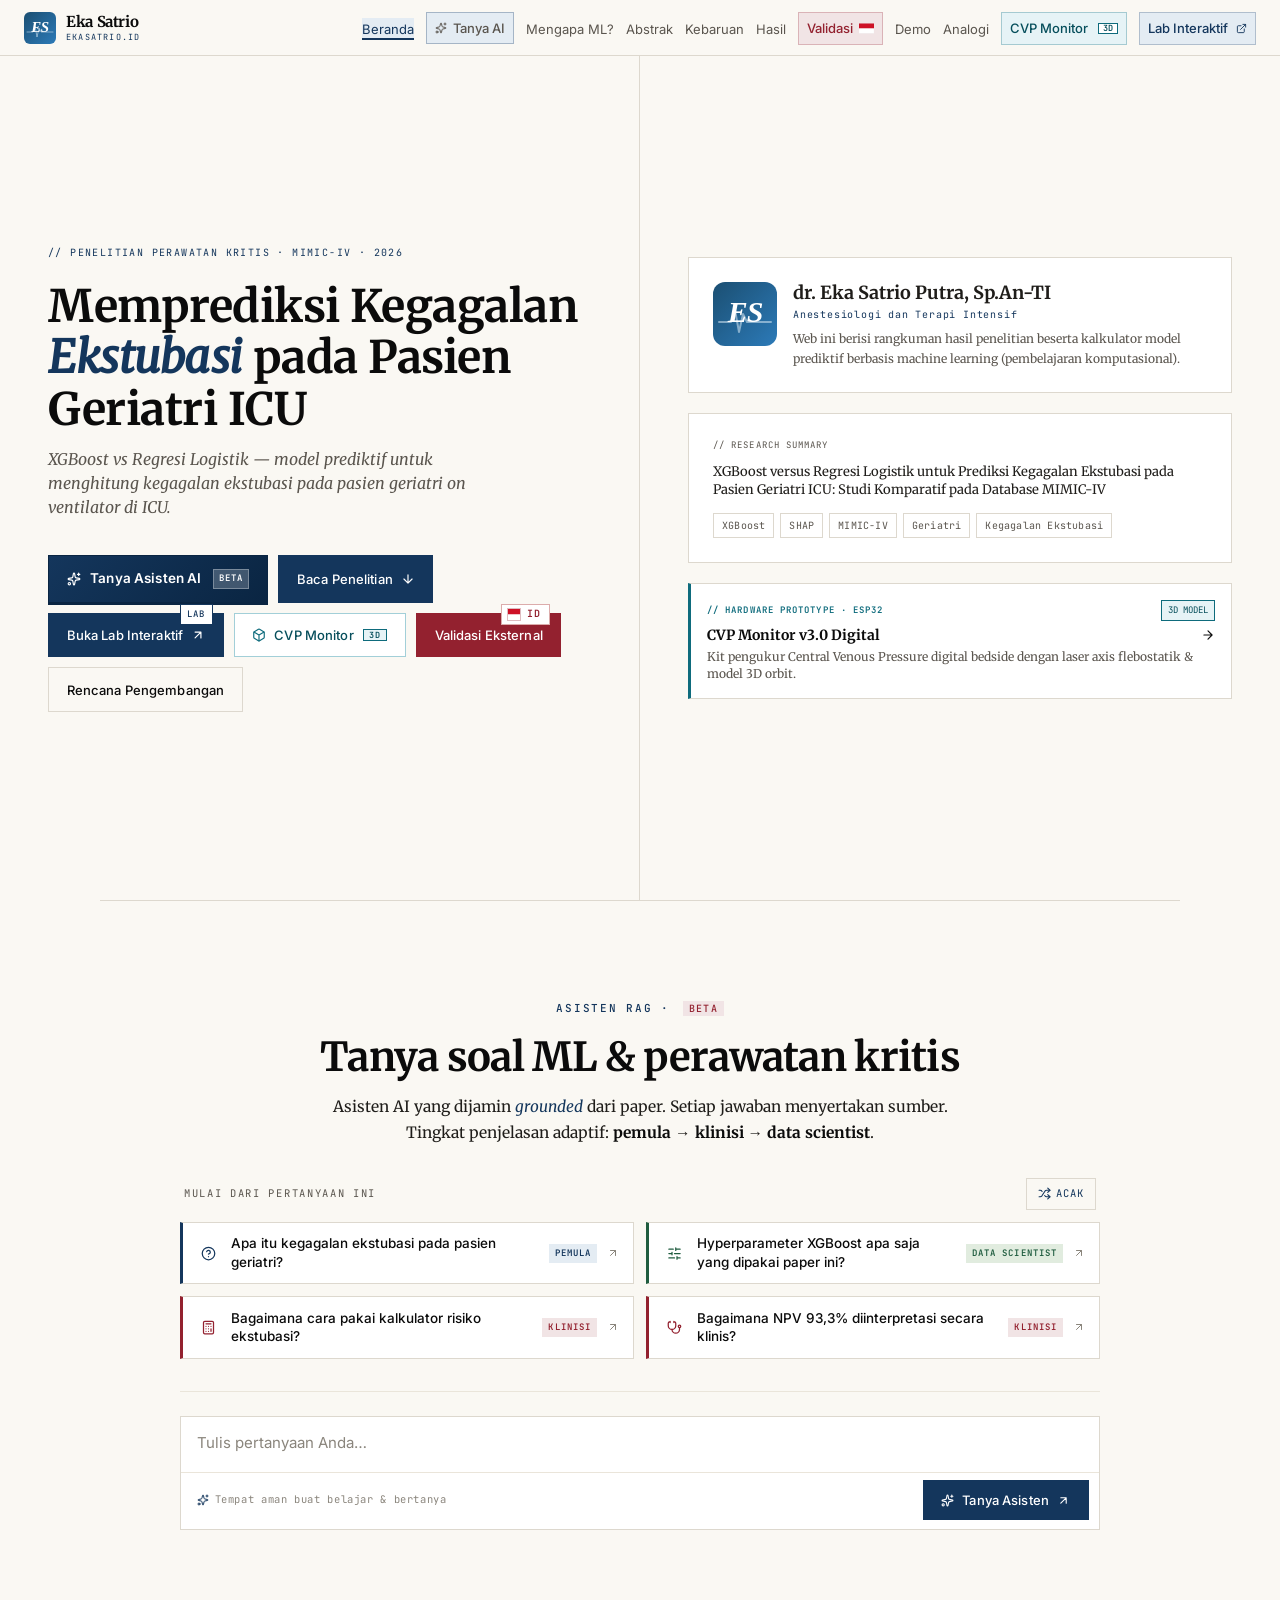
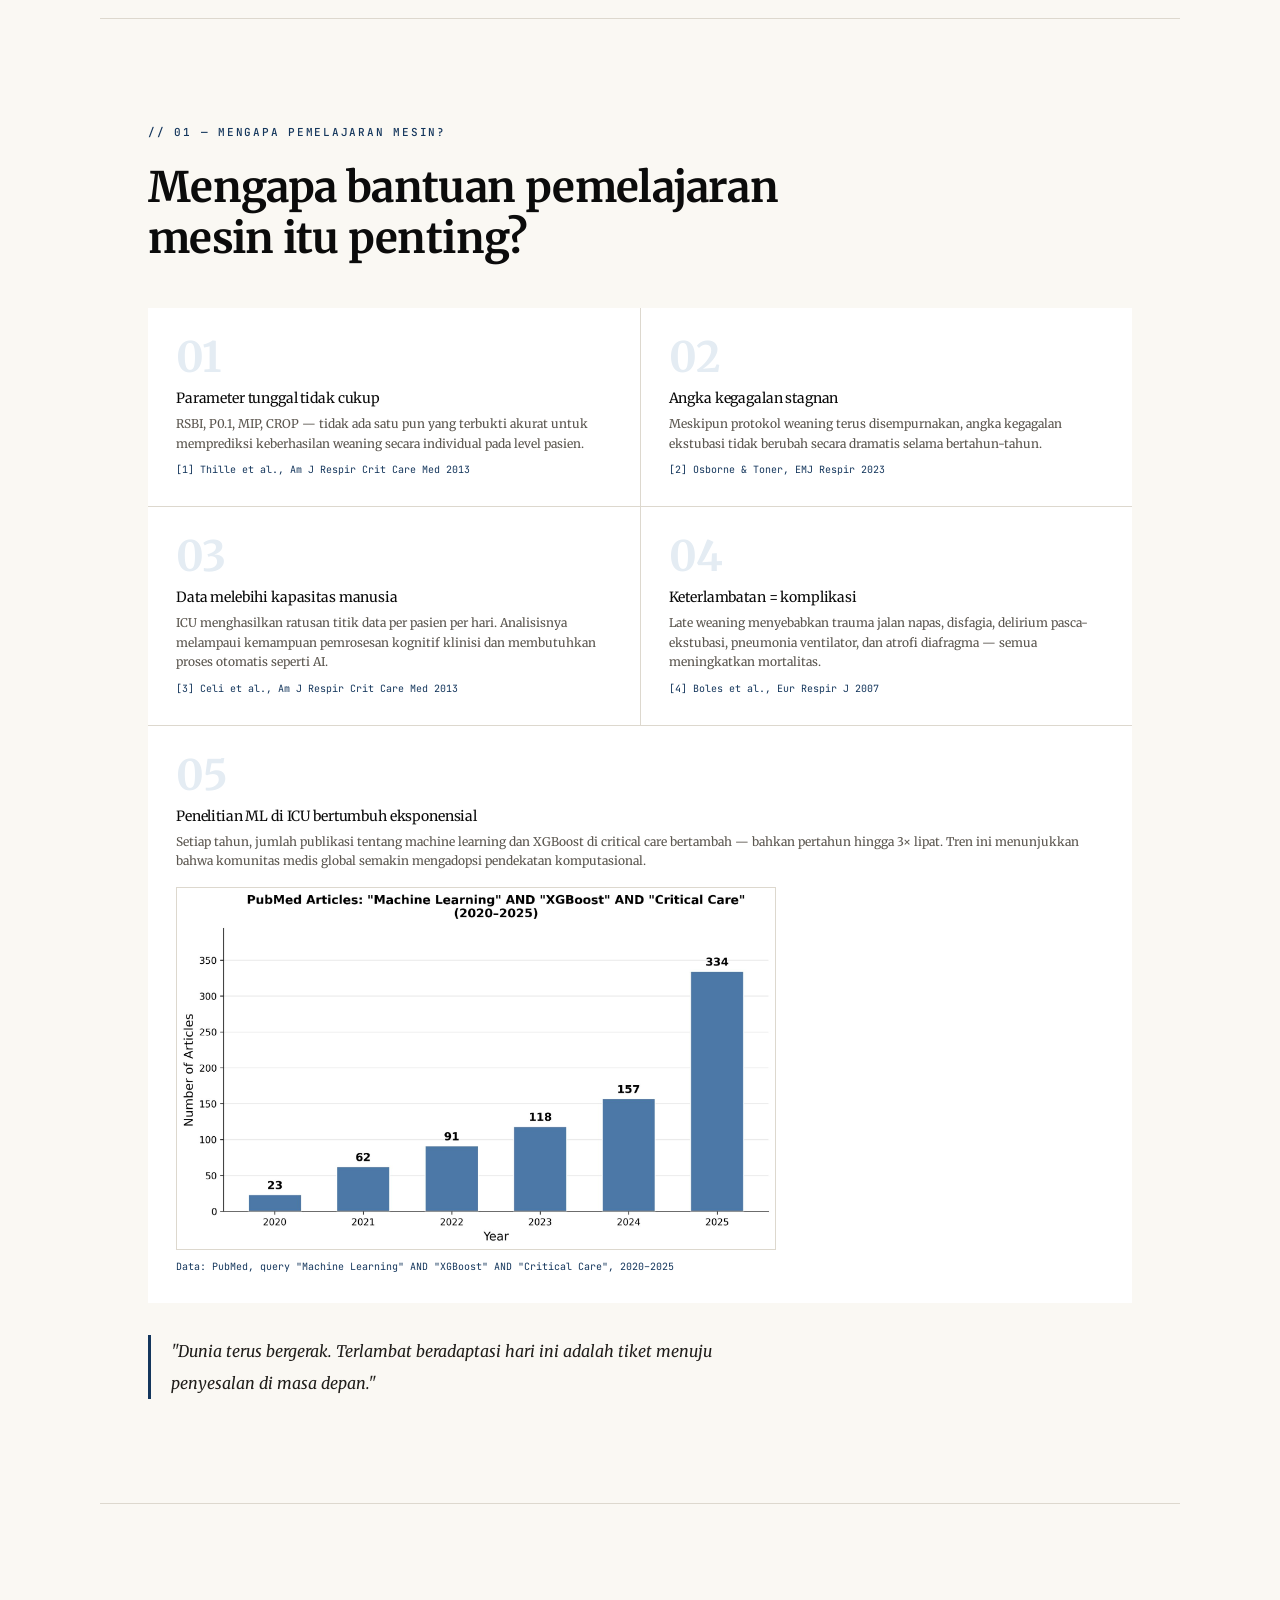
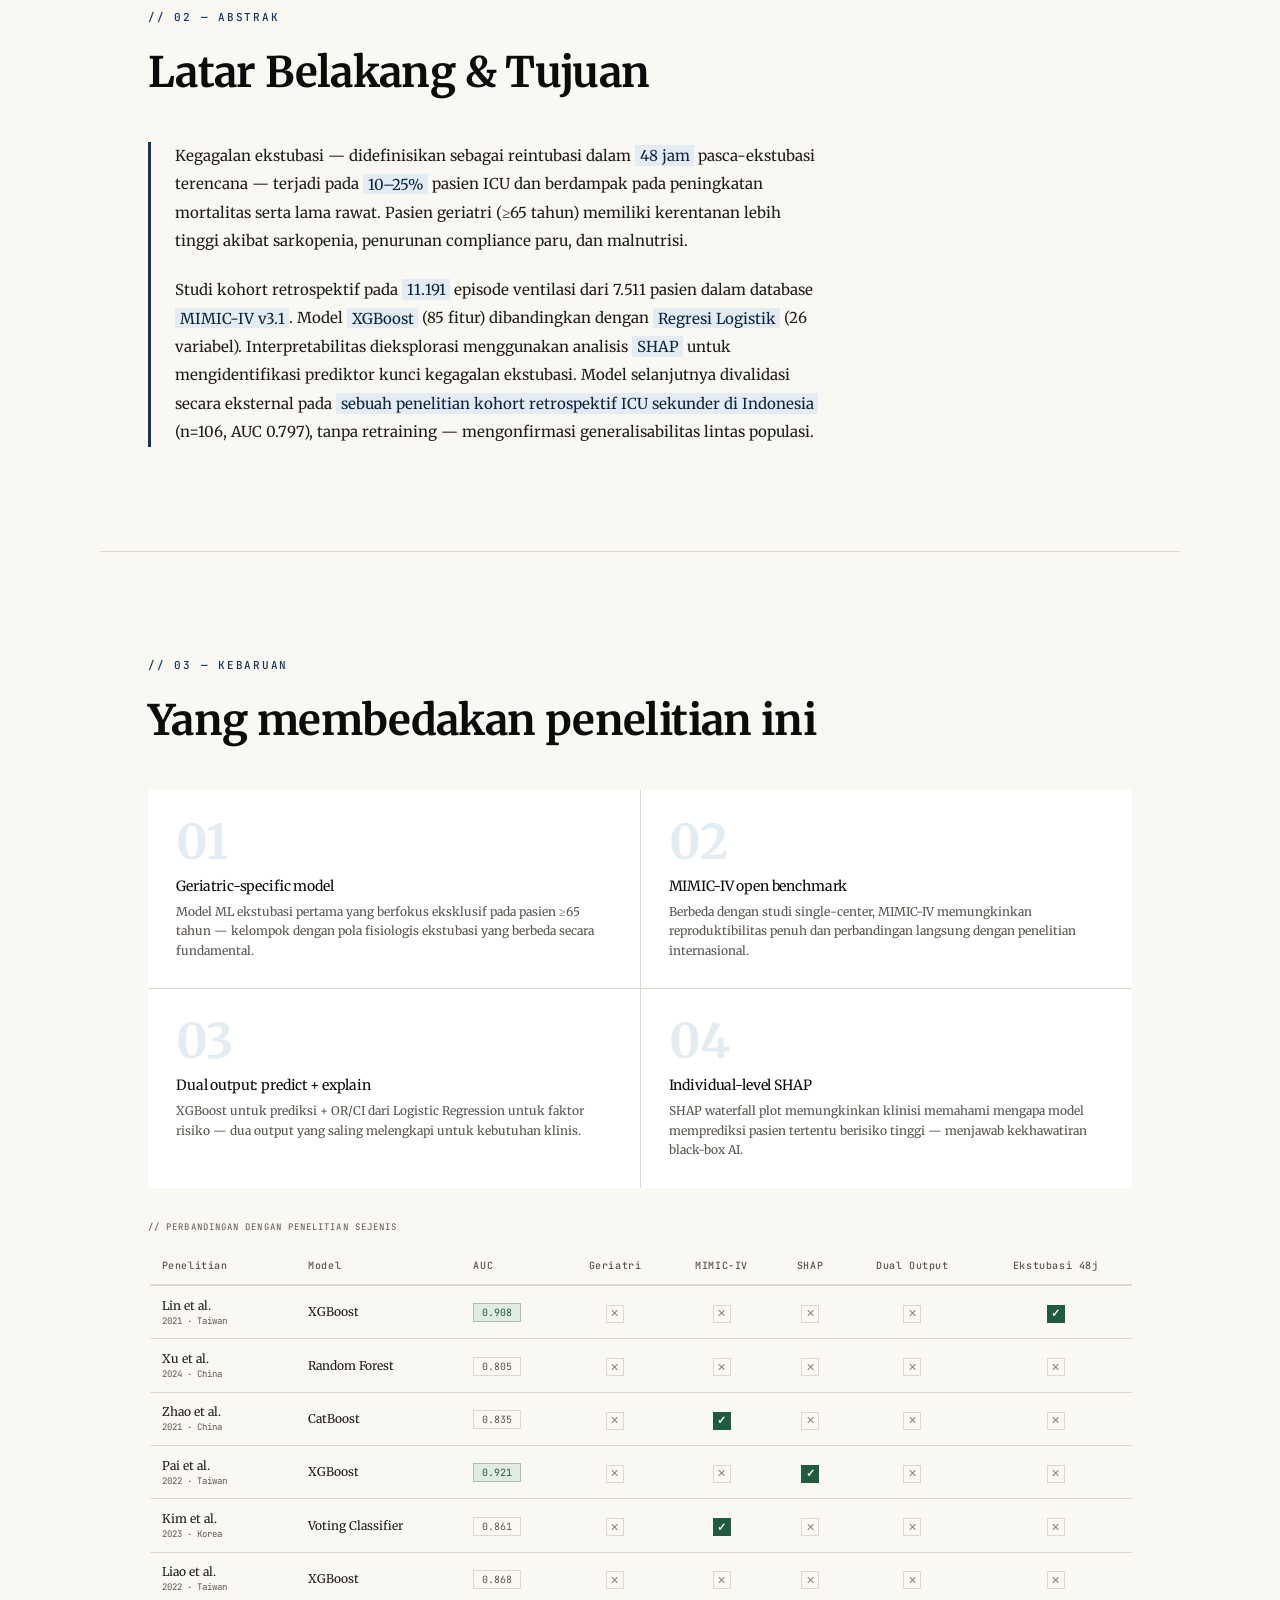
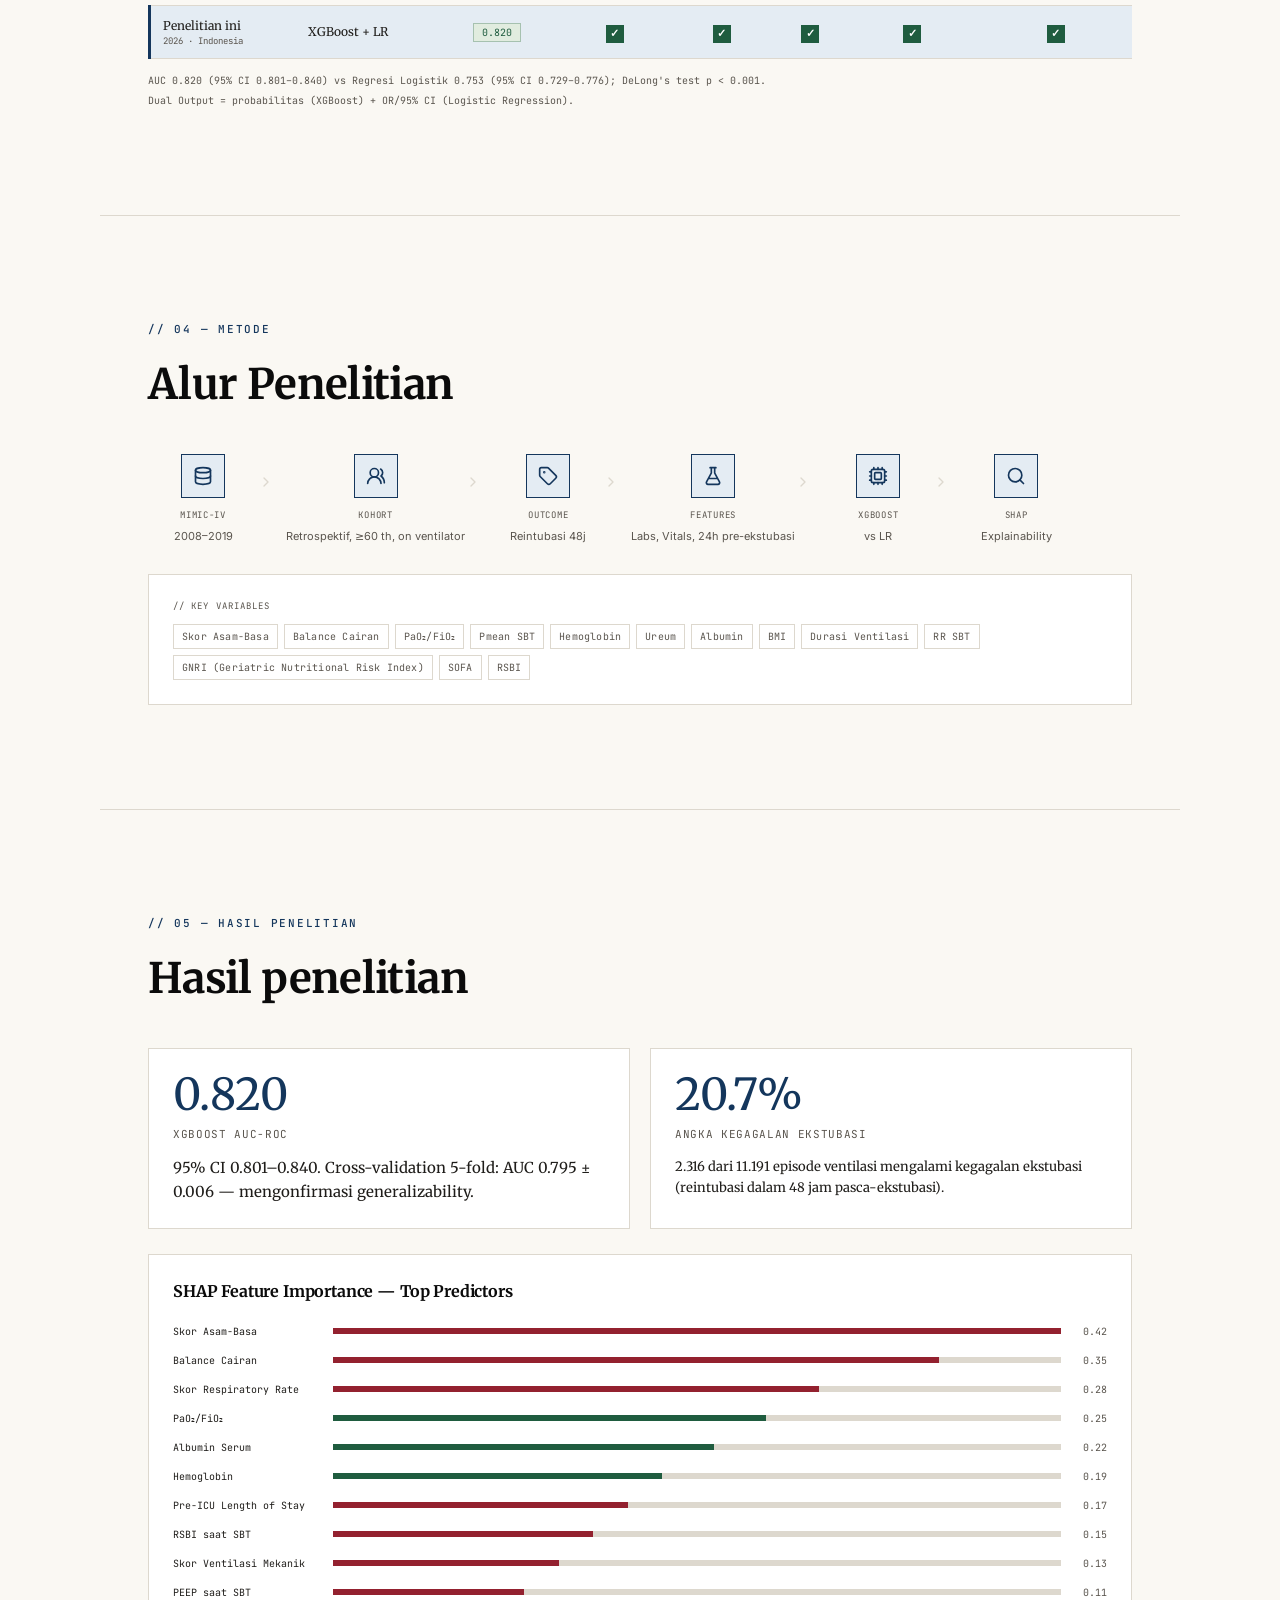
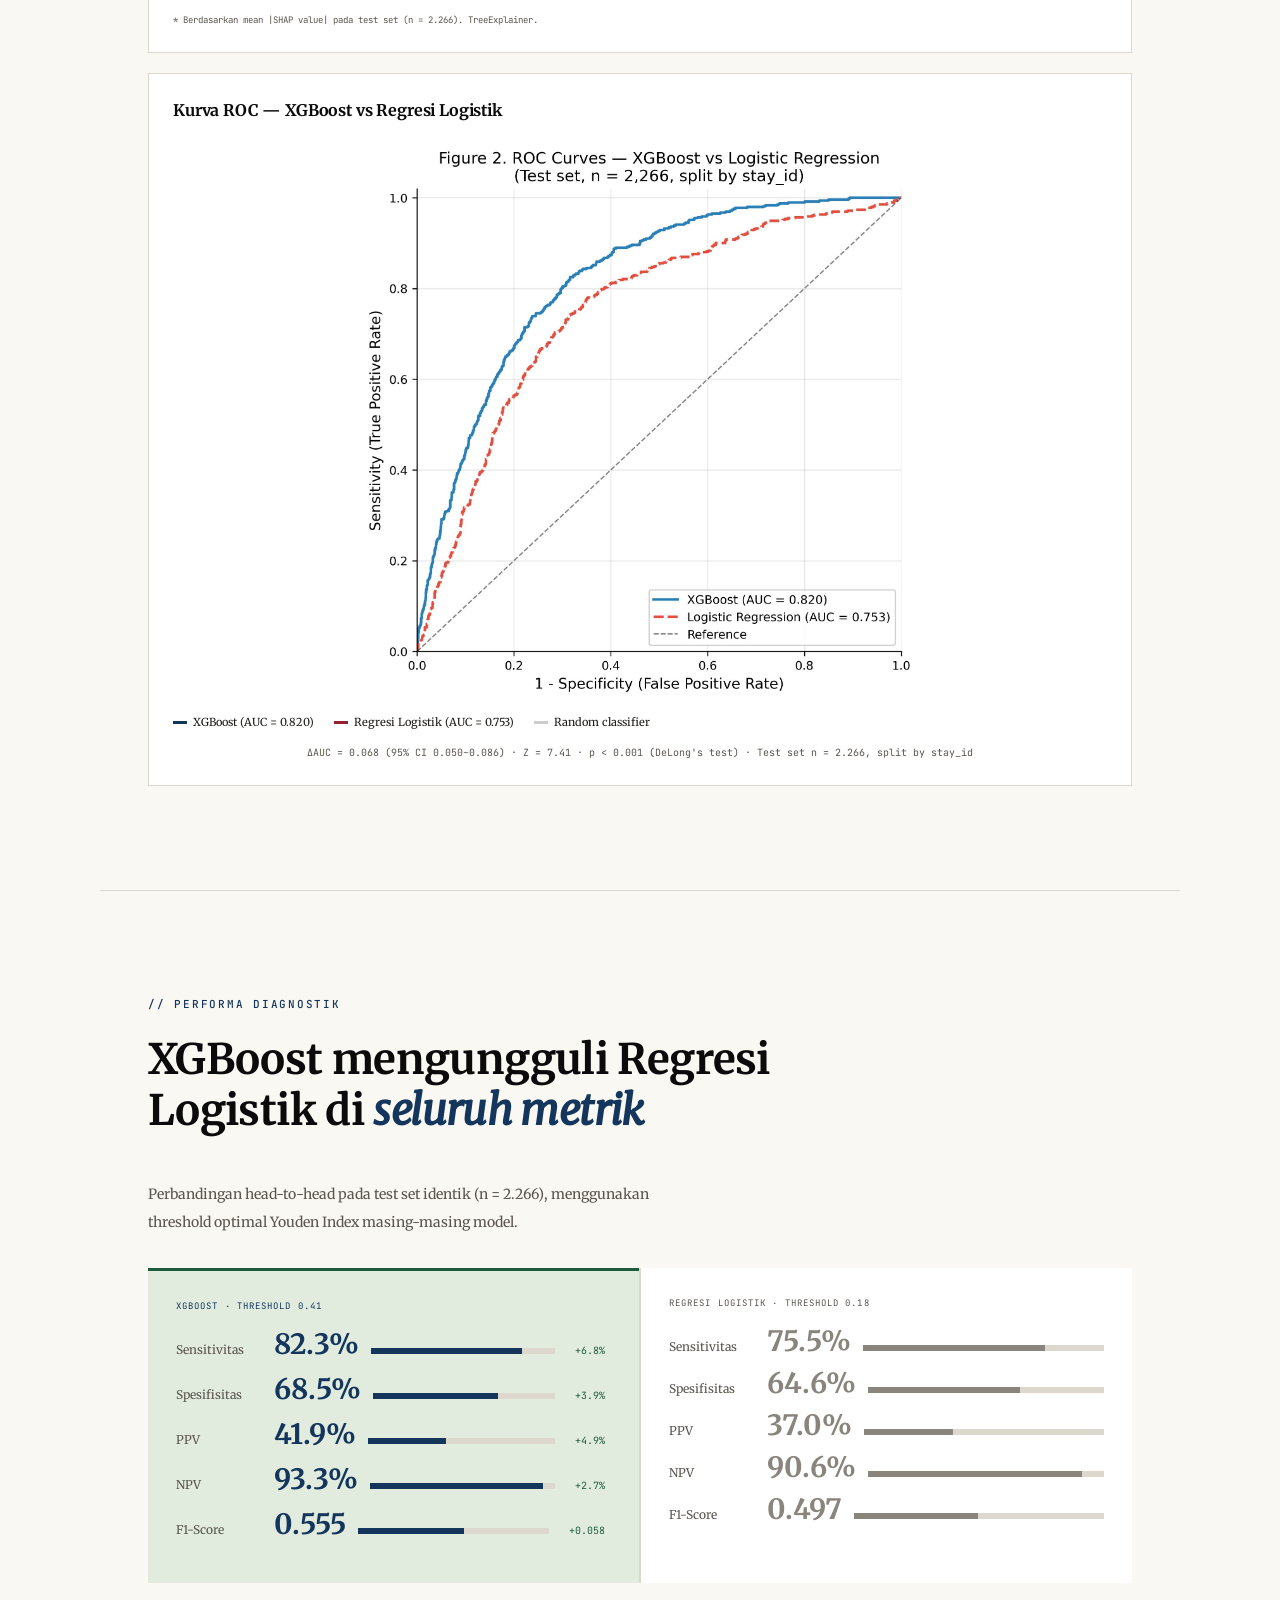
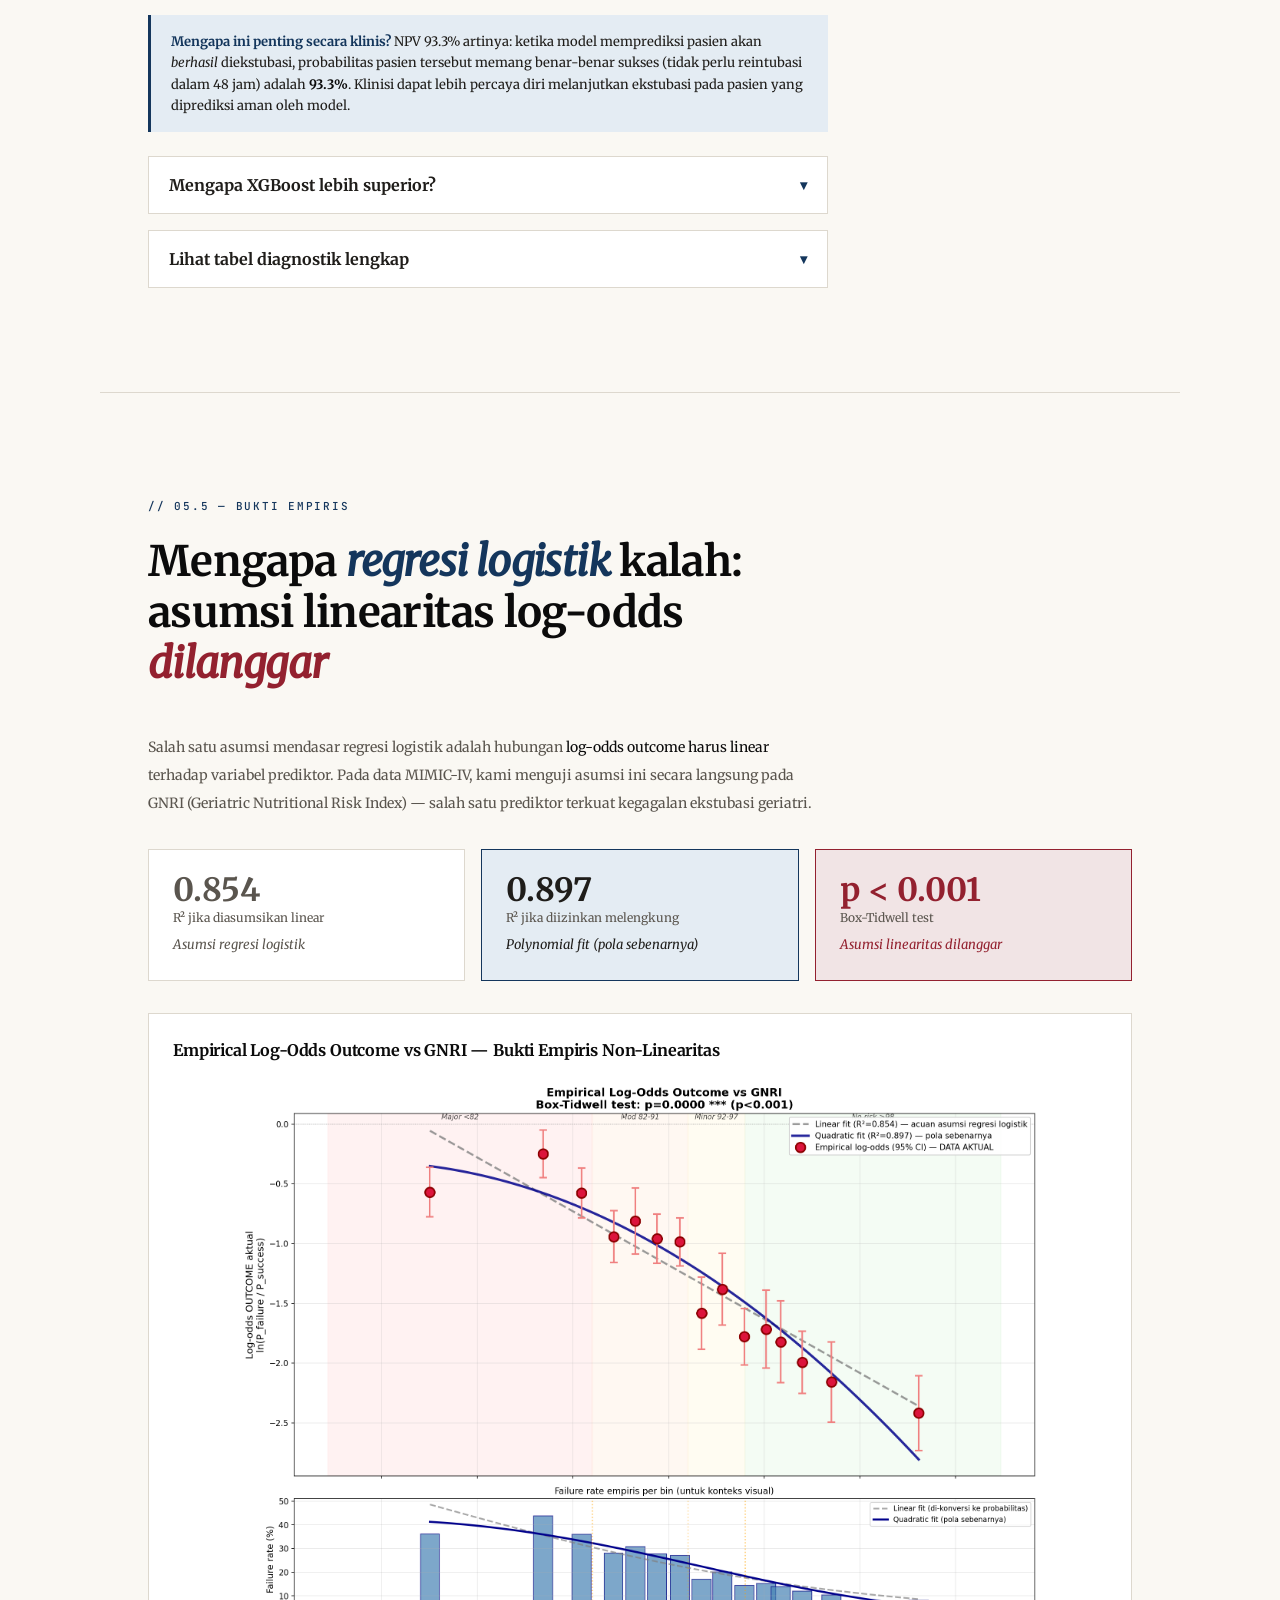
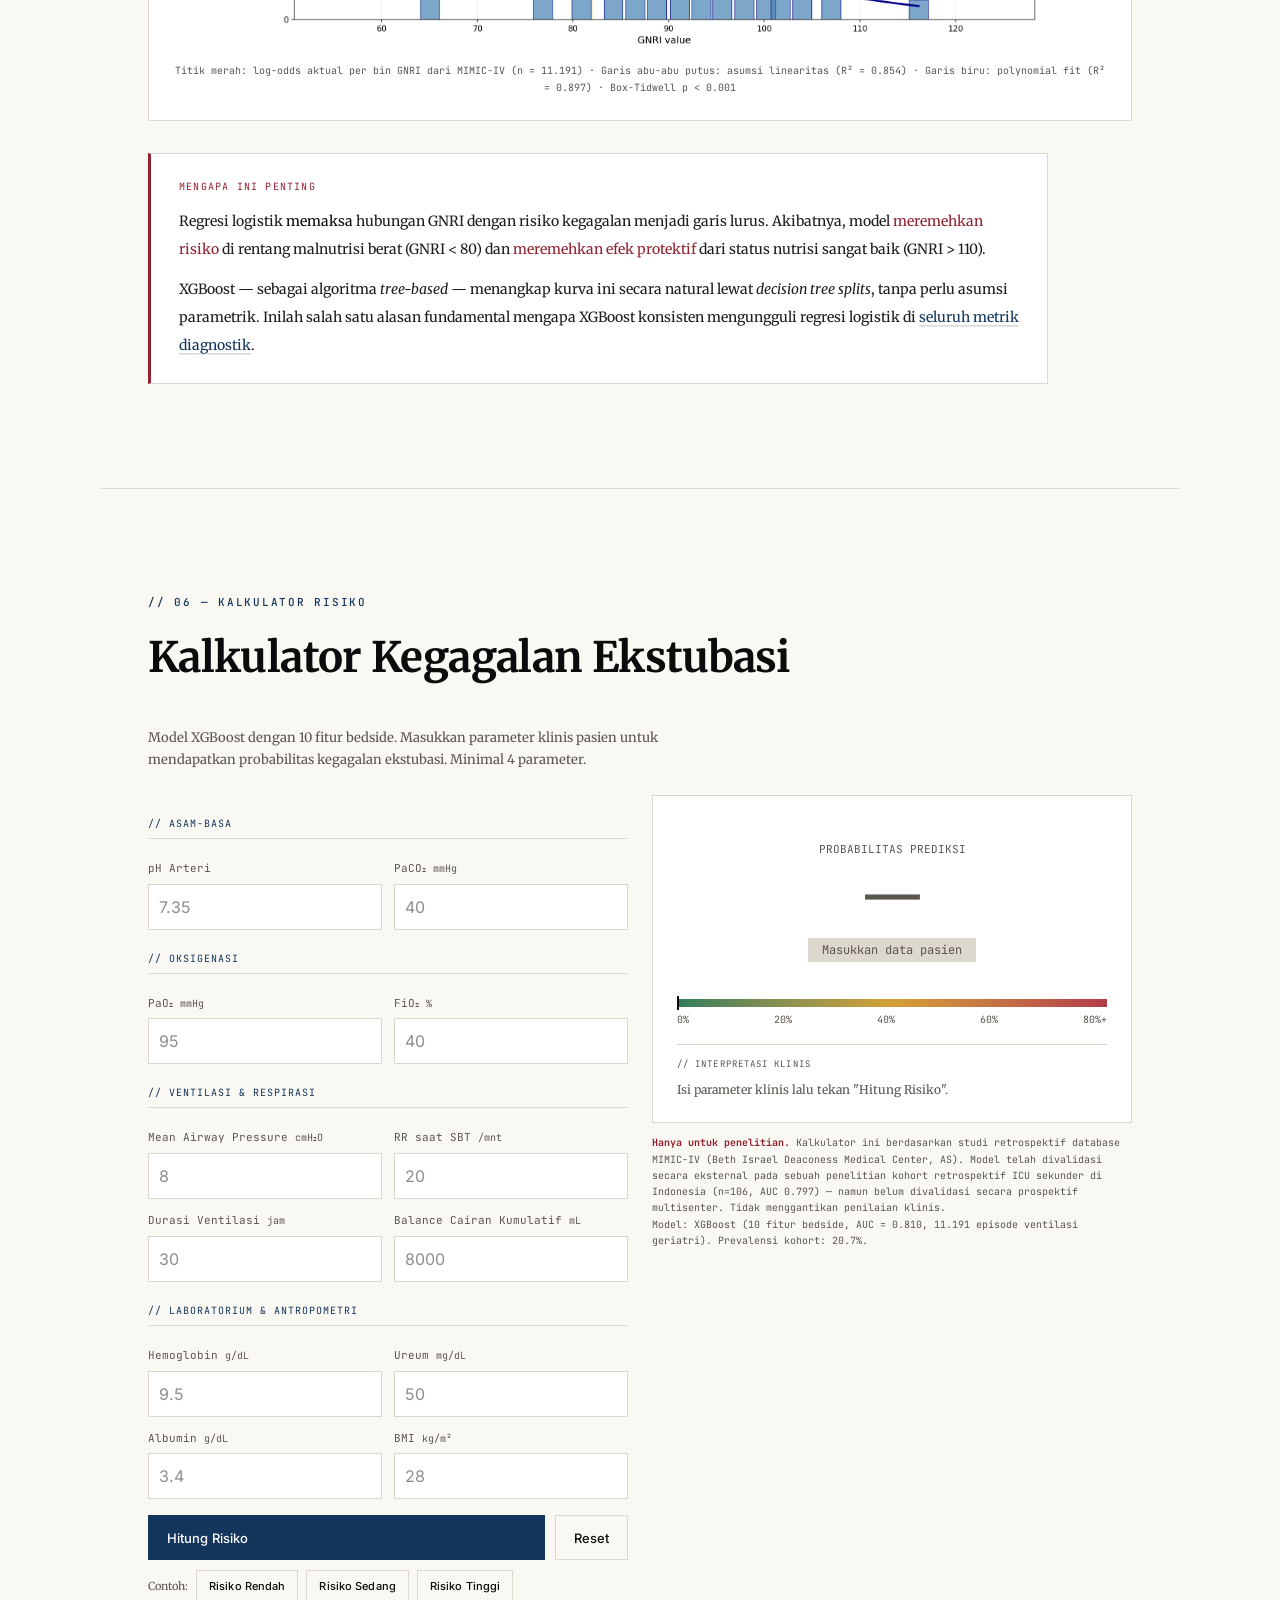
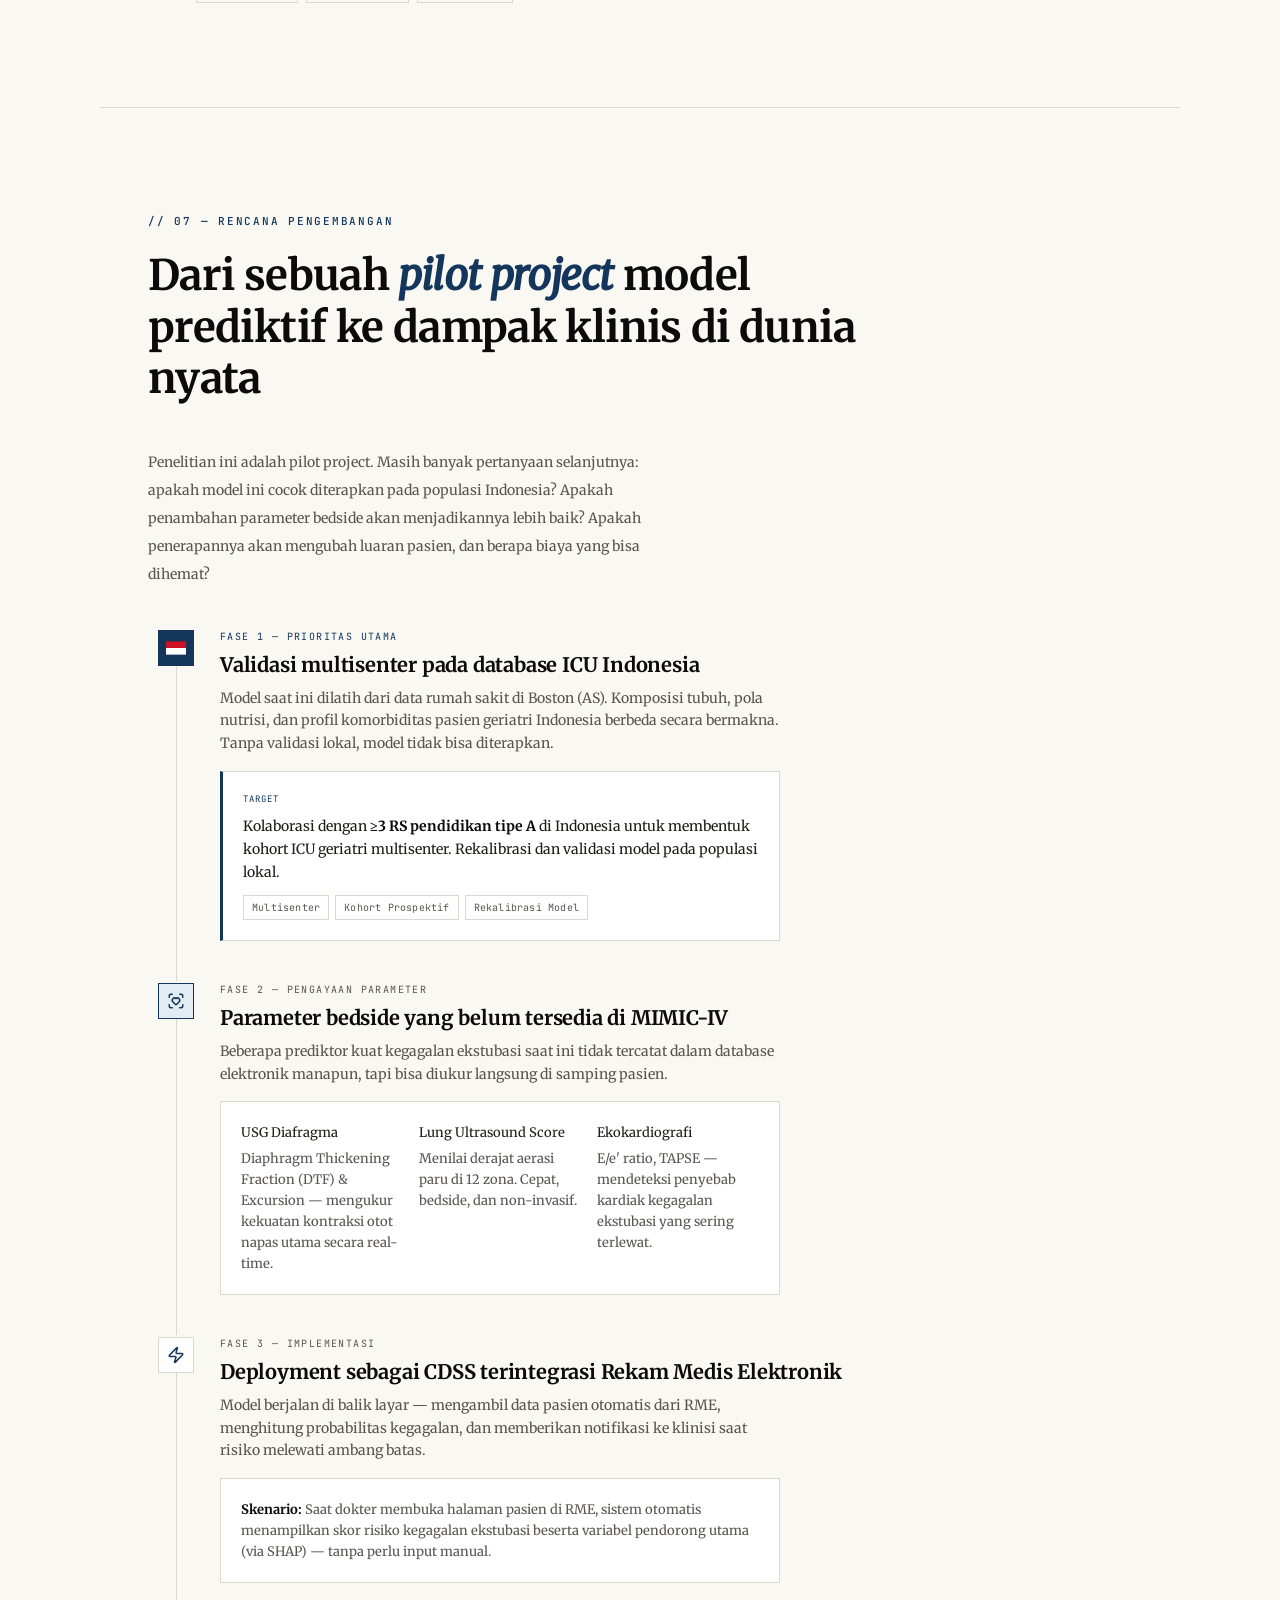
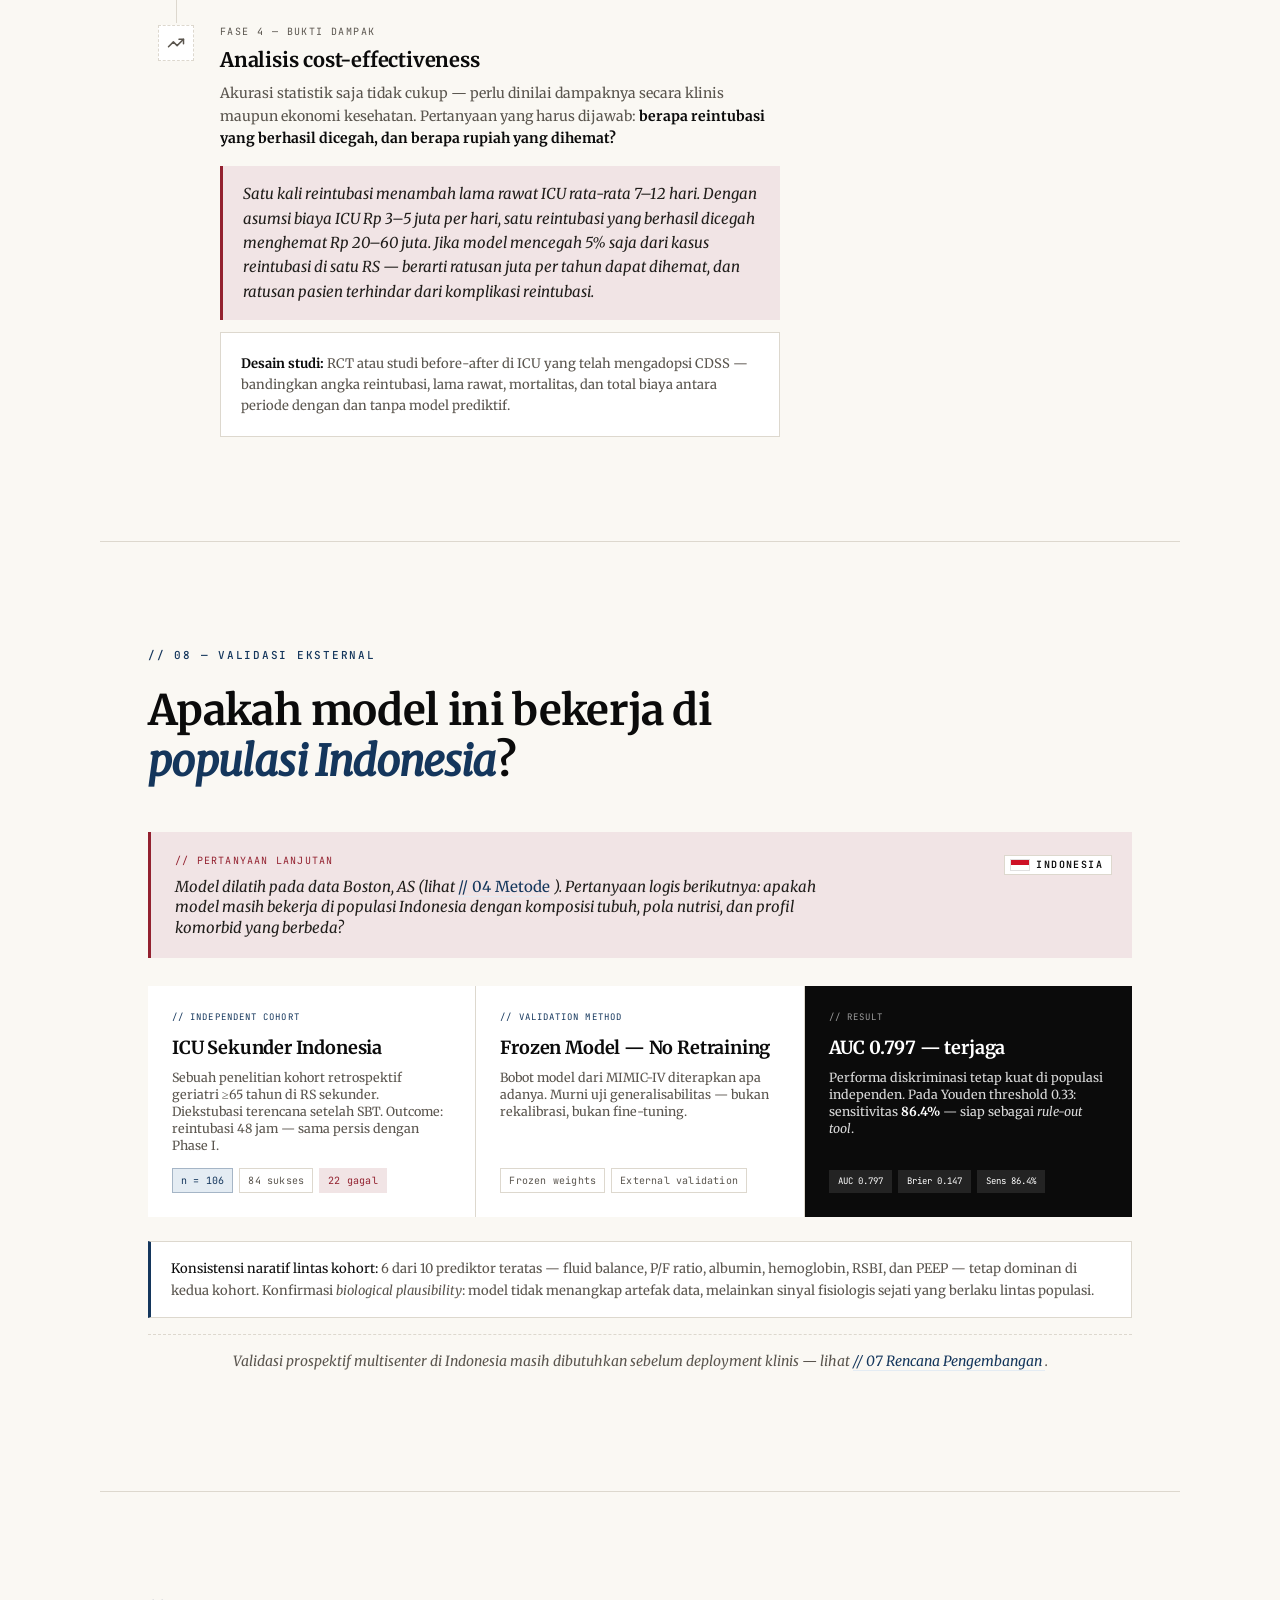
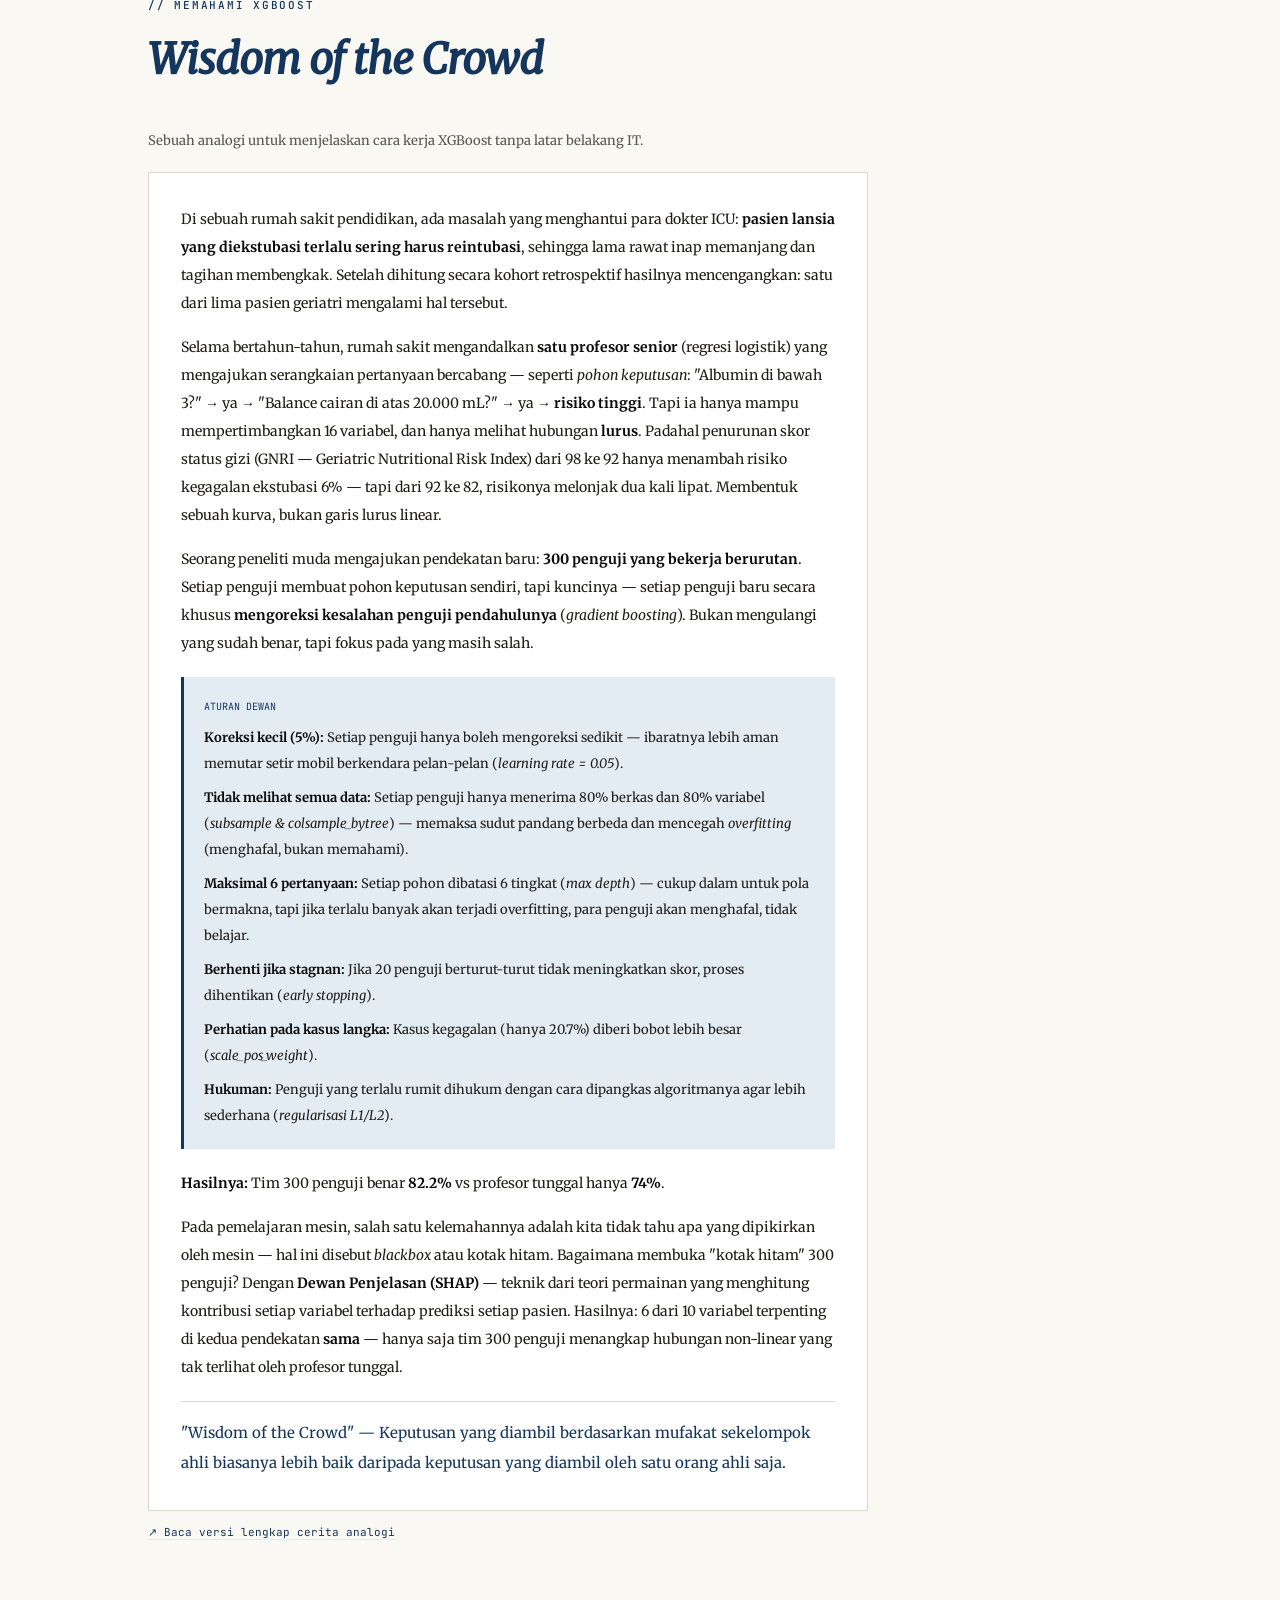
<file: index.html>
<!DOCTYPE html><html lang="id"> <head><meta charset="UTF-8"><meta name="viewport" content="width=device-width, initial-scale=1, viewport-fit=cover"><meta http-equiv="X-UA-Compatible" content="IE=edge"><title>dr. Eka Satrio Putra, Sp.An-TI — Prediksi Kegagalan Ekstubasi</title><meta name="description" content="Riset machine learning (XGBoost) untuk prediksi kegagalan ekstubasi pasien ICU di Indonesia oleh dr. Eka Satrio Putra, Sp.An-TI. Workflow, hasil, dan simulator interaktif berbasis 12 parameter klinis."><meta name="author" content="dr. Eka Satrio Putra, Sp.An-TI"><meta name="keywords" content="ekstubasi, prediksi kegagalan ekstubasi, XGBoost ICU, machine learning anestesi, dr. Eka Satrio Putra, Sp.An-TI, kedokteran intensif Indonesia, extubation failure prediction"><meta name="theme-color" content="#1B4F72"><meta name="color-scheme" content="light"><meta name="generator" content="Astro v6.3.1"><link rel="canonical" href="https://ekasatrio.id/"><link rel="alternate" hreflang="id" href="https://ekasatrio.id/"><link rel="alternate" hreflang="x-default" href="https://ekasatrio.id/"><meta property="og:type" content="article"><meta property="og:title" content="dr. Eka Satrio Putra, Sp.An-TI — Prediksi Kegagalan Ekstubasi"><meta property="og:description" content="Riset machine learning (XGBoost) untuk prediksi kegagalan ekstubasi pasien ICU di Indonesia oleh dr. Eka Satrio Putra, Sp.An-TI. Workflow, hasil, dan simulator interaktif berbasis 12 parameter klinis."><meta property="og:url" content="https://ekasatrio.id/"><meta property="og:site_name" content="Eka Satrio"><meta property="og:image" content="https://ekasatrio.id/og-image.png"><meta property="og:image:alt" content="dr. Eka Satrio Putra, Sp.An-TI — Prediksi Kegagalan Ekstubasi"><meta property="og:locale" content="id_ID"><meta name="twitter:card" content="summary_large_image"><meta name="twitter:title" content="dr. Eka Satrio Putra, Sp.An-TI — Prediksi Kegagalan Ekstubasi"><meta name="twitter:description" content="Riset machine learning (XGBoost) untuk prediksi kegagalan ekstubasi pasien ICU di Indonesia oleh dr. Eka Satrio Putra, Sp.An-TI. Workflow, hasil, dan simulator interaktif berbasis 12 parameter klinis."><meta name="twitter:image" content="https://ekasatrio.id/og-image.png"><link rel="icon" href="/favicon.svg" type="image/svg+xml"><link rel="icon" href="/favicon.ico" sizes="32x32"><link rel="apple-touch-icon" href="/apple-touch-icon.png"><link rel="manifest" href="/site.webmanifest"><link rel="mask-icon" href="/favicon.svg" color="#1B4F72"><script type="application/ld+json">{"@context":"https://schema.org","@type":"Person","name":"dr. Eka Satrio Putra, Sp.An-TI","jobTitle":"Konsultan Anestesiologi & Terapi Intensif","email":"mailto:ekasatrio@gmail.com","url":"https://ekasatrio.id","knowsAbout":["Anesthesiology","Intensive Care","Machine Learning in Medicine","Extubation Failure Prediction","XGBoost"]}</script><script type="application/ld+json">{"@context":"https://schema.org","@type":"WebSite","name":"dr. Eka Satrio Putra, Sp.An-TI","url":"https://ekasatrio.id","inLanguage":"id","description":"Riset machine learning (XGBoost) untuk prediksi kegagalan ekstubasi pasien ICU di Indonesia oleh dr. Eka Satrio Putra, Sp.An-TI. Workflow, hasil, dan simulator interaktif berbasis 12 parameter klinis."}</script><script type="application/ld+json">{"@context":"https://schema.org","@type":"ScholarlyArticle","headline":"XGBoost versus Regresi Logistik untuk Prediksi Kegagalan Ekstubasi pada Pasien Geriatri ICU","inLanguage":"id","author":{"@type":"Person","name":"dr. Eka Satrio Putra, Sp.An-TI","jobTitle":"Konsultan Anestesiologi & Terapi Intensif"},"about":["Extubation failure","XGBoost","MIMIC-IV","Geriatric ICU","SHAP"],"isAccessibleForFree":true,"keywords":"extubation failure, XGBoost, MIMIC-IV, geriatric ICU, machine learning, SHAP, Indonesia"}</script><link rel="stylesheet" href="/a/BaseLayout.Z-NM3TB2.css">
<link rel="stylesheet" href="/a/Lightbox.DJwYR2rt.css">
<link rel="stylesheet" href="/a/index.rTVrZI_6.css"><script type="module" src="/a/page.DubX8lW0.js"></script></head> <body> <script>
      // Apply saved font-size scale to :root before paint (no flash on reload).
      try {
        var s = parseFloat(localStorage.getItem('ekasatrio:fs-scale'));
        if (s >= 0.9 && s <= 1.4) {
          document.documentElement.style.setProperty('--fs-scale', String(s));
        }
      } catch (e) {}
    </script> <a href="#main" class="sr-only focus:not-sr-only focus:fixed focus:top-3 focus:left-3 focus:z-50 focus:bg-[color:var(--color-accent)] focus:text-white focus:px-3 focus:py-2 focus:text-xs">
Lewati ke konten utama
</a> <nav class="fixed top-0 inset-x-0 z-40 h-14 flex items-center justify-between gap-4 px-4 md:px-6
         bg-[color:var(--color-bg)]/95 backdrop-blur-md border-b border-[color:var(--color-line)]" aria-label="Navigasi utama" data-astro-cid-4lunwx2e> <a href="/" class="flex items-center gap-2.5 no-underline shrink-0 group" aria-label="ekasatrio.id — beranda" data-astro-cid-4lunwx2e> <img src="/favicon.svg" alt="" width="32" height="32" class="block shrink-0" aria-hidden="true" data-astro-cid-4lunwx2e> <span class="flex flex-col leading-tight" data-astro-cid-4lunwx2e> <span class="font-serif text-[15px] font-bold text-[color:var(--color-ink)] tracking-tight" data-astro-cid-4lunwx2e>
Eka Satrio
</span> <span class="font-mono text-[8.5px] tracking-[0.14em] uppercase text-[color:var(--color-accent)]" data-astro-cid-4lunwx2e>
ekasatrio.id
</span> </span> </a> <ul class="hidden lg:flex items-center gap-3 list-none m-0 p-0" data-astro-cid-4lunwx2e> <li data-astro-cid-4lunwx2e> <a href="/" data-nav-link data-nav-target="/" aria-current="page" class="nav-link font-sans text-[13px] text-[color:var(--color-muted)] hover:text-[color:var(--color-ink)] transition-colors no-underline inline-flex items-center gap-1.5 is-active" data-astro-cid-4lunwx2e>  Beranda   </a> </li><li data-astro-cid-4lunwx2e> <a href="/#asisten" data-nav-link data-nav-target="asisten" class="nav-link font-sans text-[13px] text-[color:var(--color-muted)] hover:text-[color:var(--color-ink)] transition-colors no-underline inline-flex items-center gap-1.5 nav-link--asisten px-2 py-1 border border-[color:var(--color-accent)]/30 bg-[color:var(--color-accent-soft)] text-[color:var(--color-accent)] font-medium hover:text-[color:var(--color-accent-dark)]" data-astro-cid-4lunwx2e> <svg width="12" height="12" stroke-width="2" class="inline-block align-[-1px]" data-astro-cid-4lunwx2e="true" data-icon="lucide:sparkles">   <symbol id="ai:lucide:sparkles" viewBox="0 0 24 24"><g fill="none" stroke="currentColor" stroke-linecap="round" stroke-linejoin="round" stroke-width="2"><path d="M11.017 2.814a1 1 0 0 1 1.966 0l1.051 5.558a2 2 0 0 0 1.594 1.594l5.558 1.051a1 1 0 0 1 0 1.966l-5.558 1.051a2 2 0 0 0-1.594 1.594l-1.051 5.558a1 1 0 0 1-1.966 0l-1.051-5.558a2 2 0 0 0-1.594-1.594l-5.558-1.051a1 1 0 0 1 0-1.966l5.558-1.051a2 2 0 0 0 1.594-1.594zM20 2v4m2-2h-4"/><circle cx="4" cy="20" r="2"/></g></symbol><use href="#ai:lucide:sparkles"></use>  </svg> Tanya AI   </a> </li><li data-astro-cid-4lunwx2e> <a href="/#why" data-nav-link data-nav-target="why" class="nav-link font-sans text-[13px] text-[color:var(--color-muted)] hover:text-[color:var(--color-ink)] transition-colors no-underline inline-flex items-center gap-1.5" data-astro-cid-4lunwx2e>  Mengapa ML?   </a> </li><li data-astro-cid-4lunwx2e> <a href="/#abstract" data-nav-link data-nav-target="abstract" class="nav-link font-sans text-[13px] text-[color:var(--color-muted)] hover:text-[color:var(--color-ink)] transition-colors no-underline inline-flex items-center gap-1.5" data-astro-cid-4lunwx2e>  Abstrak   </a> </li><li data-astro-cid-4lunwx2e> <a href="/#novelty" data-nav-link data-nav-target="novelty" class="nav-link font-sans text-[13px] text-[color:var(--color-muted)] hover:text-[color:var(--color-ink)] transition-colors no-underline inline-flex items-center gap-1.5" data-astro-cid-4lunwx2e>  Kebaruan   </a> </li><li data-astro-cid-4lunwx2e> <a href="/#results" data-nav-link data-nav-target="results" class="nav-link font-sans text-[13px] text-[color:var(--color-muted)] hover:text-[color:var(--color-ink)] transition-colors no-underline inline-flex items-center gap-1.5" data-astro-cid-4lunwx2e>  Hasil   </a> </li><li data-astro-cid-4lunwx2e> <a href="/#validasi" data-nav-link data-nav-target="validasi" class="nav-link font-sans text-[13px] text-[color:var(--color-muted)] hover:text-[color:var(--color-ink)] transition-colors no-underline inline-flex items-center gap-1.5 nav-link--validasi px-2 py-1 border border-[color:var(--color-warn)]/25 bg-[color:var(--color-warn-soft)] text-[color:var(--color-warn)] font-medium hover:text-[color:var(--color-warn)]" data-astro-cid-4lunwx2e>  Validasi <svg xmlns="http://www.w3.org/2000/svg" width="15" height="15" viewBox="0 0 24 16" role="img" aria-label="Indonesia" class="align-middle" data-astro-cid-bv4np6iu><rect width="24" height="8" fill="#CE1126" data-astro-cid-bv4np6iu></rect><rect y="8" width="24" height="8" fill="#FFFFFF" data-astro-cid-bv4np6iu></rect><rect width="24" height="16" fill="none" stroke="rgba(0,0,0,0.08)" stroke-width="0.5" data-astro-cid-bv4np6iu></rect></svg>  </a> </li><li data-astro-cid-4lunwx2e> <a href="/#simulator" data-nav-link data-nav-target="simulator" class="nav-link font-sans text-[13px] text-[color:var(--color-muted)] hover:text-[color:var(--color-ink)] transition-colors no-underline inline-flex items-center gap-1.5" data-astro-cid-4lunwx2e>  Demo   </a> </li><li data-astro-cid-4lunwx2e> <a href="/docs/analogi" data-nav-link data-nav-target="/docs/analogi" class="nav-link font-sans text-[13px] text-[color:var(--color-muted)] hover:text-[color:var(--color-ink)] transition-colors no-underline inline-flex items-center gap-1.5" data-astro-cid-4lunwx2e>  Analogi   </a> </li><li data-astro-cid-4lunwx2e> <a href="/cvp-monitor" data-nav-link data-nav-target="/cvp-monitor" class="nav-link font-sans text-[13px] text-[color:var(--color-muted)] hover:text-[color:var(--color-ink)] transition-colors no-underline inline-flex items-center gap-1.5 nav-link--cvp px-2 py-1 border border-[color:var(--color-cvp)]/30 bg-[color:var(--color-cvp-soft)] text-[color:var(--color-cvp-dark)] font-medium hover:text-[color:var(--color-cvp-dark)]" data-astro-cid-4lunwx2e>  CVP Monitor  <span class="font-mono text-[8.5px] px-1 py-0.2 bg-[color:var(--color-surface)] border border-[color:var(--color-cvp)] text-[color:var(--color-cvp-dark)] ml-1 font-semibold leading-none" data-astro-cid-4lunwx2e>3D</span> </a> </li> <li data-astro-cid-4lunwx2e> <a href="https://xgboost.lab.ekasatrio.id" target="_blank" rel="noopener noreferrer" class="nav-link nav-link--lab font-sans text-[13px] text-[color:var(--color-accent)] font-medium no-underline transition-colors hover:text-[color:var(--color-accent-dark)] inline-flex items-center gap-1.5 px-2 py-1 border border-[color:var(--color-accent)]/25 bg-[color:var(--color-accent-soft)]" data-astro-cid-4lunwx2e>
Lab Interaktif <svg width="11" height="11" stroke-width="2" class="inline-block ml-0.5 align-[-1px]" data-astro-cid-4lunwx2e="true" data-icon="lucide:external-link">   <symbol id="ai:lucide:external-link" viewBox="0 0 24 24"><path fill="none" stroke="currentColor" stroke-linecap="round" stroke-linejoin="round" stroke-width="2" d="M15 3h6v6m-11 5L21 3m-3 10v6a2 2 0 0 1-2 2H5a2 2 0 0 1-2-2V8a2 2 0 0 1 2-2h6"/></symbol><use href="#ai:lucide:external-link"></use>  </svg> </a> </li> </ul> <button type="button" id="navHam" aria-label="Buka menu" aria-controls="mobMenu" aria-expanded="false" class="lg:hidden flex flex-col gap-[5px] cursor-pointer p-1 bg-transparent border-0" data-astro-cid-4lunwx2e> <span class="block w-[22px] h-[2px] bg-[color:var(--color-ink)] transition-all" data-astro-cid-4lunwx2e></span> <span class="block w-[22px] h-[2px] bg-[color:var(--color-ink)] transition-all" data-astro-cid-4lunwx2e></span> <span class="block w-[22px] h-[2px] bg-[color:var(--color-ink)] transition-all" data-astro-cid-4lunwx2e></span> </button> </nav> <div id="mobMenu" class="lg:hidden fixed top-14 inset-x-0 bg-[color:var(--color-bg)] border-b border-[color:var(--color-line)] px-5 py-4 z-30 hidden flex-col" role="region" aria-label="Menu seluler" data-astro-cid-4lunwx2e> <a href="/" data-nav-link data-nav-target="/" aria-current="page" class="nav-link block py-3 font-sans text-sm text-[color:var(--color-ink)] no-underline border-b border-[color:var(--color-line)] flex items-center gap-2 is-active" data-astro-cid-4lunwx2e>  <span data-astro-cid-4lunwx2e>Beranda</span>   </a><a href="/#asisten" data-nav-link data-nav-target="asisten" class="nav-link block py-3 font-sans text-sm text-[color:var(--color-ink)] no-underline border-b border-[color:var(--color-line)] flex items-center gap-2 nav-link--asisten text-[color:var(--color-accent)] font-medium bg-[color:var(--color-accent-soft)] px-3 -mx-3 border-l-2 border-l-[color:var(--color-accent)]" data-astro-cid-4lunwx2e> <svg width="14" height="14" viewBox="0 0 24 24" stroke-width="2" data-astro-cid-4lunwx2e="true" data-icon="lucide:sparkles">   <use href="#ai:lucide:sparkles"></use>  </svg> <span data-astro-cid-4lunwx2e>Tanya AI</span>   </a><a href="/#why" data-nav-link data-nav-target="why" class="nav-link block py-3 font-sans text-sm text-[color:var(--color-ink)] no-underline border-b border-[color:var(--color-line)] flex items-center gap-2" data-astro-cid-4lunwx2e>  <span data-astro-cid-4lunwx2e>Mengapa ML?</span>   </a><a href="/#abstract" data-nav-link data-nav-target="abstract" class="nav-link block py-3 font-sans text-sm text-[color:var(--color-ink)] no-underline border-b border-[color:var(--color-line)] flex items-center gap-2" data-astro-cid-4lunwx2e>  <span data-astro-cid-4lunwx2e>Abstrak</span>   </a><a href="/#novelty" data-nav-link data-nav-target="novelty" class="nav-link block py-3 font-sans text-sm text-[color:var(--color-ink)] no-underline border-b border-[color:var(--color-line)] flex items-center gap-2" data-astro-cid-4lunwx2e>  <span data-astro-cid-4lunwx2e>Kebaruan</span>   </a><a href="/#results" data-nav-link data-nav-target="results" class="nav-link block py-3 font-sans text-sm text-[color:var(--color-ink)] no-underline border-b border-[color:var(--color-line)] flex items-center gap-2" data-astro-cid-4lunwx2e>  <span data-astro-cid-4lunwx2e>Hasil</span>   </a><a href="/#validasi" data-nav-link data-nav-target="validasi" class="nav-link block py-3 font-sans text-sm text-[color:var(--color-ink)] no-underline border-b border-[color:var(--color-line)] flex items-center gap-2 nav-link--validasi text-[color:var(--color-warn)] font-medium bg-[color:var(--color-warn-soft)] px-3 -mx-3 border-l-2 border-l-[color:var(--color-warn)]" data-astro-cid-4lunwx2e>  <span data-astro-cid-4lunwx2e>Validasi</span> <svg xmlns="http://www.w3.org/2000/svg" width="18" height="18" viewBox="0 0 24 16" role="img" aria-label="Indonesia" class data-astro-cid-bv4np6iu><rect width="24" height="8" fill="#CE1126" data-astro-cid-bv4np6iu></rect><rect y="8" width="24" height="8" fill="#FFFFFF" data-astro-cid-bv4np6iu></rect><rect width="24" height="16" fill="none" stroke="rgba(0,0,0,0.08)" stroke-width="0.5" data-astro-cid-bv4np6iu></rect></svg>  </a><a href="/#simulator" data-nav-link data-nav-target="simulator" class="nav-link block py-3 font-sans text-sm text-[color:var(--color-ink)] no-underline border-b border-[color:var(--color-line)] flex items-center gap-2" data-astro-cid-4lunwx2e>  <span data-astro-cid-4lunwx2e>Demo</span>   </a><a href="/docs/analogi" data-nav-link data-nav-target="/docs/analogi" class="nav-link block py-3 font-sans text-sm text-[color:var(--color-ink)] no-underline border-b border-[color:var(--color-line)] flex items-center gap-2" data-astro-cid-4lunwx2e>  <span data-astro-cid-4lunwx2e>Analogi</span>   </a><a href="/cvp-monitor" data-nav-link data-nav-target="/cvp-monitor" class="nav-link block py-3 font-sans text-sm text-[color:var(--color-ink)] no-underline border-b border-[color:var(--color-line)] flex items-center gap-2 nav-link--cvp text-[color:var(--color-cvp-dark)] font-medium bg-[color:var(--color-cvp-soft)] px-3 -mx-3 border-l-2 border-l-[color:var(--color-cvp)]" data-astro-cid-4lunwx2e>  <span data-astro-cid-4lunwx2e>CVP Monitor</span>  <span class="font-mono text-[9px] px-1.5 py-0.5 bg-[color:var(--color-surface)] border border-[color:var(--color-cvp)] text-[color:var(--color-cvp-dark)] font-semibold ml-auto" data-astro-cid-4lunwx2e>3D</span> </a> <a href="https://xgboost.lab.ekasatrio.id" target="_blank" rel="noopener noreferrer" class="nav-link nav-link--lab block py-3 px-3 -mx-3 font-sans text-sm font-medium text-[color:var(--color-accent)] no-underline bg-[color:var(--color-accent-soft)] border-l-2 border-l-[color:var(--color-accent)]" data-astro-cid-4lunwx2e>
Lab Interaktif <svg width="11" height="11" viewBox="0 0 24 24" stroke-width="2" class="inline-block ml-0.5 align-[-1px]" data-astro-cid-4lunwx2e="true" data-icon="lucide:external-link">   <use href="#ai:lucide:external-link"></use>  </svg> </a> </div> <script type="module">const s=document.getElementById("navHam"),n=document.getElementById("mobMenu");if(s&&n){const e=()=>{n.classList.add("hidden"),n.classList.remove("flex"),s.setAttribute("aria-expanded","false")};s.addEventListener("click",()=>{const t=n.classList.toggle("hidden");n.classList.toggle("flex",!t),s.setAttribute("aria-expanded",t?"false":"true")}),n.querySelectorAll("a").forEach(t=>t.addEventListener("click",e))}const i=Array.from(document.querySelectorAll("[data-nav-link]")),r=i.map(e=>e.dataset.navTarget).filter(e=>!!(e&&!e.startsWith("/"))),c=r.map(e=>document.getElementById(e)).filter(e=>!!e),d=e=>{i.forEach(t=>{const a=t.dataset.navTarget===e;t.classList.toggle("is-active",a),a?t.setAttribute("aria-current",e.startsWith("/")?"page":"location"):t.removeAttribute("aria-current")})};if(location.pathname==="/"&&c.length>0){const e=()=>{let a="hero";for(const o of c)o.getBoundingClientRect().top<=96&&(a=o.id);d(a==="hero"?"/":a)};e(),document.addEventListener("scroll",e,{passive:!0}),window.addEventListener("hashchange",e)}</script> <main id="main">  <section id="hero" class="pt-14 min-h-screen grid grid-cols-1 md:grid-cols-2" aria-labelledby="hero-title" data-astro-cid-anhloy43> <div class="px-5 md:px-12 py-12 md:py-16 flex flex-col justify-center md:border-r border-[color:var(--color-line)]" data-astro-cid-anhloy43> <p class="hero-anim font-mono text-[10px] tracking-[0.14em] text-[color:var(--color-accent)] uppercase mb-5" data-astro-cid-anhloy43>
// Penelitian Perawatan Kritis · MIMIC-IV · 2026
</p> <h1 id="hero-title" class="hero-anim font-serif text-[clamp(28px,3.5vw,48px)] font-bold leading-[1.15] mb-3" data-astro-cid-anhloy43>
Memprediksi Kegagalan<br data-astro-cid-anhloy43> <em class="text-[color:var(--color-accent)] italic" data-astro-cid-anhloy43>Ekstubasi</em> pada Pasien<br data-astro-cid-anhloy43>
Geriatri ICU
</h1> <p class="hero-anim font-serif italic text-base text-[color:var(--color-muted)] mb-9 max-w-[440px]" data-astro-cid-anhloy43>
XGBoost vs Regresi Logistik — model prediktif untuk menghitung kegagalan ekstubasi
      pada pasien geriatri on ventilator di ICU.
</p> <div class="hero-anim flex flex-wrap gap-2.5" data-astro-cid-anhloy43> <a href="#asisten" class="btn-asisten" data-astro-cid-anhloy43> <svg width="14" height="14" viewBox="0 0 24 24" stroke-width="2" data-astro-cid-anhloy43="true" data-icon="lucide:sparkles">   <use href="#ai:lucide:sparkles"></use>  </svg> <span data-astro-cid-anhloy43>Tanya Asisten AI</span> <span class="btn-asisten__badge" data-astro-cid-anhloy43>BETA</span> </a> <a href="#abstract" class="btn-primary" data-astro-cid-anhloy43> <span data-astro-cid-anhloy43>Baca Penelitian</span> <svg width="14" height="14" stroke-width="2" data-astro-cid-anhloy43="true" data-icon="lucide:arrow-down">   <symbol id="ai:lucide:arrow-down" viewBox="0 0 24 24"><path fill="none" stroke="currentColor" stroke-linecap="round" stroke-linejoin="round" stroke-width="2" d="M12 5v14m7-7l-7 7l-7-7"/></symbol><use href="#ai:lucide:arrow-down"></use>  </svg> </a> <a href="https://xgboost.lab.ekasatrio.id" target="_blank" rel="noopener noreferrer" class="btn-lab" data-astro-cid-anhloy43> <span data-astro-cid-anhloy43>Buka Lab Interaktif</span> <svg width="14" height="14" stroke-width="2" data-astro-cid-anhloy43="true" data-icon="lucide:arrow-up-right">   <symbol id="ai:lucide:arrow-up-right" viewBox="0 0 24 24"><path fill="none" stroke="currentColor" stroke-linecap="round" stroke-linejoin="round" stroke-width="2" d="M7 7h10v10M7 17L17 7"/></symbol><use href="#ai:lucide:arrow-up-right"></use>  </svg> </a> <a href="/cvp-monitor" class="btn-cvp" data-astro-cid-anhloy43> <svg width="14" height="14" stroke-width="2" data-astro-cid-anhloy43="true" data-icon="lucide:box">   <symbol id="ai:lucide:box" viewBox="0 0 24 24"><g fill="none" stroke="currentColor" stroke-linecap="round" stroke-linejoin="round" stroke-width="2"><path d="M21 8a2 2 0 0 0-1-1.73l-7-4a2 2 0 0 0-2 0l-7 4A2 2 0 0 0 3 8v8a2 2 0 0 0 1 1.73l7 4a2 2 0 0 0 2 0l7-4A2 2 0 0 0 21 16Z"/><path d="m3.3 7l8.7 5l8.7-5M12 22V12"/></g></symbol><use href="#ai:lucide:box"></use>  </svg> <span data-astro-cid-anhloy43>CVP Monitor</span> <span class="btn-cvp__badge" data-astro-cid-anhloy43>3D</span> </a> <a href="#validasi" class="btn-warn btn-warn--flagged" data-astro-cid-anhloy43> <span data-astro-cid-anhloy43>Validasi Eksternal</span> <span role="img" aria-label="ID" class="indo-badge indo-badge--danger btn-floating-badge" data-astro-cid-bv4np6iu><span class="indo-badge__flag" aria-hidden="true" data-astro-cid-bv4np6iu><svg xmlns="http://www.w3.org/2000/svg" width="12" height="11" viewBox="0 0 24 16" preserveAspectRatio="none" data-astro-cid-bv4np6iu><rect width="24" height="8" fill="#CE1126" data-astro-cid-bv4np6iu></rect><rect y="8" width="24" height="8" fill="#FFFFFF" data-astro-cid-bv4np6iu></rect></svg></span><span class="indo-badge__label" data-astro-cid-bv4np6iu>ID</span></span> </a> <a href="#roadmap" class="btn-ghost" data-astro-cid-anhloy43>Rencana Pengembangan</a> </div> </div> <div class="px-5 md:px-12 py-8 md:py-12 flex flex-col justify-center gap-5" data-astro-cid-anhloy43> <article class="card hero-anim flex gap-4 items-start" aria-labelledby="profile-name" data-astro-cid-anhloy43> <img src="/favicon.svg" alt="" aria-hidden="true" width="64" height="64" class="w-16 h-16 block shrink-0" data-astro-cid-anhloy43> <div data-astro-cid-anhloy43> <p id="profile-name" class="font-serif text-lg font-bold leading-tight mb-0.5" data-astro-cid-anhloy43>
dr. Eka Satrio Putra, Sp.An-TI
</p> <p class="font-mono text-[10px] text-[color:var(--color-accent)] tracking-[0.08em] mb-1.5" data-astro-cid-anhloy43>
Anestesiologi dan Terapi Intensif
</p> <p class="text-xs text-[color:var(--color-muted)] leading-relaxed" data-astro-cid-anhloy43>
Web ini berisi rangkuman hasil penelitian beserta kalkulator model prediktif
          berbasis machine learning (pembelajaran komputasional).
</p> </div> </article> <article class="card hero-anim" data-astro-cid-anhloy43> <p class="font-mono text-[9px] tracking-[0.12em] text-[color:var(--color-muted)] uppercase mb-2.5" data-astro-cid-anhloy43>
// Research Summary
</p> <p class="font-serif text-[13px] leading-snug mb-3.5" data-astro-cid-anhloy43>
XGBoost versus Regresi Logistik untuk Prediksi Kegagalan Ekstubasi pada Pasien
        Geriatri ICU: Studi Komparatif pada Database MIMIC-IV
</p> <div class="flex gap-1.5 flex-wrap" data-astro-cid-anhloy43> <span tabindex="0" class="tag relative cursor-help hover:bg-[color:var(--color-accent-soft)] hover:text-[color:var(--color-accent)] hover:border-[color:var(--color-accent)] focus:bg-[color:var(--color-accent-soft)] focus:text-[color:var(--color-accent)] focus:border-[color:var(--color-accent)] focus:outline-none transition-colors group/tt"> XGBoost <span role="tooltip" class="hidden group-hover/tt:block group-focus/tt:block absolute z-50
           bottom-[calc(100%+8px)] left-1/2 -translate-x-1/2 w-[260px]
           p-3 bg-[color:var(--color-ink)] text-white text-[11px] leading-6
           font-light normal-case tracking-normal pointer-events-none
           after:content-[''] after:absolute after:top-full after:left-1/2
           after:-translate-x-1/2 after:border-[6px] after:border-transparent
           after:border-t-[color:var(--color-ink)]"> Algoritma kecerdasan buatan yang membangun ratusan &quot;pohon keputusan&quot; secara berurutan. Setiap pohon baru fokus memperbaiki kesalahan pohon sebelumnya, sehingga prediksi akhir makin akurat. Ibarat ujian yang dikoreksi bertahap oleh banyak penguji. </span> </span> <span tabindex="0" class="tag relative cursor-help hover:bg-[color:var(--color-accent-soft)] hover:text-[color:var(--color-accent)] hover:border-[color:var(--color-accent)] focus:bg-[color:var(--color-accent-soft)] focus:text-[color:var(--color-accent)] focus:border-[color:var(--color-accent)] focus:outline-none transition-colors group/tt"> SHAP <span role="tooltip" class="hidden group-hover/tt:block group-focus/tt:block absolute z-50
           bottom-[calc(100%+8px)] left-1/2 -translate-x-1/2 w-[260px]
           p-3 bg-[color:var(--color-ink)] text-white text-[11px] leading-6
           font-light normal-case tracking-normal pointer-events-none
           after:content-[''] after:absolute after:top-full after:left-1/2
           after:-translate-x-1/2 after:border-[6px] after:border-transparent
           after:border-t-[color:var(--color-ink)]"> Teknik dari teori permainan untuk menjelaskan kontribusi setiap variabel terhadap prediksi. Setiap pasien mendapat &quot;nilai SHAP&quot; per variabel — positif berarti mendorong ke arah risiko tinggi, negatif berarti sebaliknya. </span> </span> <span tabindex="0" class="tag relative cursor-help hover:bg-[color:var(--color-accent-soft)] hover:text-[color:var(--color-accent)] hover:border-[color:var(--color-accent)] focus:bg-[color:var(--color-accent-soft)] focus:text-[color:var(--color-accent)] focus:border-[color:var(--color-accent)] focus:outline-none transition-colors group/tt"> MIMIC-IV <span role="tooltip" class="hidden group-hover/tt:block group-focus/tt:block absolute z-50
           bottom-[calc(100%+8px)] left-1/2 -translate-x-1/2 w-[260px]
           p-3 bg-[color:var(--color-ink)] text-white text-[11px] leading-6
           font-light normal-case tracking-normal pointer-events-none
           after:content-[''] after:absolute after:top-full after:left-1/2
           after:-translate-x-1/2 after:border-[6px] after:border-transparent
           after:border-t-[color:var(--color-ink)]"> Database rekam medis elektronik terbuka dari Beth Israel Deaconess Medical Center (Boston, AS). Berisi data terdeidentifikasi dari &gt;364.000 pasien ICU dan UGD, tersedia gratis untuk penelitian. (Johnson et al., 2023) </span> </span> <span tabindex="0" class="tag relative cursor-help hover:bg-[color:var(--color-accent-soft)] hover:text-[color:var(--color-accent)] hover:border-[color:var(--color-accent)] focus:bg-[color:var(--color-accent-soft)] focus:text-[color:var(--color-accent)] focus:border-[color:var(--color-accent)] focus:outline-none transition-colors group/tt"> Geriatri <span role="tooltip" class="hidden group-hover/tt:block group-focus/tt:block absolute z-50
           bottom-[calc(100%+8px)] left-1/2 -translate-x-1/2 w-[260px]
           p-3 bg-[color:var(--color-ink)] text-white text-[11px] leading-6
           font-light normal-case tracking-normal pointer-events-none
           after:content-[''] after:absolute after:top-full after:left-1/2
           after:-translate-x-1/2 after:border-[6px] after:border-transparent
           after:border-t-[color:var(--color-ink)]"> Pasien berusia di atas 60 tahun dengan kerentanan fisiologis (frailty). Populasi ini memiliki risiko komplikasi lebih tinggi akibat penurunan cadangan fisiologis. [Permenkes RI, 2014] </span> </span> <span tabindex="0" class="tag relative cursor-help hover:bg-[color:var(--color-accent-soft)] hover:text-[color:var(--color-accent)] hover:border-[color:var(--color-accent)] focus:bg-[color:var(--color-accent-soft)] focus:text-[color:var(--color-accent)] focus:border-[color:var(--color-accent)] focus:outline-none transition-colors group/tt"> Kegagalan Ekstubasi <span role="tooltip" class="hidden group-hover/tt:block group-focus/tt:block absolute z-50
           bottom-[calc(100%+8px)] left-1/2 -translate-x-1/2 w-[260px]
           p-3 bg-[color:var(--color-ink)] text-white text-[11px] leading-6
           font-light normal-case tracking-normal pointer-events-none
           after:content-[''] after:absolute after:top-full after:left-1/2
           after:-translate-x-1/2 after:border-[6px] after:border-transparent
           after:border-t-[color:var(--color-ink)]"> Kebutuhan reintubasi dalam rentang waktu 48 jam pasca-ekstubasi. </span> </span> </div> </article> <a href="/cvp-monitor" class="card hero-anim p-4 border-l-[3px] border-l-[color:var(--color-cvp)] hover:bg-[color:var(--color-cvp-soft)] transition-colors no-underline group block" data-astro-cid-anhloy43> <div class="flex items-center justify-between gap-3 mb-1" data-astro-cid-anhloy43> <span class="font-mono text-[9px] tracking-[0.12em] text-[color:var(--color-cvp)] uppercase font-semibold" data-astro-cid-anhloy43>
// Hardware Prototype · ESP32
</span> <span class="font-mono text-[9px] text-[color:var(--color-cvp-dark)] bg-[color:var(--color-cvp-soft)] border border-[color:var(--color-cvp)] px-1.5 py-0.5" data-astro-cid-anhloy43>
3D MODEL
</span> </div> <p class="font-serif text-sm font-bold text-[color:var(--color-ink)] group-hover:text-[color:var(--color-cvp-dark)] flex items-center justify-between" data-astro-cid-anhloy43> <span data-astro-cid-anhloy43>CVP Monitor v3.0 Digital</span> <svg width="14" height="14" class="transition-transform group-hover:translate-x-1" data-astro-cid-anhloy43="true" data-icon="lucide:arrow-right">   <symbol id="ai:lucide:arrow-right" viewBox="0 0 24 24"><path fill="none" stroke="currentColor" stroke-linecap="round" stroke-linejoin="round" stroke-width="2" d="M5 12h14m-7-7l7 7l-7 7"/></symbol><use href="#ai:lucide:arrow-right"></use>  </svg> </p> <p class="text-xs text-[color:var(--color-muted)] mt-1 leading-snug" data-astro-cid-anhloy43>
Kit pengukur Central Venous Pressure digital bedside dengan laser axis flebostatik & model 3D orbit.
</p> </a> </div> </section> <section id="asisten" class="sec sec-asisten" aria-labelledby="asisten-title" data-astro-cid-45js2okm> <div class="asisten-shell" data-astro-cid-45js2okm> <header class="asisten-head" data-astro-cid-45js2okm> <p class="sec-lbl asisten-eyebrow" data-astro-cid-45js2okm>
Asisten RAG · <span class="asisten-beta" data-astro-cid-45js2okm>BETA</span> </p> <h2 id="asisten-title" class="asisten-title" data-astro-cid-45js2okm>
Tanya soal ML &amp; perawatan kritis
</h2> <p class="asisten-lead" data-astro-cid-45js2okm>
Asisten AI yang dijamin <em data-astro-cid-45js2okm>grounded</em> dari paper. Setiap jawaban
        menyertakan sumber. Tingkat penjelasan adaptif:
<strong data-astro-cid-45js2okm>pemula</strong> → <strong data-astro-cid-45js2okm>klinisi</strong> → <strong data-astro-cid-45js2okm>data scientist</strong>.
</p> </header> <div class="asisten-prechat" data-astro-cid-45js2okm> <div class="asisten-prechat__head" data-astro-cid-45js2okm> <span class="asisten-prechat__lbl" data-astro-cid-45js2okm>Mulai dari pertanyaan ini</span> <button type="button" class="asisten-shuffle" id="asistenShuffle" aria-controls="asistenGrid" aria-label="Acak ulang contoh pertanyaan" data-astro-cid-45js2okm> <svg width="13" height="13" stroke-width="2" data-astro-cid-45js2okm="true" data-icon="lucide:shuffle">   <symbol id="ai:lucide:shuffle" viewBox="0 0 24 24"><g fill="none" stroke="currentColor" stroke-linecap="round" stroke-linejoin="round" stroke-width="2"><path d="m18 14l4 4l-4 4m0-20l4 4l-4 4"/><path d="M2 18h1.973a4 4 0 0 0 3.3-1.7l5.454-8.6a4 4 0 0 1 3.3-1.7H22M2 6h1.972a4 4 0 0 1 3.6 2.2M22 18h-6.041a4 4 0 0 1-3.3-1.8l-.359-.45"/></g></symbol><use href="#ai:lucide:shuffle"></use>  </svg> <span data-astro-cid-45js2okm>Acak</span> </button> </div> <ul class="asisten-grid" id="asistenGrid" role="list" data-astro-cid-45js2okm> <li class="asisten-cell" data-example data-level="pemula" data-idx="0" hidden data-astro-cid-45js2okm> <a href="https://rag.ekasatrio.id/?q=Apa%20itu%20kegagalan%20ekstubasi%20pada%20pasien%20geriatri%3F" target="_blank" rel="noopener noreferrer" class="asisten-btn no-underline tone-pemula" title="Pemula · Apa itu kegagalan ekstubasi pada pasien geriatri?" data-astro-cid-45js2okm> <span class="asisten-btn__icon" aria-hidden="true" data-astro-cid-45js2okm> <svg width="15" height="15" stroke-width="1.8" data-astro-cid-45js2okm="true" data-icon="lucide:help-circle">   <symbol id="ai:lucide:help-circle" viewBox="0 0 24 24"><g fill="none" stroke="currentColor" stroke-linecap="round" stroke-linejoin="round" stroke-width="2"><circle cx="12" cy="12" r="10"/><path d="M9.09 9a3 3 0 0 1 5.83 1c0 2-3 3-3 3m.08 4h.01"/></g></symbol><use href="#ai:lucide:help-circle"></use>  </svg> </span> <span class="asisten-btn__text" data-astro-cid-45js2okm>Apa itu kegagalan ekstubasi pada pasien geriatri?</span> <span class="asisten-btn__lvl" data-astro-cid-45js2okm>Pemula</span> <svg width="12" height="12" viewBox="0 0 24 24" stroke-width="2" class="asisten-btn__arrow" data-astro-cid-45js2okm="true" data-icon="lucide:arrow-up-right">   <use href="#ai:lucide:arrow-up-right"></use>  </svg> </a> </li><li class="asisten-cell" data-example data-level="pemula" data-idx="1" hidden data-astro-cid-45js2okm> <a href="https://rag.ekasatrio.id/?q=Apa%20itu%20SHAP%20dan%20kenapa%20penting%20di%20model%20ini%3F" target="_blank" rel="noopener noreferrer" class="asisten-btn no-underline tone-pemula" title="Pemula · Apa itu SHAP dan kenapa penting di model ini?" data-astro-cid-45js2okm> <span class="asisten-btn__icon" aria-hidden="true" data-astro-cid-45js2okm> <svg width="15" height="15" stroke-width="1.8" data-astro-cid-45js2okm="true" data-icon="lucide:lightbulb">   <symbol id="ai:lucide:lightbulb" viewBox="0 0 24 24"><path fill="none" stroke="currentColor" stroke-linecap="round" stroke-linejoin="round" stroke-width="2" d="M15 14c.2-1 .7-1.7 1.5-2.5c1-.9 1.5-2.2 1.5-3.5A6 6 0 0 0 6 8c0 1 .2 2.2 1.5 3.5c.7.7 1.3 1.5 1.5 2.5m0 4h6m-5 4h4"/></symbol><use href="#ai:lucide:lightbulb"></use>  </svg> </span> <span class="asisten-btn__text" data-astro-cid-45js2okm>Apa itu SHAP dan kenapa penting di model ini?</span> <span class="asisten-btn__lvl" data-astro-cid-45js2okm>Pemula</span> <svg width="12" height="12" viewBox="0 0 24 24" stroke-width="2" class="asisten-btn__arrow" data-astro-cid-45js2okm="true" data-icon="lucide:arrow-up-right">   <use href="#ai:lucide:arrow-up-right"></use>  </svg> </a> </li><li class="asisten-cell" data-example data-level="pemula" data-idx="2" hidden data-astro-cid-45js2okm> <a href="https://rag.ekasatrio.id/?q=Apa%20itu%20MIMIC-IV%3F" target="_blank" rel="noopener noreferrer" class="asisten-btn no-underline tone-pemula" title="Pemula · Apa itu MIMIC-IV?" data-astro-cid-45js2okm> <span class="asisten-btn__icon" aria-hidden="true" data-astro-cid-45js2okm> <svg width="15" height="15" stroke-width="1.8" data-astro-cid-45js2okm="true" data-icon="lucide:database">   <symbol id="ai:lucide:database" viewBox="0 0 24 24"><g fill="none" stroke="currentColor" stroke-linecap="round" stroke-linejoin="round" stroke-width="2"><ellipse cx="12" cy="5" rx="9" ry="3"/><path d="M3 5v14a9 3 0 0 0 18 0V5"/><path d="M3 12a9 3 0 0 0 18 0"/></g></symbol><use href="#ai:lucide:database"></use>  </svg> </span> <span class="asisten-btn__text" data-astro-cid-45js2okm>Apa itu MIMIC-IV?</span> <span class="asisten-btn__lvl" data-astro-cid-45js2okm>Pemula</span> <svg width="12" height="12" viewBox="0 0 24 24" stroke-width="2" class="asisten-btn__arrow" data-astro-cid-45js2okm="true" data-icon="lucide:arrow-up-right">   <use href="#ai:lucide:arrow-up-right"></use>  </svg> </a> </li><li class="asisten-cell" data-example data-level="pemula" data-idx="3" hidden data-astro-cid-45js2okm> <a href="https://rag.ekasatrio.id/?q=Jelaskan%20XGBoost%20dengan%20analogi%20sederhana" target="_blank" rel="noopener noreferrer" class="asisten-btn no-underline tone-pemula" title="Pemula · Jelaskan XGBoost dengan analogi sederhana" data-astro-cid-45js2okm> <span class="asisten-btn__icon" aria-hidden="true" data-astro-cid-45js2okm> <svg width="15" height="15" stroke-width="1.8" data-astro-cid-45js2okm="true" data-icon="lucide:book-open">   <symbol id="ai:lucide:book-open" viewBox="0 0 24 24"><path fill="none" stroke="currentColor" stroke-linecap="round" stroke-linejoin="round" stroke-width="2" d="M12 7v14m-9-3a1 1 0 0 1-1-1V4a1 1 0 0 1 1-1h5a4 4 0 0 1 4 4a4 4 0 0 1 4-4h5a1 1 0 0 1 1 1v13a1 1 0 0 1-1 1h-6a3 3 0 0 0-3 3a3 3 0 0 0-3-3z"/></symbol><use href="#ai:lucide:book-open"></use>  </svg> </span> <span class="asisten-btn__text" data-astro-cid-45js2okm>Jelaskan XGBoost dengan analogi sederhana</span> <span class="asisten-btn__lvl" data-astro-cid-45js2okm>Pemula</span> <svg width="12" height="12" viewBox="0 0 24 24" stroke-width="2" class="asisten-btn__arrow" data-astro-cid-45js2okm="true" data-icon="lucide:arrow-up-right">   <use href="#ai:lucide:arrow-up-right"></use>  </svg> </a> </li><li class="asisten-cell" data-example data-level="pemula" data-idx="4" hidden data-astro-cid-45js2okm> <a href="https://rag.ekasatrio.id/?q=Mengapa%20pasien%20geriatri%20lebih%20rentan%20gagal%20ekstubasi%3F" target="_blank" rel="noopener noreferrer" class="asisten-btn no-underline tone-pemula" title="Pemula · Mengapa pasien geriatri lebih rentan gagal ekstubasi?" data-astro-cid-45js2okm> <span class="asisten-btn__icon" aria-hidden="true" data-astro-cid-45js2okm> <svg width="15" height="15" stroke-width="1.8" data-astro-cid-45js2okm="true" data-icon="lucide:user-round">   <symbol id="ai:lucide:user-round" viewBox="0 0 24 24"><g fill="none" stroke="currentColor" stroke-linecap="round" stroke-linejoin="round" stroke-width="2"><circle cx="12" cy="8" r="5"/><path d="M20 21a8 8 0 0 0-16 0"/></g></symbol><use href="#ai:lucide:user-round"></use>  </svg> </span> <span class="asisten-btn__text" data-astro-cid-45js2okm>Mengapa pasien geriatri lebih rentan gagal ekstubasi?</span> <span class="asisten-btn__lvl" data-astro-cid-45js2okm>Pemula</span> <svg width="12" height="12" viewBox="0 0 24 24" stroke-width="2" class="asisten-btn__arrow" data-astro-cid-45js2okm="true" data-icon="lucide:arrow-up-right">   <use href="#ai:lucide:arrow-up-right"></use>  </svg> </a> </li><li class="asisten-cell" data-example data-level="pemula" data-idx="5" hidden data-astro-cid-45js2okm> <a href="https://rag.ekasatrio.id/?q=Apa%20itu%20AUC%20dan%20kenapa%200%2C820%20dianggap%20bagus%3F" target="_blank" rel="noopener noreferrer" class="asisten-btn no-underline tone-pemula" title="Pemula · Apa itu AUC dan kenapa 0,820 dianggap bagus?" data-astro-cid-45js2okm> <span class="asisten-btn__icon" aria-hidden="true" data-astro-cid-45js2okm> <svg width="15" height="15" stroke-width="1.8" data-astro-cid-45js2okm="true" data-icon="lucide:trending-up">   <symbol id="ai:lucide:trending-up" viewBox="0 0 24 24"><g fill="none" stroke="currentColor" stroke-linecap="round" stroke-linejoin="round" stroke-width="2"><path d="M16 7h6v6"/><path d="m22 7l-8.5 8.5l-5-5L2 17"/></g></symbol><use href="#ai:lucide:trending-up"></use>  </svg> </span> <span class="asisten-btn__text" data-astro-cid-45js2okm>Apa itu AUC dan kenapa 0,820 dianggap bagus?</span> <span class="asisten-btn__lvl" data-astro-cid-45js2okm>Pemula</span> <svg width="12" height="12" viewBox="0 0 24 24" stroke-width="2" class="asisten-btn__arrow" data-astro-cid-45js2okm="true" data-icon="lucide:arrow-up-right">   <use href="#ai:lucide:arrow-up-right"></use>  </svg> </a> </li><li class="asisten-cell" data-example data-level="klinisi" data-idx="6" hidden data-astro-cid-45js2okm> <a href="https://rag.ekasatrio.id/?q=Bagaimana%20NPV%2093%2C3%25%20diinterpretasi%20secara%20klinis%3F" target="_blank" rel="noopener noreferrer" class="asisten-btn no-underline tone-klinisi" title="Klinisi · Bagaimana NPV 93,3% diinterpretasi secara klinis?" data-astro-cid-45js2okm> <span class="asisten-btn__icon" aria-hidden="true" data-astro-cid-45js2okm> <svg width="15" height="15" stroke-width="1.8" data-astro-cid-45js2okm="true" data-icon="lucide:stethoscope">   <symbol id="ai:lucide:stethoscope" viewBox="0 0 24 24"><g fill="none" stroke="currentColor" stroke-linecap="round" stroke-linejoin="round" stroke-width="2"><path d="M11 2v2M5 2v2m0-1H4a2 2 0 0 0-2 2v4a6 6 0 0 0 12 0V5a2 2 0 0 0-2-2h-1"/><path d="M8 15a6 6 0 0 0 12 0v-3"/><circle cx="20" cy="10" r="2"/></g></symbol><use href="#ai:lucide:stethoscope"></use>  </svg> </span> <span class="asisten-btn__text" data-astro-cid-45js2okm>Bagaimana NPV 93,3% diinterpretasi secara klinis?</span> <span class="asisten-btn__lvl" data-astro-cid-45js2okm>Klinisi</span> <svg width="12" height="12" viewBox="0 0 24 24" stroke-width="2" class="asisten-btn__arrow" data-astro-cid-45js2okm="true" data-icon="lucide:arrow-up-right">   <use href="#ai:lucide:arrow-up-right"></use>  </svg> </a> </li><li class="asisten-cell" data-example data-level="klinisi" data-idx="7" hidden data-astro-cid-45js2okm> <a href="https://rag.ekasatrio.id/?q=Mengapa%20XGBoost%20mengungguli%20regresi%20logistik%20di%20seluruh%20metrik%3F" target="_blank" rel="noopener noreferrer" class="asisten-btn no-underline tone-klinisi" title="Klinisi · Mengapa XGBoost mengungguli regresi logistik di seluruh metrik?" data-astro-cid-45js2okm> <span class="asisten-btn__icon" aria-hidden="true" data-astro-cid-45js2okm> <svg width="15" height="15" stroke-width="1.8" data-astro-cid-45js2okm="true" data-icon="lucide:swords">   <symbol id="ai:lucide:swords" viewBox="0 0 24 24"><path fill="none" stroke="currentColor" stroke-linecap="round" stroke-linejoin="round" stroke-width="2" d="M14.5 17.5L3 6V3h3l11.5 11.5M13 19l6-6m-3 3l4 4m-1 1l2-2M14.5 6.5L18 3h3v3l-3.5 3.5M5 14l4 4m-2-1l-3 3m-1-1l2 2"/></symbol><use href="#ai:lucide:swords"></use>  </svg> </span> <span class="asisten-btn__text" data-astro-cid-45js2okm>Mengapa XGBoost mengungguli regresi logistik di seluruh metrik?</span> <span class="asisten-btn__lvl" data-astro-cid-45js2okm>Klinisi</span> <svg width="12" height="12" viewBox="0 0 24 24" stroke-width="2" class="asisten-btn__arrow" data-astro-cid-45js2okm="true" data-icon="lucide:arrow-up-right">   <use href="#ai:lucide:arrow-up-right"></use>  </svg> </a> </li><li class="asisten-cell" data-example data-level="klinisi" data-idx="8" hidden data-astro-cid-45js2okm> <a href="https://rag.ekasatrio.id/?q=Bagaimana%20cara%20pakai%20kalkulator%20risiko%20ekstubasi%3F" target="_blank" rel="noopener noreferrer" class="asisten-btn no-underline tone-klinisi" title="Klinisi · Bagaimana cara pakai kalkulator risiko ekstubasi?" data-astro-cid-45js2okm> <span class="asisten-btn__icon" aria-hidden="true" data-astro-cid-45js2okm> <svg width="15" height="15" stroke-width="1.8" data-astro-cid-45js2okm="true" data-icon="lucide:calculator">   <symbol id="ai:lucide:calculator" viewBox="0 0 24 24"><g fill="none" stroke="currentColor" stroke-linecap="round" stroke-linejoin="round" stroke-width="2"><rect width="16" height="20" x="4" y="2" rx="2"/><path d="M8 6h8m0 8v4m0-8h.01M12 10h.01M8 10h.01M12 14h.01M8 14h.01M12 18h.01M8 18h.01"/></g></symbol><use href="#ai:lucide:calculator"></use>  </svg> </span> <span class="asisten-btn__text" data-astro-cid-45js2okm>Bagaimana cara pakai kalkulator risiko ekstubasi?</span> <span class="asisten-btn__lvl" data-astro-cid-45js2okm>Klinisi</span> <svg width="12" height="12" viewBox="0 0 24 24" stroke-width="2" class="asisten-btn__arrow" data-astro-cid-45js2okm="true" data-icon="lucide:arrow-up-right">   <use href="#ai:lucide:arrow-up-right"></use>  </svg> </a> </li><li class="asisten-cell" data-example data-level="klinisi" data-idx="9" hidden data-astro-cid-45js2okm> <a href="https://rag.ekasatrio.id/?q=Apa%20peran%20%CE%94%20ureum%20sebagai%20prediktor%3F" target="_blank" rel="noopener noreferrer" class="asisten-btn no-underline tone-klinisi" title="Klinisi · Apa peran Δ ureum sebagai prediktor?" data-astro-cid-45js2okm> <span class="asisten-btn__icon" aria-hidden="true" data-astro-cid-45js2okm> <svg width="15" height="15" stroke-width="1.8" data-astro-cid-45js2okm="true" data-icon="lucide:test-tube">   <symbol id="ai:lucide:test-tube" viewBox="0 0 24 24"><path fill="none" stroke="currentColor" stroke-linecap="round" stroke-linejoin="round" stroke-width="2" d="M14.5 2v17.5c0 1.4-1.1 2.5-2.5 2.5s-2.5-1.1-2.5-2.5V2m-1 0h7m-1 14h-5"/></symbol><use href="#ai:lucide:test-tube"></use>  </svg> </span> <span class="asisten-btn__text" data-astro-cid-45js2okm>Apa peran Δ ureum sebagai prediktor?</span> <span class="asisten-btn__lvl" data-astro-cid-45js2okm>Klinisi</span> <svg width="12" height="12" viewBox="0 0 24 24" stroke-width="2" class="asisten-btn__arrow" data-astro-cid-45js2okm="true" data-icon="lucide:arrow-up-right">   <use href="#ai:lucide:arrow-up-right"></use>  </svg> </a> </li><li class="asisten-cell" data-example data-level="klinisi" data-idx="10" hidden data-astro-cid-45js2okm> <a href="https://rag.ekasatrio.id/?q=Apa%20hasil%20validasi%20eksternal%20Indonesia%20(n%3D106)%3F" target="_blank" rel="noopener noreferrer" class="asisten-btn no-underline tone-klinisi" title="Klinisi · Apa hasil validasi eksternal Indonesia (n=106)?" data-astro-cid-45js2okm> <span class="asisten-btn__icon" aria-hidden="true" data-astro-cid-45js2okm> <svg width="15" height="15" stroke-width="1.8" data-astro-cid-45js2okm="true" data-icon="lucide:flag">   <symbol id="ai:lucide:flag" viewBox="0 0 24 24"><path fill="none" stroke="currentColor" stroke-linecap="round" stroke-linejoin="round" stroke-width="2" d="M4 22V4a1 1 0 0 1 .4-.8A6 6 0 0 1 8 2c3 0 5 2 7.333 2q2 0 3.067-.8A1 1 0 0 1 20 4v10a1 1 0 0 1-.4.8A6 6 0 0 1 16 16c-3 0-5-2-8-2a6 6 0 0 0-4 1.528"/></symbol><use href="#ai:lucide:flag"></use>  </svg> </span> <span class="asisten-btn__text" data-astro-cid-45js2okm>Apa hasil validasi eksternal Indonesia (n=106)?</span> <span class="asisten-btn__lvl" data-astro-cid-45js2okm>Klinisi</span> <svg width="12" height="12" viewBox="0 0 24 24" stroke-width="2" class="asisten-btn__arrow" data-astro-cid-45js2okm="true" data-icon="lucide:arrow-up-right">   <use href="#ai:lucide:arrow-up-right"></use>  </svg> </a> </li><li class="asisten-cell" data-example data-level="klinisi" data-idx="11" hidden data-astro-cid-45js2okm> <a href="https://rag.ekasatrio.id/?q=Apa%20keterbatasan%20model%20di%20populasi%20non-Boston%3F" target="_blank" rel="noopener noreferrer" class="asisten-btn no-underline tone-klinisi" title="Klinisi · Apa keterbatasan model di populasi non-Boston?" data-astro-cid-45js2okm> <span class="asisten-btn__icon" aria-hidden="true" data-astro-cid-45js2okm> <svg width="15" height="15" stroke-width="1.8" data-astro-cid-45js2okm="true" data-icon="lucide:alert-triangle">   <symbol id="ai:lucide:alert-triangle" viewBox="0 0 24 24"><path fill="none" stroke="currentColor" stroke-linecap="round" stroke-linejoin="round" stroke-width="2" d="m21.73 18l-8-14a2 2 0 0 0-3.48 0l-8 14A2 2 0 0 0 4 21h16a2 2 0 0 0 1.73-3M12 9v4m0 4h.01"/></symbol><use href="#ai:lucide:alert-triangle"></use>  </svg> </span> <span class="asisten-btn__text" data-astro-cid-45js2okm>Apa keterbatasan model di populasi non-Boston?</span> <span class="asisten-btn__lvl" data-astro-cid-45js2okm>Klinisi</span> <svg width="12" height="12" viewBox="0 0 24 24" stroke-width="2" class="asisten-btn__arrow" data-astro-cid-45js2okm="true" data-icon="lucide:arrow-up-right">   <use href="#ai:lucide:arrow-up-right"></use>  </svg> </a> </li><li class="asisten-cell" data-example data-level="klinisi" data-idx="12" hidden data-astro-cid-45js2okm> <a href="https://rag.ekasatrio.id/?q=Bagaimana%20GNRI%20memengaruhi%20risiko%20gagal%20ekstubasi%3F" target="_blank" rel="noopener noreferrer" class="asisten-btn no-underline tone-klinisi" title="Klinisi · Bagaimana GNRI memengaruhi risiko gagal ekstubasi?" data-astro-cid-45js2okm> <span class="asisten-btn__icon" aria-hidden="true" data-astro-cid-45js2okm> <svg width="15" height="15" stroke-width="1.8" data-astro-cid-45js2okm="true" data-icon="lucide:salad">   <symbol id="ai:lucide:salad" viewBox="0 0 24 24"><g fill="none" stroke="currentColor" stroke-linecap="round" stroke-linejoin="round" stroke-width="2"><path d="M7 21h10m-5 0a9 9 0 0 0 9-9H3a9 9 0 0 0 9 9"/><path d="M11.38 12a2.4 2.4 0 0 1-.4-4.77a2.4 2.4 0 0 1 3.2-2.77a2.4 2.4 0 0 1 3.47-.63a2.4 2.4 0 0 1 3.37 3.37a2.4 2.4 0 0 1-1.1 3.7a2.5 2.5 0 0 1 .03 1.1M13 12l4-4"/><path d="M10.9 7.25A3.99 3.99 0 0 0 4 10c0 .73.2 1.41.54 2"/></g></symbol><use href="#ai:lucide:salad"></use>  </svg> </span> <span class="asisten-btn__text" data-astro-cid-45js2okm>Bagaimana GNRI memengaruhi risiko gagal ekstubasi?</span> <span class="asisten-btn__lvl" data-astro-cid-45js2okm>Klinisi</span> <svg width="12" height="12" viewBox="0 0 24 24" stroke-width="2" class="asisten-btn__arrow" data-astro-cid-45js2okm="true" data-icon="lucide:arrow-up-right">   <use href="#ai:lucide:arrow-up-right"></use>  </svg> </a> </li><li class="asisten-cell" data-example data-level="data_scientist" data-idx="13" hidden data-astro-cid-45js2okm> <a href="https://rag.ekasatrio.id/?q=Bagaimana%20scale_pos_weight%20ditangani%20di%20XGBoost%20untuk%20class%20imbalance%3F" target="_blank" rel="noopener noreferrer" class="asisten-btn no-underline tone-ds" title="Data Scientist · Bagaimana scale_pos_weight ditangani di XGBoost untuk class imbalance?" data-astro-cid-45js2okm> <span class="asisten-btn__icon" aria-hidden="true" data-astro-cid-45js2okm> <svg width="15" height="15" stroke-width="1.8" data-astro-cid-45js2okm="true" data-icon="lucide:scale">   <symbol id="ai:lucide:scale" viewBox="0 0 24 24"><g fill="none" stroke="currentColor" stroke-linecap="round" stroke-linejoin="round" stroke-width="2"><path d="M12 3v18m7-13l3 8a5 5 0 0 1-6 0zV7"/><path d="M3 7h1a17 17 0 0 0 8-2a17 17 0 0 0 8 2h1M5 8l3 8a5 5 0 0 1-6 0zV7m2 14h10"/></g></symbol><use href="#ai:lucide:scale"></use>  </svg> </span> <span class="asisten-btn__text" data-astro-cid-45js2okm>Bagaimana scale_pos_weight ditangani di XGBoost untuk class imbalance?</span> <span class="asisten-btn__lvl" data-astro-cid-45js2okm>Data Scientist</span> <svg width="12" height="12" viewBox="0 0 24 24" stroke-width="2" class="asisten-btn__arrow" data-astro-cid-45js2okm="true" data-icon="lucide:arrow-up-right">   <use href="#ai:lucide:arrow-up-right"></use>  </svg> </a> </li><li class="asisten-cell" data-example data-level="data_scientist" data-idx="14" hidden data-astro-cid-45js2okm> <a href="https://rag.ekasatrio.id/?q=Apa%20bukti%20pelanggaran%20asumsi%20linearitas%20log-odds%20pada%20GNRI%3F" target="_blank" rel="noopener noreferrer" class="asisten-btn no-underline tone-ds" title="Data Scientist · Apa bukti pelanggaran asumsi linearitas log-odds pada GNRI?" data-astro-cid-45js2okm> <span class="asisten-btn__icon" aria-hidden="true" data-astro-cid-45js2okm> <svg width="15" height="15" stroke-width="1.8" data-astro-cid-45js2okm="true" data-icon="lucide:activity">   <symbol id="ai:lucide:activity" viewBox="0 0 24 24"><path fill="none" stroke="currentColor" stroke-linecap="round" stroke-linejoin="round" stroke-width="2" d="M22 12h-2.48a2 2 0 0 0-1.93 1.46l-2.35 8.36a.25.25 0 0 1-.48 0L9.24 2.18a.25.25 0 0 0-.48 0l-2.35 8.36A2 2 0 0 1 4.49 12H2"/></symbol><use href="#ai:lucide:activity"></use>  </svg> </span> <span class="asisten-btn__text" data-astro-cid-45js2okm>Apa bukti pelanggaran asumsi linearitas log-odds pada GNRI?</span> <span class="asisten-btn__lvl" data-astro-cid-45js2okm>Data Scientist</span> <svg width="12" height="12" viewBox="0 0 24 24" stroke-width="2" class="asisten-btn__arrow" data-astro-cid-45js2okm="true" data-icon="lucide:arrow-up-right">   <use href="#ai:lucide:arrow-up-right"></use>  </svg> </a> </li><li class="asisten-cell" data-example data-level="data_scientist" data-idx="15" hidden data-astro-cid-45js2okm> <a href="https://rag.ekasatrio.id/?q=Hyperparameter%20XGBoost%20apa%20saja%20yang%20dipakai%20paper%20ini%3F" target="_blank" rel="noopener noreferrer" class="asisten-btn no-underline tone-ds" title="Data Scientist · Hyperparameter XGBoost apa saja yang dipakai paper ini?" data-astro-cid-45js2okm> <span class="asisten-btn__icon" aria-hidden="true" data-astro-cid-45js2okm> <svg width="15" height="15" stroke-width="1.8" data-astro-cid-45js2okm="true" data-icon="lucide:sliders-horizontal">   <symbol id="ai:lucide:sliders-horizontal" viewBox="0 0 24 24"><path fill="none" stroke="currentColor" stroke-linecap="round" stroke-linejoin="round" stroke-width="2" d="M10 5H3m9 14H3M14 3v4m2 10v4m5-9h-9m9 7h-5m5-14h-7m-6 5v4m0-2H3"/></symbol><use href="#ai:lucide:sliders-horizontal"></use>  </svg> </span> <span class="asisten-btn__text" data-astro-cid-45js2okm>Hyperparameter XGBoost apa saja yang dipakai paper ini?</span> <span class="asisten-btn__lvl" data-astro-cid-45js2okm>Data Scientist</span> <svg width="12" height="12" viewBox="0 0 24 24" stroke-width="2" class="asisten-btn__arrow" data-astro-cid-45js2okm="true" data-icon="lucide:arrow-up-right">   <use href="#ai:lucide:arrow-up-right"></use>  </svg> </a> </li><li class="asisten-cell" data-example data-level="data_scientist" data-idx="16" hidden data-astro-cid-45js2okm> <a href="https://rag.ekasatrio.id/?q=Bagaimana%20DeLong%E2%80%99s%20test%20membandingkan%20dua%20AUC%3F" target="_blank" rel="noopener noreferrer" class="asisten-btn no-underline tone-ds" title="Data Scientist · Bagaimana DeLong’s test membandingkan dua AUC?" data-astro-cid-45js2okm> <span class="asisten-btn__icon" aria-hidden="true" data-astro-cid-45js2okm> <svg width="15" height="15" stroke-width="1.8" data-astro-cid-45js2okm="true" data-icon="lucide:sigma">   <symbol id="ai:lucide:sigma" viewBox="0 0 24 24"><path fill="none" stroke="currentColor" stroke-linecap="round" stroke-linejoin="round" stroke-width="2" d="M18 7V5a1 1 0 0 0-1-1H6.5a.5.5 0 0 0-.4.8l4.5 6a2 2 0 0 1 0 2.4l-4.5 6a.5.5 0 0 0 .4.8H17a1 1 0 0 0 1-1v-2"/></symbol><use href="#ai:lucide:sigma"></use>  </svg> </span> <span class="asisten-btn__text" data-astro-cid-45js2okm>Bagaimana DeLong’s test membandingkan dua AUC?</span> <span class="asisten-btn__lvl" data-astro-cid-45js2okm>Data Scientist</span> <svg width="12" height="12" viewBox="0 0 24 24" stroke-width="2" class="asisten-btn__arrow" data-astro-cid-45js2okm="true" data-icon="lucide:arrow-up-right">   <use href="#ai:lucide:arrow-up-right"></use>  </svg> </a> </li> </ul> </div> <form class="asisten-form" action="https://rag.ekasatrio.id" method="get" target="_blank" rel="noopener noreferrer" aria-label="Tanya asisten RAG" data-astro-cid-45js2okm> <div class="asisten-form__wrap" data-astro-cid-45js2okm> <textarea name="q" id="asistenInput" rows="1" placeholder="Tulis pertanyaan Anda…" aria-label="Pertanyaan untuk asisten RAG" required data-astro-cid-45js2okm></textarea> <div class="asisten-form__bar" data-astro-cid-45js2okm> <span class="asisten-form__hint" data-astro-cid-45js2okm> <svg width="12" height="12" viewBox="0 0 24 24" stroke-width="2" data-astro-cid-45js2okm="true" data-icon="lucide:sparkles">   <use href="#ai:lucide:sparkles"></use>  </svg> <span data-astro-cid-45js2okm>Tempat aman buat belajar &amp; bertanya</span> </span> <button type="submit" class="btn-primary asisten-form__send" data-astro-cid-45js2okm> <svg width="13" height="13" viewBox="0 0 24 24" stroke-width="2" data-astro-cid-45js2okm="true" data-icon="lucide:sparkles">   <use href="#ai:lucide:sparkles"></use>  </svg> <span data-astro-cid-45js2okm>Tanya Asisten</span> <svg width="13" height="13" viewBox="0 0 24 24" stroke-width="2" data-astro-cid-45js2okm="true" data-icon="lucide:arrow-up-right">   <use href="#ai:lucide:arrow-up-right"></use>  </svg> </button> </div> </div> </form> </div> </section> <script>
  (() => {
    const grid = document.getElementById('asistenGrid');
    const btn  = document.getElementById('asistenShuffle');
    if (!grid || !btn) return;

    const items = Array.from(grid.querySelectorAll('[data-example]'));
    const N = 4;

    function pickByLevel() {
      // Bagi pool berdasarkan level
      const groups = { pemula: [], klinisi: [], data_scientist: [] };
      items.forEach((el) => groups[el.dataset.level]?.push(el));

      // 1 dari masing-masing level + 1 wildcard
      const picked = [];
      ['pemula', 'klinisi', 'data_scientist'].forEach((lvl) => {
        const arr = groups[lvl];
        if (arr && arr.length) picked.push(arr[Math.floor(Math.random() * arr.length)]);
      });
      const remaining = items.filter((el) => !picked.includes(el));
      if (remaining.length && picked.length < N) {
        picked.push(remaining[Math.floor(Math.random() * remaining.length)]);
      }
      // Shuffle final order biar penempatan grid juga acak
      for (let i = picked.length - 1; i > 0; i--) {
        const j = Math.floor(Math.random() * (i + 1));
        [picked[i], picked[j]] = [picked[j], picked[i]];
      }
      return picked.slice(0, N);
    }

    function reveal() {
      const picked = pickByLevel();
      items.forEach((el) => {
        el.hidden = true;
        el.classList.remove('is-shown');
        el.style.removeProperty('--reveal-delay');
      });
      picked.forEach((el, idx) => {
        el.hidden = false;
        el.style.setProperty('--reveal-delay', `${idx * 70}ms`);
        // Pindahkan ke akhir grid agar tampil sesuai urutan random
        grid.appendChild(el);
        // Reflow trick utk re-trigger animasi
        void el.offsetWidth;
        el.classList.add('is-shown');
      });
    }

    btn.addEventListener('click', () => {
      btn.classList.add('is-spinning');
      reveal();
      setTimeout(() => btn.classList.remove('is-spinning'), 420);
    });

    // Mini form: textarea auto-resize + Enter to submit
    const ta = document.getElementById('asistenInput');
    const form = ta?.closest('form');
    if (ta && form) {
      const autosize = () => {
        ta.style.height = 'auto';
        ta.style.height = Math.min(ta.scrollHeight, 200) + 'px';
      };
      ta.addEventListener('input', autosize);
      ta.addEventListener('keydown', (e) => {
        if (e.key === 'Enter' && !e.shiftKey) {
          e.preventDefault();
          if (ta.value.trim()) form.requestSubmit();
        }
      });
      autosize();
    }

    reveal();
  })();
</script> <section id="why" class="sec" aria-labelledby="why-title"> <p class="sec-lbl">// 01 — Mengapa Pemelajaran Mesin?</p> <h2 id="why-title" class="sec-h2">Mengapa bantuan pemelajaran mesin itu penting?</h2> <div class="grid grid-cols-1 md:grid-cols-2 gap-px bg-[color:var(--color-line)]"> <article class="bg-[color:var(--color-surface)] p-7"> <p class="font-serif text-[42px] font-bold text-[color:var(--color-accent-soft)] leading-none mb-2.5" aria-hidden="true"> 01 </p> <h3 class="font-medium text-sm mb-1.5">Parameter tunggal tidak cukup</h3> <p class="text-xs text-[color:var(--color-muted)] leading-relaxed">RSBI, P0.1, MIP, CROP — tidak ada satu pun yang terbukti akurat untuk memprediksi keberhasilan weaning secara individual pada level pasien.</p> <p class="font-mono text-[10px] text-[color:var(--color-accent)] mt-2">[1] Thille et al., Am J Respir Crit Care Med 2013</p> </article><article class="bg-[color:var(--color-surface)] p-7"> <p class="font-serif text-[42px] font-bold text-[color:var(--color-accent-soft)] leading-none mb-2.5" aria-hidden="true"> 02 </p> <h3 class="font-medium text-sm mb-1.5">Angka kegagalan stagnan</h3> <p class="text-xs text-[color:var(--color-muted)] leading-relaxed">Meskipun protokol weaning terus disempurnakan, angka kegagalan ekstubasi tidak berubah secara dramatis selama bertahun-tahun.</p> <p class="font-mono text-[10px] text-[color:var(--color-accent)] mt-2">[2] Osborne &amp; Toner, EMJ Respir 2023</p> </article><article class="bg-[color:var(--color-surface)] p-7"> <p class="font-serif text-[42px] font-bold text-[color:var(--color-accent-soft)] leading-none mb-2.5" aria-hidden="true"> 03 </p> <h3 class="font-medium text-sm mb-1.5">Data melebihi kapasitas manusia</h3> <p class="text-xs text-[color:var(--color-muted)] leading-relaxed">ICU menghasilkan ratusan titik data per pasien per hari. Analisisnya melampaui kemampuan pemrosesan kognitif klinisi dan membutuhkan proses otomatis seperti AI.</p> <p class="font-mono text-[10px] text-[color:var(--color-accent)] mt-2">[3] Celi et al., Am J Respir Crit Care Med 2013</p> </article><article class="bg-[color:var(--color-surface)] p-7"> <p class="font-serif text-[42px] font-bold text-[color:var(--color-accent-soft)] leading-none mb-2.5" aria-hidden="true"> 04 </p> <h3 class="font-medium text-sm mb-1.5">Keterlambatan = komplikasi</h3> <p class="text-xs text-[color:var(--color-muted)] leading-relaxed">Late weaning menyebabkan trauma jalan napas, disfagia, delirium pasca-ekstubasi, pneumonia ventilator, dan atrofi diafragma — semua meningkatkan mortalitas.</p> <p class="font-mono text-[10px] text-[color:var(--color-accent)] mt-2">[4] Boles et al., Eur Respir J 2007</p> </article> <article class="bg-[color:var(--color-surface)] p-7 md:col-span-2"> <p class="font-serif text-[42px] font-bold text-[color:var(--color-accent-soft)] leading-none mb-2.5" aria-hidden="true">
05
</p> <h3 class="font-medium text-sm mb-1.5">Penelitian ML di ICU bertumbuh eksponensial</h3> <p class="text-xs text-[color:var(--color-muted)] leading-relaxed">
Setiap tahun, jumlah publikasi tentang machine learning dan XGBoost di critical care
        bertambah — bahkan pertahun hingga 3× lipat. Tren ini menunjukkan bahwa komunitas
        medis global semakin mengadopsi pendekatan komputasional.
</p> <figure class="mt-4 max-w-[600px]"> <img src="/assets/img/pubmed_trend.png" alt="Tren publikasi PubMed: Machine Learning + XGBoost + Critical Care, 2020–2025" width="2000" height="1209" loading="lazy" decoding="async" class="w-full border border-[color:var(--color-line)] zoomable" data-caption="Tren publikasi PubMed: Machine Learning + XGBoost + Critical Care, 2020–2025" data-pswp-width="2000" data-pswp-height="1209"> </figure> <p class="font-mono text-[10px] text-[color:var(--color-accent)] mt-2">
Data: PubMed, query "Machine Learning" AND "XGBoost" AND "Critical Care", 2020–2025
</p> </article> </div> <blockquote class="border-l-[3px] border-[color:var(--color-accent)] pl-5 mt-8 font-serif italic text-base leading-loose max-w-[600px]">
"Dunia terus bergerak. Terlambat beradaptasi hari ini adalah tiket menuju penyesalan di masa depan."
</blockquote> </section> <section id="abstract" class="sec" aria-labelledby="abstract-title"> <p class="sec-lbl">// 02 — Abstrak</p> <h2 id="abstract-title" class="sec-h2">Latar Belakang &amp; Tujuan</h2> <div class="border-l-[3px] border-[color:var(--color-accent)] pl-6 max-w-[680px] text-[15px] leading-[1.9]"> <p class="mb-5">
Kegagalan ekstubasi — didefinisikan sebagai reintubasi dalam <span class="hl">48 jam</span>
pasca-ekstubasi terencana — terjadi pada <span class="hl">10–25%</span> pasien ICU dan
      berdampak pada peningkatan mortalitas serta lama rawat. Pasien geriatri (≥65 tahun) memiliki
      kerentanan lebih tinggi akibat sarkopenia, penurunan compliance paru, dan malnutrisi.
</p> <p>
Studi kohort retrospektif pada <span class="hl">11.191</span> episode ventilasi dari 7.511
      pasien dalam database <span class="hl">MIMIC-IV v3.1</span>. Model
<span class="hl">XGBoost</span> (85 fitur) dibandingkan dengan
<span class="hl">Regresi Logistik</span> (26 variabel). Interpretabilitas dieksplorasi
      menggunakan analisis <span class="hl">SHAP</span> untuk mengidentifikasi prediktor kunci
      kegagalan ekstubasi. Model selanjutnya divalidasi secara eksternal pada
<span class="hl">sebuah penelitian kohort retrospektif ICU sekunder di Indonesia</span>
(n=106, AUC 0.797), tanpa retraining — mengonfirmasi generalisabilitas lintas populasi.
</p> </div> </section> <section id="novelty" class="sec" aria-labelledby="novelty-title"> <p class="sec-lbl">// 03 — Kebaruan</p> <h2 id="novelty-title" class="sec-h2">Yang membedakan penelitian ini</h2> <div class="grid grid-cols-1 md:grid-cols-2 gap-px bg-[color:var(--color-line)]"> <article class="bg-[color:var(--color-surface)] p-7"> <p class="font-serif text-5xl font-bold text-[color:var(--color-accent-soft)] leading-none mb-2.5" aria-hidden="true"> 01 </p> <h3 class="font-medium text-sm mb-1.5">Geriatric-specific model</h3> <p class="text-xs text-[color:var(--color-muted)] leading-relaxed">Model ML ekstubasi pertama yang berfokus eksklusif pada pasien ≥65 tahun — kelompok dengan pola fisiologis ekstubasi yang berbeda secara fundamental.</p> </article><article class="bg-[color:var(--color-surface)] p-7"> <p class="font-serif text-5xl font-bold text-[color:var(--color-accent-soft)] leading-none mb-2.5" aria-hidden="true"> 02 </p> <h3 class="font-medium text-sm mb-1.5">MIMIC-IV open benchmark</h3> <p class="text-xs text-[color:var(--color-muted)] leading-relaxed">Berbeda dengan studi single-center, MIMIC-IV memungkinkan reproduktibilitas penuh dan perbandingan langsung dengan penelitian internasional.</p> </article><article class="bg-[color:var(--color-surface)] p-7"> <p class="font-serif text-5xl font-bold text-[color:var(--color-accent-soft)] leading-none mb-2.5" aria-hidden="true"> 03 </p> <h3 class="font-medium text-sm mb-1.5">Dual output: predict + explain</h3> <p class="text-xs text-[color:var(--color-muted)] leading-relaxed">XGBoost untuk prediksi + OR/CI dari Logistic Regression untuk faktor risiko — dua output yang saling melengkapi untuk kebutuhan klinis.</p> </article><article class="bg-[color:var(--color-surface)] p-7"> <p class="font-serif text-5xl font-bold text-[color:var(--color-accent-soft)] leading-none mb-2.5" aria-hidden="true"> 04 </p> <h3 class="font-medium text-sm mb-1.5">Individual-level SHAP</h3> <p class="text-xs text-[color:var(--color-muted)] leading-relaxed">SHAP waterfall plot memungkinkan klinisi memahami mengapa model memprediksi pasien tertentu berisiko tinggi — menjawab kekhawatiran black-box AI.</p> </article> </div> <div class="overflow-x-auto mt-8"> <p class="font-mono text-[9px] tracking-[0.12em] text-[color:var(--color-muted)] uppercase mb-3">
// Perbandingan dengan penelitian sejenis
</p> <table class="w-full border-collapse min-w-[600px]"> <thead> <tr class="border-b-2 border-[color:var(--color-line)]"> <th class="font-mono text-[10px] tracking-[0.06em] font-medium text-[color:var(--color-muted)] py-2.5 px-3 whitespace-nowrap align-middle text-left"> Penelitian </th><th class="font-mono text-[10px] tracking-[0.06em] font-medium text-[color:var(--color-muted)] py-2.5 px-3 whitespace-nowrap align-middle text-left"> Model </th><th class="font-mono text-[10px] tracking-[0.06em] font-medium text-[color:var(--color-muted)] py-2.5 px-3 whitespace-nowrap align-middle text-left"> AUC </th><th class="font-mono text-[10px] tracking-[0.06em] font-medium text-[color:var(--color-muted)] py-2.5 px-3 whitespace-nowrap align-middle text-center"> Geriatri </th><th class="font-mono text-[10px] tracking-[0.06em] font-medium text-[color:var(--color-muted)] py-2.5 px-3 whitespace-nowrap align-middle text-center"> MIMIC-IV </th><th class="font-mono text-[10px] tracking-[0.06em] font-medium text-[color:var(--color-muted)] py-2.5 px-3 whitespace-nowrap align-middle text-center"> SHAP </th><th class="font-mono text-[10px] tracking-[0.06em] font-medium text-[color:var(--color-muted)] py-2.5 px-3 whitespace-nowrap align-middle text-center"> Dual Output </th><th class="font-mono text-[10px] tracking-[0.06em] font-medium text-[color:var(--color-muted)] py-2.5 px-3 whitespace-nowrap align-middle text-center"> Ekstubasi 48j </th> </tr> </thead> <tbody> <tr> <td class="py-2.5 px-3 text-xs border-b border-[color:var(--color-line)]"> <span class="font-medium text-xs">Lin et al.</span> <span class="block font-mono text-[9px] text-[color:var(--color-muted)] mt-px">2021 · Taiwan</span> </td> <td class="py-2.5 px-3 text-xs border-b border-[color:var(--color-line)]">XGBoost</td> <td class="py-2.5 px-3 text-xs border-b border-[color:var(--color-line)]"> <span class="font-mono text-[10px] py-0.5 px-2 border bg-[color:var(--color-good-soft)] text-[color:var(--color-good)] border-[color:var(--color-good)]/30">0.908</span> </td> <td class="py-2.5 px-3 border-b border-[color:var(--color-line)] text-center align-middle"><span class="inline-flex w-[18px] h-[18px] bg-transparent border border-[color:var(--color-line)] text-[color:var(--color-subtle)] text-[11px] items-center justify-center leading-none align-middle" aria-label="Tidak">✕</span></td> <td class="py-2.5 px-3 border-b border-[color:var(--color-line)] text-center align-middle"><span class="inline-flex w-[18px] h-[18px] bg-transparent border border-[color:var(--color-line)] text-[color:var(--color-subtle)] text-[11px] items-center justify-center leading-none align-middle" aria-label="Tidak">✕</span></td> <td class="py-2.5 px-3 border-b border-[color:var(--color-line)] text-center align-middle"><span class="inline-flex w-[18px] h-[18px] bg-transparent border border-[color:var(--color-line)] text-[color:var(--color-subtle)] text-[11px] items-center justify-center leading-none align-middle" aria-label="Tidak">✕</span></td> <td class="py-2.5 px-3 border-b border-[color:var(--color-line)] text-center align-middle"><span class="inline-flex w-[18px] h-[18px] bg-transparent border border-[color:var(--color-line)] text-[color:var(--color-subtle)] text-[11px] items-center justify-center leading-none align-middle" aria-label="Tidak">✕</span></td> <td class="py-2.5 px-3 border-b border-[color:var(--color-line)] text-center align-middle"><span class="inline-flex w-[18px] h-[18px] bg-[color:var(--color-good)] text-white text-[11px] items-center justify-center font-bold leading-none align-middle" aria-label="Ya">✓</span></td> </tr><tr> <td class="py-2.5 px-3 text-xs border-b border-[color:var(--color-line)]"> <span class="font-medium text-xs">Xu et al.</span> <span class="block font-mono text-[9px] text-[color:var(--color-muted)] mt-px">2024 · China</span> </td> <td class="py-2.5 px-3 text-xs border-b border-[color:var(--color-line)]">Random Forest</td> <td class="py-2.5 px-3 text-xs border-b border-[color:var(--color-line)]"> <span class="font-mono text-[10px] py-0.5 px-2 border bg-transparent text-[color:var(--color-muted)] border-[color:var(--color-line)]">0.805</span> </td> <td class="py-2.5 px-3 border-b border-[color:var(--color-line)] text-center align-middle"><span class="inline-flex w-[18px] h-[18px] bg-transparent border border-[color:var(--color-line)] text-[color:var(--color-subtle)] text-[11px] items-center justify-center leading-none align-middle" aria-label="Tidak">✕</span></td> <td class="py-2.5 px-3 border-b border-[color:var(--color-line)] text-center align-middle"><span class="inline-flex w-[18px] h-[18px] bg-transparent border border-[color:var(--color-line)] text-[color:var(--color-subtle)] text-[11px] items-center justify-center leading-none align-middle" aria-label="Tidak">✕</span></td> <td class="py-2.5 px-3 border-b border-[color:var(--color-line)] text-center align-middle"><span class="inline-flex w-[18px] h-[18px] bg-transparent border border-[color:var(--color-line)] text-[color:var(--color-subtle)] text-[11px] items-center justify-center leading-none align-middle" aria-label="Tidak">✕</span></td> <td class="py-2.5 px-3 border-b border-[color:var(--color-line)] text-center align-middle"><span class="inline-flex w-[18px] h-[18px] bg-transparent border border-[color:var(--color-line)] text-[color:var(--color-subtle)] text-[11px] items-center justify-center leading-none align-middle" aria-label="Tidak">✕</span></td> <td class="py-2.5 px-3 border-b border-[color:var(--color-line)] text-center align-middle"><span class="inline-flex w-[18px] h-[18px] bg-transparent border border-[color:var(--color-line)] text-[color:var(--color-subtle)] text-[11px] items-center justify-center leading-none align-middle" aria-label="Tidak">✕</span></td> </tr><tr> <td class="py-2.5 px-3 text-xs border-b border-[color:var(--color-line)]"> <span class="font-medium text-xs">Zhao et al.</span> <span class="block font-mono text-[9px] text-[color:var(--color-muted)] mt-px">2021 · China</span> </td> <td class="py-2.5 px-3 text-xs border-b border-[color:var(--color-line)]">CatBoost</td> <td class="py-2.5 px-3 text-xs border-b border-[color:var(--color-line)]"> <span class="font-mono text-[10px] py-0.5 px-2 border bg-transparent text-[color:var(--color-muted)] border-[color:var(--color-line)]">0.835</span> </td> <td class="py-2.5 px-3 border-b border-[color:var(--color-line)] text-center align-middle"><span class="inline-flex w-[18px] h-[18px] bg-transparent border border-[color:var(--color-line)] text-[color:var(--color-subtle)] text-[11px] items-center justify-center leading-none align-middle" aria-label="Tidak">✕</span></td> <td class="py-2.5 px-3 border-b border-[color:var(--color-line)] text-center align-middle"><span class="inline-flex w-[18px] h-[18px] bg-[color:var(--color-good)] text-white text-[11px] items-center justify-center font-bold leading-none align-middle" aria-label="Ya">✓</span></td> <td class="py-2.5 px-3 border-b border-[color:var(--color-line)] text-center align-middle"><span class="inline-flex w-[18px] h-[18px] bg-transparent border border-[color:var(--color-line)] text-[color:var(--color-subtle)] text-[11px] items-center justify-center leading-none align-middle" aria-label="Tidak">✕</span></td> <td class="py-2.5 px-3 border-b border-[color:var(--color-line)] text-center align-middle"><span class="inline-flex w-[18px] h-[18px] bg-transparent border border-[color:var(--color-line)] text-[color:var(--color-subtle)] text-[11px] items-center justify-center leading-none align-middle" aria-label="Tidak">✕</span></td> <td class="py-2.5 px-3 border-b border-[color:var(--color-line)] text-center align-middle"><span class="inline-flex w-[18px] h-[18px] bg-transparent border border-[color:var(--color-line)] text-[color:var(--color-subtle)] text-[11px] items-center justify-center leading-none align-middle" aria-label="Tidak">✕</span></td> </tr><tr> <td class="py-2.5 px-3 text-xs border-b border-[color:var(--color-line)]"> <span class="font-medium text-xs">Pai et al.</span> <span class="block font-mono text-[9px] text-[color:var(--color-muted)] mt-px">2022 · Taiwan</span> </td> <td class="py-2.5 px-3 text-xs border-b border-[color:var(--color-line)]">XGBoost</td> <td class="py-2.5 px-3 text-xs border-b border-[color:var(--color-line)]"> <span class="font-mono text-[10px] py-0.5 px-2 border bg-[color:var(--color-good-soft)] text-[color:var(--color-good)] border-[color:var(--color-good)]/30">0.921</span> </td> <td class="py-2.5 px-3 border-b border-[color:var(--color-line)] text-center align-middle"><span class="inline-flex w-[18px] h-[18px] bg-transparent border border-[color:var(--color-line)] text-[color:var(--color-subtle)] text-[11px] items-center justify-center leading-none align-middle" aria-label="Tidak">✕</span></td> <td class="py-2.5 px-3 border-b border-[color:var(--color-line)] text-center align-middle"><span class="inline-flex w-[18px] h-[18px] bg-transparent border border-[color:var(--color-line)] text-[color:var(--color-subtle)] text-[11px] items-center justify-center leading-none align-middle" aria-label="Tidak">✕</span></td> <td class="py-2.5 px-3 border-b border-[color:var(--color-line)] text-center align-middle"><span class="inline-flex w-[18px] h-[18px] bg-[color:var(--color-good)] text-white text-[11px] items-center justify-center font-bold leading-none align-middle" aria-label="Ya">✓</span></td> <td class="py-2.5 px-3 border-b border-[color:var(--color-line)] text-center align-middle"><span class="inline-flex w-[18px] h-[18px] bg-transparent border border-[color:var(--color-line)] text-[color:var(--color-subtle)] text-[11px] items-center justify-center leading-none align-middle" aria-label="Tidak">✕</span></td> <td class="py-2.5 px-3 border-b border-[color:var(--color-line)] text-center align-middle"><span class="inline-flex w-[18px] h-[18px] bg-transparent border border-[color:var(--color-line)] text-[color:var(--color-subtle)] text-[11px] items-center justify-center leading-none align-middle" aria-label="Tidak">✕</span></td> </tr><tr> <td class="py-2.5 px-3 text-xs border-b border-[color:var(--color-line)]"> <span class="font-medium text-xs">Kim et al.</span> <span class="block font-mono text-[9px] text-[color:var(--color-muted)] mt-px">2023 · Korea</span> </td> <td class="py-2.5 px-3 text-xs border-b border-[color:var(--color-line)]">Voting Classifier</td> <td class="py-2.5 px-3 text-xs border-b border-[color:var(--color-line)]"> <span class="font-mono text-[10px] py-0.5 px-2 border bg-transparent text-[color:var(--color-muted)] border-[color:var(--color-line)]">0.861</span> </td> <td class="py-2.5 px-3 border-b border-[color:var(--color-line)] text-center align-middle"><span class="inline-flex w-[18px] h-[18px] bg-transparent border border-[color:var(--color-line)] text-[color:var(--color-subtle)] text-[11px] items-center justify-center leading-none align-middle" aria-label="Tidak">✕</span></td> <td class="py-2.5 px-3 border-b border-[color:var(--color-line)] text-center align-middle"><span class="inline-flex w-[18px] h-[18px] bg-[color:var(--color-good)] text-white text-[11px] items-center justify-center font-bold leading-none align-middle" aria-label="Ya">✓</span></td> <td class="py-2.5 px-3 border-b border-[color:var(--color-line)] text-center align-middle"><span class="inline-flex w-[18px] h-[18px] bg-transparent border border-[color:var(--color-line)] text-[color:var(--color-subtle)] text-[11px] items-center justify-center leading-none align-middle" aria-label="Tidak">✕</span></td> <td class="py-2.5 px-3 border-b border-[color:var(--color-line)] text-center align-middle"><span class="inline-flex w-[18px] h-[18px] bg-transparent border border-[color:var(--color-line)] text-[color:var(--color-subtle)] text-[11px] items-center justify-center leading-none align-middle" aria-label="Tidak">✕</span></td> <td class="py-2.5 px-3 border-b border-[color:var(--color-line)] text-center align-middle"><span class="inline-flex w-[18px] h-[18px] bg-transparent border border-[color:var(--color-line)] text-[color:var(--color-subtle)] text-[11px] items-center justify-center leading-none align-middle" aria-label="Tidak">✕</span></td> </tr><tr> <td class="py-2.5 px-3 text-xs border-b border-[color:var(--color-line)]"> <span class="font-medium text-xs">Liao et al.</span> <span class="block font-mono text-[9px] text-[color:var(--color-muted)] mt-px">2022 · Taiwan</span> </td> <td class="py-2.5 px-3 text-xs border-b border-[color:var(--color-line)]">XGBoost</td> <td class="py-2.5 px-3 text-xs border-b border-[color:var(--color-line)]"> <span class="font-mono text-[10px] py-0.5 px-2 border bg-transparent text-[color:var(--color-muted)] border-[color:var(--color-line)]">0.868</span> </td> <td class="py-2.5 px-3 border-b border-[color:var(--color-line)] text-center align-middle"><span class="inline-flex w-[18px] h-[18px] bg-transparent border border-[color:var(--color-line)] text-[color:var(--color-subtle)] text-[11px] items-center justify-center leading-none align-middle" aria-label="Tidak">✕</span></td> <td class="py-2.5 px-3 border-b border-[color:var(--color-line)] text-center align-middle"><span class="inline-flex w-[18px] h-[18px] bg-transparent border border-[color:var(--color-line)] text-[color:var(--color-subtle)] text-[11px] items-center justify-center leading-none align-middle" aria-label="Tidak">✕</span></td> <td class="py-2.5 px-3 border-b border-[color:var(--color-line)] text-center align-middle"><span class="inline-flex w-[18px] h-[18px] bg-transparent border border-[color:var(--color-line)] text-[color:var(--color-subtle)] text-[11px] items-center justify-center leading-none align-middle" aria-label="Tidak">✕</span></td> <td class="py-2.5 px-3 border-b border-[color:var(--color-line)] text-center align-middle"><span class="inline-flex w-[18px] h-[18px] bg-transparent border border-[color:var(--color-line)] text-[color:var(--color-subtle)] text-[11px] items-center justify-center leading-none align-middle" aria-label="Tidak">✕</span></td> <td class="py-2.5 px-3 border-b border-[color:var(--color-line)] text-center align-middle"><span class="inline-flex w-[18px] h-[18px] bg-transparent border border-[color:var(--color-line)] text-[color:var(--color-subtle)] text-[11px] items-center justify-center leading-none align-middle" aria-label="Tidak">✕</span></td> </tr><tr class="bg-[color:var(--color-accent-soft)]"> <td class="py-2.5 px-3 text-xs border-b border-[color:var(--color-line)] border-l-[3px] border-l-[color:var(--color-accent)]"> <span class="font-medium text-xs">Penelitian ini</span> <span class="block font-mono text-[9px] text-[color:var(--color-muted)] mt-px">2026 · Indonesia</span> </td> <td class="py-2.5 px-3 text-xs border-b border-[color:var(--color-line)]">XGBoost + LR</td> <td class="py-2.5 px-3 text-xs border-b border-[color:var(--color-line)]"> <span class="font-mono text-[10px] py-0.5 px-2 border bg-[color:var(--color-good-soft)] text-[color:var(--color-good)] border-[color:var(--color-good)]/30">0.820</span> </td> <td class="py-2.5 px-3 border-b border-[color:var(--color-line)] text-center align-middle"><span class="inline-flex w-[18px] h-[18px] bg-[color:var(--color-good)] text-white text-[11px] items-center justify-center font-bold leading-none align-middle" aria-label="Ya">✓</span></td> <td class="py-2.5 px-3 border-b border-[color:var(--color-line)] text-center align-middle"><span class="inline-flex w-[18px] h-[18px] bg-[color:var(--color-good)] text-white text-[11px] items-center justify-center font-bold leading-none align-middle" aria-label="Ya">✓</span></td> <td class="py-2.5 px-3 border-b border-[color:var(--color-line)] text-center align-middle"><span class="inline-flex w-[18px] h-[18px] bg-[color:var(--color-good)] text-white text-[11px] items-center justify-center font-bold leading-none align-middle" aria-label="Ya">✓</span></td> <td class="py-2.5 px-3 border-b border-[color:var(--color-line)] text-center align-middle"><span class="inline-flex w-[18px] h-[18px] bg-[color:var(--color-good)] text-white text-[11px] items-center justify-center font-bold leading-none align-middle" aria-label="Ya">✓</span></td> <td class="py-2.5 px-3 border-b border-[color:var(--color-line)] text-center align-middle"><span class="inline-flex w-[18px] h-[18px] bg-[color:var(--color-good)] text-white text-[11px] items-center justify-center font-bold leading-none align-middle" aria-label="Ya">✓</span></td> </tr> </tbody> </table> <p class="font-mono text-[10px] text-[color:var(--color-muted)] leading-loose mt-3">
AUC 0.820 (95% CI 0.801–0.840) vs Regresi Logistik 0.753 (95% CI 0.729–0.776); DeLong's test p &lt; 0.001.
<br>Dual Output = probabilitas (XGBoost) + OR/95% CI (Logistic Regression).
</p> </div> </section> <section id="workflow" class="sec" aria-labelledby="wf-title"> <p class="sec-lbl">// 04 — Metode</p> <h2 id="wf-title" class="sec-h2">Alur Penelitian</h2> <ol class="flex items-start gap-0 overflow-x-auto pb-3 list-none m-0 p-0" role="list"> <li class="flex flex-col items-center min-w-[110px] relative" style> <span aria-hidden="true" class="absolute right-[-16px] top-5 text-[color:var(--color-line)]"> <svg width="16" height="16" data-icon="lucide:chevron-right">   <symbol id="ai:lucide:chevron-right" viewBox="0 0 24 24"><path fill="none" stroke="currentColor" stroke-linecap="round" stroke-linejoin="round" stroke-width="2" d="m9 18l6-6l-6-6"/></symbol><use href="#ai:lucide:chevron-right"></use>  </svg> </span> <span aria-hidden="true" class="w-11 h-11 bg-[color:var(--color-accent-soft)] text-[color:var(--color-accent)] flex items-center justify-center mb-2.5 border border-[color:var(--color-accent)]"> <svg width="20" height="20" viewBox="0 0 24 24" stroke-width="1.5" data-icon="lucide:database">   <use href="#ai:lucide:database"></use>  </svg> </span> <span class="font-mono text-[9px] tracking-[0.08em] text-[color:var(--color-muted)] text-center uppercase">MIMIC-IV</span> <span class="font-sans text-[11px] text-[color:var(--color-muted)] text-center mt-1">2008–2019</span> </li><li class="flex flex-col items-center min-w-[110px] relative" style="margin-left:28px"> <span aria-hidden="true" class="absolute right-[-16px] top-5 text-[color:var(--color-line)]"> <svg width="16" height="16" viewBox="0 0 24 24" data-icon="lucide:chevron-right">   <use href="#ai:lucide:chevron-right"></use>  </svg> </span> <span aria-hidden="true" class="w-11 h-11 bg-[color:var(--color-accent-soft)] text-[color:var(--color-accent)] flex items-center justify-center mb-2.5 border border-[color:var(--color-accent)]"> <svg width="20" height="20" stroke-width="1.5" data-icon="lucide:users-round">   <symbol id="ai:lucide:users-round" viewBox="0 0 24 24"><g fill="none" stroke="currentColor" stroke-linecap="round" stroke-linejoin="round" stroke-width="2"><path d="M18 21a8 8 0 0 0-16 0"/><circle cx="10" cy="8" r="5"/><path d="M22 20c0-3.37-2-6.5-4-8a5 5 0 0 0-.45-8.3"/></g></symbol><use href="#ai:lucide:users-round"></use>  </svg> </span> <span class="font-mono text-[9px] tracking-[0.08em] text-[color:var(--color-muted)] text-center uppercase">Kohort</span> <span class="font-sans text-[11px] text-[color:var(--color-muted)] text-center mt-1">Retrospektif, ≥60 th, on ventilator</span> </li><li class="flex flex-col items-center min-w-[110px] relative" style="margin-left:28px"> <span aria-hidden="true" class="absolute right-[-16px] top-5 text-[color:var(--color-line)]"> <svg width="16" height="16" viewBox="0 0 24 24" data-icon="lucide:chevron-right">   <use href="#ai:lucide:chevron-right"></use>  </svg> </span> <span aria-hidden="true" class="w-11 h-11 bg-[color:var(--color-accent-soft)] text-[color:var(--color-accent)] flex items-center justify-center mb-2.5 border border-[color:var(--color-accent)]"> <svg width="20" height="20" stroke-width="1.5" data-icon="lucide:tag">   <symbol id="ai:lucide:tag" viewBox="0 0 24 24"><g fill="none" stroke="currentColor" stroke-linecap="round" stroke-linejoin="round" stroke-width="2"><path d="M12.586 2.586A2 2 0 0 0 11.172 2H4a2 2 0 0 0-2 2v7.172a2 2 0 0 0 .586 1.414l8.704 8.704a2.426 2.426 0 0 0 3.42 0l6.58-6.58a2.426 2.426 0 0 0 0-3.42z"/><circle cx="7.5" cy="7.5" r=".5" fill="currentColor"/></g></symbol><use href="#ai:lucide:tag"></use>  </svg> </span> <span class="font-mono text-[9px] tracking-[0.08em] text-[color:var(--color-muted)] text-center uppercase">Outcome</span> <span class="font-sans text-[11px] text-[color:var(--color-muted)] text-center mt-1">Reintubasi 48j</span> </li><li class="flex flex-col items-center min-w-[110px] relative" style="margin-left:28px"> <span aria-hidden="true" class="absolute right-[-16px] top-5 text-[color:var(--color-line)]"> <svg width="16" height="16" viewBox="0 0 24 24" data-icon="lucide:chevron-right">   <use href="#ai:lucide:chevron-right"></use>  </svg> </span> <span aria-hidden="true" class="w-11 h-11 bg-[color:var(--color-accent-soft)] text-[color:var(--color-accent)] flex items-center justify-center mb-2.5 border border-[color:var(--color-accent)]"> <svg width="20" height="20" stroke-width="1.5" data-icon="lucide:flask-conical">   <symbol id="ai:lucide:flask-conical" viewBox="0 0 24 24"><path fill="none" stroke="currentColor" stroke-linecap="round" stroke-linejoin="round" stroke-width="2" d="M14 2v6a2 2 0 0 0 .245.96l5.51 10.08A2 2 0 0 1 18 22H6a2 2 0 0 1-1.755-2.96l5.51-10.08A2 2 0 0 0 10 8V2M6.453 15h11.094M8.5 2h7"/></symbol><use href="#ai:lucide:flask-conical"></use>  </svg> </span> <span class="font-mono text-[9px] tracking-[0.08em] text-[color:var(--color-muted)] text-center uppercase">Features</span> <span class="font-sans text-[11px] text-[color:var(--color-muted)] text-center mt-1">Labs, Vitals, 24h pre-ekstubasi</span> </li><li class="flex flex-col items-center min-w-[110px] relative" style="margin-left:28px"> <span aria-hidden="true" class="absolute right-[-16px] top-5 text-[color:var(--color-line)]"> <svg width="16" height="16" viewBox="0 0 24 24" data-icon="lucide:chevron-right">   <use href="#ai:lucide:chevron-right"></use>  </svg> </span> <span aria-hidden="true" class="w-11 h-11 bg-[color:var(--color-accent-soft)] text-[color:var(--color-accent)] flex items-center justify-center mb-2.5 border border-[color:var(--color-accent)]"> <svg width="20" height="20" stroke-width="1.5" data-icon="lucide:cpu">   <symbol id="ai:lucide:cpu" viewBox="0 0 24 24"><g fill="none" stroke="currentColor" stroke-linecap="round" stroke-linejoin="round" stroke-width="2"><path d="M12 20v2m0-20v2m5 16v2m0-20v2M2 12h2m-2 5h2M2 7h2m16 5h2m-2 5h2M20 7h2M7 20v2M7 2v2"/><rect width="16" height="16" x="4" y="4" rx="2"/><rect width="8" height="8" x="8" y="8" rx="1"/></g></symbol><use href="#ai:lucide:cpu"></use>  </svg> </span> <span class="font-mono text-[9px] tracking-[0.08em] text-[color:var(--color-muted)] text-center uppercase">XGBoost</span> <span class="font-sans text-[11px] text-[color:var(--color-muted)] text-center mt-1">vs LR</span> </li><li class="flex flex-col items-center min-w-[110px] relative" style="margin-left:28px">  <span aria-hidden="true" class="w-11 h-11 bg-[color:var(--color-accent-soft)] text-[color:var(--color-accent)] flex items-center justify-center mb-2.5 border border-[color:var(--color-accent)]"> <svg width="20" height="20" stroke-width="1.5" data-icon="lucide:search">   <symbol id="ai:lucide:search" viewBox="0 0 24 24"><g fill="none" stroke="currentColor" stroke-linecap="round" stroke-linejoin="round" stroke-width="2"><path d="m21 21l-4.34-4.34"/><circle cx="11" cy="11" r="8"/></g></symbol><use href="#ai:lucide:search"></use>  </svg> </span> <span class="font-mono text-[9px] tracking-[0.08em] text-[color:var(--color-muted)] text-center uppercase">SHAP</span> <span class="font-sans text-[11px] text-[color:var(--color-muted)] text-center mt-1">Explainability</span> </li> </ol> <div class="card mt-4"> <p class="font-mono text-[9px] tracking-[0.12em] text-[color:var(--color-muted)] uppercase mb-2.5">
// Key Variables
</p> <div class="flex gap-1.5 flex-wrap"> <span class="tag">Skor Asam-Basa</span><span class="tag">Balance Cairan</span><span class="tag">PaO₂/FiO₂</span><span class="tag">Pmean SBT</span><span class="tag">Hemoglobin</span><span class="tag">Ureum</span><span class="tag">Albumin</span><span class="tag">BMI</span><span class="tag">Durasi Ventilasi</span><span class="tag">RR SBT</span><span class="tag">GNRI (Geriatric Nutritional Risk Index)</span><span class="tag">SOFA</span><span class="tag">RSBI</span> </div> </div> </section> <section id="results" class="sec" aria-labelledby="results-title"> <p class="sec-lbl">// 05 — Hasil Penelitian</p> <h2 id="results-title" class="sec-h2">Hasil penelitian</h2> <div class="grid grid-cols-1 md:grid-cols-2 gap-5 mb-6"> <article class="card p-6 reveal-on-scroll"> <p class="font-serif text-[44px] font-medium text-[color:var(--color-accent)] leading-none mb-2" data-count="0.820" data-decimals="3">0.820</p> <p class="font-mono text-[11px] tracking-[0.06em] uppercase text-[color:var(--color-muted)] mb-3">XGBoost AUC-ROC</p> <p class="text-[15px] leading-relaxed">
95% CI 0.801–0.840. Cross-validation 5-fold: AUC 0.795 ± 0.006 — mengonfirmasi generalizability.
</p> </article> <article class="card p-6 reveal-on-scroll"> <p class="font-serif text-[44px] font-medium text-[color:var(--color-accent)] leading-none mb-2" data-count="20.7" data-decimals="1" data-suffix="%">20.7%</p> <p class="font-mono text-[11px] tracking-[0.06em] uppercase text-[color:var(--color-muted)] mb-3">Angka kegagalan ekstubasi</p> <p class="text-[13px] leading-relaxed">
2.316 dari 11.191 episode ventilasi mengalami kegagalan ekstubasi
        (reintubasi dalam 48 jam pasca-ekstubasi).
</p> </article> </div> <div class="card p-6 mb-5" id="shapBox" data-anim> <h3 class="font-serif text-base mb-5">SHAP Feature Importance — Top Predictors</h3> <ul class="list-none m-0 p-0 space-y-3"> <li class="flex items-center gap-2.5"> <span class="font-mono text-[10px] w-[150px] shrink-0">Skor Asam-Basa</span> <span class="flex-1 h-1.5 bg-[color:var(--color-line)] overflow-hidden"> <span class="block h-full transition-[width] duration-1000 ease-out shap-fill" style="width:0%;background:var(--color-warn)" data-w="100.0%"></span> </span> <span class="font-mono text-[10px] text-[color:var(--color-muted)] w-9 text-right"> 0.42 </span> </li><li class="flex items-center gap-2.5"> <span class="font-mono text-[10px] w-[150px] shrink-0">Balance Cairan</span> <span class="flex-1 h-1.5 bg-[color:var(--color-line)] overflow-hidden"> <span class="block h-full transition-[width] duration-1000 ease-out shap-fill" style="width:0%;background:var(--color-warn)" data-w="83.3%"></span> </span> <span class="font-mono text-[10px] text-[color:var(--color-muted)] w-9 text-right"> 0.35 </span> </li><li class="flex items-center gap-2.5"> <span class="font-mono text-[10px] w-[150px] shrink-0">Skor Respiratory Rate</span> <span class="flex-1 h-1.5 bg-[color:var(--color-line)] overflow-hidden"> <span class="block h-full transition-[width] duration-1000 ease-out shap-fill" style="width:0%;background:var(--color-warn)" data-w="66.7%"></span> </span> <span class="font-mono text-[10px] text-[color:var(--color-muted)] w-9 text-right"> 0.28 </span> </li><li class="flex items-center gap-2.5"> <span class="font-mono text-[10px] w-[150px] shrink-0">PaO₂/FiO₂</span> <span class="flex-1 h-1.5 bg-[color:var(--color-line)] overflow-hidden"> <span class="block h-full transition-[width] duration-1000 ease-out shap-fill" style="width:0%;background:var(--color-good)" data-w="59.5%"></span> </span> <span class="font-mono text-[10px] text-[color:var(--color-muted)] w-9 text-right"> 0.25 </span> </li><li class="flex items-center gap-2.5"> <span class="font-mono text-[10px] w-[150px] shrink-0">Albumin Serum</span> <span class="flex-1 h-1.5 bg-[color:var(--color-line)] overflow-hidden"> <span class="block h-full transition-[width] duration-1000 ease-out shap-fill" style="width:0%;background:var(--color-good)" data-w="52.4%"></span> </span> <span class="font-mono text-[10px] text-[color:var(--color-muted)] w-9 text-right"> 0.22 </span> </li><li class="flex items-center gap-2.5"> <span class="font-mono text-[10px] w-[150px] shrink-0">Hemoglobin</span> <span class="flex-1 h-1.5 bg-[color:var(--color-line)] overflow-hidden"> <span class="block h-full transition-[width] duration-1000 ease-out shap-fill" style="width:0%;background:var(--color-good)" data-w="45.2%"></span> </span> <span class="font-mono text-[10px] text-[color:var(--color-muted)] w-9 text-right"> 0.19 </span> </li><li class="flex items-center gap-2.5"> <span class="font-mono text-[10px] w-[150px] shrink-0">Pre-ICU Length of Stay</span> <span class="flex-1 h-1.5 bg-[color:var(--color-line)] overflow-hidden"> <span class="block h-full transition-[width] duration-1000 ease-out shap-fill" style="width:0%;background:var(--color-warn)" data-w="40.5%"></span> </span> <span class="font-mono text-[10px] text-[color:var(--color-muted)] w-9 text-right"> 0.17 </span> </li><li class="flex items-center gap-2.5"> <span class="font-mono text-[10px] w-[150px] shrink-0">RSBI saat SBT</span> <span class="flex-1 h-1.5 bg-[color:var(--color-line)] overflow-hidden"> <span class="block h-full transition-[width] duration-1000 ease-out shap-fill" style="width:0%;background:var(--color-warn)" data-w="35.7%"></span> </span> <span class="font-mono text-[10px] text-[color:var(--color-muted)] w-9 text-right"> 0.15 </span> </li><li class="flex items-center gap-2.5"> <span class="font-mono text-[10px] w-[150px] shrink-0">Skor Ventilasi Mekanik</span> <span class="flex-1 h-1.5 bg-[color:var(--color-line)] overflow-hidden"> <span class="block h-full transition-[width] duration-1000 ease-out shap-fill" style="width:0%;background:var(--color-warn)" data-w="31.0%"></span> </span> <span class="font-mono text-[10px] text-[color:var(--color-muted)] w-9 text-right"> 0.13 </span> </li><li class="flex items-center gap-2.5"> <span class="font-mono text-[10px] w-[150px] shrink-0">PEEP saat SBT</span> <span class="flex-1 h-1.5 bg-[color:var(--color-line)] overflow-hidden"> <span class="block h-full transition-[width] duration-1000 ease-out shap-fill" style="width:0%;background:var(--color-warn)" data-w="26.2%"></span> </span> <span class="font-mono text-[10px] text-[color:var(--color-muted)] w-9 text-right"> 0.11 </span> </li> </ul> <p class="font-mono text-[9px] text-[color:var(--color-muted)] mt-3">
* Berdasarkan mean |SHAP value| pada test set (n = 2.266). TreeExplainer.
</p> </div> <div class="card p-6"> <h3 class="font-serif text-base mb-5">Kurva ROC — XGBoost vs Regresi Logistik</h3> <figure class="max-w-[560px] mx-auto block"> <img src="/assets/img/roc_curve.png" alt="ROC Curve XGBoost vs Logistic Regression" width="1769" height="1766" loading="lazy" decoding="async" class="w-full block mx-auto zoomable" data-caption="Kurva ROC — XGBoost (AUC 0.820) vs Regresi Logistik (AUC 0.753) pada test set MIMIC-IV (n = 2.266)" data-pswp-width="1769" data-pswp-height="1766"> </figure> <ul class="flex gap-5 mt-3 flex-wrap list-none m-0 p-0"> <li class="flex items-center gap-1.5 text-[11px]"> <span class="w-3.5 h-[3px] bg-[color:var(--color-accent)]"></span> <span>XGBoost (AUC = 0.820)</span> </li> <li class="flex items-center gap-1.5 text-[11px]"> <span class="w-3.5 h-[3px] bg-[color:var(--color-warn)]"></span> <span>Regresi Logistik (AUC = 0.753)</span> </li> <li class="flex items-center gap-1.5 text-[11px]"> <span class="w-3.5 h-[3px] bg-[#ccc] border-t border-dashed border-[#ccc]"></span> <span>Random classifier</span> </li> </ul> <p class="font-mono text-[10px] text-[color:var(--color-muted)] mt-3 text-center">
ΔAUC = 0.068 (95% CI 0.050–0.086) · Z = 7.41 · p &lt; 0.001 (DeLong's test) · Test set n = 2.266, split by stay_id
</p> </div> </section> <!-- SHAP bar animation now handled centrally by src/lib/motion.ts (anime.js). --> <section id="diagnostik" class="sec" aria-labelledby="diag-title"> <p class="sec-lbl">// Performa Diagnostik</p> <h2 id="diag-title" class="sec-h2">
XGBoost mengungguli Regresi Logistik di
<em class="italic text-[color:var(--color-accent)]">seluruh metrik</em> </h2> <p class="text-sm text-[color:var(--color-muted)] max-w-[560px] mb-8 leading-loose">
Perbandingan head-to-head pada test set identik (n = 2.266), menggunakan threshold optimal
    Youden Index masing-masing model.
</p> <div class="grid grid-cols-1 md:grid-cols-2 gap-0.5 bg-[color:var(--color-line)] mb-8"> <article class="bg-[color:var(--color-good-soft)] border-t-[3px] border-[color:var(--color-good)] p-7"> <p class="font-mono text-[9px] tracking-[0.12em] uppercase text-[color:var(--color-accent)] mb-4">
XGBoost · threshold 0.41
</p> <div class="flex items-baseline gap-2 mb-3.5"> <span class="text-xs text-[color:var(--color-muted)] w-[90px] shrink-0">Sensitivitas</span> <span class="font-serif text-2xl md:text-[28px] font-bold leading-none text-[color:var(--color-accent)]">82.3%</span> <span class="flex-1 h-1.5 bg-[color:var(--color-line)] ml-1 overflow-hidden"> <span class="block h-full bg-[color:var(--color-accent)]" style="width:82.3%"></span> </span> <span class="inline-block font-mono text-[10px] py-0.5 px-1.5 bg-[color:var(--color-good-soft)] text-[color:var(--color-good)] ml-1.5">+6.8%</span> </div><div class="flex items-baseline gap-2 mb-3.5"> <span class="text-xs text-[color:var(--color-muted)] w-[90px] shrink-0">Spesifisitas</span> <span class="font-serif text-2xl md:text-[28px] font-bold leading-none text-[color:var(--color-accent)]">68.5%</span> <span class="flex-1 h-1.5 bg-[color:var(--color-line)] ml-1 overflow-hidden"> <span class="block h-full bg-[color:var(--color-accent)]" style="width:68.5%"></span> </span> <span class="inline-block font-mono text-[10px] py-0.5 px-1.5 bg-[color:var(--color-good-soft)] text-[color:var(--color-good)] ml-1.5">+3.9%</span> </div><div class="flex items-baseline gap-2 mb-3.5"> <span class="text-xs text-[color:var(--color-muted)] w-[90px] shrink-0">PPV</span> <span class="font-serif text-2xl md:text-[28px] font-bold leading-none text-[color:var(--color-accent)]">41.9%</span> <span class="flex-1 h-1.5 bg-[color:var(--color-line)] ml-1 overflow-hidden"> <span class="block h-full bg-[color:var(--color-accent)]" style="width:41.9%"></span> </span> <span class="inline-block font-mono text-[10px] py-0.5 px-1.5 bg-[color:var(--color-good-soft)] text-[color:var(--color-good)] ml-1.5">+4.9%</span> </div><div class="flex items-baseline gap-2 mb-3.5"> <span class="text-xs text-[color:var(--color-muted)] w-[90px] shrink-0">NPV</span> <span class="font-serif text-2xl md:text-[28px] font-bold leading-none text-[color:var(--color-accent)]">93.3%</span> <span class="flex-1 h-1.5 bg-[color:var(--color-line)] ml-1 overflow-hidden"> <span class="block h-full bg-[color:var(--color-accent)]" style="width:93.3%"></span> </span> <span class="inline-block font-mono text-[10px] py-0.5 px-1.5 bg-[color:var(--color-good-soft)] text-[color:var(--color-good)] ml-1.5">+2.7%</span> </div><div class="flex items-baseline gap-2 mb-3.5"> <span class="text-xs text-[color:var(--color-muted)] w-[90px] shrink-0">F1-Score</span> <span class="font-serif text-2xl md:text-[28px] font-bold leading-none text-[color:var(--color-accent)]">0.555</span> <span class="flex-1 h-1.5 bg-[color:var(--color-line)] ml-1 overflow-hidden"> <span class="block h-full bg-[color:var(--color-accent)]" style="width:55.5%"></span> </span> <span class="inline-block font-mono text-[10px] py-0.5 px-1.5 bg-[color:var(--color-good-soft)] text-[color:var(--color-good)] ml-1.5">+0.058</span> </div> </article> <article class="bg-[color:var(--color-surface)] p-7"> <p class="font-mono text-[9px] tracking-[0.12em] uppercase text-[color:var(--color-muted)] mb-4">
Regresi Logistik · threshold 0.18
</p> <div class="flex items-baseline gap-2 mb-3.5"> <span class="text-xs text-[color:var(--color-muted)] w-[90px] shrink-0">Sensitivitas</span> <span class="font-serif text-2xl md:text-[28px] font-bold leading-none text-[color:var(--color-subtle)]">75.5%</span> <span class="flex-1 h-1.5 bg-[color:var(--color-line)] ml-1 overflow-hidden"> <span class="block h-full bg-[color:var(--color-subtle)]" style="width:75.5%"></span> </span> </div><div class="flex items-baseline gap-2 mb-3.5"> <span class="text-xs text-[color:var(--color-muted)] w-[90px] shrink-0">Spesifisitas</span> <span class="font-serif text-2xl md:text-[28px] font-bold leading-none text-[color:var(--color-subtle)]">64.6%</span> <span class="flex-1 h-1.5 bg-[color:var(--color-line)] ml-1 overflow-hidden"> <span class="block h-full bg-[color:var(--color-subtle)]" style="width:64.6%"></span> </span> </div><div class="flex items-baseline gap-2 mb-3.5"> <span class="text-xs text-[color:var(--color-muted)] w-[90px] shrink-0">PPV</span> <span class="font-serif text-2xl md:text-[28px] font-bold leading-none text-[color:var(--color-subtle)]">37.0%</span> <span class="flex-1 h-1.5 bg-[color:var(--color-line)] ml-1 overflow-hidden"> <span class="block h-full bg-[color:var(--color-subtle)]" style="width:37%"></span> </span> </div><div class="flex items-baseline gap-2 mb-3.5"> <span class="text-xs text-[color:var(--color-muted)] w-[90px] shrink-0">NPV</span> <span class="font-serif text-2xl md:text-[28px] font-bold leading-none text-[color:var(--color-subtle)]">90.6%</span> <span class="flex-1 h-1.5 bg-[color:var(--color-line)] ml-1 overflow-hidden"> <span class="block h-full bg-[color:var(--color-subtle)]" style="width:90.6%"></span> </span> </div><div class="flex items-baseline gap-2 mb-3.5"> <span class="text-xs text-[color:var(--color-muted)] w-[90px] shrink-0">F1-Score</span> <span class="font-serif text-2xl md:text-[28px] font-bold leading-none text-[color:var(--color-subtle)]">0.497</span> <span class="flex-1 h-1.5 bg-[color:var(--color-line)] ml-1 overflow-hidden"> <span class="block h-full bg-[color:var(--color-subtle)]" style="width:49.7%"></span> </span> </div> </article> </div> <div class="bg-[color:var(--color-accent-soft)] border-l-[3px] border-[color:var(--color-accent)] py-4 px-5 text-[13px] leading-relaxed max-w-[680px] mb-6"> <strong class="text-[color:var(--color-accent)]">Mengapa ini penting secara klinis?</strong>
NPV 93.3% artinya: ketika model memprediksi pasien akan <em>berhasil</em> diekstubasi,
    probabilitas pasien tersebut memang benar-benar sukses (tidak perlu reintubasi dalam 48 jam)
    adalah <strong>93.3%</strong>. Klinisi dapat lebih percaya diri melanjutkan ekstubasi pada pasien
    yang diprediksi aman oleh model.
</div> <details class="border border-[color:var(--color-line)] mb-4 max-w-[680px] group"> <summary class="py-4 px-5 font-serif text-base font-bold cursor-pointer list-none flex items-center justify-between bg-[color:var(--color-surface)] hover:bg-[color:var(--color-accent-soft)] transition-colors select-none"> <span>Mengapa XGBoost lebih superior?</span> <span class="text-sm text-[color:var(--color-accent)] transition-transform group-open:rotate-180" aria-hidden="true">▾</span> </summary> <div class="p-6 bg-[color:var(--color-surface)] border-t border-[color:var(--color-line)]"> <p class="text-[13px] leading-loose mb-3">
Pada threshold optimal masing-masing (Youden Index), XGBoost mengungguli regresi logistik di
<strong>seluruh metrik diagnostik</strong> — sensitivitas lebih tinggi (+6.8%),
        spesifisitas lebih tinggi (+3.9%), PPV lebih tinggi (+4.9%), dan NPV lebih tinggi (+2.7%).
</p> <p class="text-[13px] leading-loose mb-3">
Yang lebih mencolok: regresi logistik memerlukan threshold sangat rendah (0.18) untuk
        mencapai sensitivitas 75.5% — artinya model harus "menurunkan standar" dan mengorbankan
        banyak spesifisitas. Sementara XGBoost mencapai sensitivitas
<strong>82.3%</strong> pada threshold yang jauh lebih tinggi (0.41), menunjukkan kemampuan
        diskriminasi yang secara fundamental lebih baik.
</p> <p class="text-[13px] leading-loose">
Keunggulan ini bersumber dari kemampuan XGBoost menangkap
<strong>hubungan non-linear</strong> (seperti kurva GNRI) dan
<strong>interaksi antar variabel</strong> (misal: kombinasi albumin rendah + balance cairan tinggi)
        yang tidak terlihat oleh regresi logistik.
</p> </div> </details> <details class="border border-[color:var(--color-line)] max-w-[680px] group"> <summary class="py-4 px-5 font-serif text-base font-bold cursor-pointer list-none flex items-center justify-between bg-[color:var(--color-surface)] hover:bg-[color:var(--color-accent-soft)] transition-colors select-none"> <span>Lihat tabel diagnostik lengkap</span> <span class="text-sm text-[color:var(--color-accent)] transition-transform group-open:rotate-180" aria-hidden="true">▾</span> </summary> <div class="p-6 bg-[color:var(--color-surface)] border-t border-[color:var(--color-line)]"> <p class="font-mono text-[10px] tracking-[0.1em] uppercase text-[color:var(--color-accent)] mb-2.5">
Tabel Diagnostik — XGBoost
</p> <div class="overflow-x-auto mb-6"> <table class="w-full border-collapse min-w-[500px]"> <thead> <tr> <th class="py-2 px-2.5 font-mono text-[9px] tracking-[0.06em] font-medium text-[color:var(--color-muted)] text-left border-b-2 border-[color:var(--color-line)] whitespace-nowrap"> Threshold </th><th class="py-2 px-2.5 font-mono text-[9px] tracking-[0.06em] font-medium text-[color:var(--color-muted)] text-left border-b-2 border-[color:var(--color-line)] whitespace-nowrap"> Sensitivitas </th><th class="py-2 px-2.5 font-mono text-[9px] tracking-[0.06em] font-medium text-[color:var(--color-muted)] text-left border-b-2 border-[color:var(--color-line)] whitespace-nowrap"> Spesifisitas </th><th class="py-2 px-2.5 font-mono text-[9px] tracking-[0.06em] font-medium text-[color:var(--color-muted)] text-left border-b-2 border-[color:var(--color-line)] whitespace-nowrap"> PPV </th><th class="py-2 px-2.5 font-mono text-[9px] tracking-[0.06em] font-medium text-[color:var(--color-muted)] text-left border-b-2 border-[color:var(--color-line)] whitespace-nowrap"> NPV </th><th class="py-2 px-2.5 font-mono text-[9px] tracking-[0.06em] font-medium text-[color:var(--color-muted)] text-left border-b-2 border-[color:var(--color-line)] whitespace-nowrap"> Akurasi </th><th class="py-2 px-2.5 font-mono text-[9px] tracking-[0.06em] font-medium text-[color:var(--color-muted)] text-left border-b-2 border-[color:var(--color-line)] whitespace-nowrap"> F1 </th> </tr> </thead> <tbody> <tr class> <td class="py-2 px-2.5 text-xs border-b border-[color:var(--color-line)]"> 0.20 </td><td class="py-2 px-2.5 text-xs border-b border-[color:var(--color-line)]"> 96.3% </td><td class="py-2 px-2.5 text-xs border-b border-[color:var(--color-line)]"> 39.5% </td><td class="py-2 px-2.5 text-xs border-b border-[color:var(--color-line)]"> 30.6% </td><td class="py-2 px-2.5 text-xs border-b border-[color:var(--color-line)]"> 97.5% </td><td class="py-2 px-2.5 text-xs border-b border-[color:var(--color-line)]"> 51.9% </td><td class="py-2 px-2.5 text-xs border-b border-[color:var(--color-line)]"> 0.464 </td> </tr><tr class> <td class="py-2 px-2.5 text-xs border-b border-[color:var(--color-line)]"> 0.30 </td><td class="py-2 px-2.5 text-xs border-b border-[color:var(--color-line)]"> 89.6% </td><td class="py-2 px-2.5 text-xs border-b border-[color:var(--color-line)]"> 54.4% </td><td class="py-2 px-2.5 text-xs border-b border-[color:var(--color-line)]"> 35.2% </td><td class="py-2 px-2.5 text-xs border-b border-[color:var(--color-line)]"> 95.0% </td><td class="py-2 px-2.5 text-xs border-b border-[color:var(--color-line)]"> 62.0% </td><td class="py-2 px-2.5 text-xs border-b border-[color:var(--color-line)]"> 0.506 </td> </tr><tr class> <td class="py-2 px-2.5 text-xs border-b border-[color:var(--color-line)]"> 0.40 </td><td class="py-2 px-2.5 text-xs border-b border-[color:var(--color-line)]"> 82.9% </td><td class="py-2 px-2.5 text-xs border-b border-[color:var(--color-line)]"> 67.4% </td><td class="py-2 px-2.5 text-xs border-b border-[color:var(--color-line)]"> 41.3% </td><td class="py-2 px-2.5 text-xs border-b border-[color:var(--color-line)]"> 93.4% </td><td class="py-2 px-2.5 text-xs border-b border-[color:var(--color-line)]"> 70.8% </td><td class="py-2 px-2.5 text-xs border-b border-[color:var(--color-line)]"> 0.551 </td> </tr><tr class="bg-[color:var(--color-accent-soft)] font-medium"> <td class="py-2 px-2.5 text-xs border-b border-[color:var(--color-line)] border-l-[3px] border-l-[color:var(--color-accent)]"> 0.41 ← Youden </td><td class="py-2 px-2.5 text-xs border-b border-[color:var(--color-line)]"> 82.3% </td><td class="py-2 px-2.5 text-xs border-b border-[color:var(--color-line)]"> 68.5% </td><td class="py-2 px-2.5 text-xs border-b border-[color:var(--color-line)]"> 41.9% </td><td class="py-2 px-2.5 text-xs border-b border-[color:var(--color-line)]"> 93.3% </td><td class="py-2 px-2.5 text-xs border-b border-[color:var(--color-line)]"> 71.4% </td><td class="py-2 px-2.5 text-xs border-b border-[color:var(--color-line)]"> 0.555 </td> </tr><tr class> <td class="py-2 px-2.5 text-xs border-b border-[color:var(--color-line)]"> 0.50 </td><td class="py-2 px-2.5 text-xs border-b border-[color:var(--color-line)]"> 70.5% </td><td class="py-2 px-2.5 text-xs border-b border-[color:var(--color-line)]"> 77.9% </td><td class="py-2 px-2.5 text-xs border-b border-[color:var(--color-line)]"> 46.8% </td><td class="py-2 px-2.5 text-xs border-b border-[color:var(--color-line)]"> 90.5% </td><td class="py-2 px-2.5 text-xs border-b border-[color:var(--color-line)]"> 76.3% </td><td class="py-2 px-2.5 text-xs border-b border-[color:var(--color-line)]"> 0.563 </td> </tr><tr class> <td class="py-2 px-2.5 text-xs border-b border-[color:var(--color-line)]"> 0.60 </td><td class="py-2 px-2.5 text-xs border-b border-[color:var(--color-line)]"> 52.3% </td><td class="py-2 px-2.5 text-xs border-b border-[color:var(--color-line)]"> 87.0% </td><td class="py-2 px-2.5 text-xs border-b border-[color:var(--color-line)]"> 52.7% </td><td class="py-2 px-2.5 text-xs border-b border-[color:var(--color-line)]"> 86.8% </td><td class="py-2 px-2.5 text-xs border-b border-[color:var(--color-line)]"> 79.5% </td><td class="py-2 px-2.5 text-xs border-b border-[color:var(--color-line)]"> 0.525 </td> </tr><tr class> <td class="py-2 px-2.5 text-xs border-b border-[color:var(--color-line)]"> 0.70 </td><td class="py-2 px-2.5 text-xs border-b border-[color:var(--color-line)]"> 30.5% </td><td class="py-2 px-2.5 text-xs border-b border-[color:var(--color-line)]"> 94.2% </td><td class="py-2 px-2.5 text-xs border-b border-[color:var(--color-line)]"> 59.3% </td><td class="py-2 px-2.5 text-xs border-b border-[color:var(--color-line)]"> 83.1% </td><td class="py-2 px-2.5 text-xs border-b border-[color:var(--color-line)]"> 80.4% </td><td class="py-2 px-2.5 text-xs border-b border-[color:var(--color-line)]"> 0.403 </td> </tr> </tbody> </table> </div> <p class="font-mono text-[10px] tracking-[0.1em] uppercase text-[color:var(--color-muted)] mb-2.5">
Tabel Diagnostik — Regresi Logistik
</p> <div class="overflow-x-auto"> <table class="w-full border-collapse min-w-[500px]"> <thead> <tr> <th class="py-2 px-2.5 font-mono text-[9px] tracking-[0.06em] font-medium text-[color:var(--color-muted)] text-left border-b-2 border-[color:var(--color-line)] whitespace-nowrap"> Threshold </th><th class="py-2 px-2.5 font-mono text-[9px] tracking-[0.06em] font-medium text-[color:var(--color-muted)] text-left border-b-2 border-[color:var(--color-line)] whitespace-nowrap"> Sensitivitas </th><th class="py-2 px-2.5 font-mono text-[9px] tracking-[0.06em] font-medium text-[color:var(--color-muted)] text-left border-b-2 border-[color:var(--color-line)] whitespace-nowrap"> Spesifisitas </th><th class="py-2 px-2.5 font-mono text-[9px] tracking-[0.06em] font-medium text-[color:var(--color-muted)] text-left border-b-2 border-[color:var(--color-line)] whitespace-nowrap"> PPV </th><th class="py-2 px-2.5 font-mono text-[9px] tracking-[0.06em] font-medium text-[color:var(--color-muted)] text-left border-b-2 border-[color:var(--color-line)] whitespace-nowrap"> NPV </th><th class="py-2 px-2.5 font-mono text-[9px] tracking-[0.06em] font-medium text-[color:var(--color-muted)] text-left border-b-2 border-[color:var(--color-line)] whitespace-nowrap"> Akurasi </th><th class="py-2 px-2.5 font-mono text-[9px] tracking-[0.06em] font-medium text-[color:var(--color-muted)] text-left border-b-2 border-[color:var(--color-line)] whitespace-nowrap"> F1 </th> </tr> </thead> <tbody> <tr class="bg-[color:var(--color-accent-soft)] font-medium"> <td class="py-2 px-2.5 text-xs border-b border-[color:var(--color-line)] border-l-[3px] border-l-[color:var(--color-accent)]"> 0.18 ← Youden </td><td class="py-2 px-2.5 text-xs border-b border-[color:var(--color-line)]"> 75.5% </td><td class="py-2 px-2.5 text-xs border-b border-[color:var(--color-line)]"> 64.6% </td><td class="py-2 px-2.5 text-xs border-b border-[color:var(--color-line)]"> 37.0% </td><td class="py-2 px-2.5 text-xs border-b border-[color:var(--color-line)]"> 90.6% </td><td class="py-2 px-2.5 text-xs border-b border-[color:var(--color-line)]"> 67.0% </td><td class="py-2 px-2.5 text-xs border-b border-[color:var(--color-line)]"> 0.497 </td> </tr><tr class> <td class="py-2 px-2.5 text-xs border-b border-[color:var(--color-line)]"> 0.20 </td><td class="py-2 px-2.5 text-xs border-b border-[color:var(--color-line)]"> 70.0% </td><td class="py-2 px-2.5 text-xs border-b border-[color:var(--color-line)]"> 69.7% </td><td class="py-2 px-2.5 text-xs border-b border-[color:var(--color-line)]"> 38.9% </td><td class="py-2 px-2.5 text-xs border-b border-[color:var(--color-line)]"> 89.4% </td><td class="py-2 px-2.5 text-xs border-b border-[color:var(--color-line)]"> 69.8% </td><td class="py-2 px-2.5 text-xs border-b border-[color:var(--color-line)]"> 0.500 </td> </tr><tr class> <td class="py-2 px-2.5 text-xs border-b border-[color:var(--color-line)]"> 0.30 </td><td class="py-2 px-2.5 text-xs border-b border-[color:var(--color-line)]"> 43.9% </td><td class="py-2 px-2.5 text-xs border-b border-[color:var(--color-line)]"> 85.2% </td><td class="py-2 px-2.5 text-xs border-b border-[color:var(--color-line)]"> 44.9% </td><td class="py-2 px-2.5 text-xs border-b border-[color:var(--color-line)]"> 84.6% </td><td class="py-2 px-2.5 text-xs border-b border-[color:var(--color-line)]"> 76.3% </td><td class="py-2 px-2.5 text-xs border-b border-[color:var(--color-line)]"> 0.444 </td> </tr><tr class> <td class="py-2 px-2.5 text-xs border-b border-[color:var(--color-line)]"> 0.40 </td><td class="py-2 px-2.5 text-xs border-b border-[color:var(--color-line)]"> 23.9% </td><td class="py-2 px-2.5 text-xs border-b border-[color:var(--color-line)]"> 92.1% </td><td class="py-2 px-2.5 text-xs border-b border-[color:var(--color-line)]"> 45.4% </td><td class="py-2 px-2.5 text-xs border-b border-[color:var(--color-line)]"> 81.5% </td><td class="py-2 px-2.5 text-xs border-b border-[color:var(--color-line)]"> 77.4% </td><td class="py-2 px-2.5 text-xs border-b border-[color:var(--color-line)]"> 0.313 </td> </tr><tr class> <td class="py-2 px-2.5 text-xs border-b border-[color:var(--color-line)]"> 0.50 </td><td class="py-2 px-2.5 text-xs border-b border-[color:var(--color-line)]"> 11.4% </td><td class="py-2 px-2.5 text-xs border-b border-[color:var(--color-line)]"> 96.1% </td><td class="py-2 px-2.5 text-xs border-b border-[color:var(--color-line)]"> 44.9% </td><td class="py-2 px-2.5 text-xs border-b border-[color:var(--color-line)]"> 79.8% </td><td class="py-2 px-2.5 text-xs border-b border-[color:var(--color-line)]"> 77.9% </td><td class="py-2 px-2.5 text-xs border-b border-[color:var(--color-line)]"> 0.182 </td> </tr><tr class> <td class="py-2 px-2.5 text-xs border-b border-[color:var(--color-line)]"> 0.60 </td><td class="py-2 px-2.5 text-xs border-b border-[color:var(--color-line)]"> 5.7% </td><td class="py-2 px-2.5 text-xs border-b border-[color:var(--color-line)]"> 98.1% </td><td class="py-2 px-2.5 text-xs border-b border-[color:var(--color-line)]"> 44.7% </td><td class="py-2 px-2.5 text-xs border-b border-[color:var(--color-line)]"> 79.1% </td><td class="py-2 px-2.5 text-xs border-b border-[color:var(--color-line)]"> 78.1% </td><td class="py-2 px-2.5 text-xs border-b border-[color:var(--color-line)]"> 0.101 </td> </tr><tr class> <td class="py-2 px-2.5 text-xs border-b border-[color:var(--color-line)]"> 0.70 </td><td class="py-2 px-2.5 text-xs border-b border-[color:var(--color-line)]"> 3.1% </td><td class="py-2 px-2.5 text-xs border-b border-[color:var(--color-line)]"> 99.1% </td><td class="py-2 px-2.5 text-xs border-b border-[color:var(--color-line)]"> 47.9% </td><td class="py-2 px-2.5 text-xs border-b border-[color:var(--color-line)]"> 78.8% </td><td class="py-2 px-2.5 text-xs border-b border-[color:var(--color-line)]"> 78.4% </td><td class="py-2 px-2.5 text-xs border-b border-[color:var(--color-line)]"> 0.059 </td> </tr> </tbody> </table> </div> <p class="text-[11px] text-[color:var(--color-muted)] font-mono leading-loose mt-3">
Test set n = 2.266 · Split by stay_id · Prevalensi kegagalan ekstubasi: 20.7%<br>
Threshold optimal ditentukan dengan Youden Index (J = Sensitivitas + Spesifisitas − 1)
</p> </div> </details> </section> <section id="nonlinearity" class="sec" aria-labelledby="nonlin-title"> <p class="sec-lbl">// 05.5 — Bukti Empiris</p> <h2 id="nonlin-title" class="sec-h2">
Mengapa <em class="italic text-[color:var(--color-accent)]">regresi logistik</em> kalah:
    asumsi linearitas log-odds <em class="italic text-[color:var(--color-warn)]">dilanggar</em> </h2> <p class="text-sm text-[color:var(--color-muted)] max-w-[680px] mb-8 leading-loose">
Salah satu asumsi mendasar regresi logistik adalah hubungan
<strong class="text-[color:var(--color-ink)] font-medium">log-odds outcome harus linear</strong>
terhadap variabel prediktor. Pada data MIMIC-IV, kami menguji asumsi ini secara langsung pada
    GNRI (Geriatric Nutritional Risk Index) — salah satu prediktor terkuat kegagalan ekstubasi geriatri.
</p> <div class="grid grid-cols-1 md:grid-cols-3 gap-4 mb-8"> <article class="card p-6"> <p class="font-serif text-[32px] font-bold text-[color:var(--color-muted)] leading-none mb-1">0.854</p> <p class="text-xs text-[color:var(--color-muted)] mb-2">R² jika diasumsikan linear</p> <p class="text-[13px] italic text-[color:var(--color-muted)]">Asumsi regresi logistik</p> </article> <article class="card p-6 border-[color:var(--color-accent)] bg-[color:var(--color-accent-soft)]"> <p class="font-serif text-[32px] font-bold leading-none mb-1">0.897</p> <p class="text-xs text-[color:var(--color-muted)] mb-2">R² jika diizinkan melengkung</p> <p class="text-[13px] italic">Polynomial fit (pola sebenarnya)</p> </article> <article class="card p-6 border-[color:var(--color-warn)] bg-[color:var(--color-warn-soft)]"> <p class="font-serif text-[32px] font-bold text-[color:var(--color-warn)] leading-none mb-1">p &lt; 0.001</p> <p class="text-xs text-[color:var(--color-muted)] mb-2">Box-Tidwell test</p> <p class="text-[13px] italic text-[color:var(--color-warn)]">Asumsi linearitas dilanggar</p> </article> </div> <div class="card p-6"> <h3 class="font-serif text-base mb-5">
Empirical Log-Odds Outcome vs GNRI — Bukti Empiris Non-Linearitas
</h3> <figure class="max-w-[800px] mx-auto block"> <img src="/assets/img/logodds_nonlinearity_gnri.png" alt="Empirical log-odds outcome kegagalan ekstubasi vs GNRI menunjukkan pola kuadratik bukan linear" width="2083" height="1482" loading="lazy" decoding="async" class="w-full block mx-auto zoomable" data-caption="Empirical log-odds outcome kegagalan ekstubasi vs GNRI — pola kuadratik (R² 0.897) mengalahkan asumsi linear (R² 0.854); Box-Tidwell p < 0.001" data-pswp-width="2083" data-pswp-height="1482"> </figure> <p class="font-mono text-[10px] text-[color:var(--color-muted)] mt-3 text-center leading-relaxed">
Titik merah: log-odds aktual per bin GNRI dari MIMIC-IV (n = 11.191) ·
      Garis abu-abu putus: asumsi linearitas (R² = 0.854) ·
      Garis biru: polynomial fit (R² = 0.897) · Box-Tidwell p &lt; 0.001
</p> </div> <div class="bg-[color:var(--color-surface)] border border-[color:var(--color-line)] border-l-[3px] border-l-[color:var(--color-warn)] py-6 px-7 mt-8 max-w-[900px]"> <p class="font-mono text-[10px] tracking-[0.12em] uppercase text-[color:var(--color-warn)] mb-3">
Mengapa ini penting
</p> <p class="text-sm leading-loose mb-3">
Regresi logistik <strong class="font-medium">memaksa</strong> hubungan GNRI dengan risiko
      kegagalan menjadi garis lurus. Akibatnya, model
<strong class="text-[color:var(--color-warn)] font-medium">meremehkan risiko</strong>
di rentang malnutrisi berat (GNRI &lt; 80) dan
<strong class="text-[color:var(--color-warn)] font-medium">meremehkan efek protektif</strong>
dari status nutrisi sangat baik (GNRI &gt; 110).
</p> <p class="text-sm leading-loose">
XGBoost — sebagai algoritma <em>tree-based</em> — menangkap kurva ini secara natural lewat
<em>decision tree splits</em>, tanpa perlu asumsi parametrik. Inilah salah satu alasan
      fundamental mengapa XGBoost konsisten mengungguli regresi logistik di
<a href="#results" class="text-[color:var(--color-accent)] border-b border-[color:var(--color-accent-soft)]">seluruh metrik diagnostik</a>.
</p> </div> </section> <section id="simulator" class="sec" aria-labelledby="sim-title"> <p class="sec-lbl">// 06 — Kalkulator Risiko</p> <h2 id="sim-title" class="sec-h2">Kalkulator Kegagalan Ekstubasi</h2> <p class="text-[13px] text-[color:var(--color-muted)] mb-6 max-w-[600px]">
Model XGBoost dengan 10 fitur bedside. Masukkan parameter klinis pasien untuk mendapatkan
    probabilitas kegagalan ekstubasi. Minimal 4 parameter.
</p> <style>astro-island,astro-slot,astro-static-slot{display:contents}</style><script>(()=>{var a=(s,i,o)=>{let r=async()=>{await(await s())()},t=typeof i.value=="object"?i.value:void 0,c={rootMargin:t==null?void 0:t.rootMargin},n=new IntersectionObserver(e=>{for(let l of e)if(l.isIntersecting){n.disconnect(),r();break}},c);for(let e of o.children)n.observe(e)};(self.Astro||(self.Astro={})).visible=a;window.dispatchEvent(new Event("astro:visible"));})();</script><script>(()=>{var g=Object.defineProperty;var w=(c,s,d)=>s in c?g(c,s,{enumerable:!0,configurable:!0,writable:!0,value:d}):c[s]=d;var l=(c,s,d)=>w(c,typeof s!="symbol"?s+"":s,d);var E=new Set(["__proto__","constructor","prototype"]);{let c={0:t=>y(t),1:t=>d(t),2:t=>new RegExp(t),3:t=>new Date(t),4:t=>new Map(d(t)),5:t=>new Set(d(t)),6:t=>BigInt(t),7:t=>new URL(t),8:t=>new Uint8Array(t),9:t=>new Uint16Array(t),10:t=>new Uint32Array(t),11:t=>Number.POSITIVE_INFINITY*t},s=t=>{let[p,e]=t;return p in c?c[p](e):void 0},d=t=>t.map(s),y=t=>typeof t!="object"||t===null?t:Object.fromEntries(Object.entries(t).map(([p,e])=>[p,s(e)]));class f extends HTMLElement{constructor(){super(...arguments);l(this,"Component");l(this,"hydrator");l(this,"hydrate",async()=>{var b;if(!this.hydrator||!this.isConnected)return;let e=(b=this.parentElement)==null?void 0:b.closest("astro-island[ssr]");if(e){e.addEventListener("astro:hydrate",this.hydrate,{once:!0});return}let n=this.querySelectorAll("astro-slot"),r={},i=this.querySelectorAll("template[data-astro-template]");for(let o of i){let a=o.closest(this.tagName);a!=null&&a.isSameNode(this)&&(r[o.getAttribute("data-astro-template")||"default"]=o.innerHTML,o.remove())}for(let o of n){let a=o.closest(this.tagName);a!=null&&a.isSameNode(this)&&(r[o.getAttribute("name")||"default"]=o.innerHTML)}let u;try{u=this.hasAttribute("props")?y(JSON.parse(this.getAttribute("props"))):{}}catch(o){let a=this.getAttribute("component-url")||"<unknown>",v=this.getAttribute("component-export");throw v&&(a+=` (export ${v})`),console.error(`[hydrate] Error parsing props for component ${a}`,this.getAttribute("props"),o),o}let h;await this.hydrator(this)(this.Component,u,r,{client:this.getAttribute("client")}),this.removeAttribute("ssr"),this.dispatchEvent(new CustomEvent("astro:hydrate"))});l(this,"unmount",()=>{this.isConnected||this.dispatchEvent(new CustomEvent("astro:unmount"))})}disconnectedCallback(){document.removeEventListener("astro:after-swap",this.unmount),document.addEventListener("astro:after-swap",this.unmount,{once:!0})}connectedCallback(){if(!this.hasAttribute("await-children")||document.readyState==="interactive"||document.readyState==="complete")this.childrenConnectedCallback();else{let e=()=>{document.removeEventListener("DOMContentLoaded",e),n.disconnect(),this.childrenConnectedCallback()},n=new MutationObserver(()=>{var r;((r=this.lastChild)==null?void 0:r.nodeType)===Node.COMMENT_NODE&&this.lastChild.nodeValue==="astro:end"&&(this.lastChild.remove(),e())});n.observe(this,{childList:!0}),document.addEventListener("DOMContentLoaded",e)}}async childrenConnectedCallback(){let e=this.getAttribute("before-hydration-url");e&&await import(e),this.start()}getRetryImportUrl(e){let n=new URL(e,document.baseURI),r=`astro-retry=${Date.now()}`,i=n.hash.replace(/^#/,"");return n.hash=i?`${i}&${r}`:r,n.toString()}async importWithRetry(e){try{return await import(e)}catch(n){return await new Promise(r=>setTimeout(r,1e3)),import(this.getRetryImportUrl(e))}}handleHydrationError(e){let n=this.getAttribute("component-url"),r=new CustomEvent("astro:hydration-error",{cancelable:!0,bubbles:!0,composed:!0,detail:{error:e,componentUrl:n}});this.dispatchEvent(r)&&console.error(`[astro-island] Error hydrating ${n}`,e)}async start(){let e=JSON.parse(this.getAttribute("opts")),n=this.getAttribute("client");if(Astro[n]===void 0){window.addEventListener(`astro:${n}`,()=>this.start(),{once:!0});return}try{await Astro[n](async()=>{let r=this.getAttribute("renderer-url");try{let[i,{default:u}]=await Promise.all([this.importWithRetry(this.getAttribute("component-url")),r?this.importWithRetry(r):Promise.resolve({default:()=>()=>{}})]),h=this.getAttribute("component-export")||"default";if(h.includes(".")){this.Component=i;for(let m of h.split(".")){if(E.has(m)||!this.Component||typeof this.Component!="object"&&typeof this.Component!="function"||!Object.hasOwn(this.Component,m))throw new Error(`Invalid component export path: ${h}`);this.Component=this.Component[m]}}else{if(E.has(h))throw new Error(`Invalid component export path: ${h}`);this.Component=i[h]}return this.hydrator=u,this.hydrate}catch(i){return this.handleHydrationError(i),()=>{}}},e,this)}catch(r){this.handleHydrationError(r)}}attributeChangedCallback(){this.hydrate()}}l(f,"observedAttributes",["props"]),customElements.get("astro-island")||customElements.define("astro-island",f)}})();</script><astro-island uid="Z3degc" component-url="/a/Simulator.DQe6DwgS.js" component-export="default" renderer-url="/a/client.svelte.DgOEhp4o.js" props="{}" ssr client="visible" opts="{&quot;name&quot;:&quot;SimulatorIsland&quot;,&quot;value&quot;:true}" await-children><!--[--><div class="grid grid-cols-1 md:grid-cols-2 gap-6"><div><p class="font-mono text-[10px] tracking-[0.1em] uppercase text-[color:var(--color-accent)] my-5 pb-1.5 border-b border-[color:var(--color-line)]">// Asam-Basa</p> <div class="grid grid-cols-1 sm:grid-cols-2 gap-3 mb-4"><label class="flex flex-col gap-1.5"><span class="text-[11px] font-mono text-[color:var(--color-muted)]">pH Arteri</span> <input type="number" step="0.01" min="6.5" max="8.0" placeholder="7.35" value="" class="text-base p-2.5 border border-[color:var(--color-line)] font-sans bg-[color:var(--color-surface)] focus:outline-none focus:border-[color:var(--color-accent)] focus:ring-1 focus:ring-[color:var(--color-accent)]"/> <!--[-1--><!--]--></label> <label class="flex flex-col gap-1.5"><span class="text-[11px] font-mono text-[color:var(--color-muted)]">PaCO₂ <span class="text-[10px]">mmHg</span></span> <input type="number" step="1" min="0" placeholder="40" value="" class="text-base p-2.5 border border-[color:var(--color-line)] font-sans bg-[color:var(--color-surface)] focus:outline-none focus:border-[color:var(--color-accent)] focus:ring-1 focus:ring-[color:var(--color-accent)]"/></label></div> <p class="font-mono text-[10px] tracking-[0.1em] uppercase text-[color:var(--color-accent)] my-5 pb-1.5 border-b border-[color:var(--color-line)]">// Oksigenasi</p> <div class="grid grid-cols-1 sm:grid-cols-2 gap-3 mb-4"><label class="flex flex-col gap-1.5"><span class="text-[11px] font-mono text-[color:var(--color-muted)]">PaO₂ <span class="text-[10px]">mmHg</span></span> <input type="number" step="1" min="0" placeholder="95" value="" class="text-base p-2.5 border border-[color:var(--color-line)] font-sans bg-[color:var(--color-surface)] focus:outline-none focus:border-[color:var(--color-accent)] focus:ring-1 focus:ring-[color:var(--color-accent)]"/></label> <label class="flex flex-col gap-1.5"><span class="text-[11px] font-mono text-[color:var(--color-muted)]">FiO₂ <span class="text-[10px]">%</span></span> <input type="number" step="1" min="21" max="100" placeholder="40" value="" class="text-base p-2.5 border border-[color:var(--color-line)] font-sans bg-[color:var(--color-surface)] focus:outline-none focus:border-[color:var(--color-accent)] focus:ring-1 focus:ring-[color:var(--color-accent)]"/> <!--[-1--><!--]--></label></div> <p class="font-mono text-[10px] tracking-[0.1em] uppercase text-[color:var(--color-accent)] my-5 pb-1.5 border-b border-[color:var(--color-line)]">// Ventilasi &amp; Respirasi</p> <div class="grid grid-cols-1 sm:grid-cols-2 gap-3 mb-4"><label class="flex flex-col gap-1.5"><span class="text-[11px] font-mono text-[color:var(--color-muted)]">Mean Airway Pressure <span class="text-[10px]">cmH₂O</span></span> <input type="number" step="0.5" min="0" placeholder="8" value="" class="text-base p-2.5 border border-[color:var(--color-line)] font-sans bg-[color:var(--color-surface)] focus:outline-none focus:border-[color:var(--color-accent)] focus:ring-1 focus:ring-[color:var(--color-accent)]"/></label> <label class="flex flex-col gap-1.5"><span class="text-[11px] font-mono text-[color:var(--color-muted)]">RR saat SBT <span class="text-[10px]">/mnt</span></span> <input type="number" step="1" min="0" placeholder="20" value="" class="text-base p-2.5 border border-[color:var(--color-line)] font-sans bg-[color:var(--color-surface)] focus:outline-none focus:border-[color:var(--color-accent)] focus:ring-1 focus:ring-[color:var(--color-accent)]"/></label> <label class="flex flex-col gap-1.5"><span class="text-[11px] font-mono text-[color:var(--color-muted)]">Durasi Ventilasi <span class="text-[10px]">jam</span></span> <input type="number" step="1" min="12" placeholder="30" value="" class="text-base p-2.5 border border-[color:var(--color-line)] font-sans bg-[color:var(--color-surface)] focus:outline-none focus:border-[color:var(--color-accent)] focus:ring-1 focus:ring-[color:var(--color-accent)]"/></label> <label class="flex flex-col gap-1.5"><span class="text-[11px] font-mono text-[color:var(--color-muted)]">Balance Cairan Kumulatif <span class="text-[10px]">mL</span></span> <input type="number" step="100" placeholder="8000" value="" class="text-base p-2.5 border border-[color:var(--color-line)] font-sans bg-[color:var(--color-surface)] focus:outline-none focus:border-[color:var(--color-accent)] focus:ring-1 focus:ring-[color:var(--color-accent)]"/></label></div> <p class="font-mono text-[10px] tracking-[0.1em] uppercase text-[color:var(--color-accent)] my-5 pb-1.5 border-b border-[color:var(--color-line)]">// Laboratorium &amp; Antropometri</p> <div class="grid grid-cols-1 sm:grid-cols-2 gap-3 mb-4"><label class="flex flex-col gap-1.5"><span class="text-[11px] font-mono text-[color:var(--color-muted)]">Hemoglobin <span class="text-[10px]">g/dL</span></span> <input type="number" step="0.1" min="0" placeholder="9.5" value="" class="text-base p-2.5 border border-[color:var(--color-line)] font-sans bg-[color:var(--color-surface)] focus:outline-none focus:border-[color:var(--color-accent)] focus:ring-1 focus:ring-[color:var(--color-accent)]"/></label> <label class="flex flex-col gap-1.5"><span class="text-[11px] font-mono text-[color:var(--color-muted)]">Ureum <span class="text-[10px]">mg/dL</span></span> <input type="number" step="1" min="0" placeholder="50" value="" class="text-base p-2.5 border border-[color:var(--color-line)] font-sans bg-[color:var(--color-surface)] focus:outline-none focus:border-[color:var(--color-accent)] focus:ring-1 focus:ring-[color:var(--color-accent)]"/> <!--[-1--><!--]--></label> <label class="flex flex-col gap-1.5"><span class="text-[11px] font-mono text-[color:var(--color-muted)]">Albumin <span class="text-[10px]">g/dL</span></span> <input type="number" step="0.1" min="0" placeholder="3.4" value="" class="text-base p-2.5 border border-[color:var(--color-line)] font-sans bg-[color:var(--color-surface)] focus:outline-none focus:border-[color:var(--color-accent)] focus:ring-1 focus:ring-[color:var(--color-accent)]"/></label> <label class="flex flex-col gap-1.5"><span class="text-[11px] font-mono text-[color:var(--color-muted)]">BMI <span class="text-[10px]">kg/m²</span></span> <input type="number" step="0.1" min="0" placeholder="28" value="" class="text-base p-2.5 border border-[color:var(--color-line)] font-sans bg-[color:var(--color-surface)] focus:outline-none focus:border-[color:var(--color-accent)] focus:ring-1 focus:ring-[color:var(--color-accent)]"/></label></div> <div class="flex gap-2.5 mt-4"><button type="button" class="btn-primary flex-1" disabled="">Memuat model…</button> <button type="button" class="btn-ghost">Reset</button></div> <div class="flex flex-wrap gap-2 mt-2.5 items-center"><span class="text-[11px] text-[color:var(--color-muted)]">Contoh:</span> <button type="button" class="btn-ghost py-1.5 px-3 text-[11px]">Risiko Rendah</button> <button type="button" class="btn-ghost py-1.5 px-3 text-[11px]">Risiko Sedang</button> <button type="button" class="btn-ghost py-1.5 px-3 text-[11px]">Risiko Tinggi</button></div> <!--[-1--><!--]--></div> <div><div class="card p-6 mt-5 md:mt-0"><div class="text-center py-5"><p class="text-[11px] text-[color:var(--color-muted)] font-mono">PROBABILITAS PREDIKSI</p> <p class="font-serif text-[56px] font-bold leading-none my-2 transition-colors" style="color: var(--color-muted);">—</p> <span class="inline-block py-1 px-3.5 font-mono text-xs transition-colors" style="background: var(--color-line); color: var(--color-muted);">Masukkan data pasien</span></div> <div class="my-4"><div class="h-2 bg-gradient-to-r from-[#2E7D5B] via-[#D4A035] to-[#B23A48] relative"><span class="absolute -top-[3px] w-[2px] h-3.5 bg-[color:var(--color-ink)] transition-[left] duration-500" style="left: 0%;"></span></div> <div class="flex justify-between text-[10px] text-[color:var(--color-muted)] font-mono mt-1"><span>0%</span><span>20%</span><span>40%</span><span>60%</span><span>80%+</span></div></div> <div class="border-t border-[color:var(--color-line)] pt-3"><p class="font-mono text-[9px] tracking-[0.12em] uppercase text-[color:var(--color-muted)] mb-2.5">// Interpretasi Klinis</p> <!--[0--><p class="text-xs text-[color:var(--color-muted)]">Isi parameter klinis lalu tekan "Hitung Risiko".</p><!--]--></div></div> <p class="font-mono text-[10px] text-[color:var(--color-muted)] leading-relaxed mt-3"><strong class="text-[color:var(--color-warn)]">Hanya untuk penelitian.</strong> Kalkulator ini berdasarkan studi retrospektif database MIMIC-IV (Beth Israel Deaconess
      Medical Center, AS). Model telah divalidasi secara eksternal pada sebuah penelitian
      kohort retrospektif ICU sekunder di Indonesia (n=106, AUC 0.797) — namun belum
      divalidasi secara prospektif multisenter. Tidak menggantikan penilaian klinis.<br/> Model: XGBoost (10 fitur bedside, AUC = 0.810, 11.191 episode ventilasi geriatri).
      Prevalensi kohort: 20.7%.</p></div></div><!--]--><!--astro:end--></astro-island> </section> <section id="roadmap" class="sec" aria-labelledby="roadmap-title" data-astro-cid-buppfucb> <p class="sec-lbl" data-astro-cid-buppfucb>// 07 — Rencana Pengembangan</p> <h2 id="roadmap-title" class="sec-h2" data-astro-cid-buppfucb>
Dari sebuah <em class="italic text-[color:var(--color-accent)]" data-astro-cid-buppfucb>pilot project</em> model
    prediktif ke dampak klinis di dunia nyata
</h2> <p class="text-sm text-[color:var(--color-muted)] max-w-[520px] mb-10 leading-loose" data-astro-cid-buppfucb>
Penelitian ini adalah pilot project. Masih banyak pertanyaan selanjutnya: apakah model ini cocok
    diterapkan pada populasi Indonesia? Apakah penambahan parameter bedside akan menjadikannya lebih
    baik? Apakah penerapannya akan mengubah luaran pasien, dan berapa biaya yang bisa dihemat?
</p> <ol class="roadmap" role="list" data-astro-cid-buppfucb> <li class="roadmap__item" data-astro-cid-buppfucb> <span class="roadmap__dot bg-[color:var(--color-accent)] text-white" aria-hidden="true" data-astro-cid-buppfucb> <svg xmlns="http://www.w3.org/2000/svg" width="20" height="20" viewBox="0 0 24 16" role="img" aria-label="Indonesia" class data-astro-cid-bv4np6iu><rect width="24" height="8" fill="#CE1126" data-astro-cid-bv4np6iu></rect><rect y="8" width="24" height="8" fill="#FFFFFF" data-astro-cid-bv4np6iu></rect><rect width="24" height="16" fill="none" stroke="rgba(0,0,0,0.08)" stroke-width="0.5" data-astro-cid-bv4np6iu></rect></svg> </span> <div class="roadmap__body" data-astro-cid-buppfucb> <p class="font-mono text-[10px] tracking-[0.14em] uppercase mb-1.5 text-[color:var(--color-accent)]" data-astro-cid-buppfucb>Fase 1 — Prioritas utama</p> <h3 class="font-serif text-xl font-bold mb-2 leading-snug" data-astro-cid-buppfucb>Validasi multisenter pada database ICU Indonesia</h3> <p class="text-[14px] text-[color:var(--color-muted)] leading-relaxed max-w-[560px]" data-astro-cid-buppfucb>Model saat ini dilatih dari data rumah sakit di Boston (AS). Komposisi tubuh, pola nutrisi, dan profil komorbiditas pasien geriatri Indonesia berbeda secara bermakna. Tanpa validasi lokal, model tidak bisa diterapkan.</p> <div class="card border-l-[3px] border-l-[color:var(--color-accent)] mt-4 max-w-[560px] p-5" data-astro-cid-buppfucb> <p class="font-mono text-[9px] text-[color:var(--color-accent)] tracking-[0.12em] uppercase mb-2" data-astro-cid-buppfucb>Target</p> <p class="text-[14px] leading-relaxed" data-astro-cid-buppfucb>
Kolaborasi dengan <strong data-astro-cid-buppfucb>≥3 RS pendidikan tipe A</strong> di Indonesia untuk membentuk
                kohort ICU geriatri multisenter. Rekalibrasi dan validasi model pada populasi lokal.
</p> <div class="flex flex-wrap gap-1.5 mt-3" data-astro-cid-buppfucb> <span class="tag" data-astro-cid-buppfucb>Multisenter</span> <span class="tag" data-astro-cid-buppfucb>Kohort Prospektif</span> <span class="tag" data-astro-cid-buppfucb>Rekalibrasi Model</span> </div> </div>    </div> </li><li class="roadmap__item" data-astro-cid-buppfucb> <span class="roadmap__dot bg-[color:var(--color-accent-soft)] text-[color:var(--color-accent)] border border-[color:var(--color-accent)]" aria-hidden="true" data-astro-cid-buppfucb> <svg width="18" height="18" stroke-width="1.6" data-astro-cid-buppfucb="true" data-icon="lucide:scan-heart">   <symbol id="ai:lucide:scan-heart" viewBox="0 0 24 24"><path fill="none" stroke="currentColor" stroke-linecap="round" stroke-linejoin="round" stroke-width="2" d="M17 3h2a2 2 0 0 1 2 2v2m0 10v2a2 2 0 0 1-2 2h-2M3 7V5a2 2 0 0 1 2-2h2m0 18H5a2 2 0 0 1-2-2v-2m4.828-3.93A3 3 0 0 1 12 8.764a3 3 0 0 1 4.172 4.306l-3.447 3.62a1 1 0 0 1-1.449 0z"/></symbol><use href="#ai:lucide:scan-heart"></use>  </svg> </span> <div class="roadmap__body" data-astro-cid-buppfucb> <p class="font-mono text-[10px] tracking-[0.14em] uppercase mb-1.5 text-[color:var(--color-muted)]" data-astro-cid-buppfucb>Fase 2 — Pengayaan parameter</p> <h3 class="font-serif text-xl font-bold mb-2 leading-snug" data-astro-cid-buppfucb>Parameter bedside yang belum tersedia di MIMIC-IV</h3> <p class="text-[14px] text-[color:var(--color-muted)] leading-relaxed max-w-[560px]" data-astro-cid-buppfucb>Beberapa prediktor kuat kegagalan ekstubasi saat ini tidak tercatat dalam database elektronik manapun, tapi bisa diukur langsung di samping pasien.</p>  <div class="card mt-4 max-w-[560px] p-5" data-astro-cid-buppfucb> <div class="grid grid-cols-1 md:grid-cols-3 gap-4 text-[13px] leading-relaxed" data-astro-cid-buppfucb> <div data-astro-cid-buppfucb> <p class="font-medium mb-1" data-astro-cid-buppfucb>USG Diafragma</p> <p class="text-[color:var(--color-muted)]" data-astro-cid-buppfucb>Diaphragm Thickening Fraction (DTF) &amp; Excursion — mengukur kekuatan kontraksi otot napas utama secara real-time.</p> </div> <div data-astro-cid-buppfucb> <p class="font-medium mb-1" data-astro-cid-buppfucb>Lung Ultrasound Score</p> <p class="text-[color:var(--color-muted)]" data-astro-cid-buppfucb>Menilai derajat aerasi paru di 12 zona. Cepat, bedside, dan non-invasif.</p> </div> <div data-astro-cid-buppfucb> <p class="font-medium mb-1" data-astro-cid-buppfucb>Ekokardiografi</p> <p class="text-[color:var(--color-muted)]" data-astro-cid-buppfucb>E/e' ratio, TAPSE — mendeteksi penyebab kardiak kegagalan ekstubasi yang sering terlewat.</p> </div> </div> </div>   </div> </li><li class="roadmap__item" data-astro-cid-buppfucb> <span class="roadmap__dot bg-[color:var(--color-surface)] text-[color:var(--color-accent)] border border-[color:var(--color-line)]" aria-hidden="true" data-astro-cid-buppfucb> <svg width="18" height="18" stroke-width="1.6" data-astro-cid-buppfucb="true" data-icon="lucide:zap">   <symbol id="ai:lucide:zap" viewBox="0 0 24 24"><path fill="none" stroke="currentColor" stroke-linecap="round" stroke-linejoin="round" stroke-width="2" d="M4 14a1 1 0 0 1-.78-1.63l9.9-10.2a.5.5 0 0 1 .86.46l-1.92 6.02A1 1 0 0 0 13 10h7a1 1 0 0 1 .78 1.63l-9.9 10.2a.5.5 0 0 1-.86-.46l1.92-6.02A1 1 0 0 0 11 14z"/></symbol><use href="#ai:lucide:zap"></use>  </svg> </span> <div class="roadmap__body" data-astro-cid-buppfucb> <p class="font-mono text-[10px] tracking-[0.14em] uppercase mb-1.5 text-[color:var(--color-muted)]" data-astro-cid-buppfucb>Fase 3 — Implementasi</p> <h3 class="font-serif text-xl font-bold mb-2 leading-snug" data-astro-cid-buppfucb>Deployment sebagai CDSS terintegrasi Rekam Medis Elektronik</h3> <p class="text-[14px] text-[color:var(--color-muted)] leading-relaxed max-w-[560px]" data-astro-cid-buppfucb>Model berjalan di balik layar — mengambil data pasien otomatis dari RME, menghitung probabilitas kegagalan, dan memberikan notifikasi ke klinisi saat risiko melewati ambang batas.</p>   <div class="card mt-4 max-w-[560px] p-5" data-astro-cid-buppfucb> <p class="text-[13px] text-[color:var(--color-muted)] leading-relaxed" data-astro-cid-buppfucb> <strong class="text-[color:var(--color-ink)]" data-astro-cid-buppfucb>Skenario:</strong> Saat dokter membuka halaman pasien di RME,
                sistem otomatis menampilkan skor risiko kegagalan ekstubasi beserta variabel pendorong utama
                (via SHAP) — tanpa perlu input manual.
</p> </div>  </div> </li><li class="roadmap__item" data-astro-cid-buppfucb> <span class="roadmap__dot bg-[color:var(--color-surface)] text-[color:var(--color-muted)] border border-dashed border-[color:var(--color-line)]" aria-hidden="true" data-astro-cid-buppfucb> <svg width="18" height="18" viewBox="0 0 24 24" stroke-width="1.6" data-astro-cid-buppfucb="true" data-icon="lucide:trending-up">   <use href="#ai:lucide:trending-up"></use>  </svg> </span> <div class="roadmap__body" data-astro-cid-buppfucb> <p class="font-mono text-[10px] tracking-[0.14em] uppercase mb-1.5 text-[color:var(--color-muted)]" data-astro-cid-buppfucb>Fase 4 — Bukti dampak</p> <h3 class="font-serif text-xl font-bold mb-2 leading-snug" data-astro-cid-buppfucb>Analisis cost-effectiveness</h3> <p class="text-[14px] text-[color:var(--color-muted)] leading-relaxed max-w-[560px]" data-astro-cid-buppfucb>Akurasi statistik saja tidak cukup — perlu dinilai dampaknya secara klinis maupun ekonomi kesehatan. Pertanyaan yang harus dijawab: <strong>berapa reintubasi yang berhasil dicegah, dan berapa rupiah yang dihemat?</strong></p>     <p class="font-serif italic text-[15px] leading-relaxed mt-4 py-4 px-5 bg-[color:var(--color-warn-soft)] border-l-[3px] border-[color:var(--color-warn)] max-w-[560px]" data-astro-cid-buppfucb>
Satu kali reintubasi menambah lama rawat ICU rata-rata 7–12 hari. Dengan asumsi biaya ICU
                Rp 3–5 juta per hari, satu reintubasi yang berhasil dicegah menghemat Rp 20–60 juta. Jika
                model mencegah 5% saja dari kasus reintubasi di satu RS — berarti ratusan juta per tahun
                dapat dihemat, dan ratusan pasien terhindar dari komplikasi reintubasi.
</p> <div class="card mt-3 max-w-[560px] p-5" data-astro-cid-buppfucb> <p class="text-[13px] text-[color:var(--color-muted)] leading-relaxed" data-astro-cid-buppfucb> <strong class="text-[color:var(--color-ink)]" data-astro-cid-buppfucb>Desain studi:</strong> RCT atau studi
                  before-after di ICU yang telah mengadopsi CDSS — bandingkan angka reintubasi, lama rawat,
                  mortalitas, dan total biaya antara periode dengan dan tanpa model prediktif.
</p> </div>  </div> </li> </ol> </section> <section id="validasi" class="sec" aria-labelledby="val-title"> <p class="sec-lbl">// 08 — Validasi Eksternal</p> <h2 id="val-title" class="sec-h2">
Apakah model ini bekerja di
<em class="italic text-[color:var(--color-accent)]">populasi Indonesia</em>?
</h2> <div class="bg-[color:var(--color-warn-soft)] border-l-[3px] border-[color:var(--color-warn)] py-5 px-6 mb-7 relative"> <span class="absolute top-4 right-5"> <span role="img" aria-label="Indonesia" class="indo-badge indo-badge--default" data-astro-cid-bv4np6iu><span class="indo-badge__flag" aria-hidden="true" data-astro-cid-bv4np6iu><svg xmlns="http://www.w3.org/2000/svg" width="18" height="10" viewBox="0 0 24 16" preserveAspectRatio="none" data-astro-cid-bv4np6iu><rect width="24" height="8" fill="#CE1126" data-astro-cid-bv4np6iu></rect><rect y="8" width="24" height="8" fill="#FFFFFF" data-astro-cid-bv4np6iu></rect></svg></span><span class="indo-badge__label" data-astro-cid-bv4np6iu>INDONESIA</span></span> </span> <p class="font-mono text-[10px] tracking-[0.12em] uppercase text-[color:var(--color-warn)] mb-2">
// Pertanyaan Lanjutan
</p> <p class="font-serif text-[15px] italic max-w-[680px] leading-snug">
Model dilatih pada data Boston, AS (lihat
<strong class="not-italic font-medium"> <a href="#workflow" class="text-[color:var(--color-accent)] no-underline border-b border-[color:var(--color-accent-soft)]">// 04 Metode</a> </strong>).
      Pertanyaan logis berikutnya: apakah model masih bekerja di populasi Indonesia dengan
      komposisi tubuh, pola nutrisi, dan profil komorbid yang berbeda?
</p> </div> <div class="grid grid-cols-1 md:grid-cols-3 gap-px bg-[color:var(--color-line)] mb-6"> <article class="bg-[color:var(--color-surface)] p-6 flex flex-col"> <p class="font-mono text-[9px] tracking-[0.12em] uppercase text-[color:var(--color-accent)] mb-2.5">
// Independent Cohort
</p> <h3 class="font-serif text-lg font-bold mb-2 leading-snug">ICU Sekunder Indonesia</h3> <p class="text-[12.5px] text-[color:var(--color-muted)] leading-snug mb-3.5 grow">
Sebuah penelitian kohort retrospektif geriatri ≥65 tahun di RS sekunder. Diekstubasi
        terencana setelah SBT. Outcome: reintubasi 48 jam — sama persis dengan Phase I.
</p> <div class="flex gap-1.5 flex-wrap mt-auto"> <span class="tag-accent">n = 106</span> <span class="tag">84 sukses</span> <span class="tag bg-[color:var(--color-warn-soft)] border-[color:var(--color-warn-soft)] text-[color:var(--color-warn)]">22 gagal</span> </div> </article> <article class="bg-[color:var(--color-surface)] p-6 flex flex-col"> <p class="font-mono text-[9px] tracking-[0.12em] uppercase text-[color:var(--color-accent)] mb-2.5">
// Validation Method
</p> <h3 class="font-serif text-lg font-bold mb-2 leading-snug">Frozen Model — No Retraining</h3> <p class="text-[12.5px] text-[color:var(--color-muted)] leading-snug mb-3.5 grow">
Bobot model dari MIMIC-IV diterapkan apa adanya. Murni uji generalisabilitas — bukan
        rekalibrasi, bukan fine-tuning.
</p> <div class="flex gap-1.5 flex-wrap mt-auto"> <span class="tag">Frozen weights</span> <span class="tag">External validation</span> </div> </article> <article class="bg-[color:var(--color-ink)] text-white p-6 flex flex-col"> <p class="font-mono text-[9px] tracking-[0.12em] uppercase text-white/60 mb-2.5">// Result</p> <h3 class="font-serif text-lg font-bold mb-2 leading-snug text-white">AUC 0.797 — terjaga</h3> <p class="text-[12.5px] text-white/85 leading-snug mb-3.5 grow">
Performa diskriminasi tetap kuat di populasi independen. Pada Youden threshold 0.33:
        sensitivitas <strong class="text-white">86.4%</strong> — siap sebagai <em>rule-out tool</em>.
</p> <div class="flex gap-1.5 flex-wrap mt-auto"> <span class="font-mono text-[9px] py-[3px] px-2 bg-white/10 text-white border border-transparent">AUC 0.797</span> <span class="font-mono text-[9px] py-[3px] px-2 bg-white/10 text-white border border-transparent">Brier 0.147</span> <span class="font-mono text-[9px] py-[3px] px-2 bg-white/10 text-white border border-transparent">Sens 86.4%</span> </div> </article> </div> <div class="card border-l-[3px] border-l-[color:var(--color-accent)] py-4 px-5 mb-4 text-[13px] leading-relaxed text-[color:var(--color-muted)]"> <strong class="text-[color:var(--color-ink)] font-medium">Konsistensi naratif lintas kohort:</strong>
6 dari 10 prediktor teratas — fluid balance, P/F ratio, albumin, hemoglobin, RSBI, dan PEEP —
    tetap dominan di kedua kohort. Konfirmasi <em>biological plausibility</em>: model tidak
    menangkap artefak data, melainkan sinyal fisiologis sejati yang berlaku lintas populasi.
</div> <p class="font-serif italic text-sm text-[color:var(--color-muted)] text-center py-4 border-t border-dashed border-[color:var(--color-line)] mt-2">
Validasi prospektif multisenter di Indonesia masih dibutuhkan sebelum deployment klinis — lihat
<a href="#roadmap" class="text-[color:var(--color-accent)] no-underline border-b border-[color:var(--color-accent-soft)]">
// 07 Rencana Pengembangan
</a>.
</p> </section> <section id="analogi" class="sec" aria-labelledby="analogi-title"> <p class="sec-lbl">// Memahami XGBoost</p> <h2 id="analogi-title" class="sec-h2"> <em class="italic text-[color:var(--color-accent)]">Wisdom of the Crowd</em> </h2> <p class="text-[13px] text-[color:var(--color-muted)] mb-5">
Sebuah analogi untuk menjelaskan cara kerja XGBoost tanpa latar belakang IT.
</p> <article class="card max-w-[720px] p-6 md:p-8 leading-loose text-sm"> <p>
Di sebuah rumah sakit pendidikan, ada masalah yang menghantui para dokter ICU:
<strong>pasien lansia yang diekstubasi terlalu sering harus reintubasi</strong>, sehingga lama
      rawat inap memanjang dan tagihan membengkak. Setelah dihitung secara kohort retrospektif
      hasilnya mencengangkan: satu dari lima pasien geriatri mengalami hal tersebut.
</p> <p class="mt-4">
Selama bertahun-tahun, rumah sakit mengandalkan
<strong>satu profesor senior</strong> (regresi logistik) yang mengajukan serangkaian
      pertanyaan bercabang — seperti <em>pohon keputusan</em>: "Albumin di bawah 3?" → ya →
      "Balance cairan di atas 20.000 mL?" → ya → <strong>risiko tinggi</strong>. Tapi ia hanya
      mampu mempertimbangkan 16 variabel, dan hanya melihat hubungan <strong>lurus</strong>.
      Padahal penurunan skor status gizi (GNRI — Geriatric Nutritional Risk Index) dari 98 ke 92
      hanya menambah risiko kegagalan ekstubasi 6% — tapi dari 92 ke 82, risikonya melonjak dua
      kali lipat. Membentuk sebuah kurva, bukan garis lurus linear.
</p> <p class="mt-4">
Seorang peneliti muda mengajukan pendekatan baru:
<strong>300 penguji yang bekerja berurutan</strong>. Setiap penguji membuat pohon keputusan
      sendiri, tapi kuncinya — setiap penguji baru secara khusus
<strong>mengoreksi kesalahan penguji pendahulunya</strong> (<em>gradient boosting</em>).
      Bukan mengulangi yang sudah benar, tapi fokus pada yang masih salah.
</p> <div class="bg-[color:var(--color-accent-soft)] py-5 px-5 my-5 border-l-[3px] border-[color:var(--color-accent)]"> <p class="font-mono text-[10px] text-[color:var(--color-accent)] mb-2">ATURAN DEWAN</p> <ul class="text-[13px] leading-loose list-none m-0 p-0 space-y-2"> <li> <strong>Koreksi kecil (5%):</strong> Setiap penguji hanya boleh mengoreksi sedikit —
          ibaratnya lebih aman memutar setir mobil berkendara pelan-pelan
          (<em>learning rate = 0.05</em>).
</li> <li> <strong>Tidak melihat semua data:</strong> Setiap penguji hanya menerima 80% berkas dan
          80% variabel (<em>subsample &amp; colsample_bytree</em>) — memaksa sudut pandang berbeda
          dan mencegah <em>overfitting</em> (menghafal, bukan memahami).
</li> <li> <strong>Maksimal 6 pertanyaan:</strong> Setiap pohon dibatasi 6 tingkat
          (<em>max depth</em>) — cukup dalam untuk pola bermakna, tapi jika terlalu banyak akan
          terjadi overfitting, para penguji akan menghafal, tidak belajar.
</li> <li> <strong>Berhenti jika stagnan:</strong> Jika 20 penguji berturut-turut tidak
          meningkatkan skor, proses dihentikan (<em>early stopping</em>).
</li> <li> <strong>Perhatian pada kasus langka:</strong> Kasus kegagalan (hanya 20.7%) diberi bobot
          lebih besar (<em>scale_pos_weight</em>).
</li> <li> <strong>Hukuman:</strong> Penguji yang terlalu rumit dihukum dengan cara dipangkas
          algoritmanya agar lebih sederhana (<em>regularisasi L1/L2</em>).
</li> </ul> </div> <p> <strong>Hasilnya:</strong> Tim 300 penguji benar <strong>82.2%</strong> vs profesor tunggal
      hanya <strong>74%</strong>.
</p> <p class="mt-4">
Pada pemelajaran mesin, salah satu kelemahannya adalah kita tidak tahu apa yang dipikirkan
      oleh mesin — hal ini disebut <em>blackbox</em> atau kotak hitam. Bagaimana membuka "kotak
      hitam" 300 penguji? Dengan <strong>Dewan Penjelasan (SHAP)</strong> — teknik dari teori
      permainan yang menghitung kontribusi setiap variabel terhadap prediksi setiap pasien.
      Hasilnya: 6 dari 10 variabel terpenting di kedua pendekatan <strong>sama</strong> — hanya
      saja tim 300 penguji menangkap hubungan non-linear yang tak terlihat oleh profesor tunggal.
</p> <div class="border-t border-[color:var(--color-line)] mt-5 pt-4 font-serif text-[15px] text-[color:var(--color-accent)]">
"Wisdom of the Crowd" — Keputusan yang diambil berdasarkan mufakat sekelompok ahli biasanya
      lebih baik daripada keputusan yang diambil oleh satu orang ahli saja.
</div> </article> <p class="font-mono text-[11px] mt-3"> <a href="/docs/analogi" class="text-[color:var(--color-accent)] no-underline border-b border-[color:var(--color-accent-soft)]">
↗ Baca versi lengkap cerita analogi
</a> </p> </section> <section id="referensi" class="sec" aria-labelledby="ref-title"> <p class="sec-lbl">// Referensi</p> <h2 id="ref-title" class="sr-only">Referensi</h2> <ol class="text-xs leading-loose text-[color:var(--color-muted)] max-w-[720px] list-none m-0 p-0 space-y-1"> <li>[1] Thille AW, Richard JC, Brochard L. The decision to extubate in the intensive care unit. <em>Am J Respir Crit Care Med.</em> 2013;187(12):1294–1302.</li><li>[2] Osborne C, Toner A. Managing extubation and the post-extubation period in the intensive care unit. <em>EMJ Respir.</em> 2023.</li><li>[3] Celi LA, Mark RG, Stone DJ, Montgomery RA. "Big data" in the intensive care unit: closing the data loop. <em>Am J Respir Crit Care Med.</em> 2013;187(11):1157–1160.</li><li>[4] Boles JM, Bion J, Connors A, et al. Weaning from mechanical ventilation. <em>Eur Respir J.</em> 2007;29(5):1033–1056.</li><li>[5] Thille AW, Harrois A, Schortgen F, Brun-Buisson C, Brochard L. Outcomes of extubation failure in medical intensive care unit patients. <em>Crit Care Med.</em> 2011;39(12):2612–2618.</li><li>[6] Chen T, Guestrin C. XGBoost: a scalable tree boosting system. <em>Proc 22nd ACM SIGKDD.</em> 2016;785–794.</li><li>[7] Lundberg SM, Lee SI. A unified approach to interpreting model predictions. <em>Adv Neural Inf Process Syst 30 (NIPS).</em> 2017.</li><li>[8] Johnson AEW, Bulgarelli L, Shen L, et al. MIMIC-IV, a freely accessible electronic health record dataset. <em>Sci Data.</em> 2023;10(1):1.</li><li>[9] Bouillanne O, Morineau G, Dupont C, et al. Geriatric Nutritional Risk Index: a new index for evaluating at-risk elderly medical patients. <em>Am J Clin Nutr.</em> 2005;82(4):777–783.</li><li>[10] Sharma G, Goodwin J. Effect of aging on respiratory system physiology and immunology. <em>Clin Interv Aging.</em> 2006;1(3):253–260.</li> <li class="mt-4 pt-3 border-t border-[color:var(--color-line)] font-medium text-[color:var(--color-ink)]">
Tabel Perbandingan
</li> <li>[11] Lin MY, Li CC, Lin PH, et al. Explainable machine learning to predict successful weaning among patients requiring prolonged mechanical ventilation. <em>Front Med.</em> 2021;8:663739.</li><li>[12] Xu et al. Machine learning-based risk prediction model construction of difficult weaning in ICU patients with mechanical ventilation. <em>Sci Rep.</em> 2024;14:20743.</li><li>[13] Zhao QY, et al. CatBoost-based prediction of extubation failure using MIMIC-IV. Dikutip di: Lev T, et al. Using AI to predict MV weaning success. <em>J Clin Med.</em> 2024;13(5):1505.</li><li>[14] Pai KC, Su SA, Chan MC, Wu CL, Chao WC. Explainable machine learning approach to predict extubation in critically ill ventilated patients. <em>BMC Anesthesiol.</em> 2022;22(1):351.</li><li>[15] Kim TY, et al. Machine learning algorithms predict successful weaning from mechanical ventilation before intubation: retrospective analysis from the MIMIC-IV database. <em>JMIR Form Res.</em> 2023;7:e44763.</li><li>[16] Liu CF, Hung CM, Ko SC, Cheng KC, Chao CM, Sung MI, Hsing SC, Wang JJ, Chen CJ, Lai CC, Chen CM, Chiu CC. An artificial intelligence system to predict the optimal timing for mechanical ventilation weaning. <em>Front Med.</em> 2022;9:935366.</li> </ol> </section> <script type="module" src="/a/Lightbox.astro_astro_type_script_index_0_lang.CZIRj0Tc.js"></script>   </main> <footer class="border-t border-[color:var(--color-line)] py-6 px-5 md:px-12
         flex flex-wrap items-center justify-between gap-2.5"> <p class="font-mono text-[10px] text-[color:var(--color-muted)] tracking-[0.06em] m-0">
© 2026 dr. Eka Satrio Putra, Sp.An-TI · Prediksi Kegagalan Ekstubasi
</p> <p class="font-mono text-[10px] text-[color:var(--color-muted)] tracking-[0.06em] m-0">
ekasatrio.id · Anestesiologi &amp; Terapi Intensif
</p> </footer> <a id="asistenFab" href="/#asisten" class="asisten-fab" aria-label="Tanya Asisten AI" data-astro-cid-4exnku3i> <span class="asisten-fab__icon" aria-hidden="true" data-astro-cid-4exnku3i> <svg width="15" height="15" viewBox="0 0 24 24" stroke-width="2" data-astro-cid-4exnku3i="true" data-icon="lucide:sparkles">   <use href="#ai:lucide:sparkles"></use>  </svg> </span> <span class="asisten-fab__label" data-astro-cid-4exnku3i>Tanya Asisten</span> <span class="asisten-fab__badge" data-astro-cid-4exnku3i>BETA</span> </a> <script>
  (() => {
    const fab = document.getElementById('asistenFab');
    if (!fab) return;

    // Sembunyikan saat #hero (paling atas) ATAU #asisten dalam viewport
    const targets = ['#hero', '#asisten']
      .map((sel) => document.querySelector(sel))
      .filter(Boolean);

    if (targets.length && 'IntersectionObserver' in window) {
      if (window.scrollY < 200) {
        fab.classList.add('is-hidden');
      }

      const visible = new Set();
      const io = new IntersectionObserver(
        (entries) => {
          entries.forEach((e) => {
            if (e.isIntersecting) visible.add(e.target);
            else visible.delete(e.target);
          });
          fab.classList.toggle('is-hidden', visible.size > 0);
        },
        { threshold: 0.1 }
      );
      targets.forEach((t) => io.observe(t));
    }

    // Smooth scroll bila link target di halaman yang sama
    fab.addEventListener('click', (e) => {
      try {
        const url = new URL(fab.href, location.href);
        if (url.pathname === location.pathname && url.hash) {
          const el = document.querySelector(url.hash);
          if (el) {
            e.preventDefault();
            el.scrollIntoView({ behavior: 'smooth', block: 'start' });
            history.replaceState(null, '', url.hash);
          }
        }
      } catch {}
    });
  })();
</script> <script type="module" src="/a/BaseLayout.astro_astro_type_script_index_0_lang.DkaxE2k1.js"></script> </body> </html>
</file>
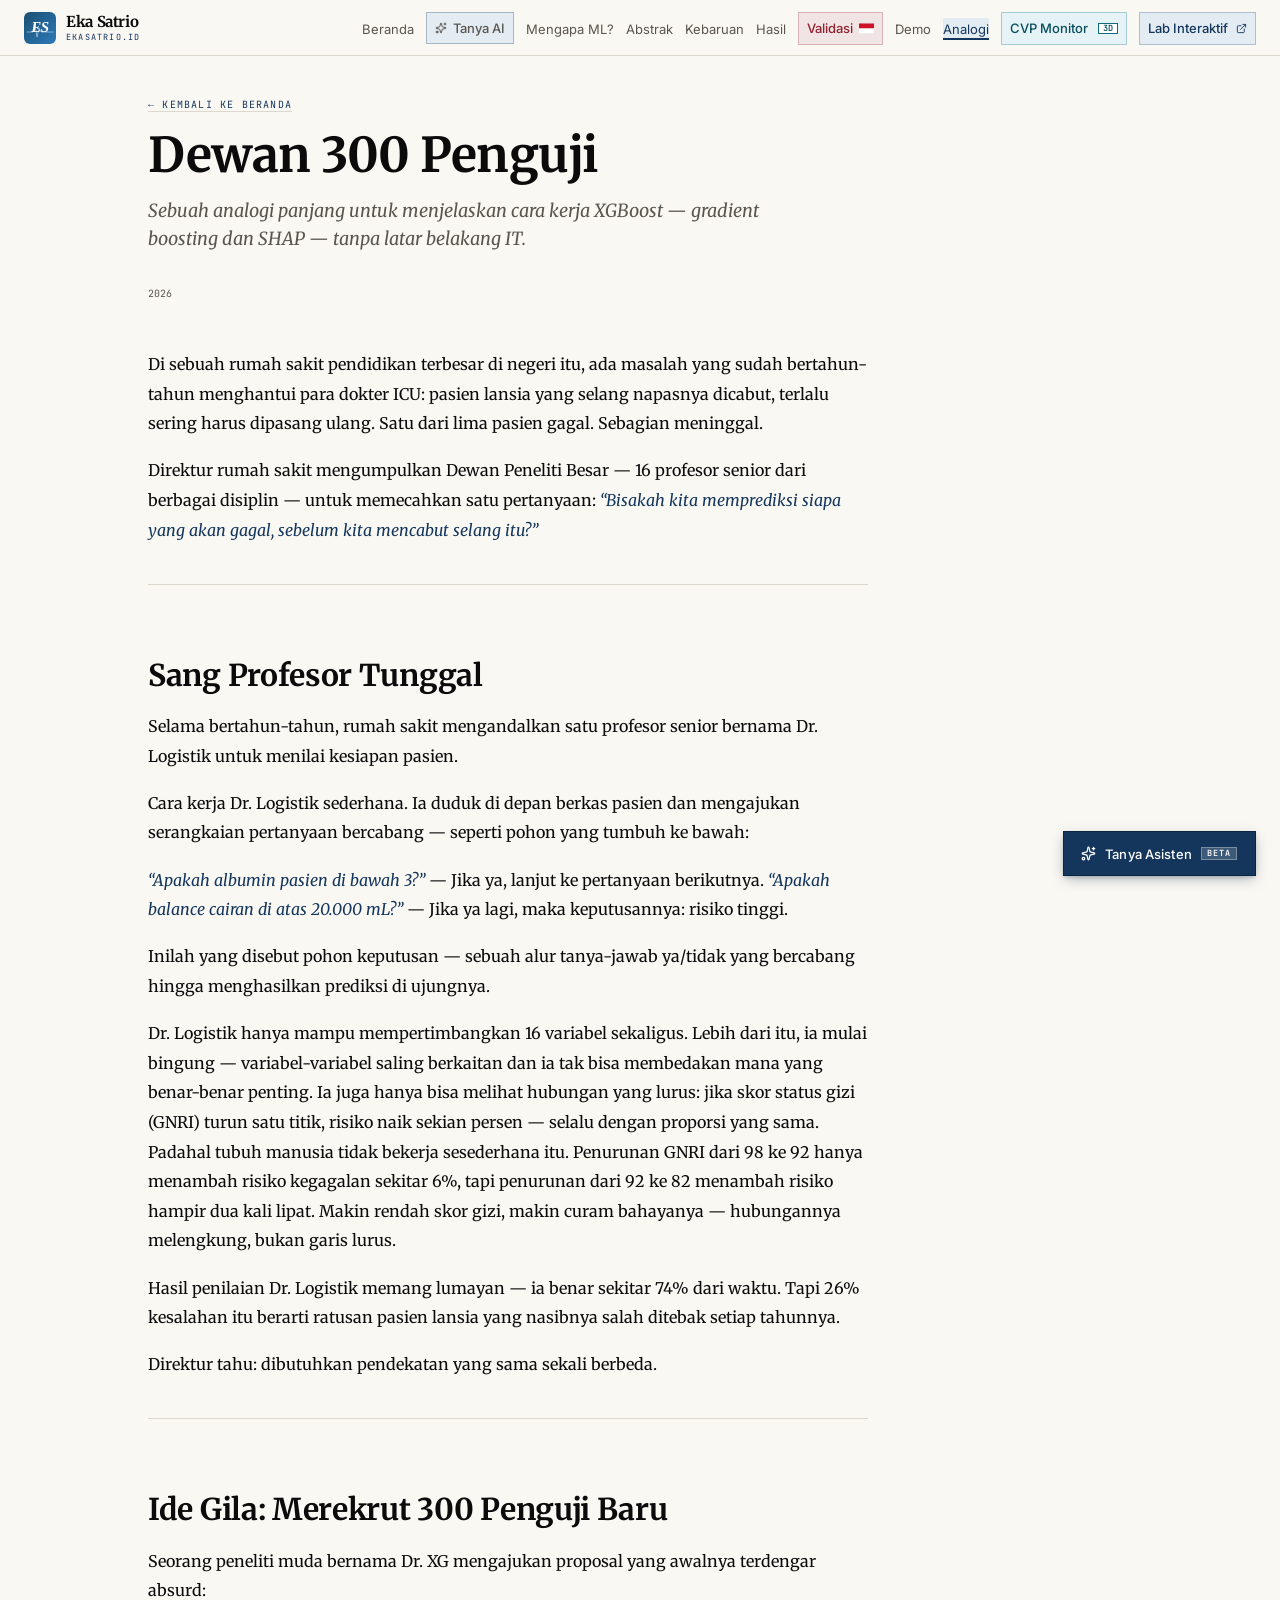
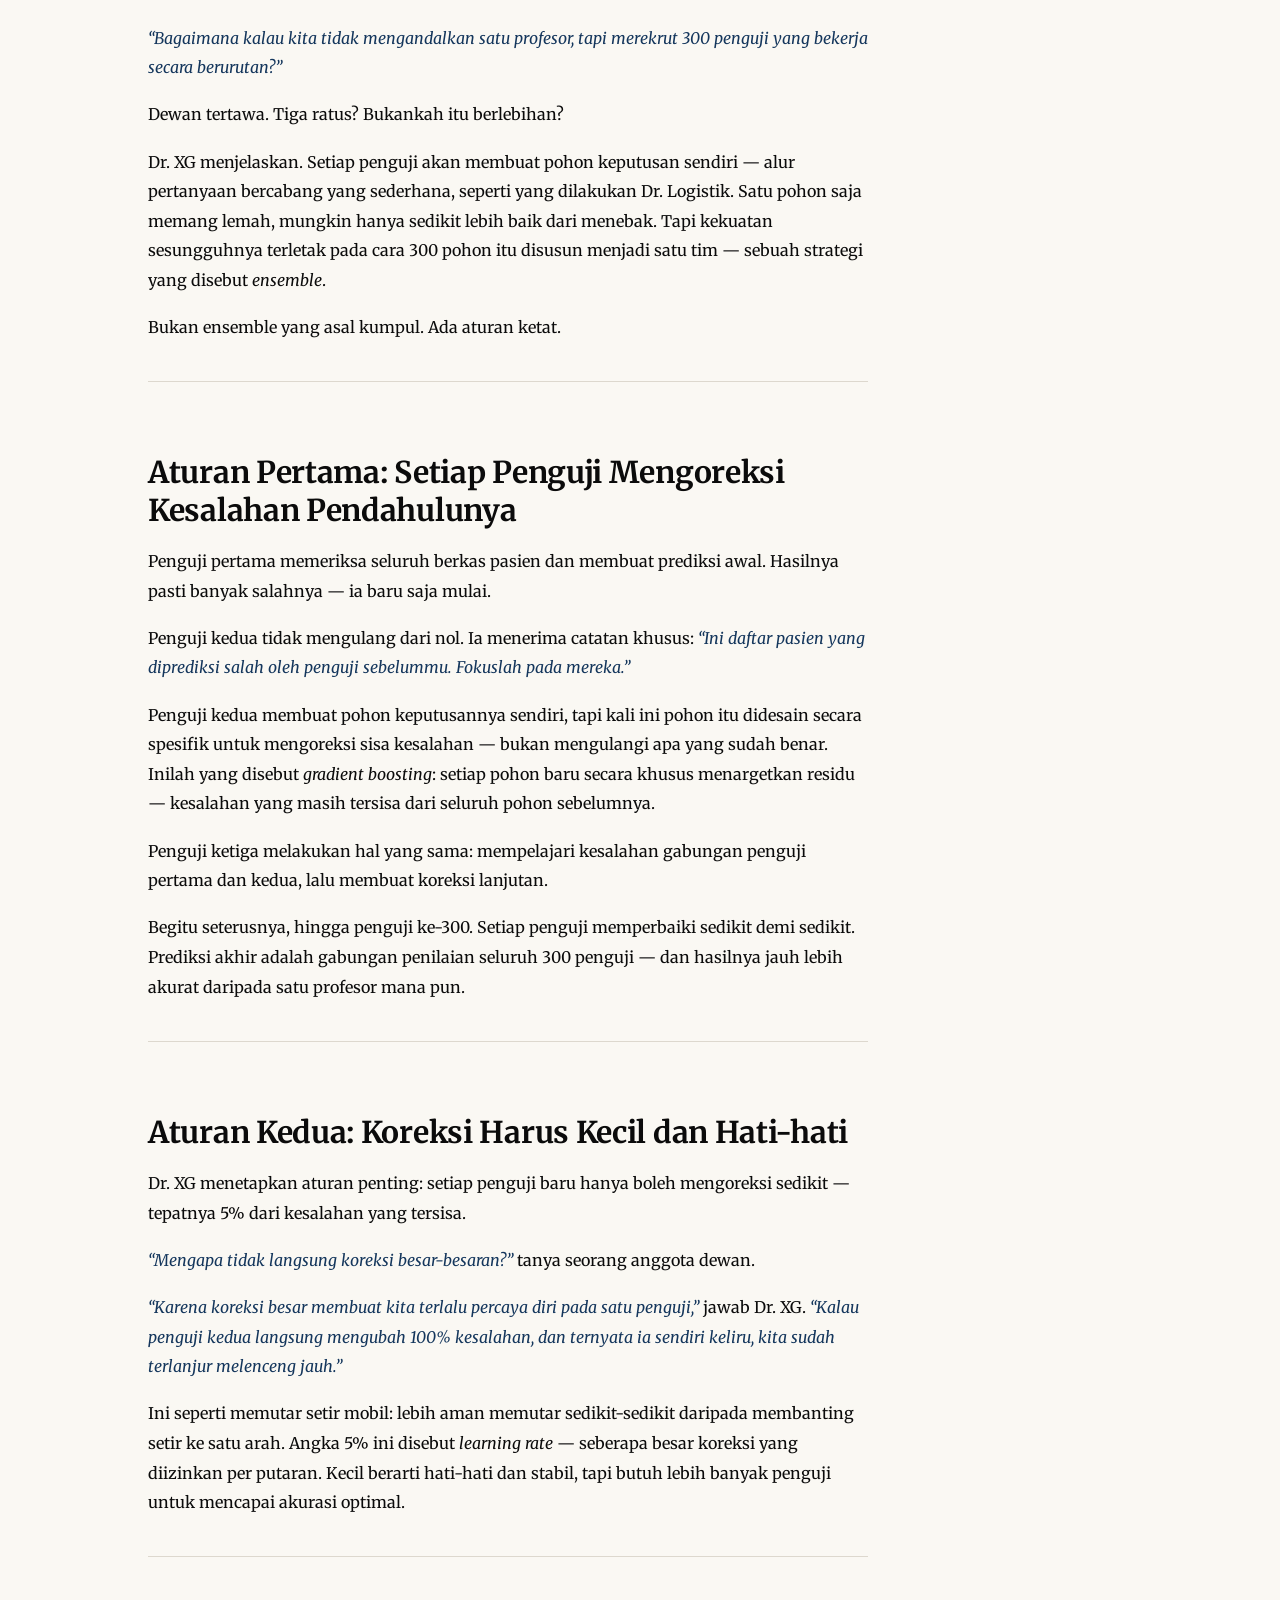
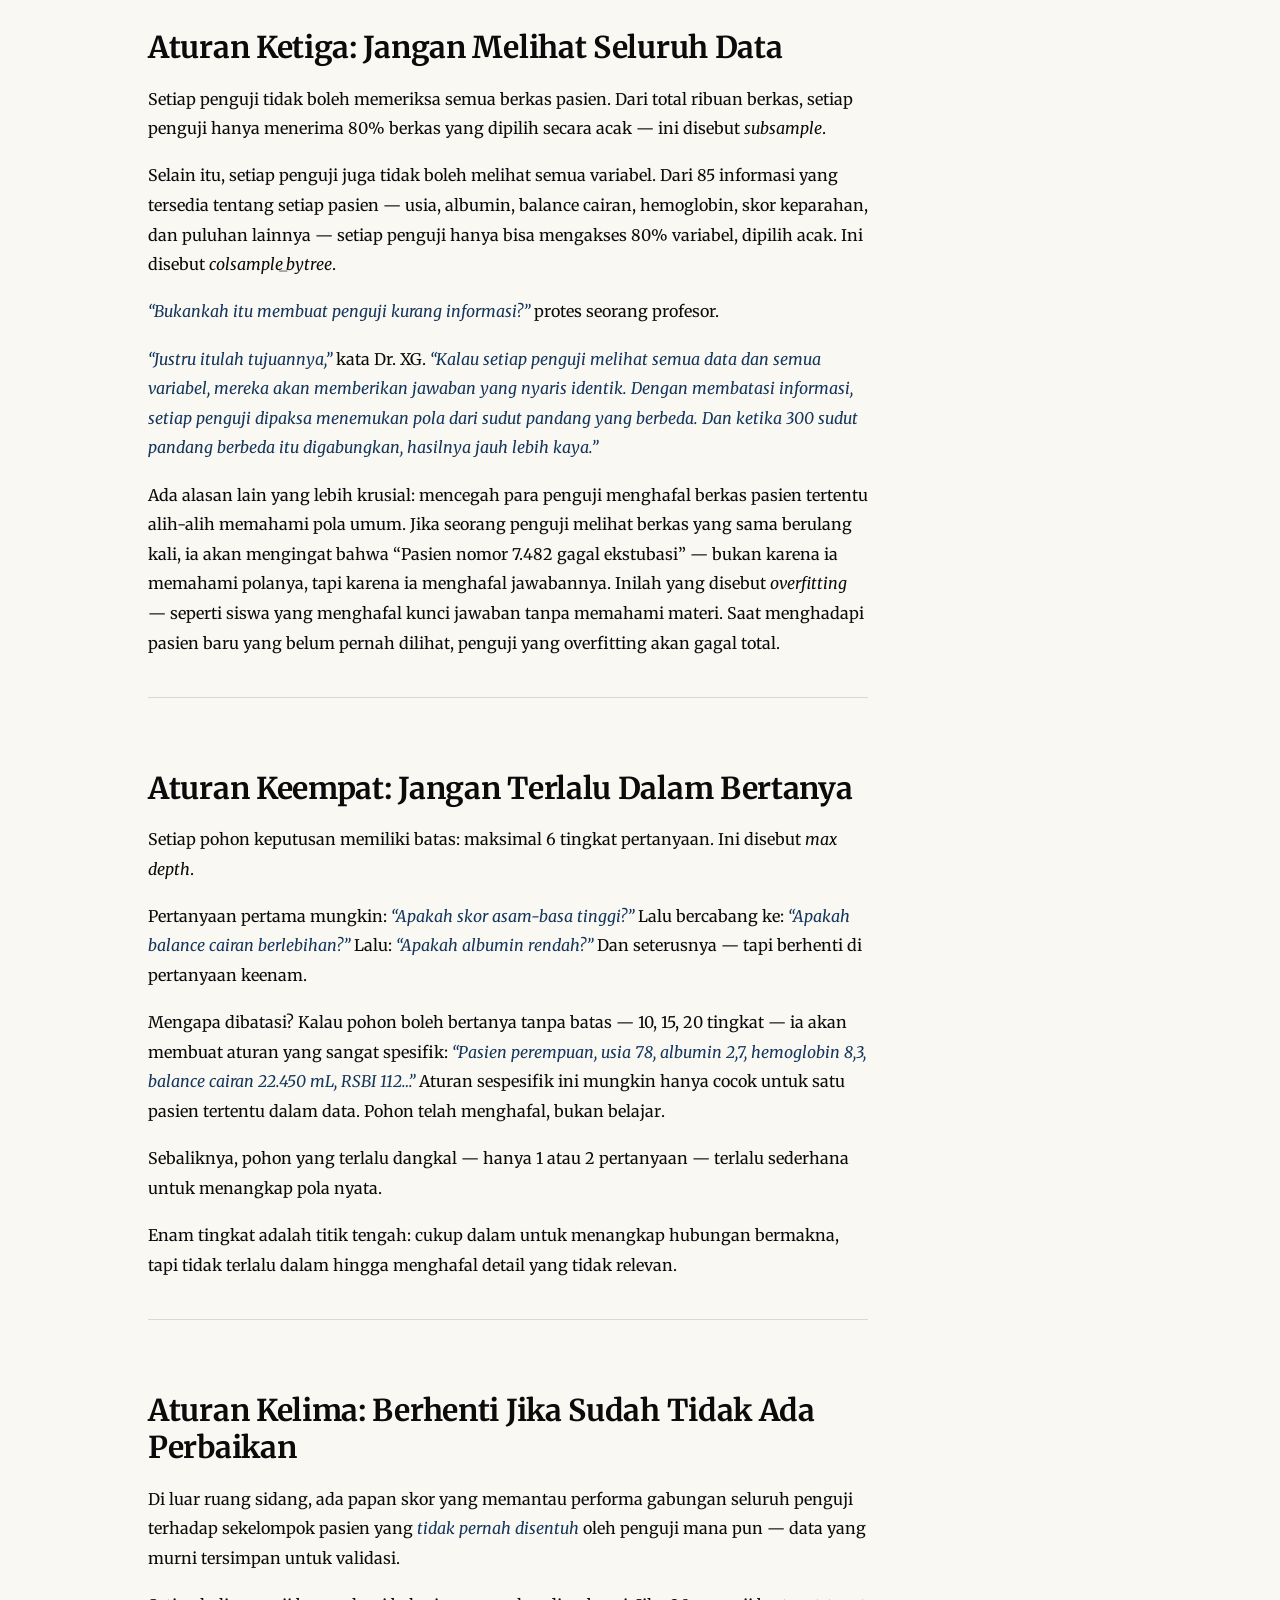
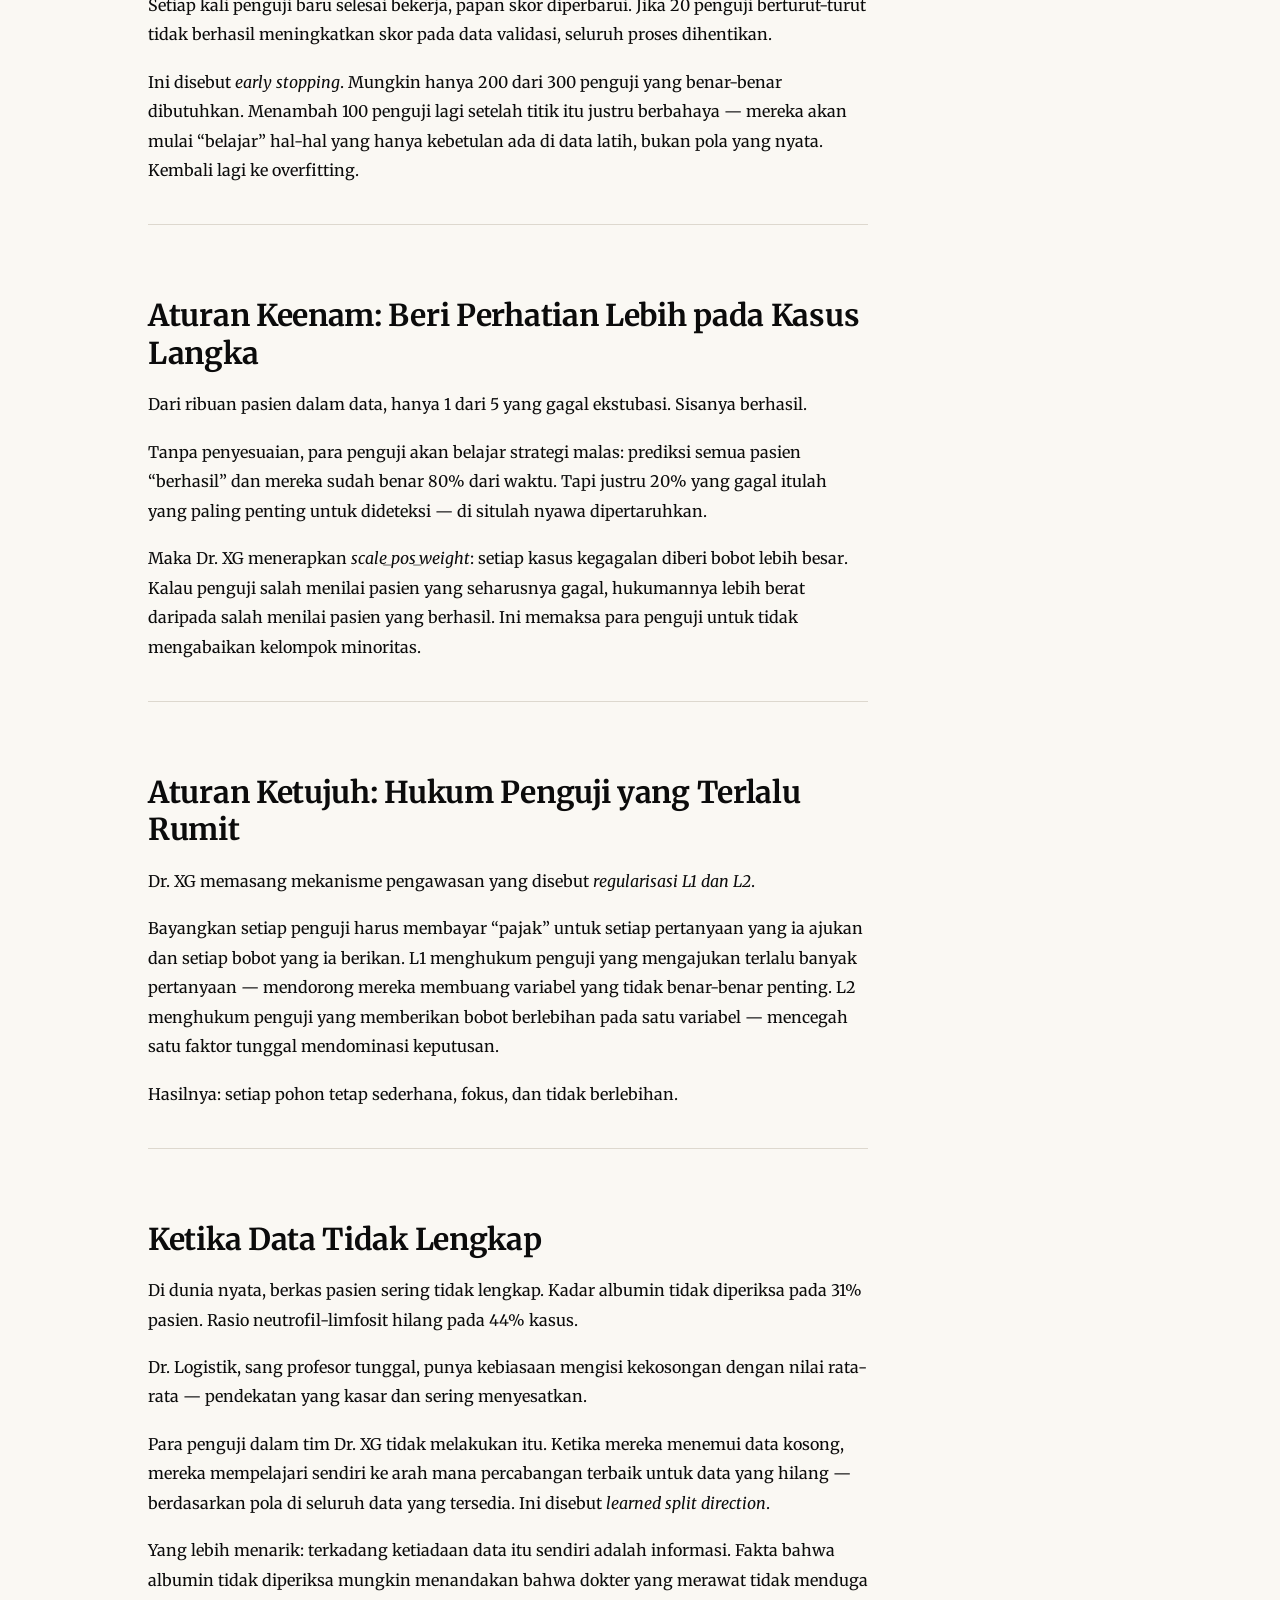
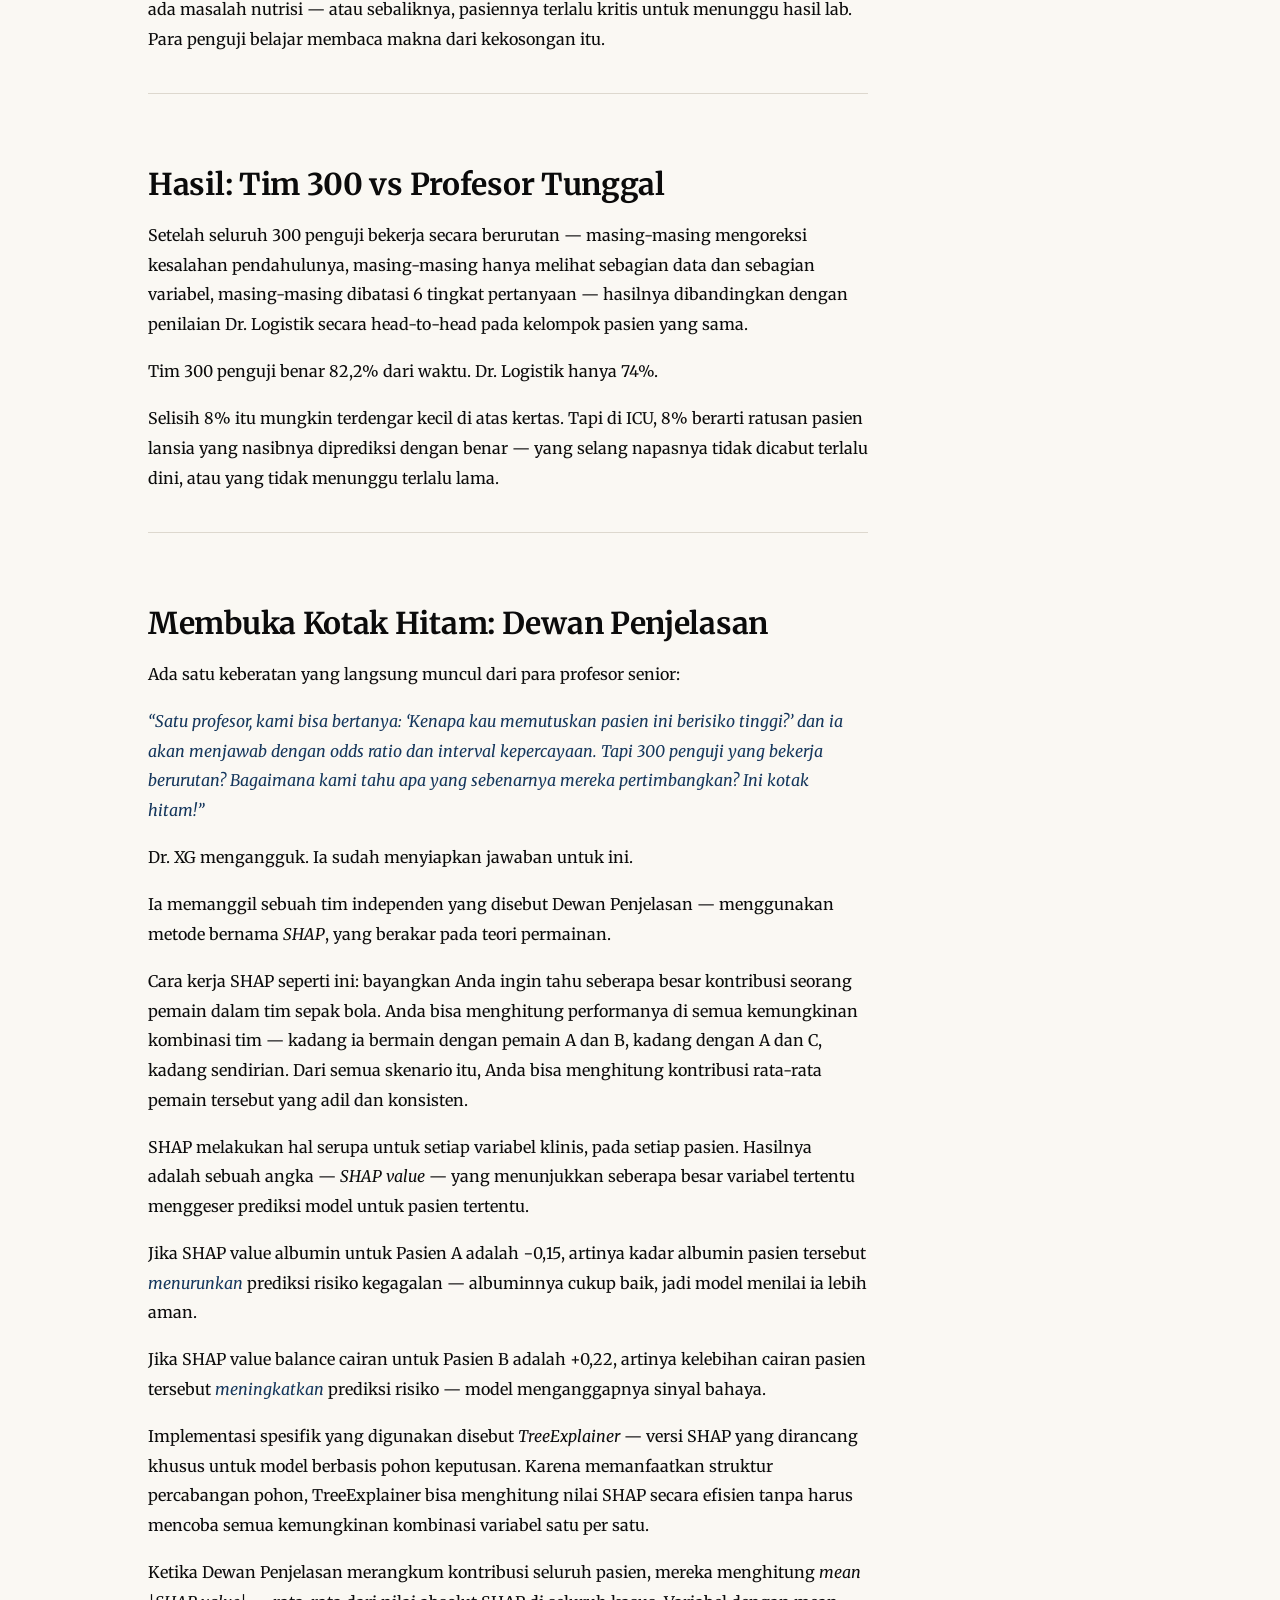
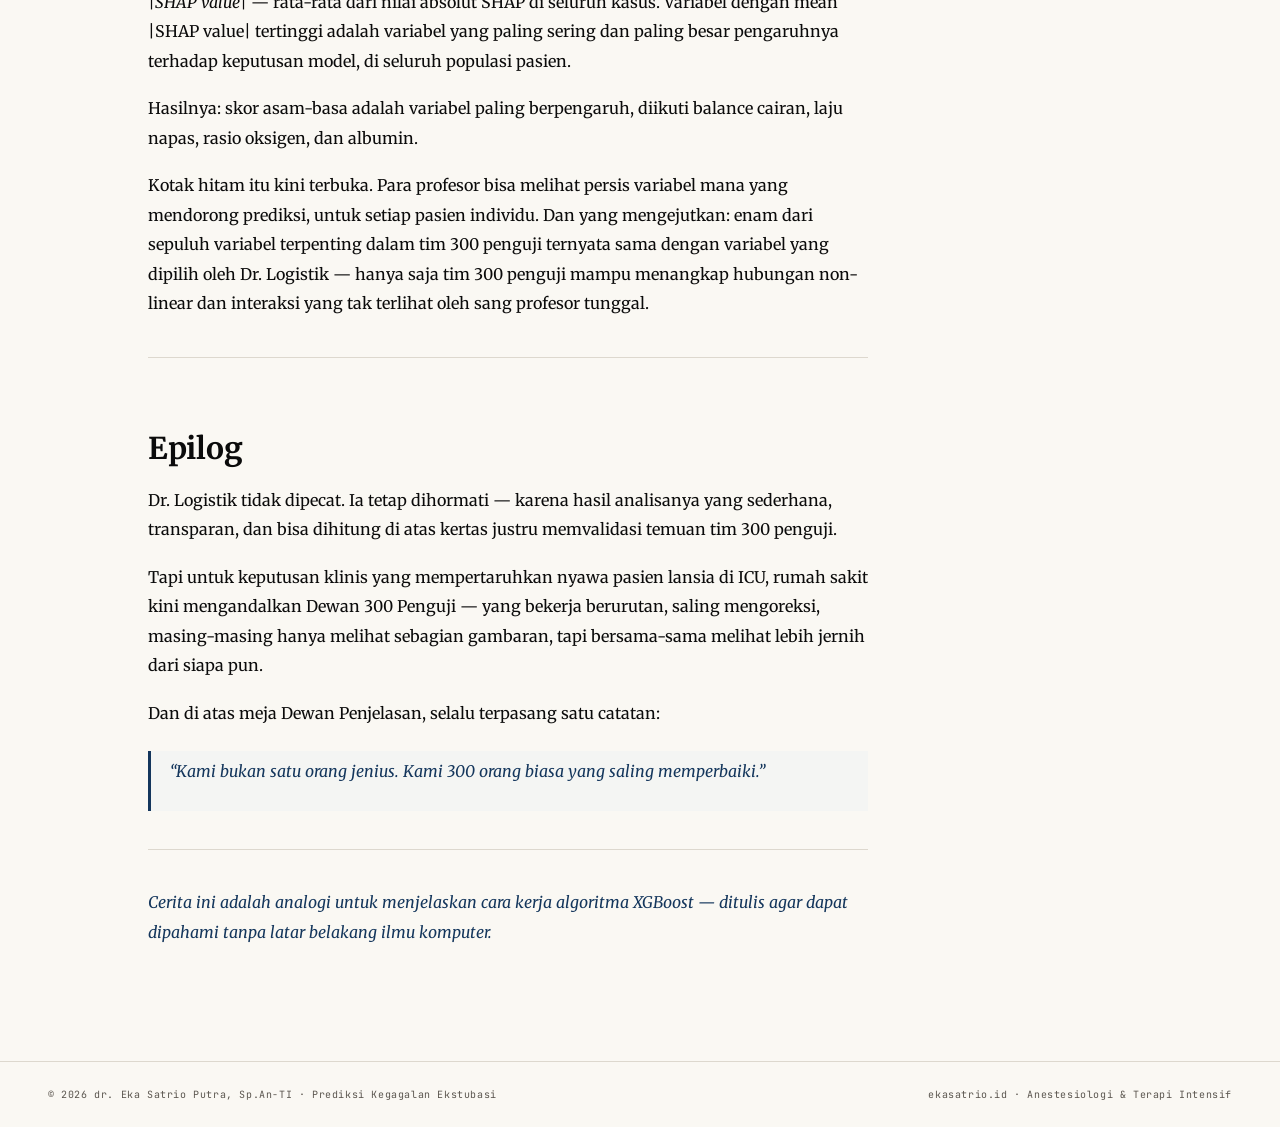
<file: docs/analogi/index.html>
<!DOCTYPE html><html lang="id"> <head><meta charset="UTF-8"><meta name="viewport" content="width=device-width, initial-scale=1, viewport-fit=cover"><meta http-equiv="X-UA-Compatible" content="IE=edge"><title>Dewan 300 Penguji — Eka Satrio</title><meta name="description" content="Sebuah analogi panjang untuk menjelaskan cara kerja XGBoost — gradient boosting dan SHAP — tanpa latar belakang IT."><meta name="author" content="dr. Eka Satrio Putra, Sp.An-TI"><meta name="keywords" content="ekstubasi, prediksi kegagalan ekstubasi, XGBoost ICU, machine learning anestesi, dr. Eka Satrio Putra, Sp.An-TI, kedokteran intensif Indonesia, extubation failure prediction"><meta name="theme-color" content="#1B4F72"><meta name="color-scheme" content="light"><meta name="generator" content="Astro v6.3.1"><link rel="canonical" href="https://ekasatrio.id/docs/analogi/"><link rel="alternate" hreflang="id" href="https://ekasatrio.id/docs/analogi/"><link rel="alternate" hreflang="x-default" href="https://ekasatrio.id/docs/analogi/"><meta property="og:type" content="article"><meta property="og:title" content="Dewan 300 Penguji — Eka Satrio"><meta property="og:description" content="Sebuah analogi panjang untuk menjelaskan cara kerja XGBoost — gradient boosting dan SHAP — tanpa latar belakang IT."><meta property="og:url" content="https://ekasatrio.id/docs/analogi/"><meta property="og:site_name" content="Eka Satrio"><meta property="og:image" content="https://ekasatrio.id/og-image.png"><meta property="og:image:alt" content="Dewan 300 Penguji — Eka Satrio"><meta property="og:locale" content="id_ID"><meta name="twitter:card" content="summary_large_image"><meta name="twitter:title" content="Dewan 300 Penguji — Eka Satrio"><meta name="twitter:description" content="Sebuah analogi panjang untuk menjelaskan cara kerja XGBoost — gradient boosting dan SHAP — tanpa latar belakang IT."><meta name="twitter:image" content="https://ekasatrio.id/og-image.png"><link rel="icon" href="/favicon.svg" type="image/svg+xml"><link rel="icon" href="/favicon.ico" sizes="32x32"><link rel="apple-touch-icon" href="/apple-touch-icon.png"><link rel="manifest" href="/site.webmanifest"><link rel="mask-icon" href="/favicon.svg" color="#1B4F72"><script type="application/ld+json">{"@context":"https://schema.org","@type":"Person","name":"dr. Eka Satrio Putra, Sp.An-TI","jobTitle":"Konsultan Anestesiologi & Terapi Intensif","email":"mailto:ekasatrio@gmail.com","url":"https://ekasatrio.id","knowsAbout":["Anesthesiology","Intensive Care","Machine Learning in Medicine","Extubation Failure Prediction","XGBoost"]}</script><script type="application/ld+json">{"@context":"https://schema.org","@type":"WebSite","name":"dr. Eka Satrio Putra, Sp.An-TI","url":"https://ekasatrio.id","inLanguage":"id","description":"Riset machine learning (XGBoost) untuk prediksi kegagalan ekstubasi pasien ICU di Indonesia oleh dr. Eka Satrio Putra, Sp.An-TI. Workflow, hasil, dan simulator interaktif berbasis 12 parameter klinis."}</script><link rel="stylesheet" href="/a/BaseLayout.Z-NM3TB2.css">
<style>.prose-md{font-size:16px;line-height:1.85;color:var(--color-ink)}.prose-md>*+*{margin-top:1.1em}.prose-md h2{font-family:var(--font-serif);font-size:clamp(22px,2.4vw,30px);font-weight:700;margin-top:2.4em;margin-bottom:.6em;line-height:1.25}.prose-md h3{font-family:var(--font-serif);font-size:18px;font-weight:700;margin-top:1.8em;margin-bottom:.4em}.prose-md p{margin-bottom:1.1em}.prose-md hr{border:none;border-top:1px solid var(--color-line);margin:2.4em 0}.prose-md strong{font-weight:500;color:var(--color-ink)}.prose-md em{font-style:italic;color:var(--color-accent)}.prose-md a{color:var(--color-accent);border-bottom:1px solid var(--color-accent-soft);text-decoration:none}.prose-md a:hover{border-bottom-color:var(--color-accent)}.prose-md ul,.prose-md ol{padding-left:1.6em}.prose-md ul{list-style:disc}.prose-md ol{list-style:decimal}.prose-md li{margin-bottom:.4em}.prose-md blockquote{border-left:3px solid var(--color-accent);padding:.4em 1.2em;color:var(--color-muted);font-style:italic;background:#d6e8f52e;margin:1.4em 0}.prose-md code{font-family:var(--font-mono);font-size:.92em;background:var(--color-bg);padding:.12em .4em;border-radius:3px}
</style><script type="module" src="/a/page.DubX8lW0.js"></script></head> <body> <script>
      // Apply saved font-size scale to :root before paint (no flash on reload).
      try {
        var s = parseFloat(localStorage.getItem('ekasatrio:fs-scale'));
        if (s >= 0.9 && s <= 1.4) {
          document.documentElement.style.setProperty('--fs-scale', String(s));
        }
      } catch (e) {}
    </script> <a href="#main" class="sr-only focus:not-sr-only focus:fixed focus:top-3 focus:left-3 focus:z-50 focus:bg-[color:var(--color-accent)] focus:text-white focus:px-3 focus:py-2 focus:text-xs">
Lewati ke konten utama
</a> <nav class="fixed top-0 inset-x-0 z-40 h-14 flex items-center justify-between gap-4 px-4 md:px-6
         bg-[color:var(--color-bg)]/95 backdrop-blur-md border-b border-[color:var(--color-line)]" aria-label="Navigasi utama" data-astro-cid-4lunwx2e> <a href="/" class="flex items-center gap-2.5 no-underline shrink-0 group" aria-label="ekasatrio.id — beranda" data-astro-cid-4lunwx2e> <img src="/favicon.svg" alt="" width="32" height="32" class="block shrink-0" aria-hidden="true" data-astro-cid-4lunwx2e> <span class="flex flex-col leading-tight" data-astro-cid-4lunwx2e> <span class="font-serif text-[15px] font-bold text-[color:var(--color-ink)] tracking-tight" data-astro-cid-4lunwx2e>
Eka Satrio
</span> <span class="font-mono text-[8.5px] tracking-[0.14em] uppercase text-[color:var(--color-accent)]" data-astro-cid-4lunwx2e>
ekasatrio.id
</span> </span> </a> <ul class="hidden lg:flex items-center gap-3 list-none m-0 p-0" data-astro-cid-4lunwx2e> <li data-astro-cid-4lunwx2e> <a href="/" data-nav-link data-nav-target="/" class="nav-link font-sans text-[13px] text-[color:var(--color-muted)] hover:text-[color:var(--color-ink)] transition-colors no-underline inline-flex items-center gap-1.5" data-astro-cid-4lunwx2e>  Beranda   </a> </li><li data-astro-cid-4lunwx2e> <a href="/#asisten" data-nav-link data-nav-target="asisten" class="nav-link font-sans text-[13px] text-[color:var(--color-muted)] hover:text-[color:var(--color-ink)] transition-colors no-underline inline-flex items-center gap-1.5 nav-link--asisten px-2 py-1 border border-[color:var(--color-accent)]/30 bg-[color:var(--color-accent-soft)] text-[color:var(--color-accent)] font-medium hover:text-[color:var(--color-accent-dark)]" data-astro-cid-4lunwx2e> <svg width="12" height="12" stroke-width="2" class="inline-block align-[-1px]" data-astro-cid-4lunwx2e="true" data-icon="lucide:sparkles">   <symbol id="ai:lucide:sparkles" viewBox="0 0 24 24"><g fill="none" stroke="currentColor" stroke-linecap="round" stroke-linejoin="round" stroke-width="2"><path d="M11.017 2.814a1 1 0 0 1 1.966 0l1.051 5.558a2 2 0 0 0 1.594 1.594l5.558 1.051a1 1 0 0 1 0 1.966l-5.558 1.051a2 2 0 0 0-1.594 1.594l-1.051 5.558a1 1 0 0 1-1.966 0l-1.051-5.558a2 2 0 0 0-1.594-1.594l-5.558-1.051a1 1 0 0 1 0-1.966l5.558-1.051a2 2 0 0 0 1.594-1.594zM20 2v4m2-2h-4"/><circle cx="4" cy="20" r="2"/></g></symbol><use href="#ai:lucide:sparkles"></use>  </svg> Tanya AI   </a> </li><li data-astro-cid-4lunwx2e> <a href="/#why" data-nav-link data-nav-target="why" class="nav-link font-sans text-[13px] text-[color:var(--color-muted)] hover:text-[color:var(--color-ink)] transition-colors no-underline inline-flex items-center gap-1.5" data-astro-cid-4lunwx2e>  Mengapa ML?   </a> </li><li data-astro-cid-4lunwx2e> <a href="/#abstract" data-nav-link data-nav-target="abstract" class="nav-link font-sans text-[13px] text-[color:var(--color-muted)] hover:text-[color:var(--color-ink)] transition-colors no-underline inline-flex items-center gap-1.5" data-astro-cid-4lunwx2e>  Abstrak   </a> </li><li data-astro-cid-4lunwx2e> <a href="/#novelty" data-nav-link data-nav-target="novelty" class="nav-link font-sans text-[13px] text-[color:var(--color-muted)] hover:text-[color:var(--color-ink)] transition-colors no-underline inline-flex items-center gap-1.5" data-astro-cid-4lunwx2e>  Kebaruan   </a> </li><li data-astro-cid-4lunwx2e> <a href="/#results" data-nav-link data-nav-target="results" class="nav-link font-sans text-[13px] text-[color:var(--color-muted)] hover:text-[color:var(--color-ink)] transition-colors no-underline inline-flex items-center gap-1.5" data-astro-cid-4lunwx2e>  Hasil   </a> </li><li data-astro-cid-4lunwx2e> <a href="/#validasi" data-nav-link data-nav-target="validasi" class="nav-link font-sans text-[13px] text-[color:var(--color-muted)] hover:text-[color:var(--color-ink)] transition-colors no-underline inline-flex items-center gap-1.5 nav-link--validasi px-2 py-1 border border-[color:var(--color-warn)]/25 bg-[color:var(--color-warn-soft)] text-[color:var(--color-warn)] font-medium hover:text-[color:var(--color-warn)]" data-astro-cid-4lunwx2e>  Validasi <svg xmlns="http://www.w3.org/2000/svg" width="15" height="15" viewBox="0 0 24 16" role="img" aria-label="Indonesia" class="align-middle" data-astro-cid-bv4np6iu><rect width="24" height="8" fill="#CE1126" data-astro-cid-bv4np6iu></rect><rect y="8" width="24" height="8" fill="#FFFFFF" data-astro-cid-bv4np6iu></rect><rect width="24" height="16" fill="none" stroke="rgba(0,0,0,0.08)" stroke-width="0.5" data-astro-cid-bv4np6iu></rect></svg>  </a> </li><li data-astro-cid-4lunwx2e> <a href="/#simulator" data-nav-link data-nav-target="simulator" class="nav-link font-sans text-[13px] text-[color:var(--color-muted)] hover:text-[color:var(--color-ink)] transition-colors no-underline inline-flex items-center gap-1.5" data-astro-cid-4lunwx2e>  Demo   </a> </li><li data-astro-cid-4lunwx2e> <a href="/docs/analogi" data-nav-link data-nav-target="/docs/analogi" aria-current="page" class="nav-link font-sans text-[13px] text-[color:var(--color-muted)] hover:text-[color:var(--color-ink)] transition-colors no-underline inline-flex items-center gap-1.5 is-active" data-astro-cid-4lunwx2e>  Analogi   </a> </li><li data-astro-cid-4lunwx2e> <a href="/cvp-monitor" data-nav-link data-nav-target="/cvp-monitor" class="nav-link font-sans text-[13px] text-[color:var(--color-muted)] hover:text-[color:var(--color-ink)] transition-colors no-underline inline-flex items-center gap-1.5 nav-link--cvp px-2 py-1 border border-[color:var(--color-cvp)]/30 bg-[color:var(--color-cvp-soft)] text-[color:var(--color-cvp-dark)] font-medium hover:text-[color:var(--color-cvp-dark)]" data-astro-cid-4lunwx2e>  CVP Monitor  <span class="font-mono text-[8.5px] px-1 py-0.2 bg-[color:var(--color-surface)] border border-[color:var(--color-cvp)] text-[color:var(--color-cvp-dark)] ml-1 font-semibold leading-none" data-astro-cid-4lunwx2e>3D</span> </a> </li> <li data-astro-cid-4lunwx2e> <a href="https://xgboost.lab.ekasatrio.id" target="_blank" rel="noopener noreferrer" class="nav-link nav-link--lab font-sans text-[13px] text-[color:var(--color-accent)] font-medium no-underline transition-colors hover:text-[color:var(--color-accent-dark)] inline-flex items-center gap-1.5 px-2 py-1 border border-[color:var(--color-accent)]/25 bg-[color:var(--color-accent-soft)]" data-astro-cid-4lunwx2e>
Lab Interaktif <svg width="11" height="11" stroke-width="2" class="inline-block ml-0.5 align-[-1px]" data-astro-cid-4lunwx2e="true" data-icon="lucide:external-link">   <symbol id="ai:lucide:external-link" viewBox="0 0 24 24"><path fill="none" stroke="currentColor" stroke-linecap="round" stroke-linejoin="round" stroke-width="2" d="M15 3h6v6m-11 5L21 3m-3 10v6a2 2 0 0 1-2 2H5a2 2 0 0 1-2-2V8a2 2 0 0 1 2-2h6"/></symbol><use href="#ai:lucide:external-link"></use>  </svg> </a> </li> </ul> <button type="button" id="navHam" aria-label="Buka menu" aria-controls="mobMenu" aria-expanded="false" class="lg:hidden flex flex-col gap-[5px] cursor-pointer p-1 bg-transparent border-0" data-astro-cid-4lunwx2e> <span class="block w-[22px] h-[2px] bg-[color:var(--color-ink)] transition-all" data-astro-cid-4lunwx2e></span> <span class="block w-[22px] h-[2px] bg-[color:var(--color-ink)] transition-all" data-astro-cid-4lunwx2e></span> <span class="block w-[22px] h-[2px] bg-[color:var(--color-ink)] transition-all" data-astro-cid-4lunwx2e></span> </button> </nav> <div id="mobMenu" class="lg:hidden fixed top-14 inset-x-0 bg-[color:var(--color-bg)] border-b border-[color:var(--color-line)] px-5 py-4 z-30 hidden flex-col" role="region" aria-label="Menu seluler" data-astro-cid-4lunwx2e> <a href="/" data-nav-link data-nav-target="/" class="nav-link block py-3 font-sans text-sm text-[color:var(--color-ink)] no-underline border-b border-[color:var(--color-line)] flex items-center gap-2" data-astro-cid-4lunwx2e>  <span data-astro-cid-4lunwx2e>Beranda</span>   </a><a href="/#asisten" data-nav-link data-nav-target="asisten" class="nav-link block py-3 font-sans text-sm text-[color:var(--color-ink)] no-underline border-b border-[color:var(--color-line)] flex items-center gap-2 nav-link--asisten text-[color:var(--color-accent)] font-medium bg-[color:var(--color-accent-soft)] px-3 -mx-3 border-l-2 border-l-[color:var(--color-accent)]" data-astro-cid-4lunwx2e> <svg width="14" height="14" viewBox="0 0 24 24" stroke-width="2" data-astro-cid-4lunwx2e="true" data-icon="lucide:sparkles">   <use href="#ai:lucide:sparkles"></use>  </svg> <span data-astro-cid-4lunwx2e>Tanya AI</span>   </a><a href="/#why" data-nav-link data-nav-target="why" class="nav-link block py-3 font-sans text-sm text-[color:var(--color-ink)] no-underline border-b border-[color:var(--color-line)] flex items-center gap-2" data-astro-cid-4lunwx2e>  <span data-astro-cid-4lunwx2e>Mengapa ML?</span>   </a><a href="/#abstract" data-nav-link data-nav-target="abstract" class="nav-link block py-3 font-sans text-sm text-[color:var(--color-ink)] no-underline border-b border-[color:var(--color-line)] flex items-center gap-2" data-astro-cid-4lunwx2e>  <span data-astro-cid-4lunwx2e>Abstrak</span>   </a><a href="/#novelty" data-nav-link data-nav-target="novelty" class="nav-link block py-3 font-sans text-sm text-[color:var(--color-ink)] no-underline border-b border-[color:var(--color-line)] flex items-center gap-2" data-astro-cid-4lunwx2e>  <span data-astro-cid-4lunwx2e>Kebaruan</span>   </a><a href="/#results" data-nav-link data-nav-target="results" class="nav-link block py-3 font-sans text-sm text-[color:var(--color-ink)] no-underline border-b border-[color:var(--color-line)] flex items-center gap-2" data-astro-cid-4lunwx2e>  <span data-astro-cid-4lunwx2e>Hasil</span>   </a><a href="/#validasi" data-nav-link data-nav-target="validasi" class="nav-link block py-3 font-sans text-sm text-[color:var(--color-ink)] no-underline border-b border-[color:var(--color-line)] flex items-center gap-2 nav-link--validasi text-[color:var(--color-warn)] font-medium bg-[color:var(--color-warn-soft)] px-3 -mx-3 border-l-2 border-l-[color:var(--color-warn)]" data-astro-cid-4lunwx2e>  <span data-astro-cid-4lunwx2e>Validasi</span> <svg xmlns="http://www.w3.org/2000/svg" width="18" height="18" viewBox="0 0 24 16" role="img" aria-label="Indonesia" class data-astro-cid-bv4np6iu><rect width="24" height="8" fill="#CE1126" data-astro-cid-bv4np6iu></rect><rect y="8" width="24" height="8" fill="#FFFFFF" data-astro-cid-bv4np6iu></rect><rect width="24" height="16" fill="none" stroke="rgba(0,0,0,0.08)" stroke-width="0.5" data-astro-cid-bv4np6iu></rect></svg>  </a><a href="/#simulator" data-nav-link data-nav-target="simulator" class="nav-link block py-3 font-sans text-sm text-[color:var(--color-ink)] no-underline border-b border-[color:var(--color-line)] flex items-center gap-2" data-astro-cid-4lunwx2e>  <span data-astro-cid-4lunwx2e>Demo</span>   </a><a href="/docs/analogi" data-nav-link data-nav-target="/docs/analogi" aria-current="page" class="nav-link block py-3 font-sans text-sm text-[color:var(--color-ink)] no-underline border-b border-[color:var(--color-line)] flex items-center gap-2 is-active" data-astro-cid-4lunwx2e>  <span data-astro-cid-4lunwx2e>Analogi</span>   </a><a href="/cvp-monitor" data-nav-link data-nav-target="/cvp-monitor" class="nav-link block py-3 font-sans text-sm text-[color:var(--color-ink)] no-underline border-b border-[color:var(--color-line)] flex items-center gap-2 nav-link--cvp text-[color:var(--color-cvp-dark)] font-medium bg-[color:var(--color-cvp-soft)] px-3 -mx-3 border-l-2 border-l-[color:var(--color-cvp)]" data-astro-cid-4lunwx2e>  <span data-astro-cid-4lunwx2e>CVP Monitor</span>  <span class="font-mono text-[9px] px-1.5 py-0.5 bg-[color:var(--color-surface)] border border-[color:var(--color-cvp)] text-[color:var(--color-cvp-dark)] font-semibold ml-auto" data-astro-cid-4lunwx2e>3D</span> </a> <a href="https://xgboost.lab.ekasatrio.id" target="_blank" rel="noopener noreferrer" class="nav-link nav-link--lab block py-3 px-3 -mx-3 font-sans text-sm font-medium text-[color:var(--color-accent)] no-underline bg-[color:var(--color-accent-soft)] border-l-2 border-l-[color:var(--color-accent)]" data-astro-cid-4lunwx2e>
Lab Interaktif <svg width="11" height="11" viewBox="0 0 24 24" stroke-width="2" class="inline-block ml-0.5 align-[-1px]" data-astro-cid-4lunwx2e="true" data-icon="lucide:external-link">   <use href="#ai:lucide:external-link"></use>  </svg> </a> </div> <script type="module">const s=document.getElementById("navHam"),n=document.getElementById("mobMenu");if(s&&n){const e=()=>{n.classList.add("hidden"),n.classList.remove("flex"),s.setAttribute("aria-expanded","false")};s.addEventListener("click",()=>{const t=n.classList.toggle("hidden");n.classList.toggle("flex",!t),s.setAttribute("aria-expanded",t?"false":"true")}),n.querySelectorAll("a").forEach(t=>t.addEventListener("click",e))}const i=Array.from(document.querySelectorAll("[data-nav-link]")),r=i.map(e=>e.dataset.navTarget).filter(e=>!!(e&&!e.startsWith("/"))),c=r.map(e=>document.getElementById(e)).filter(e=>!!e),d=e=>{i.forEach(t=>{const a=t.dataset.navTarget===e;t.classList.toggle("is-active",a),a?t.setAttribute("aria-current",e.startsWith("/")?"page":"location"):t.removeAttribute("aria-current")})};if(location.pathname==="/"&&c.length>0){const e=()=>{let a="hero";for(const o of c)o.getBoundingClientRect().top<=96&&(a=o.id);d(a==="hero"?"/":a)};e(),document.addEventListener("scroll",e,{passive:!0}),window.addEventListener("hashchange",e)}</script> <main id="main">  <article class="container-page py-24 px-5 md:px-12 prose-page"> <p class="font-mono text-[10px] tracking-[0.12em] text-[color:var(--color-accent)] uppercase mb-3"> <a href="/" class="hover:text-[color:var(--color-ink)] transition-colors">← Kembali ke beranda</a> </p> <h1 class="font-serif text-3xl md:text-5xl font-bold mb-3 leading-tight">Dewan 300 Penguji</h1> <p class="font-serif italic text-lg text-[color:var(--color-muted)] mb-8 max-w-[680px]"> Sebuah analogi panjang untuk menjelaskan cara kerja XGBoost — gradient boosting dan SHAP — tanpa latar belakang IT. </p> <p class="font-mono text-[10px] text-[color:var(--color-muted)] mb-12"> 2026 </p> <div class="prose-md max-w-[720px]"> <p>Di sebuah rumah sakit pendidikan terbesar di negeri itu, ada masalah yang sudah bertahun-tahun menghantui para dokter ICU: <strong>pasien lansia yang selang napasnya dicabut, terlalu sering harus dipasang ulang</strong>. Satu dari lima pasien gagal. Sebagian meninggal.</p>
<p>Direktur rumah sakit mengumpulkan Dewan Peneliti Besar — 16 profesor senior dari berbagai disiplin — untuk memecahkan satu pertanyaan: <em>“Bisakah kita memprediksi siapa yang akan gagal, sebelum kita mencabut selang itu?”</em></p>
<hr>
<h2 id="sang-profesor-tunggal">Sang Profesor Tunggal</h2>
<p>Selama bertahun-tahun, rumah sakit mengandalkan <strong>satu profesor senior</strong> bernama Dr. Logistik untuk menilai kesiapan pasien.</p>
<p>Cara kerja Dr. Logistik sederhana. Ia duduk di depan berkas pasien dan mengajukan serangkaian pertanyaan bercabang — seperti <strong>pohon yang tumbuh ke bawah</strong>:</p>
<p><em>“Apakah albumin pasien di bawah 3?”</em>
— Jika ya, lanjut ke pertanyaan berikutnya.
<em>“Apakah balance cairan di atas 20.000 mL?”</em>
— Jika ya lagi, maka keputusannya: <strong>risiko tinggi</strong>.</p>
<p>Inilah yang disebut <strong>pohon keputusan</strong> — sebuah alur tanya-jawab ya/tidak yang bercabang hingga menghasilkan prediksi di ujungnya.</p>
<p>Dr. Logistik hanya mampu mempertimbangkan <strong>16 variabel</strong> sekaligus. Lebih dari itu, ia mulai bingung — variabel-variabel saling berkaitan dan ia tak bisa membedakan mana yang benar-benar penting. Ia juga hanya bisa melihat hubungan yang <strong>lurus</strong>: jika skor status gizi (GNRI) turun satu titik, risiko naik sekian persen — selalu dengan proporsi yang sama. Padahal tubuh manusia tidak bekerja sesederhana itu. Penurunan GNRI dari 98 ke 92 hanya menambah risiko kegagalan sekitar 6%, tapi penurunan dari 92 ke 82 menambah risiko hampir dua kali lipat. Makin rendah skor gizi, makin curam bahayanya — hubungannya <strong>melengkung</strong>, bukan garis lurus.</p>
<p>Hasil penilaian Dr. Logistik memang lumayan — ia benar sekitar 74% dari waktu. Tapi 26% kesalahan itu berarti ratusan pasien lansia yang nasibnya salah ditebak setiap tahunnya.</p>
<p>Direktur tahu: dibutuhkan pendekatan yang sama sekali berbeda.</p>
<hr>
<h2 id="ide-gila-merekrut-300-penguji-baru">Ide Gila: Merekrut 300 Penguji Baru</h2>
<p>Seorang peneliti muda bernama Dr. XG mengajukan proposal yang awalnya terdengar absurd:</p>
<p><em>“Bagaimana kalau kita tidak mengandalkan satu profesor, tapi merekrut 300 penguji yang bekerja secara berurutan?”</em></p>
<p>Dewan tertawa. Tiga ratus? Bukankah itu berlebihan?</p>
<p>Dr. XG menjelaskan. Setiap penguji akan membuat <strong>pohon keputusan sendiri</strong> — alur pertanyaan bercabang yang sederhana, seperti yang dilakukan Dr. Logistik. Satu pohon saja memang lemah, mungkin hanya sedikit lebih baik dari menebak. <strong>Tapi kekuatan sesungguhnya terletak pada cara 300 pohon itu disusun menjadi satu tim</strong> — sebuah strategi yang disebut <em><strong>ensemble</strong></em>.</p>
<p>Bukan ensemble yang asal kumpul. Ada aturan ketat.</p>
<hr>
<h2 id="aturan-pertama-setiap-penguji-mengoreksi-kesalahan-pendahulunya">Aturan Pertama: Setiap Penguji Mengoreksi Kesalahan Pendahulunya</h2>
<p>Penguji pertama memeriksa seluruh berkas pasien dan membuat prediksi awal. Hasilnya pasti banyak salahnya — ia baru saja mulai.</p>
<p>Penguji kedua <strong>tidak mengulang dari nol</strong>. Ia menerima catatan khusus: <em>“Ini daftar pasien yang diprediksi salah oleh penguji sebelummu. Fokuslah pada mereka.”</em></p>
<p>Penguji kedua membuat pohon keputusannya sendiri, tapi kali ini pohon itu didesain secara spesifik untuk <strong>mengoreksi sisa kesalahan</strong> — bukan mengulangi apa yang sudah benar. Inilah yang disebut <em><strong>gradient boosting</strong></em>: setiap pohon baru secara khusus menargetkan residu — kesalahan yang masih tersisa dari seluruh pohon sebelumnya.</p>
<p>Penguji ketiga melakukan hal yang sama: mempelajari kesalahan gabungan penguji pertama dan kedua, lalu membuat koreksi lanjutan.</p>
<p>Begitu seterusnya, hingga penguji ke-300. Setiap penguji memperbaiki sedikit demi sedikit. Prediksi akhir adalah <strong>gabungan penilaian seluruh 300 penguji</strong> — dan hasilnya jauh lebih akurat daripada satu profesor mana pun.</p>
<hr>
<h2 id="aturan-kedua-koreksi-harus-kecil-dan-hati-hati">Aturan Kedua: Koreksi Harus Kecil dan Hati-hati</h2>
<p>Dr. XG menetapkan aturan penting: setiap penguji baru <strong>hanya boleh mengoreksi sedikit</strong> — tepatnya 5% dari kesalahan yang tersisa.</p>
<p><em>“Mengapa tidak langsung koreksi besar-besaran?”</em> tanya seorang anggota dewan.</p>
<p><em>“Karena koreksi besar membuat kita terlalu percaya diri pada satu penguji,”</em> jawab Dr. XG. <em>“Kalau penguji kedua langsung mengubah 100% kesalahan, dan ternyata ia sendiri keliru, kita sudah terlanjur melenceng jauh.”</em></p>
<p>Ini seperti memutar setir mobil: lebih aman memutar sedikit-sedikit daripada membanting setir ke satu arah. Angka 5% ini disebut <em><strong>learning rate</strong></em> — seberapa besar koreksi yang diizinkan per putaran. Kecil berarti hati-hati dan stabil, tapi butuh lebih banyak penguji untuk mencapai akurasi optimal.</p>
<hr>
<h2 id="aturan-ketiga-jangan-melihat-seluruh-data">Aturan Ketiga: Jangan Melihat Seluruh Data</h2>
<p>Setiap penguji tidak boleh memeriksa <strong>semua</strong> berkas pasien. Dari total ribuan berkas, setiap penguji hanya menerima <strong>80% berkas</strong> yang dipilih secara acak — ini disebut <em><strong>subsample</strong></em>.</p>
<p>Selain itu, setiap penguji juga tidak boleh melihat <strong>semua</strong> variabel. Dari 85 informasi yang tersedia tentang setiap pasien — usia, albumin, balance cairan, hemoglobin, skor keparahan, dan puluhan lainnya — setiap penguji hanya bisa mengakses <strong>80% variabel</strong>, dipilih acak. Ini disebut <em><strong>colsample_bytree</strong></em>.</p>
<p><em>“Bukankah itu membuat penguji kurang informasi?”</em> protes seorang profesor.</p>
<p><em>“Justru itulah tujuannya,”</em> kata Dr. XG. <em>“Kalau setiap penguji melihat semua data dan semua variabel, mereka akan memberikan jawaban yang nyaris identik. Dengan membatasi informasi, setiap penguji dipaksa menemukan pola dari sudut pandang yang berbeda. Dan ketika 300 sudut pandang berbeda itu digabungkan, hasilnya jauh lebih kaya.”</em></p>
<p>Ada alasan lain yang lebih krusial: mencegah para penguji <strong>menghafal</strong> berkas pasien tertentu alih-alih memahami pola umum. Jika seorang penguji melihat berkas yang sama berulang kali, ia akan mengingat bahwa “Pasien nomor 7.482 gagal ekstubasi” — bukan karena ia memahami polanya, tapi karena ia menghafal jawabannya. Inilah yang disebut <em><strong>overfitting</strong></em> — seperti siswa yang menghafal kunci jawaban tanpa memahami materi. Saat menghadapi pasien baru yang belum pernah dilihat, penguji yang overfitting akan gagal total.</p>
<hr>
<h2 id="aturan-keempat-jangan-terlalu-dalam-bertanya">Aturan Keempat: Jangan Terlalu Dalam Bertanya</h2>
<p>Setiap pohon keputusan memiliki batas: <strong>maksimal 6 tingkat pertanyaan</strong>. Ini disebut <em><strong>max depth</strong></em>.</p>
<p>Pertanyaan pertama mungkin: <em>“Apakah skor asam-basa tinggi?”</em> Lalu bercabang ke: <em>“Apakah balance cairan berlebihan?”</em> Lalu: <em>“Apakah albumin rendah?”</em> Dan seterusnya — tapi berhenti di pertanyaan keenam.</p>
<p>Mengapa dibatasi? Kalau pohon boleh bertanya tanpa batas — 10, 15, 20 tingkat — ia akan membuat aturan yang sangat spesifik: <em>“Pasien perempuan, usia 78, albumin 2,7, hemoglobin 8,3, balance cairan 22.450 mL, RSBI 112…”</em> Aturan sespesifik ini mungkin hanya cocok untuk satu pasien tertentu dalam data. Pohon telah <strong>menghafal</strong>, bukan <strong>belajar</strong>.</p>
<p>Sebaliknya, pohon yang terlalu dangkal — hanya 1 atau 2 pertanyaan — terlalu sederhana untuk menangkap pola nyata.</p>
<p>Enam tingkat adalah titik tengah: cukup dalam untuk menangkap hubungan bermakna, tapi tidak terlalu dalam hingga menghafal detail yang tidak relevan.</p>
<hr>
<h2 id="aturan-kelima-berhenti-jika-sudah-tidak-ada-perbaikan">Aturan Kelima: Berhenti Jika Sudah Tidak Ada Perbaikan</h2>
<p>Di luar ruang sidang, ada <strong>papan skor</strong> yang memantau performa gabungan seluruh penguji terhadap sekelompok pasien yang <em>tidak pernah disentuh</em> oleh penguji mana pun — data yang murni tersimpan untuk validasi.</p>
<p>Setiap kali penguji baru selesai bekerja, papan skor diperbarui. Jika <strong>20 penguji berturut-turut</strong> tidak berhasil meningkatkan skor pada data validasi, seluruh proses dihentikan.</p>
<p>Ini disebut <em><strong>early stopping</strong></em>. Mungkin hanya 200 dari 300 penguji yang benar-benar dibutuhkan. Menambah 100 penguji lagi setelah titik itu justru berbahaya — mereka akan mulai “belajar” hal-hal yang hanya kebetulan ada di data latih, bukan pola yang nyata. Kembali lagi ke overfitting.</p>
<hr>
<h2 id="aturan-keenam-beri-perhatian-lebih-pada-kasus-langka">Aturan Keenam: Beri Perhatian Lebih pada Kasus Langka</h2>
<p>Dari ribuan pasien dalam data, hanya <strong>1 dari 5 yang gagal</strong> ekstubasi. Sisanya berhasil.</p>
<p>Tanpa penyesuaian, para penguji akan belajar strategi malas: prediksi semua pasien “berhasil” dan mereka sudah benar 80% dari waktu. Tapi justru 20% yang gagal itulah yang paling penting untuk dideteksi — di situlah nyawa dipertaruhkan.</p>
<p>Maka Dr. XG menerapkan <em><strong>scale_pos_weight</strong></em>: setiap kasus kegagalan diberi <strong>bobot lebih besar</strong>. Kalau penguji salah menilai pasien yang seharusnya gagal, hukumannya lebih berat daripada salah menilai pasien yang berhasil. Ini memaksa para penguji untuk tidak mengabaikan kelompok minoritas.</p>
<hr>
<h2 id="aturan-ketujuh-hukum-penguji-yang-terlalu-rumit">Aturan Ketujuh: Hukum Penguji yang Terlalu Rumit</h2>
<p>Dr. XG memasang mekanisme pengawasan yang disebut <em><strong>regularisasi L1 dan L2</strong></em>.</p>
<p>Bayangkan setiap penguji harus membayar “pajak” untuk setiap pertanyaan yang ia ajukan dan setiap bobot yang ia berikan. <strong>L1</strong> menghukum penguji yang mengajukan terlalu banyak pertanyaan — mendorong mereka membuang variabel yang tidak benar-benar penting. <strong>L2</strong> menghukum penguji yang memberikan bobot berlebihan pada satu variabel — mencegah satu faktor tunggal mendominasi keputusan.</p>
<p>Hasilnya: setiap pohon tetap sederhana, fokus, dan tidak berlebihan.</p>
<hr>
<h2 id="ketika-data-tidak-lengkap">Ketika Data Tidak Lengkap</h2>
<p>Di dunia nyata, berkas pasien sering tidak lengkap. Kadar albumin tidak diperiksa pada 31% pasien. Rasio neutrofil-limfosit hilang pada 44% kasus.</p>
<p>Dr. Logistik, sang profesor tunggal, punya kebiasaan mengisi kekosongan dengan nilai rata-rata — pendekatan yang kasar dan sering menyesatkan.</p>
<p>Para penguji dalam tim Dr. XG tidak melakukan itu. Ketika mereka menemui data kosong, mereka <strong>mempelajari sendiri</strong> ke arah mana percabangan terbaik untuk data yang hilang — berdasarkan pola di seluruh data yang tersedia. Ini disebut <em><strong>learned split direction</strong></em>.</p>
<p>Yang lebih menarik: terkadang <strong>ketiadaan data itu sendiri adalah informasi</strong>. Fakta bahwa albumin tidak diperiksa mungkin menandakan bahwa dokter yang merawat tidak menduga ada masalah nutrisi — atau sebaliknya, pasiennya terlalu kritis untuk menunggu hasil lab. Para penguji belajar membaca makna dari kekosongan itu.</p>
<hr>
<h2 id="hasil-tim-300-vs-profesor-tunggal">Hasil: Tim 300 vs Profesor Tunggal</h2>
<p>Setelah seluruh 300 penguji bekerja secara berurutan — masing-masing mengoreksi kesalahan pendahulunya, masing-masing hanya melihat sebagian data dan sebagian variabel, masing-masing dibatasi 6 tingkat pertanyaan — hasilnya dibandingkan dengan penilaian Dr. Logistik secara head-to-head pada kelompok pasien yang sama.</p>
<p><strong>Tim 300 penguji benar 82,2% dari waktu. Dr. Logistik hanya 74%.</strong></p>
<p>Selisih 8% itu mungkin terdengar kecil di atas kertas. Tapi di ICU, 8% berarti ratusan pasien lansia yang nasibnya diprediksi dengan benar — yang selang napasnya tidak dicabut terlalu dini, atau yang tidak menunggu terlalu lama.</p>
<hr>
<h2 id="membuka-kotak-hitam-dewan-penjelasan">Membuka Kotak Hitam: Dewan Penjelasan</h2>
<p>Ada satu keberatan yang langsung muncul dari para profesor senior:</p>
<p><em>“Satu profesor, kami bisa bertanya: ‘Kenapa kau memutuskan pasien ini berisiko tinggi?’ dan ia akan menjawab dengan odds ratio dan interval kepercayaan. Tapi 300 penguji yang bekerja berurutan? Bagaimana kami tahu apa yang sebenarnya mereka pertimbangkan? Ini kotak hitam!”</em></p>
<p>Dr. XG mengangguk. Ia sudah menyiapkan jawaban untuk ini.</p>
<p>Ia memanggil sebuah tim independen yang disebut <strong>Dewan Penjelasan</strong> — menggunakan metode bernama <em><strong>SHAP</strong></em>, yang berakar pada teori permainan.</p>
<p>Cara kerja SHAP seperti ini: bayangkan Anda ingin tahu seberapa besar kontribusi seorang pemain dalam tim sepak bola. Anda bisa menghitung performanya di semua kemungkinan kombinasi tim — kadang ia bermain dengan pemain A dan B, kadang dengan A dan C, kadang sendirian. Dari semua skenario itu, Anda bisa menghitung <strong>kontribusi rata-rata</strong> pemain tersebut yang adil dan konsisten.</p>
<p>SHAP melakukan hal serupa untuk setiap variabel klinis, pada setiap pasien. Hasilnya adalah sebuah angka — <em><strong>SHAP value</strong></em> — yang menunjukkan seberapa besar variabel tertentu <strong>menggeser</strong> prediksi model untuk pasien tertentu.</p>
<p>Jika SHAP value albumin untuk Pasien A adalah <strong>−0,15</strong>, artinya kadar albumin pasien tersebut <em>menurunkan</em> prediksi risiko kegagalan — albuminnya cukup baik, jadi model menilai ia lebih aman.</p>
<p>Jika SHAP value balance cairan untuk Pasien B adalah <strong>+0,22</strong>, artinya kelebihan cairan pasien tersebut <em>meningkatkan</em> prediksi risiko — model menganggapnya sinyal bahaya.</p>
<p>Implementasi spesifik yang digunakan disebut <em><strong>TreeExplainer</strong></em> — versi SHAP yang dirancang khusus untuk model berbasis pohon keputusan. Karena memanfaatkan struktur percabangan pohon, TreeExplainer bisa menghitung nilai SHAP secara efisien tanpa harus mencoba semua kemungkinan kombinasi variabel satu per satu.</p>
<p>Ketika Dewan Penjelasan merangkum kontribusi seluruh pasien, mereka menghitung <em><strong>mean |SHAP value|</strong></em> — rata-rata dari nilai absolut SHAP di seluruh kasus. Variabel dengan mean |SHAP value| tertinggi adalah variabel yang paling sering dan paling besar pengaruhnya terhadap keputusan model, di seluruh populasi pasien.</p>
<p>Hasilnya: <strong>skor asam-basa</strong> adalah variabel paling berpengaruh, diikuti <strong>balance cairan</strong>, <strong>laju napas</strong>, <strong>rasio oksigen</strong>, dan <strong>albumin</strong>.</p>
<p>Kotak hitam itu kini terbuka. Para profesor bisa melihat persis variabel mana yang mendorong prediksi, untuk setiap pasien individu. Dan yang mengejutkan: <strong>enam dari sepuluh variabel terpenting dalam tim 300 penguji ternyata sama dengan variabel yang dipilih oleh Dr. Logistik</strong> — hanya saja tim 300 penguji mampu menangkap hubungan non-linear dan interaksi yang tak terlihat oleh sang profesor tunggal.</p>
<hr>
<h2 id="epilog">Epilog</h2>
<p>Dr. Logistik tidak dipecat. Ia tetap dihormati — karena hasil analisanya yang sederhana, transparan, dan bisa dihitung di atas kertas justru memvalidasi temuan tim 300 penguji.</p>
<p>Tapi untuk keputusan klinis yang mempertaruhkan nyawa pasien lansia di ICU, rumah sakit kini mengandalkan <strong>Dewan 300 Penguji</strong> — yang bekerja berurutan, saling mengoreksi, masing-masing hanya melihat sebagian gambaran, tapi bersama-sama melihat lebih jernih dari siapa pun.</p>
<p>Dan di atas meja Dewan Penjelasan, selalu terpasang satu catatan:</p>
<blockquote>
<p><em>“Kami bukan satu orang jenius. Kami 300 orang biasa yang saling memperbaiki.”</em></p>
</blockquote>
<hr>
<p><em>Cerita ini adalah analogi untuk menjelaskan cara kerja algoritma XGBoost — ditulis agar dapat dipahami tanpa latar belakang ilmu komputer.</em></p> </div> </article>  </main> <footer class="border-t border-[color:var(--color-line)] py-6 px-5 md:px-12
         flex flex-wrap items-center justify-between gap-2.5"> <p class="font-mono text-[10px] text-[color:var(--color-muted)] tracking-[0.06em] m-0">
© 2026 dr. Eka Satrio Putra, Sp.An-TI · Prediksi Kegagalan Ekstubasi
</p> <p class="font-mono text-[10px] text-[color:var(--color-muted)] tracking-[0.06em] m-0">
ekasatrio.id · Anestesiologi &amp; Terapi Intensif
</p> </footer> <a id="asistenFab" href="/#asisten" class="asisten-fab" aria-label="Tanya Asisten AI" data-astro-cid-4exnku3i> <span class="asisten-fab__icon" aria-hidden="true" data-astro-cid-4exnku3i> <svg width="15" height="15" viewBox="0 0 24 24" stroke-width="2" data-astro-cid-4exnku3i="true" data-icon="lucide:sparkles">   <use href="#ai:lucide:sparkles"></use>  </svg> </span> <span class="asisten-fab__label" data-astro-cid-4exnku3i>Tanya Asisten</span> <span class="asisten-fab__badge" data-astro-cid-4exnku3i>BETA</span> </a> <script>
  (() => {
    const fab = document.getElementById('asistenFab');
    if (!fab) return;

    // Sembunyikan saat #hero (paling atas) ATAU #asisten dalam viewport
    const targets = ['#hero', '#asisten']
      .map((sel) => document.querySelector(sel))
      .filter(Boolean);

    if (targets.length && 'IntersectionObserver' in window) {
      if (window.scrollY < 200) {
        fab.classList.add('is-hidden');
      }

      const visible = new Set();
      const io = new IntersectionObserver(
        (entries) => {
          entries.forEach((e) => {
            if (e.isIntersecting) visible.add(e.target);
            else visible.delete(e.target);
          });
          fab.classList.toggle('is-hidden', visible.size > 0);
        },
        { threshold: 0.1 }
      );
      targets.forEach((t) => io.observe(t));
    }

    // Smooth scroll bila link target di halaman yang sama
    fab.addEventListener('click', (e) => {
      try {
        const url = new URL(fab.href, location.href);
        if (url.pathname === location.pathname && url.hash) {
          const el = document.querySelector(url.hash);
          if (el) {
            e.preventDefault();
            el.scrollIntoView({ behavior: 'smooth', block: 'start' });
            history.replaceState(null, '', url.hash);
          }
        }
      } catch {}
    });
  })();
</script> <script type="module" src="/a/BaseLayout.astro_astro_type_script_index_0_lang.DkaxE2k1.js"></script> </body> </html>
</file>
<file: a/BaseLayout.Z-NM3TB2.css>
@font-face{font-family:Merriweather;font-style:normal;font-display:swap;font-weight:300;src:url(/a/merriweather-cyrillic-ext-300-normal.jaEQPVsq.woff2) format("woff2"),url(/a/merriweather-cyrillic-ext-300-normal.DgHWI7S3.woff) format("woff");unicode-range:U+0460-052F,U+1C80-1C8A,U+20B4,U+2DE0-2DFF,U+A640-A69F,U+FE2E-FE2F}@font-face{font-family:Merriweather;font-style:normal;font-display:swap;font-weight:300;src:url(/a/merriweather-cyrillic-300-normal.B0n2hweN.woff2) format("woff2"),url(/a/merriweather-cyrillic-300-normal.ChHAoDzd.woff) format("woff");unicode-range:U+0301,U+0400-045F,U+0490-0491,U+04B0-04B1,U+2116}@font-face{font-family:Merriweather;font-style:normal;font-display:swap;font-weight:300;src:url(/a/merriweather-vietnamese-300-normal.DJNUJcJP.woff2) format("woff2"),url(/a/merriweather-vietnamese-300-normal.DV_C-MGO.woff) format("woff");unicode-range:U+0102-0103,U+0110-0111,U+0128-0129,U+0168-0169,U+01A0-01A1,U+01AF-01B0,U+0300-0301,U+0303-0304,U+0308-0309,U+0323,U+0329,U+1EA0-1EF9,U+20AB}@font-face{font-family:Merriweather;font-style:normal;font-display:swap;font-weight:300;src:url(/a/merriweather-latin-ext-300-normal.BlFqywl2.woff2) format("woff2"),url(/a/merriweather-latin-ext-300-normal.Cq4DOWc3.woff) format("woff");unicode-range:U+0100-02BA,U+02BD-02C5,U+02C7-02CC,U+02CE-02D7,U+02DD-02FF,U+0304,U+0308,U+0329,U+1D00-1DBF,U+1E00-1E9F,U+1EF2-1EFF,U+2020,U+20A0-20AB,U+20AD-20C0,U+2113,U+2C60-2C7F,U+A720-A7FF}@font-face{font-family:Merriweather;font-style:normal;font-display:swap;font-weight:300;src:url(/a/merriweather-latin-300-normal.C5yjfxyF.woff2) format("woff2"),url(/a/merriweather-latin-300-normal.D_5zl1Gi.woff) format("woff");unicode-range:U+0000-00FF,U+0131,U+0152-0153,U+02BB-02BC,U+02C6,U+02DA,U+02DC,U+0304,U+0308,U+0329,U+2000-206F,U+20AC,U+2122,U+2191,U+2193,U+2212,U+2215,U+FEFF,U+FFFD}@font-face{font-family:Merriweather;font-style:normal;font-display:swap;font-weight:400;src:url(/a/merriweather-cyrillic-ext-400-normal.D9NYhYTq.woff2) format("woff2"),url(/a/merriweather-cyrillic-ext-400-normal.Di6yW_eE.woff) format("woff");unicode-range:U+0460-052F,U+1C80-1C8A,U+20B4,U+2DE0-2DFF,U+A640-A69F,U+FE2E-FE2F}@font-face{font-family:Merriweather;font-style:normal;font-display:swap;font-weight:400;src:url(/a/merriweather-cyrillic-400-normal.AvfsDsMQ.woff2) format("woff2"),url(/a/merriweather-cyrillic-400-normal.DAcQ8g-H.woff) format("woff");unicode-range:U+0301,U+0400-045F,U+0490-0491,U+04B0-04B1,U+2116}@font-face{font-family:Merriweather;font-style:normal;font-display:swap;font-weight:400;src:url(/a/merriweather-vietnamese-400-normal.hNacsVs_.woff2) format("woff2"),url(/a/merriweather-vietnamese-400-normal.Dh8WVvgZ.woff) format("woff");unicode-range:U+0102-0103,U+0110-0111,U+0128-0129,U+0168-0169,U+01A0-01A1,U+01AF-01B0,U+0300-0301,U+0303-0304,U+0308-0309,U+0323,U+0329,U+1EA0-1EF9,U+20AB}@font-face{font-family:Merriweather;font-style:normal;font-display:swap;font-weight:400;src:url(/a/merriweather-latin-ext-400-normal.CWVzVQq3.woff2) format("woff2"),url(/a/merriweather-latin-ext-400-normal.CLqijLtt.woff) format("woff");unicode-range:U+0100-02BA,U+02BD-02C5,U+02C7-02CC,U+02CE-02D7,U+02DD-02FF,U+0304,U+0308,U+0329,U+1D00-1DBF,U+1E00-1E9F,U+1EF2-1EFF,U+2020,U+20A0-20AB,U+20AD-20C0,U+2113,U+2C60-2C7F,U+A720-A7FF}@font-face{font-family:Merriweather;font-style:normal;font-display:swap;font-weight:400;src:url(/a/merriweather-latin-400-normal.G4kZaoXi.woff2) format("woff2"),url(/a/merriweather-latin-400-normal.CvqO63Ah.woff) format("woff");unicode-range:U+0000-00FF,U+0131,U+0152-0153,U+02BB-02BC,U+02C6,U+02DA,U+02DC,U+0304,U+0308,U+0329,U+2000-206F,U+20AC,U+2122,U+2191,U+2193,U+2212,U+2215,U+FEFF,U+FFFD}@font-face{font-family:Merriweather;font-style:italic;font-display:swap;font-weight:400;src:url(/a/merriweather-cyrillic-ext-400-italic.BzaozJoX.woff2) format("woff2"),url(/a/merriweather-cyrillic-ext-400-italic.jx_hxLZ6.woff) format("woff");unicode-range:U+0460-052F,U+1C80-1C8A,U+20B4,U+2DE0-2DFF,U+A640-A69F,U+FE2E-FE2F}@font-face{font-family:Merriweather;font-style:italic;font-display:swap;font-weight:400;src:url(/a/merriweather-cyrillic-400-italic._pNjnltw.woff2) format("woff2"),url(/a/merriweather-cyrillic-400-italic.B7k1f10R.woff) format("woff");unicode-range:U+0301,U+0400-045F,U+0490-0491,U+04B0-04B1,U+2116}@font-face{font-family:Merriweather;font-style:italic;font-display:swap;font-weight:400;src:url(/a/merriweather-vietnamese-400-italic.CpoqsQFt.woff2) format("woff2"),url(/a/merriweather-vietnamese-400-italic.O1h-65_z.woff) format("woff");unicode-range:U+0102-0103,U+0110-0111,U+0128-0129,U+0168-0169,U+01A0-01A1,U+01AF-01B0,U+0300-0301,U+0303-0304,U+0308-0309,U+0323,U+0329,U+1EA0-1EF9,U+20AB}@font-face{font-family:Merriweather;font-style:italic;font-display:swap;font-weight:400;src:url(/a/merriweather-latin-ext-400-italic.menzxlp4.woff2) format("woff2"),url(/a/merriweather-latin-ext-400-italic.Cdckp9Zh.woff) format("woff");unicode-range:U+0100-02BA,U+02BD-02C5,U+02C7-02CC,U+02CE-02D7,U+02DD-02FF,U+0304,U+0308,U+0329,U+1D00-1DBF,U+1E00-1E9F,U+1EF2-1EFF,U+2020,U+20A0-20AB,U+20AD-20C0,U+2113,U+2C60-2C7F,U+A720-A7FF}@font-face{font-family:Merriweather;font-style:italic;font-display:swap;font-weight:400;src:url(/a/merriweather-latin-400-italic.CuD3zK4B.woff2) format("woff2"),url(/a/merriweather-latin-400-italic.Cq-nJhum.woff) format("woff");unicode-range:U+0000-00FF,U+0131,U+0152-0153,U+02BB-02BC,U+02C6,U+02DA,U+02DC,U+0304,U+0308,U+0329,U+2000-206F,U+20AC,U+2122,U+2191,U+2193,U+2212,U+2215,U+FEFF,U+FFFD}@font-face{font-family:Merriweather;font-style:normal;font-display:swap;font-weight:700;src:url(/a/merriweather-cyrillic-ext-700-normal.Bk1p9YoV.woff2) format("woff2"),url(/a/merriweather-cyrillic-ext-700-normal.DoooT6Vg.woff) format("woff");unicode-range:U+0460-052F,U+1C80-1C8A,U+20B4,U+2DE0-2DFF,U+A640-A69F,U+FE2E-FE2F}@font-face{font-family:Merriweather;font-style:normal;font-display:swap;font-weight:700;src:url(/a/merriweather-cyrillic-700-normal.wbY04GlL.woff2) format("woff2"),url(/a/merriweather-cyrillic-700-normal.CHCcU-4a.woff) format("woff");unicode-range:U+0301,U+0400-045F,U+0490-0491,U+04B0-04B1,U+2116}@font-face{font-family:Merriweather;font-style:normal;font-display:swap;font-weight:700;src:url(/a/merriweather-vietnamese-700-normal.Bp6kWjW5.woff2) format("woff2"),url(/a/merriweather-vietnamese-700-normal.C7_HxHBa.woff) format("woff");unicode-range:U+0102-0103,U+0110-0111,U+0128-0129,U+0168-0169,U+01A0-01A1,U+01AF-01B0,U+0300-0301,U+0303-0304,U+0308-0309,U+0323,U+0329,U+1EA0-1EF9,U+20AB}@font-face{font-family:Merriweather;font-style:normal;font-display:swap;font-weight:700;src:url(/a/merriweather-latin-ext-700-normal.jHnxg2Kc.woff2) format("woff2"),url(/a/merriweather-latin-ext-700-normal.CaBzXGOk.woff) format("woff");unicode-range:U+0100-02BA,U+02BD-02C5,U+02C7-02CC,U+02CE-02D7,U+02DD-02FF,U+0304,U+0308,U+0329,U+1D00-1DBF,U+1E00-1E9F,U+1EF2-1EFF,U+2020,U+20A0-20AB,U+20AD-20C0,U+2113,U+2C60-2C7F,U+A720-A7FF}@font-face{font-family:Merriweather;font-style:normal;font-display:swap;font-weight:700;src:url(/a/merriweather-latin-700-normal.DoUP8Ce-.woff2) format("woff2"),url(/a/merriweather-latin-700-normal.D4-nzrAh.woff) format("woff");unicode-range:U+0000-00FF,U+0131,U+0152-0153,U+02BB-02BC,U+02C6,U+02DA,U+02DC,U+0304,U+0308,U+0329,U+2000-206F,U+20AC,U+2122,U+2191,U+2193,U+2212,U+2215,U+FEFF,U+FFFD}@font-face{font-family:Merriweather;font-style:normal;font-display:swap;font-weight:900;src:url(/a/merriweather-cyrillic-ext-900-normal.CjAGNUn_.woff2) format("woff2"),url(/a/merriweather-cyrillic-ext-900-normal.ViDOlusB.woff) format("woff");unicode-range:U+0460-052F,U+1C80-1C8A,U+20B4,U+2DE0-2DFF,U+A640-A69F,U+FE2E-FE2F}@font-face{font-family:Merriweather;font-style:normal;font-display:swap;font-weight:900;src:url(/a/merriweather-cyrillic-900-normal.B-mPZ_zT.woff2) format("woff2"),url(/a/merriweather-cyrillic-900-normal.D5j5R45h.woff) format("woff");unicode-range:U+0301,U+0400-045F,U+0490-0491,U+04B0-04B1,U+2116}@font-face{font-family:Merriweather;font-style:normal;font-display:swap;font-weight:900;src:url(/a/merriweather-vietnamese-900-normal.CeUxwsLu.woff2) format("woff2"),url(/a/merriweather-vietnamese-900-normal.p8mKJh8H.woff) format("woff");unicode-range:U+0102-0103,U+0110-0111,U+0128-0129,U+0168-0169,U+01A0-01A1,U+01AF-01B0,U+0300-0301,U+0303-0304,U+0308-0309,U+0323,U+0329,U+1EA0-1EF9,U+20AB}@font-face{font-family:Merriweather;font-style:normal;font-display:swap;font-weight:900;src:url(/a/merriweather-latin-ext-900-normal.D8UXbgFc.woff2) format("woff2"),url(/a/merriweather-latin-ext-900-normal.BrLgZc9e.woff) format("woff");unicode-range:U+0100-02BA,U+02BD-02C5,U+02C7-02CC,U+02CE-02D7,U+02DD-02FF,U+0304,U+0308,U+0329,U+1D00-1DBF,U+1E00-1E9F,U+1EF2-1EFF,U+2020,U+20A0-20AB,U+20AD-20C0,U+2113,U+2C60-2C7F,U+A720-A7FF}@font-face{font-family:Merriweather;font-style:normal;font-display:swap;font-weight:900;src:url(/a/merriweather-latin-900-normal.CRmIFSJV.woff2) format("woff2"),url(/a/merriweather-latin-900-normal.sTsv-I3q.woff) format("woff");unicode-range:U+0000-00FF,U+0131,U+0152-0153,U+02BB-02BC,U+02C6,U+02DA,U+02DC,U+0304,U+0308,U+0329,U+2000-206F,U+20AC,U+2122,U+2191,U+2193,U+2212,U+2215,U+FEFF,U+FFFD}@font-face{font-family:Inter Variable;font-style:normal;font-display:swap;font-weight:100 900;src:url(/a/inter-cyrillic-ext-wght-normal.BOeWTOD4.woff2) format("woff2-variations");unicode-range:U+0460-052F,U+1C80-1C8A,U+20B4,U+2DE0-2DFF,U+A640-A69F,U+FE2E-FE2F}@font-face{font-family:Inter Variable;font-style:normal;font-display:swap;font-weight:100 900;src:url(/a/inter-cyrillic-wght-normal.DqGufNeO.woff2) format("woff2-variations");unicode-range:U+0301,U+0400-045F,U+0490-0491,U+04B0-04B1,U+2116}@font-face{font-family:Inter Variable;font-style:normal;font-display:swap;font-weight:100 900;src:url(/a/inter-greek-ext-wght-normal.DlzME5K_.woff2) format("woff2-variations");unicode-range:U+1F00-1FFF}@font-face{font-family:Inter Variable;font-style:normal;font-display:swap;font-weight:100 900;src:url(/a/inter-greek-wght-normal.CkhJZR-_.woff2) format("woff2-variations");unicode-range:U+0370-0377,U+037A-037F,U+0384-038A,U+038C,U+038E-03A1,U+03A3-03FF}@font-face{font-family:Inter Variable;font-style:normal;font-display:swap;font-weight:100 900;src:url(/a/inter-vietnamese-wght-normal.CBcvBZtf.woff2) format("woff2-variations");unicode-range:U+0102-0103,U+0110-0111,U+0128-0129,U+0168-0169,U+01A0-01A1,U+01AF-01B0,U+0300-0301,U+0303-0304,U+0308-0309,U+0323,U+0329,U+1EA0-1EF9,U+20AB}@font-face{font-family:Inter Variable;font-style:normal;font-display:swap;font-weight:100 900;src:url(/a/inter-latin-ext-wght-normal.DO1Apj_S.woff2) format("woff2-variations");unicode-range:U+0100-02BA,U+02BD-02C5,U+02C7-02CC,U+02CE-02D7,U+02DD-02FF,U+0304,U+0308,U+0329,U+1D00-1DBF,U+1E00-1E9F,U+1EF2-1EFF,U+2020,U+20A0-20AB,U+20AD-20C0,U+2113,U+2C60-2C7F,U+A720-A7FF}@font-face{font-family:Inter Variable;font-style:normal;font-display:swap;font-weight:100 900;src:url(/a/inter-latin-wght-normal.Dx4kXJAl.woff2) format("woff2-variations");unicode-range:U+0000-00FF,U+0131,U+0152-0153,U+02BB-02BC,U+02C6,U+02DA,U+02DC,U+0304,U+0308,U+0329,U+2000-206F,U+20AC,U+2122,U+2191,U+2193,U+2212,U+2215,U+FEFF,U+FFFD}@font-face{font-family:JetBrains Mono Variable;font-style:normal;font-display:swap;font-weight:100 800;src:url([data-uri]) format("woff2-variations");unicode-range:U+0460-052F,U+1C80-1C8A,U+20B4,U+2DE0-2DFF,U+A640-A69F,U+FE2E-FE2F}@font-face{font-family:JetBrains Mono Variable;font-style:normal;font-display:swap;font-weight:100 800;src:url(/a/jetbrains-mono-cyrillic-wght-normal.D73BlboJ.woff2) format("woff2-variations");unicode-range:U+0301,U+0400-045F,U+0490-0491,U+04B0-04B1,U+2116}@font-face{font-family:JetBrains Mono Variable;font-style:normal;font-display:swap;font-weight:100 800;src:url(/a/jetbrains-mono-greek-wght-normal.Bw9x6K1M.woff2) format("woff2-variations");unicode-range:U+0370-0377,U+037A-037F,U+0384-038A,U+038C,U+038E-03A1,U+03A3-03FF}@font-face{font-family:JetBrains Mono Variable;font-style:normal;font-display:swap;font-weight:100 800;src:url(/a/jetbrains-mono-vietnamese-wght-normal.Bt-aOZkq.woff2) format("woff2-variations");unicode-range:U+0102-0103,U+0110-0111,U+0128-0129,U+0168-0169,U+01A0-01A1,U+01AF-01B0,U+0300-0301,U+0303-0304,U+0308-0309,U+0323,U+0329,U+1EA0-1EF9,U+20AB}@font-face{font-family:JetBrains Mono Variable;font-style:normal;font-display:swap;font-weight:100 800;src:url(/a/jetbrains-mono-latin-ext-wght-normal.DBQx-q_a.woff2) format("woff2-variations");unicode-range:U+0100-02BA,U+02BD-02C5,U+02C7-02CC,U+02CE-02D7,U+02DD-02FF,U+0304,U+0308,U+0329,U+1D00-1DBF,U+1E00-1E9F,U+1EF2-1EFF,U+2020,U+20A0-20AB,U+20AD-20C0,U+2113,U+2C60-2C7F,U+A720-A7FF}@font-face{font-family:JetBrains Mono Variable;font-style:normal;font-display:swap;font-weight:100 800;src:url(/a/jetbrains-mono-latin-wght-normal.B9CIFXIH.woff2) format("woff2-variations");unicode-range:U+0000-00FF,U+0131,U+0152-0153,U+02BB-02BC,U+02C6,U+02DA,U+02DC,U+0304,U+0308,U+0329,U+2000-206F,U+20AC,U+2122,U+2191,U+2193,U+2212,U+2215,U+FEFF,U+FFFD}@layer properties{@supports (((-webkit-hyphens:none)) and (not (margin-trim:inline))) or ((-moz-orient:inline) and (not (color:rgb(from red r g b)))){*,:before,:after,::backdrop{--tw-translate-x:0;--tw-translate-y:0;--tw-translate-z:0;--tw-rotate-x:initial;--tw-rotate-y:initial;--tw-rotate-z:initial;--tw-skew-x:initial;--tw-skew-y:initial;--tw-space-y-reverse:0;--tw-border-style:solid;--tw-gradient-position:initial;--tw-gradient-from:#0000;--tw-gradient-via:#0000;--tw-gradient-to:#0000;--tw-gradient-stops:initial;--tw-gradient-via-stops:initial;--tw-gradient-from-position:0%;--tw-gradient-via-position:50%;--tw-gradient-to-position:100%;--tw-leading:initial;--tw-font-weight:initial;--tw-tracking:initial;--tw-shadow:0 0 #0000;--tw-shadow-color:initial;--tw-shadow-alpha:100%;--tw-inset-shadow:0 0 #0000;--tw-inset-shadow-color:initial;--tw-inset-shadow-alpha:100%;--tw-ring-color:initial;--tw-ring-shadow:0 0 #0000;--tw-inset-ring-color:initial;--tw-inset-ring-shadow:0 0 #0000;--tw-ring-inset:initial;--tw-ring-offset-width:0px;--tw-ring-offset-color:#fff;--tw-ring-offset-shadow:0 0 #0000;--tw-outline-style:solid;--tw-blur:initial;--tw-brightness:initial;--tw-contrast:initial;--tw-grayscale:initial;--tw-hue-rotate:initial;--tw-invert:initial;--tw-opacity:initial;--tw-saturate:initial;--tw-sepia:initial;--tw-drop-shadow:initial;--tw-drop-shadow-color:initial;--tw-drop-shadow-alpha:100%;--tw-drop-shadow-size:initial;--tw-backdrop-blur:initial;--tw-backdrop-brightness:initial;--tw-backdrop-contrast:initial;--tw-backdrop-grayscale:initial;--tw-backdrop-hue-rotate:initial;--tw-backdrop-invert:initial;--tw-backdrop-opacity:initial;--tw-backdrop-saturate:initial;--tw-backdrop-sepia:initial;--tw-duration:initial;--tw-ease:initial;--tw-content:""}}}@layer theme{:root,:host{--font-sans:"Inter Variable", "Inter", ui-sans-serif, system-ui, -apple-system, sans-serif;--font-serif:"Merriweather", Charter, "Iowan Old Style", Georgia, "Times New Roman", serif;--font-mono:"JetBrains Mono Variable", "JetBrains Mono", ui-monospace, "SF Mono", Menlo, monospace;--color-white:#fff;--spacing:.25rem;--text-xs:.75rem;--text-xs--line-height:calc(1 / .75);--text-sm:.875rem;--text-sm--line-height:calc(1.25 / .875);--text-base:1rem;--text-base--line-height: 1.5 ;--text-lg:1.125rem;--text-lg--line-height:calc(1.75 / 1.125);--text-xl:1.25rem;--text-xl--line-height:calc(1.75 / 1.25);--text-2xl:1.5rem;--text-2xl--line-height:calc(2 / 1.5);--text-3xl:1.875rem;--text-3xl--line-height: 1.2 ;--text-5xl:3rem;--text-5xl--line-height:1;--font-weight-light:300;--font-weight-medium:500;--font-weight-semibold:600;--font-weight-bold:700;--tracking-tight:-.025em;--tracking-normal:0em;--leading-tight:1.25;--leading-snug:1.375;--leading-relaxed:1.625;--leading-loose:2;--ease-out:cubic-bezier(0, 0, .2, 1);--ease-in-out:cubic-bezier(.4, 0, .2, 1);--blur-md:12px;--default-transition-duration:.15s;--default-transition-timing-function:cubic-bezier(.4, 0, .2, 1);--default-font-family:var(--font-sans);--default-mono-font-family:var(--font-mono);--color-bg:#faf8f3;--color-surface:#fff;--color-panel:#f4f1ea;--color-ink:#0b0b0b;--color-body:#1f1d1a;--color-muted:#5a554e;--color-subtle:#8a857c;--color-line:#ddd8ce;--color-line-soft:#eae5da;--color-accent:#14365c;--color-accent-dark:#0a2542;--color-accent-soft:#e4ecf3;--color-warn:#93212f;--color-warn-soft:#f1e4e5;--color-good:#1f5c3f;--color-good-soft:#e1ecdf;--color-cvp:#0e6b7c;--color-cvp-dark:#064e5b;--color-cvp-soft:#e6f3f6;--color-cvp-line:#a2cfd8;--fs-scale:1}}@layer base{*,:after,:before,::backdrop{box-sizing:border-box;border:0 solid;margin:0;padding:0}::file-selector-button{box-sizing:border-box;border:0 solid;margin:0;padding:0}html,:host{-webkit-text-size-adjust:100%;tab-size:4;line-height:1.5;font-family:var(--default-font-family,ui-sans-serif, system-ui, sans-serif, "Apple Color Emoji", "Segoe UI Emoji", "Segoe UI Symbol", "Noto Color Emoji");font-feature-settings:var(--default-font-feature-settings,normal);font-variation-settings:var(--default-font-variation-settings,normal);-webkit-tap-highlight-color:transparent}hr{height:0;color:inherit;border-top-width:1px}abbr:where([title]){-webkit-text-decoration:underline dotted;text-decoration:underline dotted}h1,h2,h3,h4,h5,h6{font-size:inherit;font-weight:inherit}a{color:inherit;-webkit-text-decoration:inherit;text-decoration:inherit}b,strong{font-weight:bolder}code,kbd,samp,pre{font-family:var(--default-mono-font-family,ui-monospace, SFMono-Regular, Menlo, Monaco, Consolas, "Liberation Mono", "Courier New", monospace);font-feature-settings:var(--default-mono-font-feature-settings,normal);font-variation-settings:var(--default-mono-font-variation-settings,normal);font-size:1em}small{font-size:80%}sub,sup{vertical-align:baseline;font-size:75%;line-height:0;position:relative}sub{bottom:-.25em}sup{top:-.5em}table{text-indent:0;border-color:inherit;border-collapse:collapse}:-moz-focusring{outline:auto}progress{vertical-align:baseline}summary{display:list-item}ol,ul,menu{list-style:none}img,svg,video,canvas,audio,iframe,embed,object{vertical-align:middle;display:block}img,video{max-width:100%;height:auto}button,input,select,optgroup,textarea{font:inherit;font-feature-settings:inherit;font-variation-settings:inherit;letter-spacing:inherit;color:inherit;opacity:1;background-color:#0000;border-radius:0}::file-selector-button{font:inherit;font-feature-settings:inherit;font-variation-settings:inherit;letter-spacing:inherit;color:inherit;opacity:1;background-color:#0000;border-radius:0}:where(select:is([multiple],[size])) optgroup{font-weight:bolder}:where(select:is([multiple],[size])) optgroup option{padding-inline-start:20px}::file-selector-button{margin-inline-end:4px}::placeholder{opacity:1}@supports (not ((-webkit-appearance:-apple-pay-button))) or (contain-intrinsic-size:1px){::placeholder{color:currentColor}@supports (color:color-mix(in lab,red,red)){::placeholder{color:color-mix(in oklab,currentcolor 50%,transparent)}}}textarea{resize:vertical}::-webkit-search-decoration{-webkit-appearance:none}::-webkit-date-and-time-value{min-height:1lh;text-align:inherit}::-webkit-datetime-edit{display:inline-flex}::-webkit-datetime-edit-fields-wrapper{padding:0}::-webkit-datetime-edit{padding-block:0}::-webkit-datetime-edit-year-field{padding-block:0}::-webkit-datetime-edit-month-field{padding-block:0}::-webkit-datetime-edit-day-field{padding-block:0}::-webkit-datetime-edit-hour-field{padding-block:0}::-webkit-datetime-edit-minute-field{padding-block:0}::-webkit-datetime-edit-second-field{padding-block:0}::-webkit-datetime-edit-millisecond-field{padding-block:0}::-webkit-datetime-edit-meridiem-field{padding-block:0}::-webkit-calendar-picker-indicator{line-height:1}:-moz-ui-invalid{box-shadow:none}button,input:where([type=button],[type=reset],[type=submit]){appearance:button}::file-selector-button{appearance:button}::-webkit-inner-spin-button{height:auto}::-webkit-outer-spin-button{height:auto}[hidden]:where(:not([hidden=until-found])){display:none!important}*,:before,:after{box-sizing:border-box}html{scroll-behavior:smooth;-webkit-text-size-adjust:100%;font-size:calc(16px * var(--fs-scale))}body{background:var(--color-bg);color:var(--color-body);font-family:var(--font-serif);text-rendering:optimizelegibility;-webkit-font-smoothing:antialiased;-moz-osx-font-smoothing:grayscale;font-feature-settings:"kern","liga","onum";font-size:1.1875rem;font-weight:400;line-height:1.7;overflow-x:hidden}h1,h2,h3,h4,h5,h6{font-family:var(--font-serif);color:var(--color-ink);letter-spacing:-.01em;font-weight:700;line-height:1.25}strong,b{color:var(--color-ink);font-weight:700}em,i{font-style:italic}a{color:var(--color-accent);text-decoration:none;transition:color .15s}a:hover{color:var(--color-accent-dark)}p a:not(.no-underline),.prose-md a,.abs-text a{text-decoration:underline;-webkit-text-decoration-color:var(--color-line);text-decoration-color:var(--color-line);text-underline-offset:3px;text-decoration-thickness:1px}p a:not(.no-underline):hover,.prose-md a:hover,.abs-text a:hover{-webkit-text-decoration-color:var(--color-accent);text-decoration-color:var(--color-accent)}:focus-visible{outline:2px solid var(--color-accent);outline-offset:3px;border-radius:0}::selection{background:var(--color-accent-soft);color:var(--color-ink)}img{max-width:100%;height:auto}hr{border:0;border-top:1px solid var(--color-line);margin:2rem 0}}@layer components{.container-page{max-width:1080px;margin-inline:auto}.sec{border-top:1px solid var(--color-line);max-width:1080px;margin-inline:auto;padding-block:5rem;padding-inline:1.25rem}@media(min-width:768px){.sec{padding-block:6.5rem;padding-inline:3rem}}.sec-lbl{font-family:var(--font-mono);letter-spacing:.16em;color:var(--color-accent);text-transform:uppercase;margin-bottom:1.25rem;font-size:11px;font-weight:500}.sec-h2{font-family:var(--font-serif);letter-spacing:-.015em;max-width:720px;color:var(--color-ink);margin-bottom:2.75rem;font-size:clamp(28px,3.4vw,42px);font-weight:700;line-height:1.22}.btn-primary,.btn-ghost,.btn-warn{font-family:var(--font-sans);letter-spacing:.01em;cursor:pointer;border:1px solid #0000;border-radius:0;align-items:center;gap:.5rem;padding:.65rem 1.1rem;font-size:13px;font-weight:500;text-decoration:none;transition:all .16s;display:inline-flex}.btn-primary{background:var(--color-accent);color:#fff;border-color:var(--color-accent)}.btn-primary:hover{background:var(--color-accent-dark);border-color:var(--color-accent-dark);color:#fff}.btn-primary:disabled{opacity:.4;cursor:not-allowed}.btn-ghost{color:var(--color-ink);border-color:var(--color-line);background:0 0}.btn-ghost:hover{border-color:var(--color-ink)}.btn-warn{background:var(--color-warn);color:#fff;border:1px solid var(--color-warn)}.btn-warn:hover{background:#851f2c}@supports (color:color-mix(in lab,red,red)){.btn-warn:hover{background:color-mix(in oklab,var(--color-warn) 88%,#1b0f12)}}.btn-warn:hover{border-color:#851f2c}@supports (color:color-mix(in lab,red,red)){.btn-warn:hover{border-color:color-mix(in oklab,var(--color-warn) 88%,#1b0f12)}}.btn-warn:hover{color:#fff}.btn-warn--flagged{position:relative;overflow:visible}.btn-warn--flagged .btn-floating-badge{position:absolute;top:-10px;right:10px}.card{background:var(--color-surface);border:1px solid var(--color-line);border-radius:0;padding:1.5rem}.panel{background:var(--color-panel);border:1px solid var(--color-line);border-radius:0;padding:1.5rem}.tag{font-family:var(--font-mono);border:1px solid var(--color-line);color:var(--color-muted);background:var(--color-surface);letter-spacing:.02em;border-radius:0;align-items:center;padding:3px 8px;font-size:10px;display:inline-flex}.tag-accent{font-family:var(--font-mono);background:var(--color-accent-soft);border:1px solid #14365c4d;align-items:center;padding:3px 8px;font-size:10px;display:inline-flex}@supports (color:color-mix(in lab,red,red)){.tag-accent{border:1px solid color-mix(in oklab,var(--color-accent) 30%,transparent)}}.tag-accent{color:var(--color-accent);letter-spacing:.02em;border-radius:0}.hl{background:var(--color-accent-soft);color:var(--color-accent-dark);padding:.05em .3em;font-style:normal;font-weight:500}.btn-lab{font-family:var(--font-sans);letter-spacing:.01em;color:#fff;background:var(--color-accent);border:1px solid var(--color-accent);cursor:pointer;border-radius:0;align-items:center;gap:.5rem;padding:.65rem 1.1rem;font-size:13px;font-weight:500;text-decoration:none;transition:all .16s;display:inline-flex;position:relative;overflow:visible}.btn-lab:hover{background:var(--color-accent-dark);border-color:var(--color-accent-dark);color:#fff}.btn-lab:after{content:"lab";font-family:var(--font-mono);letter-spacing:.14em;color:var(--color-accent);border:1px solid var(--color-accent);text-transform:uppercase;background:#fff;border-radius:0;padding:2px 6px;font-size:9px;font-weight:500;position:absolute;top:-10px;right:10px}}@layer utilities{.pointer-events-none{pointer-events:none}.visible{visibility:visible}.sr-only{clip-path:inset(50%);white-space:nowrap;border-width:0;width:1px;height:1px;margin:-1px;padding:0;position:absolute;overflow:hidden}.absolute{position:absolute}.fixed{position:fixed}.relative{position:relative}.static{position:static}.inset-x-0{inset-inline:calc(var(--spacing) * 0)}.start{inset-inline-start:var(--spacing)}.end{inset-inline-end:var(--spacing)}.-top-\[3px\]{top:-3px}.top-0{top:calc(var(--spacing) * 0)}.top-4{top:calc(var(--spacing) * 4)}.top-5{top:calc(var(--spacing) * 5)}.top-14{top:calc(var(--spacing) * 14)}.right-5{right:calc(var(--spacing) * 5)}.right-\[-16px\]{right:-16px}.bottom-\[calc\(100\%\+8px\)\]{bottom:calc(100% + 8px)}.left-1\/2{left:50%}.z-30{z-index:30}.z-40{z-index:40}.z-50{z-index:50}.container{width:100%}@media(min-width:40rem){.container{max-width:40rem}}@media(min-width:48rem){.container{max-width:48rem}}@media(min-width:64rem){.container{max-width:64rem}}@media(min-width:80rem){.container{max-width:80rem}}@media(min-width:96rem){.container{max-width:96rem}}.m-0{margin:calc(var(--spacing) * 0)}.-mx-2{margin-inline:calc(var(--spacing) * -2)}.-mx-3{margin-inline:calc(var(--spacing) * -3)}.mx-auto{margin-inline:auto}.my-2{margin-block:calc(var(--spacing) * 2)}.my-4{margin-block:calc(var(--spacing) * 4)}.my-5{margin-block:calc(var(--spacing) * 5)}.mt-1{margin-top:calc(var(--spacing) * 1)}.mt-1\.5{margin-top:calc(var(--spacing) * 1.5)}.mt-2{margin-top:calc(var(--spacing) * 2)}.mt-2\.5{margin-top:calc(var(--spacing) * 2.5)}.mt-3{margin-top:calc(var(--spacing) * 3)}.mt-4{margin-top:calc(var(--spacing) * 4)}.mt-5{margin-top:calc(var(--spacing) * 5)}.mt-6{margin-top:calc(var(--spacing) * 6)}.mt-8{margin-top:calc(var(--spacing) * 8)}.mt-14{margin-top:calc(var(--spacing) * 14)}.mt-auto{margin-top:auto}.mt-px{margin-top:1px}.mb-0\.5{margin-bottom:calc(var(--spacing) * .5)}.mb-1{margin-bottom:calc(var(--spacing) * 1)}.mb-1\.5{margin-bottom:calc(var(--spacing) * 1.5)}.mb-2{margin-bottom:calc(var(--spacing) * 2)}.mb-2\.5{margin-bottom:calc(var(--spacing) * 2.5)}.mb-3{margin-bottom:calc(var(--spacing) * 3)}.mb-3\.5{margin-bottom:calc(var(--spacing) * 3.5)}.mb-4{margin-bottom:calc(var(--spacing) * 4)}.mb-5{margin-bottom:calc(var(--spacing) * 5)}.mb-6{margin-bottom:calc(var(--spacing) * 6)}.mb-7{margin-bottom:calc(var(--spacing) * 7)}.mb-8{margin-bottom:calc(var(--spacing) * 8)}.mb-9{margin-bottom:calc(var(--spacing) * 9)}.mb-10{margin-bottom:calc(var(--spacing) * 10)}.mb-12{margin-bottom:calc(var(--spacing) * 12)}.ml-0\.5{margin-left:calc(var(--spacing) * .5)}.ml-1{margin-left:calc(var(--spacing) * 1)}.ml-1\.5{margin-left:calc(var(--spacing) * 1.5)}.ml-2{margin-left:calc(var(--spacing) * 2)}.ml-auto{margin-left:auto}.block{display:block}.flex{display:flex}.grid{display:grid}.hidden{display:none}.inline{display:inline}.inline-block{display:inline-block}.inline-flex{display:inline-flex}.table{display:table}.h-1\.5{height:calc(var(--spacing) * 1.5)}.h-2{height:calc(var(--spacing) * 2)}.h-3\.5{height:calc(var(--spacing) * 3.5)}.h-11{height:calc(var(--spacing) * 11)}.h-14{height:calc(var(--spacing) * 14)}.h-16{height:calc(var(--spacing) * 16)}.h-\[2px\]{height:2px}.h-\[3px\]{height:3px}.h-\[18px\]{height:18px}.h-auto{height:auto}.h-full{height:100%}.max-h-\[500px\]{max-height:500px}.min-h-screen{min-height:100vh}.w-2{width:calc(var(--spacing) * 2)}.w-3\.5{width:calc(var(--spacing) * 3.5)}.w-9{width:calc(var(--spacing) * 9)}.w-11{width:calc(var(--spacing) * 11)}.w-16{width:calc(var(--spacing) * 16)}.w-\[2px\]{width:2px}.w-\[18px\]{width:18px}.w-\[22px\]{width:22px}.w-\[90px\]{width:90px}.w-\[150px\]{width:150px}.w-\[260px\]{width:260px}.w-full{width:100%}.max-w-\[440px\]{max-width:440px}.max-w-\[520px\]{max-width:520px}.max-w-\[560px\]{max-width:560px}.max-w-\[600px\]{max-width:600px}.max-w-\[680px\]{max-width:680px}.max-w-\[720px\]{max-width:720px}.max-w-\[760px\]{max-width:760px}.max-w-\[800px\]{max-width:800px}.max-w-\[900px\]{max-width:900px}.max-w-\[1240px\]{max-width:1240px}.min-w-\[110px\]{min-width:110px}.min-w-\[500px\]{min-width:500px}.min-w-\[600px\]{min-width:600px}.flex-1{flex:1}.flex-shrink{flex-shrink:1}.shrink-0{flex-shrink:0}.grow{flex-grow:1}.border-collapse{border-collapse:collapse}.-translate-x-1\/2{--tw-translate-x: -50% ;translate:var(--tw-translate-x) var(--tw-translate-y)}.transform{transform:var(--tw-rotate-x,) var(--tw-rotate-y,) var(--tw-rotate-z,) var(--tw-skew-x,) var(--tw-skew-y,)}.cursor-help{cursor:help}.cursor-pointer{cursor:pointer}.resize{resize:both}.list-none{list-style-type:none}.grid-cols-1{grid-template-columns:repeat(1,minmax(0,1fr))}.flex-col{flex-direction:column}.flex-wrap{flex-wrap:wrap}.items-baseline{align-items:baseline}.items-center{align-items:center}.items-start{align-items:flex-start}.justify-between{justify-content:space-between}.justify-center{justify-content:center}.gap-0{gap:calc(var(--spacing) * 0)}.gap-0\.5{gap:calc(var(--spacing) * .5)}.gap-1{gap:calc(var(--spacing) * 1)}.gap-1\.5{gap:calc(var(--spacing) * 1.5)}.gap-2{gap:calc(var(--spacing) * 2)}.gap-2\.5{gap:calc(var(--spacing) * 2.5)}.gap-3{gap:calc(var(--spacing) * 3)}.gap-4{gap:calc(var(--spacing) * 4)}.gap-5{gap:calc(var(--spacing) * 5)}.gap-6{gap:calc(var(--spacing) * 6)}.gap-\[5px\]{gap:5px}.gap-px{gap:1px}:where(.space-y-1>:not(:last-child)){--tw-space-y-reverse:0;margin-block-start:calc(calc(var(--spacing) * 1) * var(--tw-space-y-reverse));margin-block-end:calc(calc(var(--spacing) * 1) * calc(1 - var(--tw-space-y-reverse)))}:where(.space-y-2>:not(:last-child)){--tw-space-y-reverse:0;margin-block-start:calc(calc(var(--spacing) * 2) * var(--tw-space-y-reverse));margin-block-end:calc(calc(var(--spacing) * 2) * calc(1 - var(--tw-space-y-reverse)))}:where(.space-y-3>:not(:last-child)){--tw-space-y-reverse:0;margin-block-start:calc(calc(var(--spacing) * 3) * var(--tw-space-y-reverse));margin-block-end:calc(calc(var(--spacing) * 3) * calc(1 - var(--tw-space-y-reverse)))}.overflow-hidden{overflow:hidden}.overflow-x-auto{overflow-x:auto}.rounded-full{border-radius:3.40282e38px}.border{border-style:var(--tw-border-style);border-width:1px}.border-0{border-style:var(--tw-border-style);border-width:0}.border-t{border-top-style:var(--tw-border-style);border-top-width:1px}.border-t-2{border-top-style:var(--tw-border-style);border-top-width:2px}.border-t-\[3px\]{border-top-style:var(--tw-border-style);border-top-width:3px}.border-b{border-bottom-style:var(--tw-border-style);border-bottom-width:1px}.border-b-2{border-bottom-style:var(--tw-border-style);border-bottom-width:2px}.border-l-2{border-left-style:var(--tw-border-style);border-left-width:2px}.border-l-\[3px\]{border-left-style:var(--tw-border-style);border-left-width:3px}.border-dashed{--tw-border-style:dashed;border-style:dashed}.border-\[\#ccc\]{border-color:#ccc}.border-\[color\:var\(--color-accent\)\]{border-color:var(--color-accent)}.border-\[color\:var\(--color-accent\)\]\/25{border-color:#14365c40}@supports (color:color-mix(in lab,red,red)){.border-\[color\:var\(--color-accent\)\]\/25{border-color:color-mix(in oklab,var(--color-accent) 25%,transparent)}}.border-\[color\:var\(--color-accent\)\]\/30{border-color:#14365c4d}@supports (color:color-mix(in lab,red,red)){.border-\[color\:var\(--color-accent\)\]\/30{border-color:color-mix(in oklab,var(--color-accent) 30%,transparent)}}.border-\[color\:var\(--color-accent-soft\)\]{border-color:var(--color-accent-soft)}.border-\[color\:var\(--color-cvp\)\]{border-color:var(--color-cvp)}.border-\[color\:var\(--color-cvp\)\]\/30{border-color:#0e6b7c4d}@supports (color:color-mix(in lab,red,red)){.border-\[color\:var\(--color-cvp\)\]\/30{border-color:color-mix(in oklab,var(--color-cvp) 30%,transparent)}}.border-\[color\:var\(--color-cvp-line\)\]{border-color:var(--color-cvp-line)}.border-\[color\:var\(--color-cvp-line\)\]\/50{border-color:#a2cfd880}@supports (color:color-mix(in lab,red,red)){.border-\[color\:var\(--color-cvp-line\)\]\/50{border-color:color-mix(in oklab,var(--color-cvp-line) 50%,transparent)}}.border-\[color\:var\(--color-good\)\]{border-color:var(--color-good)}.border-\[color\:var\(--color-good\)\]\/30{border-color:#1f5c3f4d}@supports (color:color-mix(in lab,red,red)){.border-\[color\:var\(--color-good\)\]\/30{border-color:color-mix(in oklab,var(--color-good) 30%,transparent)}}.border-\[color\:var\(--color-line\)\]{border-color:var(--color-line)}.border-\[color\:var\(--color-warn\)\]{border-color:var(--color-warn)}.border-\[color\:var\(--color-warn\)\]\/25{border-color:#93212f40}@supports (color:color-mix(in lab,red,red)){.border-\[color\:var\(--color-warn\)\]\/25{border-color:color-mix(in oklab,var(--color-warn) 25%,transparent)}}.border-\[color\:var\(--color-warn-soft\)\]{border-color:var(--color-warn-soft)}.border-transparent{border-color:#0000}.border-t-\[color\:var\(--color-cvp\)\]{border-top-color:var(--color-cvp)}.border-l-\[color\:var\(--color-accent\)\]{border-left-color:var(--color-accent)}.border-l-\[color\:var\(--color-cvp\)\]{border-left-color:var(--color-cvp)}.border-l-\[color\:var\(--color-warn\)\]{border-left-color:var(--color-warn)}.bg-\[\#ccc\]{background-color:#ccc}.bg-\[color\:var\(--color-accent\)\]{background-color:var(--color-accent)}.bg-\[color\:var\(--color-accent-soft\)\]{background-color:var(--color-accent-soft)}.bg-\[color\:var\(--color-bg\)\]{background-color:var(--color-bg)}.bg-\[color\:var\(--color-bg\)\]\/95{background-color:#faf8f3f2}@supports (color:color-mix(in lab,red,red)){.bg-\[color\:var\(--color-bg\)\]\/95{background-color:color-mix(in oklab,var(--color-bg) 95%,transparent)}}.bg-\[color\:var\(--color-cvp\)\]{background-color:var(--color-cvp)}.bg-\[color\:var\(--color-cvp-soft\)\]{background-color:var(--color-cvp-soft)}.bg-\[color\:var\(--color-cvp-soft\)\]\/30{background-color:#e6f3f64d}@supports (color:color-mix(in lab,red,red)){.bg-\[color\:var\(--color-cvp-soft\)\]\/30{background-color:color-mix(in oklab,var(--color-cvp-soft) 30%,transparent)}}.bg-\[color\:var\(--color-cvp-soft\)\]\/40{background-color:#e6f3f666}@supports (color:color-mix(in lab,red,red)){.bg-\[color\:var\(--color-cvp-soft\)\]\/40{background-color:color-mix(in oklab,var(--color-cvp-soft) 40%,transparent)}}.bg-\[color\:var\(--color-good\)\]{background-color:var(--color-good)}.bg-\[color\:var\(--color-good-soft\)\]{background-color:var(--color-good-soft)}.bg-\[color\:var\(--color-ink\)\]{background-color:var(--color-ink)}.bg-\[color\:var\(--color-line\)\]{background-color:var(--color-line)}.bg-\[color\:var\(--color-subtle\)\]{background-color:var(--color-subtle)}.bg-\[color\:var\(--color-surface\)\]{background-color:var(--color-surface)}.bg-\[color\:var\(--color-warn\)\]{background-color:var(--color-warn)}.bg-\[color\:var\(--color-warn-soft\)\]{background-color:var(--color-warn-soft)}.bg-transparent{background-color:#0000}.bg-white\/10{background-color:#ffffff1a}@supports (color:color-mix(in lab,red,red)){.bg-white\/10{background-color:color-mix(in oklab,var(--color-white) 10%,transparent)}}.bg-gradient-to-r{--tw-gradient-position:to right in oklab;background-image:linear-gradient(var(--tw-gradient-stops))}.from-\[\#2E7D5B\]{--tw-gradient-from:#2e7d5b;--tw-gradient-stops:var(--tw-gradient-via-stops,var(--tw-gradient-position), var(--tw-gradient-from) var(--tw-gradient-from-position), var(--tw-gradient-to) var(--tw-gradient-to-position))}.via-\[\#D4A035\]{--tw-gradient-via:#d4a035;--tw-gradient-via-stops:var(--tw-gradient-position), var(--tw-gradient-from) var(--tw-gradient-from-position), var(--tw-gradient-via) var(--tw-gradient-via-position), var(--tw-gradient-to) var(--tw-gradient-to-position);--tw-gradient-stops:var(--tw-gradient-via-stops)}.to-\[\#B23A48\]{--tw-gradient-to:#b23a48;--tw-gradient-stops:var(--tw-gradient-via-stops,var(--tw-gradient-position), var(--tw-gradient-from) var(--tw-gradient-from-position), var(--tw-gradient-to) var(--tw-gradient-to-position))}.p-0{padding:calc(var(--spacing) * 0)}.p-1{padding:calc(var(--spacing) * 1)}.p-2\.5{padding:calc(var(--spacing) * 2.5)}.p-3{padding:calc(var(--spacing) * 3)}.p-4{padding:calc(var(--spacing) * 4)}.p-5{padding:calc(var(--spacing) * 5)}.p-6{padding:calc(var(--spacing) * 6)}.p-7{padding:calc(var(--spacing) * 7)}.px-1{padding-inline:calc(var(--spacing) * 1)}.px-1\.5{padding-inline:calc(var(--spacing) * 1.5)}.px-2{padding-inline:calc(var(--spacing) * 2)}.px-2\.5{padding-inline:calc(var(--spacing) * 2.5)}.px-3{padding-inline:calc(var(--spacing) * 3)}.px-3\.5{padding-inline:calc(var(--spacing) * 3.5)}.px-4{padding-inline:calc(var(--spacing) * 4)}.px-5{padding-inline:calc(var(--spacing) * 5)}.px-6{padding-inline:calc(var(--spacing) * 6)}.px-7{padding-inline:calc(var(--spacing) * 7)}.py-0\.5{padding-block:calc(var(--spacing) * .5)}.py-1{padding-block:calc(var(--spacing) * 1)}.py-1\.5{padding-block:calc(var(--spacing) * 1.5)}.py-2{padding-block:calc(var(--spacing) * 2)}.py-2\.5{padding-block:calc(var(--spacing) * 2.5)}.py-3{padding-block:calc(var(--spacing) * 3)}.py-4{padding-block:calc(var(--spacing) * 4)}.py-5{padding-block:calc(var(--spacing) * 5)}.py-6{padding-block:calc(var(--spacing) * 6)}.py-8{padding-block:calc(var(--spacing) * 8)}.py-12{padding-block:calc(var(--spacing) * 12)}.py-24{padding-block:calc(var(--spacing) * 24)}.py-\[3px\]{padding-block:3px}.pt-3{padding-top:calc(var(--spacing) * 3)}.pt-4{padding-top:calc(var(--spacing) * 4)}.pt-12{padding-top:calc(var(--spacing) * 12)}.pt-14{padding-top:calc(var(--spacing) * 14)}.pt-20{padding-top:calc(var(--spacing) * 20)}.pb-1\.5{padding-bottom:calc(var(--spacing) * 1.5)}.pb-3{padding-bottom:calc(var(--spacing) * 3)}.pb-6{padding-bottom:calc(var(--spacing) * 6)}.pb-16{padding-bottom:calc(var(--spacing) * 16)}.pl-3{padding-left:calc(var(--spacing) * 3)}.pl-5{padding-left:calc(var(--spacing) * 5)}.pl-6{padding-left:calc(var(--spacing) * 6)}.text-center{text-align:center}.text-left{text-align:left}.text-right{text-align:right}.align-\[-1px\]{vertical-align:-1px}.align-middle{vertical-align:middle}.font-mono{font-family:var(--font-mono)}.font-sans{font-family:var(--font-sans)}.font-serif{font-family:var(--font-serif)}.text-2xl{font-size:var(--text-2xl);line-height:var(--tw-leading,var(--text-2xl--line-height))}.text-3xl{font-size:var(--text-3xl);line-height:var(--tw-leading,var(--text-3xl--line-height))}.text-5xl{font-size:var(--text-5xl);line-height:var(--tw-leading,var(--text-5xl--line-height))}.text-base{font-size:var(--text-base);line-height:var(--tw-leading,var(--text-base--line-height))}.text-lg{font-size:var(--text-lg);line-height:var(--tw-leading,var(--text-lg--line-height))}.text-sm{font-size:var(--text-sm);line-height:var(--tw-leading,var(--text-sm--line-height))}.text-xl{font-size:var(--text-xl);line-height:var(--tw-leading,var(--text-xl--line-height))}.text-xs{font-size:var(--text-xs);line-height:var(--tw-leading,var(--text-xs--line-height))}.text-\[8\.5px\]{font-size:8.5px}.text-\[9px\]{font-size:9px}.text-\[10px\]{font-size:10px}.text-\[11px\]{font-size:11px}.text-\[12\.5px\]{font-size:12.5px}.text-\[13\.5px\]{font-size:13.5px}.text-\[13px\]{font-size:13px}.text-\[14px\]{font-size:14px}.text-\[15px\]{font-size:15px}.text-\[32px\]{font-size:32px}.text-\[42px\]{font-size:42px}.text-\[44px\]{font-size:44px}.text-\[56px\]{font-size:56px}.text-\[clamp\(28px\,3\.5vw\,48px\)\]{font-size:clamp(28px,3.5vw,48px)}.leading-6{--tw-leading:calc(var(--spacing) * 6);line-height:calc(var(--spacing) * 6)}.leading-\[1\.9\]{--tw-leading:1.9;line-height:1.9}.leading-\[1\.15\]{--tw-leading:1.15;line-height:1.15}.leading-loose{--tw-leading:var(--leading-loose);line-height:var(--leading-loose)}.leading-none{--tw-leading:1;line-height:1}.leading-relaxed{--tw-leading:var(--leading-relaxed);line-height:var(--leading-relaxed)}.leading-snug{--tw-leading:var(--leading-snug);line-height:var(--leading-snug)}.leading-tight{--tw-leading:var(--leading-tight);line-height:var(--leading-tight)}.font-bold{--tw-font-weight:var(--font-weight-bold);font-weight:var(--font-weight-bold)}.font-light{--tw-font-weight:var(--font-weight-light);font-weight:var(--font-weight-light)}.font-medium{--tw-font-weight:var(--font-weight-medium);font-weight:var(--font-weight-medium)}.font-semibold{--tw-font-weight:var(--font-weight-semibold);font-weight:var(--font-weight-semibold)}.tracking-\[0\.1em\]{--tw-tracking:.1em;letter-spacing:.1em}.tracking-\[0\.06em\]{--tw-tracking:.06em;letter-spacing:.06em}.tracking-\[0\.08em\]{--tw-tracking:.08em;letter-spacing:.08em}.tracking-\[0\.12em\]{--tw-tracking:.12em;letter-spacing:.12em}.tracking-\[0\.14em\]{--tw-tracking:.14em;letter-spacing:.14em}.tracking-normal{--tw-tracking:var(--tracking-normal);letter-spacing:var(--tracking-normal)}.tracking-tight{--tw-tracking:var(--tracking-tight);letter-spacing:var(--tracking-tight)}.whitespace-nowrap{white-space:nowrap}.text-\[color\:var\(--color-accent\)\]{color:var(--color-accent)}.text-\[color\:var\(--color-accent-soft\)\]{color:var(--color-accent-soft)}.text-\[color\:var\(--color-body\)\]{color:var(--color-body)}.text-\[color\:var\(--color-cvp\)\]{color:var(--color-cvp)}.text-\[color\:var\(--color-cvp-dark\)\]{color:var(--color-cvp-dark)}.text-\[color\:var\(--color-good\)\]{color:var(--color-good)}.text-\[color\:var\(--color-ink\)\]{color:var(--color-ink)}.text-\[color\:var\(--color-line\)\]{color:var(--color-line)}.text-\[color\:var\(--color-muted\)\]{color:var(--color-muted)}.text-\[color\:var\(--color-subtle\)\]{color:var(--color-subtle)}.text-\[color\:var\(--color-warn\)\]{color:var(--color-warn)}.text-white{color:var(--color-white)}.text-white\/60{color:#fff9}@supports (color:color-mix(in lab,red,red)){.text-white\/60{color:color-mix(in oklab,var(--color-white) 60%,transparent)}}.text-white\/85{color:#ffffffd9}@supports (color:color-mix(in lab,red,red)){.text-white\/85{color:color-mix(in oklab,var(--color-white) 85%,transparent)}}.normal-case{text-transform:none}.uppercase{text-transform:uppercase}.italic{font-style:italic}.not-italic{font-style:normal}.no-underline{text-decoration-line:none}.ring{--tw-ring-shadow:var(--tw-ring-inset,) 0 0 0 calc(1px + var(--tw-ring-offset-width)) var(--tw-ring-color,currentcolor);box-shadow:var(--tw-inset-shadow),var(--tw-inset-ring-shadow),var(--tw-ring-offset-shadow),var(--tw-ring-shadow),var(--tw-shadow)}.outline{outline-style:var(--tw-outline-style);outline-width:1px}.invert{--tw-invert:invert(100%);filter:var(--tw-blur,) var(--tw-brightness,) var(--tw-contrast,) var(--tw-grayscale,) var(--tw-hue-rotate,) var(--tw-invert,) var(--tw-saturate,) var(--tw-sepia,) var(--tw-drop-shadow,)}.filter{filter:var(--tw-blur,) var(--tw-brightness,) var(--tw-contrast,) var(--tw-grayscale,) var(--tw-hue-rotate,) var(--tw-invert,) var(--tw-saturate,) var(--tw-sepia,) var(--tw-drop-shadow,)}.backdrop-blur-md{--tw-backdrop-blur:blur(var(--blur-md));-webkit-backdrop-filter:var(--tw-backdrop-blur,) var(--tw-backdrop-brightness,) var(--tw-backdrop-contrast,) var(--tw-backdrop-grayscale,) var(--tw-backdrop-hue-rotate,) var(--tw-backdrop-invert,) var(--tw-backdrop-opacity,) var(--tw-backdrop-saturate,) var(--tw-backdrop-sepia,);backdrop-filter:var(--tw-backdrop-blur,) var(--tw-backdrop-brightness,) var(--tw-backdrop-contrast,) var(--tw-backdrop-grayscale,) var(--tw-backdrop-hue-rotate,) var(--tw-backdrop-invert,) var(--tw-backdrop-opacity,) var(--tw-backdrop-saturate,) var(--tw-backdrop-sepia,)}.transition{transition-property:color,background-color,border-color,outline-color,text-decoration-color,fill,stroke,--tw-gradient-from,--tw-gradient-via,--tw-gradient-to,opacity,box-shadow,transform,translate,scale,rotate,filter,-webkit-backdrop-filter,backdrop-filter,display,content-visibility,overlay,pointer-events;transition-timing-function:var(--tw-ease,var(--default-transition-timing-function));transition-duration:var(--tw-duration,var(--default-transition-duration))}.transition-\[left\]{transition-property:left;transition-timing-function:var(--tw-ease,var(--default-transition-timing-function));transition-duration:var(--tw-duration,var(--default-transition-duration))}.transition-\[width\]{transition-property:width;transition-timing-function:var(--tw-ease,var(--default-transition-timing-function));transition-duration:var(--tw-duration,var(--default-transition-duration))}.transition-all{transition-property:all;transition-timing-function:var(--tw-ease,var(--default-transition-timing-function));transition-duration:var(--tw-duration,var(--default-transition-duration))}.transition-colors{transition-property:color,background-color,border-color,outline-color,text-decoration-color,fill,stroke,--tw-gradient-from,--tw-gradient-via,--tw-gradient-to;transition-timing-function:var(--tw-ease,var(--default-transition-timing-function));transition-duration:var(--tw-duration,var(--default-transition-duration))}.transition-transform{transition-property:transform,translate,scale,rotate;transition-timing-function:var(--tw-ease,var(--default-transition-timing-function));transition-duration:var(--tw-duration,var(--default-transition-duration))}.duration-500{--tw-duration:.5s;transition-duration:.5s}.duration-1000{--tw-duration:1s;transition-duration:1s}.ease-in-out{--tw-ease:var(--ease-in-out);transition-timing-function:var(--ease-in-out)}.ease-out{--tw-ease:var(--ease-out);transition-timing-function:var(--ease-out)}.select-none{-webkit-user-select:none;user-select:none}.group-open\:rotate-180:is(:where(.group):is([open],:popover-open,:open) *){rotate:180deg}@media(hover:hover){.group-hover\:translate-x-1:is(:where(.group):hover *){--tw-translate-x:calc(var(--spacing) * 1);translate:var(--tw-translate-x) var(--tw-translate-y)}.group-hover\:text-\[color\:var\(--color-cvp-dark\)\]:is(:where(.group):hover *){color:var(--color-cvp-dark)}.group-hover\/tt\:block:is(:where(.group\/tt):hover *){display:block}}.group-focus\/tt\:block:is(:where(.group\/tt):focus *){display:block}.after\:absolute:after{content:var(--tw-content);position:absolute}.after\:top-full:after{content:var(--tw-content);top:100%}.after\:left-1\/2:after{content:var(--tw-content);left:50%}.after\:-translate-x-1\/2:after{content:var(--tw-content);--tw-translate-x: -50% ;translate:var(--tw-translate-x) var(--tw-translate-y)}.after\:border-\[6px\]:after{content:var(--tw-content);border-style:var(--tw-border-style);border-width:6px}.after\:border-transparent:after{content:var(--tw-content);border-color:#0000}.after\:border-t-\[color\:var\(--color-ink\)\]:after{content:var(--tw-content);border-top-color:var(--color-ink)}.after\:content-\[\'\'\]:after{--tw-content:"";content:var(--tw-content)}@media(hover:hover){.hover\:border-\[color\:var\(--color-accent\)\]:hover{border-color:var(--color-accent)}.hover\:bg-\[color\:var\(--color-accent-soft\)\]:hover{background-color:var(--color-accent-soft)}.hover\:bg-\[color\:var\(--color-cvp-soft\)\]:hover{background-color:var(--color-cvp-soft)}.hover\:text-\[color\:var\(--color-accent\)\]:hover{color:var(--color-accent)}.hover\:text-\[color\:var\(--color-accent-dark\)\]:hover{color:var(--color-accent-dark)}.hover\:text-\[color\:var\(--color-cvp-dark\)\]:hover{color:var(--color-cvp-dark)}.hover\:text-\[color\:var\(--color-ink\)\]:hover{color:var(--color-ink)}.hover\:text-\[color\:var\(--color-warn\)\]:hover{color:var(--color-warn)}}.focus\:not-sr-only:focus{clip-path:none;white-space:normal;width:auto;height:auto;margin:0;padding:0;position:static;overflow:visible}.focus\:fixed:focus{position:fixed}.focus\:top-3:focus{top:calc(var(--spacing) * 3)}.focus\:left-3:focus{left:calc(var(--spacing) * 3)}.focus\:z-50:focus{z-index:50}.focus\:border-\[color\:var\(--color-accent\)\]:focus{border-color:var(--color-accent)}.focus\:bg-\[color\:var\(--color-accent\)\]:focus{background-color:var(--color-accent)}.focus\:bg-\[color\:var\(--color-accent-soft\)\]:focus{background-color:var(--color-accent-soft)}.focus\:px-3:focus{padding-inline:calc(var(--spacing) * 3)}.focus\:py-2:focus{padding-block:calc(var(--spacing) * 2)}.focus\:text-xs:focus{font-size:var(--text-xs);line-height:var(--tw-leading,var(--text-xs--line-height))}.focus\:text-\[color\:var\(--color-accent\)\]:focus{color:var(--color-accent)}.focus\:text-white:focus{color:var(--color-white)}.focus\:ring-1:focus{--tw-ring-shadow:var(--tw-ring-inset,) 0 0 0 calc(1px + var(--tw-ring-offset-width)) var(--tw-ring-color,currentcolor);box-shadow:var(--tw-inset-shadow),var(--tw-inset-ring-shadow),var(--tw-ring-offset-shadow),var(--tw-ring-shadow),var(--tw-shadow)}.focus\:ring-\[color\:var\(--color-accent\)\]:focus{--tw-ring-color:var(--color-accent)}.focus\:outline-none:focus{--tw-outline-style:none;outline-style:none}@media(min-width:40rem){.sm\:grid-cols-2{grid-template-columns:repeat(2,minmax(0,1fr))}.sm\:grid-cols-3{grid-template-columns:repeat(3,minmax(0,1fr))}}@media(min-width:48rem){.md\:col-span-2{grid-column:span 2/span 2}.md\:mt-0{margin-top:calc(var(--spacing) * 0)}.md\:grid-cols-2{grid-template-columns:repeat(2,minmax(0,1fr))}.md\:grid-cols-3{grid-template-columns:repeat(3,minmax(0,1fr))}.md\:border-r{border-right-style:var(--tw-border-style);border-right-width:1px}.md\:p-8{padding:calc(var(--spacing) * 8)}.md\:px-6{padding-inline:calc(var(--spacing) * 6)}.md\:px-8{padding-inline:calc(var(--spacing) * 8)}.md\:px-12{padding-inline:calc(var(--spacing) * 12)}.md\:py-12{padding-block:calc(var(--spacing) * 12)}.md\:py-16{padding-block:calc(var(--spacing) * 16)}.md\:text-3xl{font-size:var(--text-3xl);line-height:var(--tw-leading,var(--text-3xl--line-height))}.md\:text-5xl{font-size:var(--text-5xl);line-height:var(--tw-leading,var(--text-5xl--line-height))}.md\:text-base{font-size:var(--text-base);line-height:var(--tw-leading,var(--text-base--line-height))}.md\:text-\[28px\]{font-size:28px}}@media(min-width:64rem){.lg\:flex{display:flex}.lg\:hidden{display:none}.lg\:w-auto{width:auto}.lg\:grid-cols-3{grid-template-columns:repeat(3,minmax(0,1fr))}.lg\:grid-cols-4{grid-template-columns:repeat(4,minmax(0,1fr))}.lg\:flex-row{flex-direction:row}.lg\:items-end{align-items:flex-end}}}@keyframes hairlineDraw{0%{transform-origin:0;transform:scaleX(0)}to{transform-origin:0;transform:scaleX(1)}}.reveal-on-scroll{opacity:0;will-change:opacity,transform;transform:translateY(16px)}@media(prefers-reduced-motion:reduce){*,:before,:after{scroll-behavior:auto!important;transition-duration:.01ms!important;animation-duration:.01ms!important;animation-iteration-count:1!important}.reveal-on-scroll{opacity:1;transform:none}}@property --tw-translate-x{syntax:"*";inherits:false;initial-value:0}@property --tw-translate-y{syntax:"*";inherits:false;initial-value:0}@property --tw-translate-z{syntax:"*";inherits:false;initial-value:0}@property --tw-rotate-x{syntax:"*";inherits:false}@property --tw-rotate-y{syntax:"*";inherits:false}@property --tw-rotate-z{syntax:"*";inherits:false}@property --tw-skew-x{syntax:"*";inherits:false}@property --tw-skew-y{syntax:"*";inherits:false}@property --tw-space-y-reverse{syntax:"*";inherits:false;initial-value:0}@property --tw-border-style{syntax:"*";inherits:false;initial-value:solid}@property --tw-gradient-position{syntax:"*";inherits:false}@property --tw-gradient-from{syntax:"<color>";inherits:false;initial-value:#0000}@property --tw-gradient-via{syntax:"<color>";inherits:false;initial-value:#0000}@property --tw-gradient-to{syntax:"<color>";inherits:false;initial-value:#0000}@property --tw-gradient-stops{syntax:"*";inherits:false}@property --tw-gradient-via-stops{syntax:"*";inherits:false}@property --tw-gradient-from-position{syntax:"<length-percentage>";inherits:false;initial-value:0%}@property --tw-gradient-via-position{syntax:"<length-percentage>";inherits:false;initial-value:50%}@property --tw-gradient-to-position{syntax:"<length-percentage>";inherits:false;initial-value:100%}@property --tw-leading{syntax:"*";inherits:false}@property --tw-font-weight{syntax:"*";inherits:false}@property --tw-tracking{syntax:"*";inherits:false}@property --tw-shadow{syntax:"*";inherits:false;initial-value:0 0 #0000}@property --tw-shadow-color{syntax:"*";inherits:false}@property --tw-shadow-alpha{syntax:"<percentage>";inherits:false;initial-value:100%}@property --tw-inset-shadow{syntax:"*";inherits:false;initial-value:0 0 #0000}@property --tw-inset-shadow-color{syntax:"*";inherits:false}@property --tw-inset-shadow-alpha{syntax:"<percentage>";inherits:false;initial-value:100%}@property --tw-ring-color{syntax:"*";inherits:false}@property --tw-ring-shadow{syntax:"*";inherits:false;initial-value:0 0 #0000}@property --tw-inset-ring-color{syntax:"*";inherits:false}@property --tw-inset-ring-shadow{syntax:"*";inherits:false;initial-value:0 0 #0000}@property --tw-ring-inset{syntax:"*";inherits:false}@property --tw-ring-offset-width{syntax:"<length>";inherits:false;initial-value:0}@property --tw-ring-offset-color{syntax:"*";inherits:false;initial-value:#fff}@property --tw-ring-offset-shadow{syntax:"*";inherits:false;initial-value:0 0 #0000}@property --tw-outline-style{syntax:"*";inherits:false;initial-value:solid}@property --tw-blur{syntax:"*";inherits:false}@property --tw-brightness{syntax:"*";inherits:false}@property --tw-contrast{syntax:"*";inherits:false}@property --tw-grayscale{syntax:"*";inherits:false}@property --tw-hue-rotate{syntax:"*";inherits:false}@property --tw-invert{syntax:"*";inherits:false}@property --tw-opacity{syntax:"*";inherits:false}@property --tw-saturate{syntax:"*";inherits:false}@property --tw-sepia{syntax:"*";inherits:false}@property --tw-drop-shadow{syntax:"*";inherits:false}@property --tw-drop-shadow-color{syntax:"*";inherits:false}@property --tw-drop-shadow-alpha{syntax:"<percentage>";inherits:false;initial-value:100%}@property --tw-drop-shadow-size{syntax:"*";inherits:false}@property --tw-backdrop-blur{syntax:"*";inherits:false}@property --tw-backdrop-brightness{syntax:"*";inherits:false}@property --tw-backdrop-contrast{syntax:"*";inherits:false}@property --tw-backdrop-grayscale{syntax:"*";inherits:false}@property --tw-backdrop-hue-rotate{syntax:"*";inherits:false}@property --tw-backdrop-invert{syntax:"*";inherits:false}@property --tw-backdrop-opacity{syntax:"*";inherits:false}@property --tw-backdrop-saturate{syntax:"*";inherits:false}@property --tw-backdrop-sepia{syntax:"*";inherits:false}@property --tw-duration{syntax:"*";inherits:false}@property --tw-ease{syntax:"*";inherits:false}@property --tw-content{syntax:"*";inherits:false;initial-value:""}.indo-badge[data-astro-cid-bv4np6iu]{display:inline-flex;align-items:center;gap:6px;padding:3px 8px 3px 5px;border:1px solid var(--color-line);background:var(--color-surface);font-family:var(--font-mono);font-size:10px;letter-spacing:.14em;line-height:1;color:var(--color-ink);vertical-align:middle}.indo-badge__flag[data-astro-cid-bv4np6iu]{display:inline-flex;border:1px solid rgba(0,0,0,.12)}.indo-badge__flag[data-astro-cid-bv4np6iu] svg[data-astro-cid-bv4np6iu]{display:block}.indo-badge__label[data-astro-cid-bv4np6iu]{font-weight:600}.indo-badge--muted[data-astro-cid-bv4np6iu]{background:var(--color-panel);color:var(--color-muted)}.indo-badge--invert[data-astro-cid-bv4np6iu]{background:var(--color-ink);color:#fff;border-color:var(--color-ink)}.indo-badge--invert[data-astro-cid-bv4np6iu] .indo-badge__flag[data-astro-cid-bv4np6iu]{border-color:#ffffff40}.indo-badge--danger[data-astro-cid-bv4np6iu]{background:#fff;color:var(--color-warn);border-color:color-mix(in oklab,var(--color-warn) 38%,#fff)}.indo-badge--danger[data-astro-cid-bv4np6iu] .indo-badge__flag[data-astro-cid-bv4np6iu]{border-color:color-mix(in oklab,var(--color-warn) 30%,transparent)}.nav-link[data-astro-cid-4lunwx2e]{border-radius:0}.nav-link[data-astro-cid-4lunwx2e].is-active:not(.nav-link--validasi):not(.nav-link--lab):not(.nav-link--cvp){color:var(--color-accent);background:var(--color-accent-soft);box-shadow:inset 0 -2px 0 var(--color-accent)}.nav-link--cvp[data-astro-cid-4lunwx2e]{color:var(--color-cvp-dark)!important}.nav-link--cvp[data-astro-cid-4lunwx2e].is-active{color:var(--color-cvp-dark)!important;background:var(--color-cvp-soft)!important;box-shadow:inset 0 -2px 0 var(--color-cvp)!important}.nav-link--validasi[data-astro-cid-4lunwx2e].is-active{box-shadow:inset 0 -2px 0 var(--color-warn)}.nav-link--lab[data-astro-cid-4lunwx2e]:hover{border-color:color-mix(in oklab,var(--color-accent) 42%,transparent);background:color-mix(in oklab,var(--color-accent-soft) 76%,#fff)}.asisten-fab[data-astro-cid-4exnku3i]{position:fixed;bottom:1.5rem;right:1.5rem;z-index:40;display:inline-flex;align-items:center;gap:.55rem;padding:.65rem 1.1rem;text-decoration:none;color:#fff;background:var(--color-accent);border:1px solid var(--color-accent-dark);border-radius:0;font-family:var(--font-sans);font-size:13px;font-weight:500;letter-spacing:.01em;box-shadow:0 4px 14px -2px color-mix(in oklab,var(--color-accent-dark) 35%,transparent),0 2px 4px -1px color-mix(in oklab,var(--color-accent-dark) 20%,transparent);transform:translateY(0);opacity:1;transition:transform .22s cubic-bezier(.16,1,.3,1),opacity .2s ease,box-shadow .22s ease,background-color .15s ease}.asisten-fab[data-astro-cid-4exnku3i]:hover{transform:translateY(-2px);background:var(--color-accent-dark);box-shadow:0 8px 22px -3px color-mix(in oklab,var(--color-accent-dark) 45%,transparent),0 3px 6px -2px color-mix(in oklab,var(--color-accent-dark) 25%,transparent)}.asisten-fab[data-astro-cid-4exnku3i]:hover .asisten-fab__icon[data-astro-cid-4exnku3i]{transform:rotate(10deg)}.asisten-fab[data-astro-cid-4exnku3i]:active{transform:translateY(0);box-shadow:0 2px 6px -1px color-mix(in oklab,var(--color-accent-dark) 35%,transparent),0 1px 2px color-mix(in oklab,var(--color-accent-dark) 25%,transparent)}.asisten-fab[data-astro-cid-4exnku3i].is-hidden{opacity:0;pointer-events:none;transform:translateY(12px)}.asisten-fab__icon[data-astro-cid-4exnku3i]{display:inline-flex;align-items:center;justify-content:center;color:#fff;transition:transform .2s cubic-bezier(.16,1,.3,1)}.asisten-fab__badge[data-astro-cid-4exnku3i]{font-family:var(--font-mono);font-size:8.5px;font-weight:600;letter-spacing:.14em;background:#ffffff2e;border:1px solid rgba(255,255,255,.3);padding:1px 5px;line-height:1}@media(max-width:540px){.asisten-fab[data-astro-cid-4exnku3i]{bottom:1rem;right:1rem;padding:.55rem .85rem;font-size:12px;gap:.4rem}.asisten-fab__badge[data-astro-cid-4exnku3i]{font-size:7.5px;padding:0 4px}}@media(max-width:380px){.asisten-fab[data-astro-cid-4exnku3i]{padding:.65rem;border-radius:0}.asisten-fab__label[data-astro-cid-4exnku3i],.asisten-fab__badge[data-astro-cid-4exnku3i]{display:none}}@media(prefers-reduced-motion:reduce){.asisten-fab[data-astro-cid-4exnku3i],.asisten-fab__icon[data-astro-cid-4exnku3i]{transition:none!important}.asisten-fab[data-astro-cid-4exnku3i]{transition:opacity .18s ease!important}}
</file>
<file: a/index.rTVrZI_6.css>
.btn-asisten[data-astro-cid-anhloy43]{display:inline-flex;align-items:center;gap:.55rem;padding:.7rem 1.15rem;font-family:var(--font-sans);font-size:13.5px;font-weight:600;letter-spacing:.01em;border-radius:0;cursor:pointer;text-decoration:none;transition:transform .18s ease;color:#fff;background:linear-gradient(135deg,var(--color-accent),var(--color-accent-dark));border:1px solid var(--color-accent-dark);position:relative;overflow:hidden;animation:btn-asisten-glow 2.4s ease-in-out infinite;box-shadow:0 2px 0 0 var(--color-accent-dark)}@keyframes btn-asisten-glow{0%,to{box-shadow:0 0 color-mix(in oklab,var(--color-accent) 55%,transparent),0 0 color-mix(in oklab,var(--color-accent) 40%,transparent),0 2px 0 0 var(--color-accent-dark)}50%{box-shadow:0 0 0 6px color-mix(in oklab,var(--color-accent) 0%,transparent),0 0 22px 4px color-mix(in oklab,var(--color-accent) 45%,transparent),0 2px 0 0 var(--color-accent-dark)}}.btn-asisten[data-astro-cid-anhloy43]:before{content:"";position:absolute;inset:0;background:linear-gradient(115deg,transparent 25%,rgba(255,255,255,.28) 50%,transparent 75%);transform:translate(-110%);animation:btn-asisten-shimmer 3.2s ease-in-out infinite;pointer-events:none}@keyframes btn-asisten-shimmer{0%,60%{transform:translate(-110%)}to{transform:translate(110%)}}.btn-asisten[data-astro-cid-anhloy43] svg:first-child{animation:btn-asisten-icon 2.4s ease-in-out infinite;transform-origin:center}@keyframes btn-asisten-icon{0%,to{transform:scale(1) rotate(0)}25%{transform:scale(1.18) rotate(-8deg)}50%{transform:scale(1.05) rotate(0)}75%{transform:scale(1.18) rotate(8deg)}}.btn-asisten[data-astro-cid-anhloy43]:hover{transform:translateY(-2px) scale(1.02);animation-play-state:paused;box-shadow:0 0 0 6px color-mix(in oklab,var(--color-accent) 28%,transparent),0 8px 24px -4px color-mix(in oklab,var(--color-accent) 55%,transparent),0 2px 0 0 var(--color-accent-dark)}.btn-asisten[data-astro-cid-anhloy43]:hover svg:first-child{animation-play-state:paused;transform:scale(1.2) rotate(0)}.btn-asisten[data-astro-cid-anhloy43]:active{transform:translateY(0)}.btn-asisten__badge[data-astro-cid-anhloy43]{font-family:var(--font-mono);font-size:9px;letter-spacing:.12em;background:#ffffff38;padding:1px 5px;margin-left:.15rem;border:1px solid rgba(255,255,255,.3);animation:btn-asisten-badge 3.2s ease-in-out infinite}@keyframes btn-asisten-badge{0%,50%,to{background:#ffffff38}70%{background:#ffffff6b}}@media(prefers-reduced-motion:reduce){.btn-asisten[data-astro-cid-anhloy43],.btn-asisten[data-astro-cid-anhloy43]:before,.btn-asisten[data-astro-cid-anhloy43] svg:first-child,.btn-asisten__badge[data-astro-cid-anhloy43]{animation:none!important}}.btn-cvp[data-astro-cid-anhloy43]{display:inline-flex;align-items:center;gap:.5rem;padding:.65rem 1.1rem;font-family:var(--font-sans);font-size:13px;font-weight:500;letter-spacing:.01em;color:var(--color-cvp-dark);background:var(--color-surface);border:1px solid var(--color-cvp-line);border-radius:0;cursor:pointer;text-decoration:none;transition:all .15s ease}.btn-cvp[data-astro-cid-anhloy43] svg{color:var(--color-cvp);transition:transform .15s ease}.btn-cvp[data-astro-cid-anhloy43]:hover{background:var(--color-cvp-soft);border-color:var(--color-cvp);color:var(--color-cvp-dark);transform:translateY(-1px)}.btn-cvp[data-astro-cid-anhloy43]:hover svg{transform:scale(1.08)}.btn-cvp__badge[data-astro-cid-anhloy43]{font-family:var(--font-mono);font-size:8.5px;font-weight:600;letter-spacing:.12em;color:var(--color-cvp-dark);background:var(--color-cvp-soft);border:1px solid var(--color-cvp);padding:1px 5px;margin-left:.1rem;border-radius:0;line-height:1}.sec-asisten[data-astro-cid-45js2okm]{padding-block:4.5rem}@media(min-width:768px){.sec-asisten[data-astro-cid-45js2okm]{padding-block:5.5rem}}.asisten-shell[data-astro-cid-45js2okm]{max-width:920px;margin-inline:auto;position:relative}.asisten-head[data-astro-cid-45js2okm]{text-align:center;margin-bottom:2rem}.asisten-eyebrow[data-astro-cid-45js2okm]{display:inline-block;margin-bottom:1rem}.asisten-beta[data-astro-cid-45js2okm]{color:var(--color-warn);background:var(--color-warn-soft);padding:1px 6px;font-size:10px;letter-spacing:.12em;margin-left:4px}.asisten-title[data-astro-cid-45js2okm]{font-family:var(--font-serif);font-size:clamp(26px,3.4vw,40px);font-weight:700;line-height:1.18;letter-spacing:-.018em;color:var(--color-ink);margin:0 0 .85rem}.asisten-lead[data-astro-cid-45js2okm]{font-family:var(--font-serif);font-size:15.5px;line-height:1.65;color:var(--color-body);max-width:620px;margin:0 auto}.asisten-lead[data-astro-cid-45js2okm] em[data-astro-cid-45js2okm]{font-style:italic;color:var(--color-accent)}.asisten-lead[data-astro-cid-45js2okm] strong[data-astro-cid-45js2okm]{font-weight:700;color:var(--color-ink)}.asisten-prechat__head[data-astro-cid-45js2okm]{display:flex;align-items:center;justify-content:space-between;gap:.75rem;margin:0 0 .75rem;padding-inline:.25rem}.asisten-prechat__lbl[data-astro-cid-45js2okm]{font-family:var(--font-mono);font-size:10.5px;letter-spacing:.16em;text-transform:uppercase;color:var(--color-muted)}.asisten-shuffle[data-astro-cid-45js2okm]{display:inline-flex;align-items:center;gap:.35rem;font-family:var(--font-mono);font-size:10.5px;letter-spacing:.08em;text-transform:uppercase;color:var(--color-accent);background:transparent;border:1px solid var(--color-line);padding:.4rem .7rem;cursor:pointer;border-radius:0;transition:all .18s}.asisten-shuffle[data-astro-cid-45js2okm]:hover{border-color:var(--color-accent);background:var(--color-accent-soft)}.asisten-shuffle[data-astro-cid-45js2okm]:active{transform:scale(.96)}.asisten-shuffle[data-astro-cid-45js2okm] svg{transition:transform .42s cubic-bezier(.34,1.56,.64,1)}.asisten-shuffle[data-astro-cid-45js2okm].is-spinning svg{transform:rotate(180deg)}.asisten-grid[data-astro-cid-45js2okm]{list-style:none;padding:0;margin:0;display:grid;grid-template-columns:repeat(2,1fr);grid-auto-rows:1fr;gap:.75rem;align-items:stretch}@media(max-width:640px){.asisten-grid[data-astro-cid-45js2okm]{grid-template-columns:1fr}}.asisten-cell[data-astro-cid-45js2okm]{display:flex;height:100%;opacity:0;transform:translateY(10px);transition:opacity .36s ease-out,transform .36s ease-out;transition-delay:var(--reveal-delay, 0ms)}.asisten-cell[data-astro-cid-45js2okm].is-shown{opacity:1;transform:translateY(0)}.asisten-btn[data-astro-cid-45js2okm]{display:flex;align-items:center;gap:.65rem;width:100%;height:100%;padding:.7rem .85rem;background:var(--color-surface);border:1px solid var(--color-line);border-left-width:3px;color:var(--color-body);transition:background .18s,border-color .18s,transform .18s;font-family:var(--font-sans)}.asisten-btn[data-astro-cid-45js2okm]:hover{border-color:var(--color-accent);background:var(--color-accent-soft);transform:translate(2px)}.asisten-btn__icon[data-astro-cid-45js2okm]{display:inline-flex;align-items:center;justify-content:center;width:24px;height:24px;flex-shrink:0;color:var(--color-muted);transition:color .18s}.asisten-btn__text[data-astro-cid-45js2okm]{flex:1;font-size:13.5px;font-weight:500;line-height:1.4;color:var(--color-ink)}.asisten-btn__lvl[data-astro-cid-45js2okm]{font-family:var(--font-mono);font-size:9px;letter-spacing:.12em;text-transform:uppercase;font-weight:600;padding:2px 6px;flex-shrink:0}.asisten-btn__arrow[data-astro-cid-45js2okm]{color:var(--color-subtle);flex-shrink:0;transition:transform .18s,color .18s}.asisten-btn[data-astro-cid-45js2okm]:hover .asisten-btn__arrow[data-astro-cid-45js2okm]{color:var(--color-accent);transform:translate(2px,-1px)}.asisten-btn[data-astro-cid-45js2okm].tone-pemula{border-left-color:var(--color-accent)}.asisten-btn[data-astro-cid-45js2okm].tone-pemula .asisten-btn__icon[data-astro-cid-45js2okm]{color:var(--color-accent)}.asisten-btn[data-astro-cid-45js2okm].tone-pemula .asisten-btn__lvl[data-astro-cid-45js2okm]{color:var(--color-accent);background:var(--color-accent-soft)}.asisten-btn[data-astro-cid-45js2okm].tone-klinisi{border-left-color:var(--color-warn)}.asisten-btn[data-astro-cid-45js2okm].tone-klinisi .asisten-btn__icon[data-astro-cid-45js2okm]{color:var(--color-warn)}.asisten-btn[data-astro-cid-45js2okm].tone-klinisi .asisten-btn__lvl[data-astro-cid-45js2okm]{color:var(--color-warn);background:var(--color-warn-soft)}.asisten-btn[data-astro-cid-45js2okm].tone-ds{border-left-color:var(--color-good)}.asisten-btn[data-astro-cid-45js2okm].tone-ds .asisten-btn__icon[data-astro-cid-45js2okm]{color:var(--color-good)}.asisten-btn[data-astro-cid-45js2okm].tone-ds .asisten-btn__lvl[data-astro-cid-45js2okm]{color:var(--color-good);background:var(--color-good-soft)}@media(max-width:540px){.asisten-btn[data-astro-cid-45js2okm]{flex-wrap:wrap;gap:.45rem .6rem;padding:.7rem .75rem;min-height:44px}.asisten-btn__icon[data-astro-cid-45js2okm]{order:1;width:22px;height:22px}.asisten-btn__text[data-astro-cid-45js2okm]{order:2;flex:1 1 calc(100% - 36px);font-size:13px;line-height:1.45}.asisten-btn__lvl[data-astro-cid-45js2okm]{order:3;margin-left:30px;font-size:8.5px;padding:1px 5px}.asisten-btn__arrow[data-astro-cid-45js2okm]{order:4;margin-left:auto}}.asisten-form[data-astro-cid-45js2okm]{margin-top:2rem;padding-top:1.5rem;border-top:1px solid var(--color-line-soft)}.asisten-form__wrap[data-astro-cid-45js2okm]{border:1px solid var(--color-line);background:var(--color-surface);transition:border-color .18s,box-shadow .18s}.asisten-form__wrap[data-astro-cid-45js2okm]:focus-within{border-color:var(--color-accent);box-shadow:0 0 0 3px color-mix(in oklab,var(--color-accent) 12%,transparent)}.asisten-form[data-astro-cid-45js2okm] textarea[data-astro-cid-45js2okm]{width:100%;border:0;outline:0;background:transparent;resize:none;font-family:var(--font-sans);font-size:15px;line-height:1.55;color:var(--color-body);padding:.9rem 1rem .55rem;max-height:200px;overflow-y:auto}.asisten-form[data-astro-cid-45js2okm] textarea[data-astro-cid-45js2okm]::placeholder{color:var(--color-subtle)}.asisten-form__bar[data-astro-cid-45js2okm]{display:flex;align-items:center;justify-content:space-between;gap:.75rem;padding:.45rem .65rem .55rem 1rem;border-top:1px solid var(--color-line-soft)}.asisten-form__hint[data-astro-cid-45js2okm]{display:inline-flex;align-items:center;gap:.35rem;font-family:var(--font-mono);font-size:10.5px;letter-spacing:.06em;color:var(--color-subtle);flex:1;overflow:hidden}.asisten-form__hint[data-astro-cid-45js2okm] svg{color:var(--color-accent);flex-shrink:0}.asisten-form__hint[data-astro-cid-45js2okm]>span[data-astro-cid-45js2okm]{overflow:hidden;text-overflow:ellipsis;white-space:nowrap}.asisten-form__send[data-astro-cid-45js2okm]{font-size:13px;padding:.5rem 1.1rem;flex-shrink:0}@media(max-width:540px){.asisten-form__hint[data-astro-cid-45js2okm]>span[data-astro-cid-45js2okm]{display:none}}@media(max-width:759px){.sec-asisten[data-astro-cid-45js2okm]{padding-block:3rem}.asisten-head[data-astro-cid-45js2okm]{margin-bottom:1.5rem}.asisten-lead[data-astro-cid-45js2okm]{font-size:14.5px;line-height:1.6}.asisten-prechat__head[data-astro-cid-45js2okm]{flex-wrap:wrap;gap:.5rem .75rem}}@media(max-width:540px){.asisten-shuffle[data-astro-cid-45js2okm]{padding:.35rem .6rem;font-size:10px}.asisten-form[data-astro-cid-45js2okm]{margin-top:1.5rem;padding-top:1.25rem}.asisten-form[data-astro-cid-45js2okm] textarea[data-astro-cid-45js2okm]{font-size:16px;line-height:1.5;padding:.75rem .85rem .5rem}.asisten-form__bar[data-astro-cid-45js2okm]{padding:.35rem .5rem .5rem .85rem;gap:.5rem}.asisten-form__send[data-astro-cid-45js2okm]{font-size:12.5px;padding:.5rem .85rem;min-height:38px}.asisten-form__send[data-astro-cid-45js2okm] svg{width:11px;height:11px}}@media(max-width:380px){.asisten-title[data-astro-cid-45js2okm]{font-size:22px;line-height:1.2}.asisten-lead[data-astro-cid-45js2okm]{font-size:13.5px}.asisten-btn__lvl[data-astro-cid-45js2okm]{display:none}.asisten-prechat__lbl[data-astro-cid-45js2okm]{font-size:9.5px}.asisten-form__send[data-astro-cid-45js2okm]{width:100%;justify-content:center}.asisten-form__bar[data-astro-cid-45js2okm]{flex-direction:column;align-items:stretch;gap:.6rem}}@media(prefers-reduced-motion:reduce){.asisten-cell[data-astro-cid-45js2okm],.asisten-card-q[data-astro-cid-45js2okm],.asisten-card-q__arrow[data-astro-cid-45js2okm],.asisten-shuffle[data-astro-cid-45js2okm] svg{transition:none;transition-delay:0ms!important}}.roadmap[data-astro-cid-buppfucb]{--rail: 56px;--dot: 36px;--line: 1px;list-style:none;margin:0;padding:0}.roadmap__item[data-astro-cid-buppfucb]{display:grid;grid-template-columns:var(--rail) 1fr;gap:1rem;padding-bottom:2.5rem;position:relative}.roadmap__item[data-astro-cid-buppfucb]:last-child{padding-bottom:0}.roadmap__item[data-astro-cid-buppfucb]:not(:last-child):before{content:"";position:absolute;left:calc(var(--rail) / 2 - calc(var(--line) / 2));top:var(--dot);bottom:0;width:var(--line);background:var(--color-line)}.roadmap__dot[data-astro-cid-buppfucb]{grid-column:1;grid-row:1;width:var(--dot);height:var(--dot);display:inline-flex;align-items:center;justify-content:center;z-index:1;margin-left:calc((var(--rail) - var(--dot)) / 2);align-self:start;margin-top:2px}.roadmap__body[data-astro-cid-buppfucb]{grid-column:2;grid-row:1;min-width:0}@media(max-width:640px){.roadmap[data-astro-cid-buppfucb]{--rail: 44px;--dot: 30px}.roadmap__item[data-astro-cid-buppfucb]{gap:.75rem;padding-bottom:2rem}}.lg-backdrop{background-color:#0b0b0beb!important}.lg-toolbar,.lg-thumb-outer,.lg-progress-bar,.lg-actions .lg-prev,.lg-actions .lg-next{background-color:#0b0b0bc7!important}.lg-thumb-item.active,.lg-thumb-item:hover{border-color:var(--color-accent)!important}.lg-sub-html{background:linear-gradient(0deg,#0b0b0bd9,#0b0b0b00)!important;padding:28px 16px 14px!important}.lg-caption-body{font-family:var(--font-sans);font-size:13px;line-height:1.55;color:#fff;text-align:center;max-width:680px;margin:0 auto}img.zoomable{cursor:zoom-in;transition:opacity .18s ease}img.zoomable:hover{opacity:.92}
</file>
